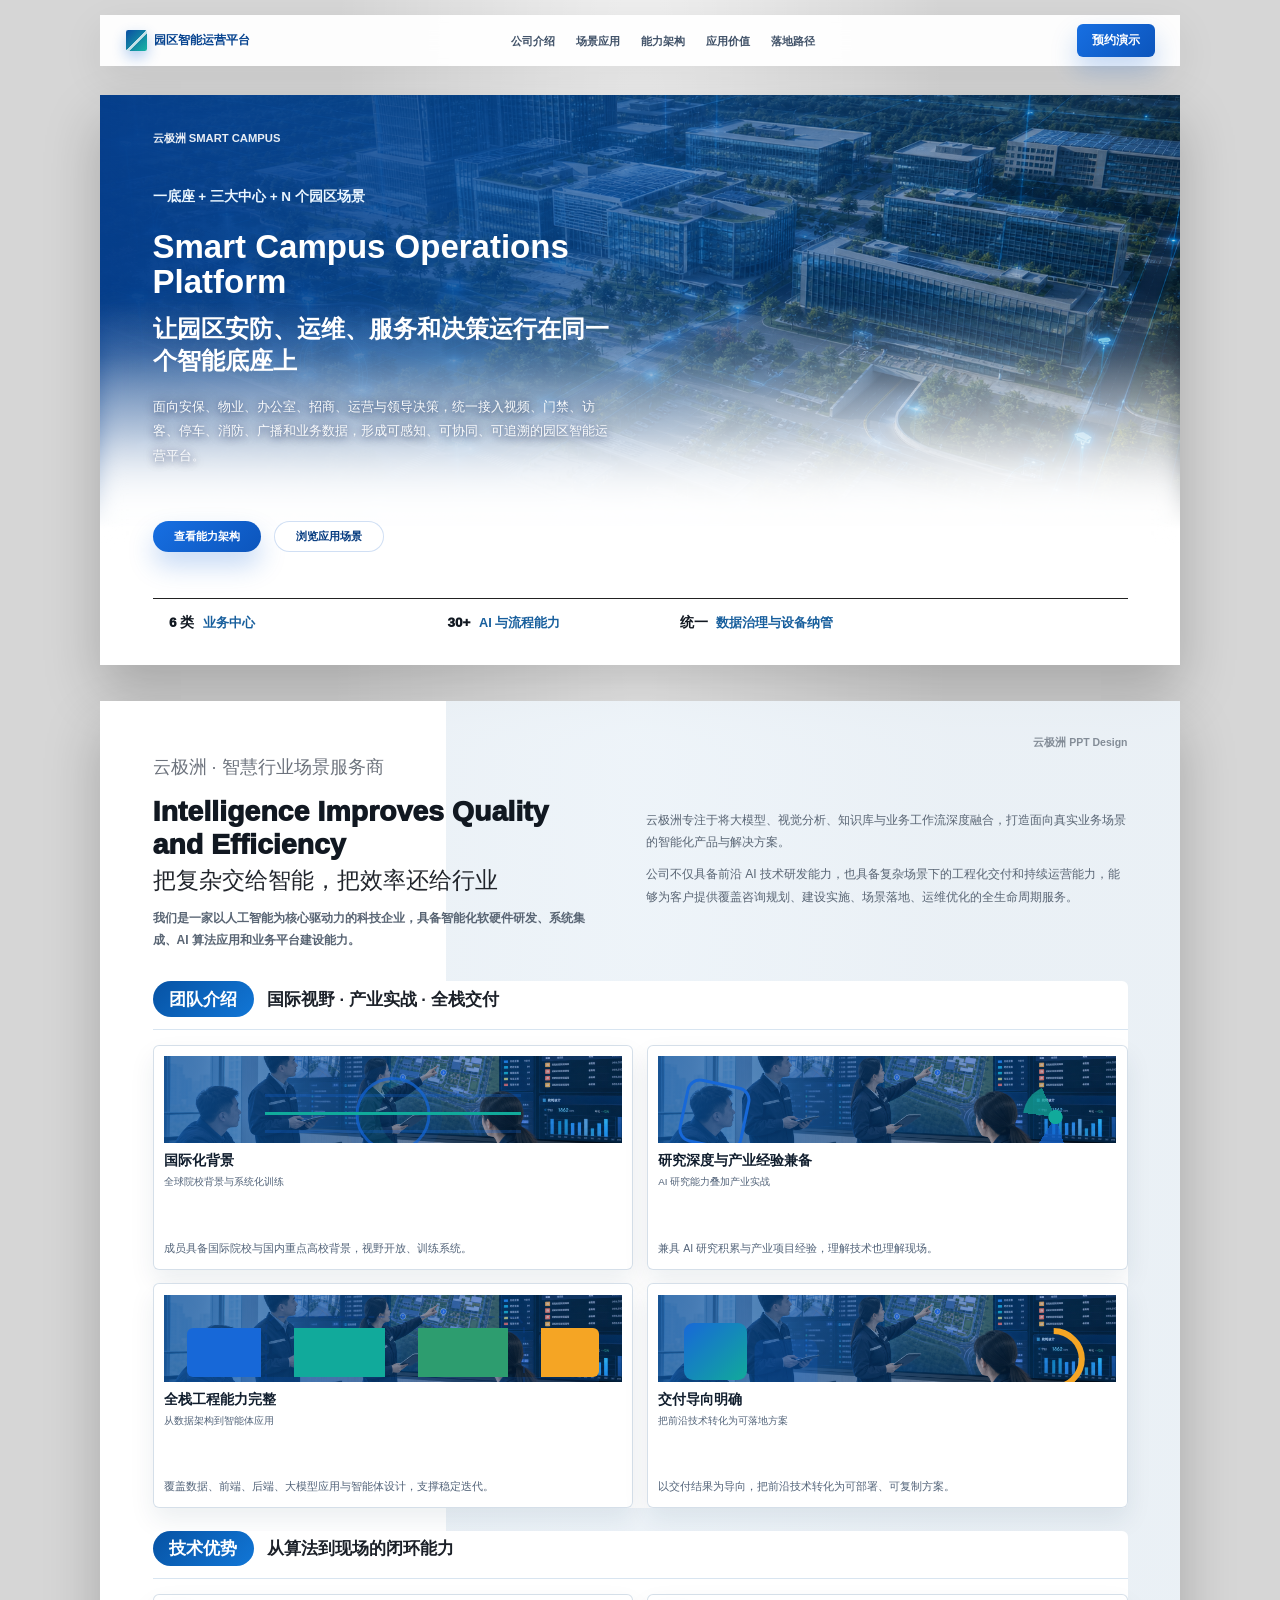
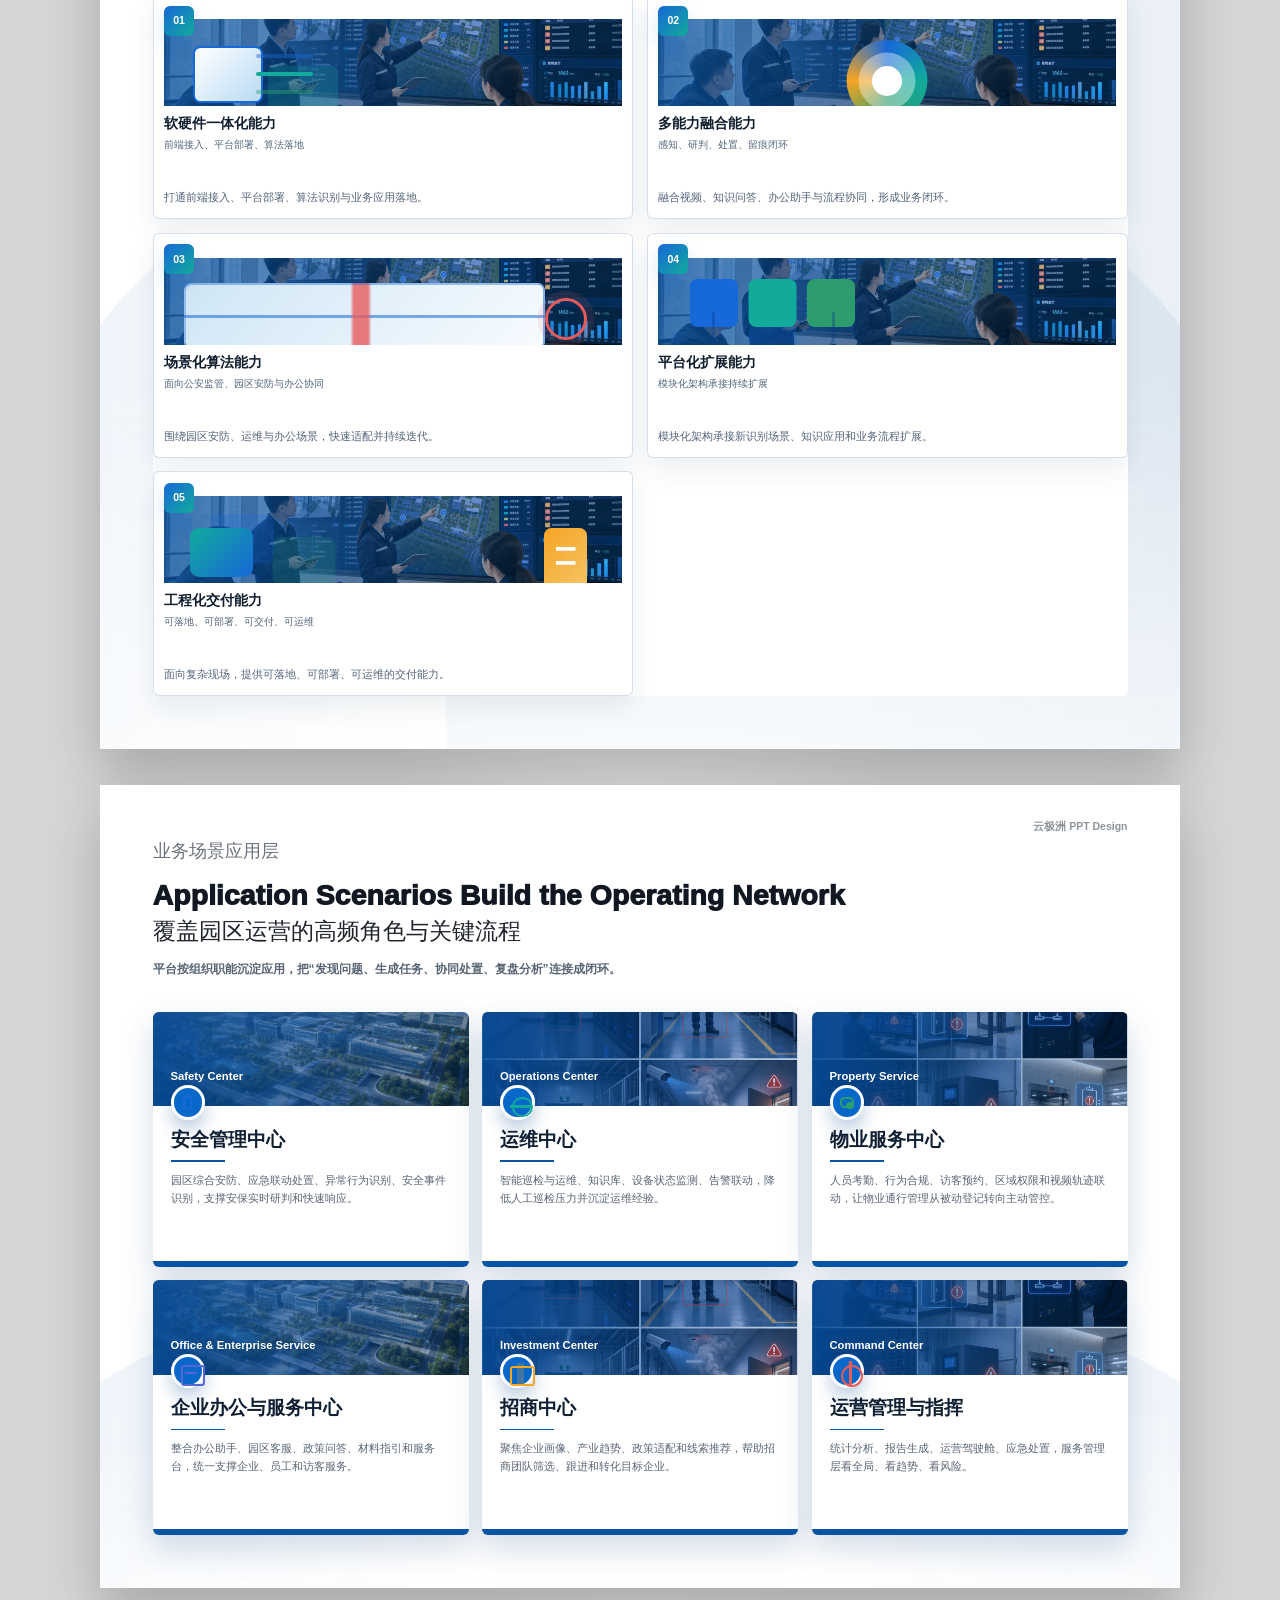
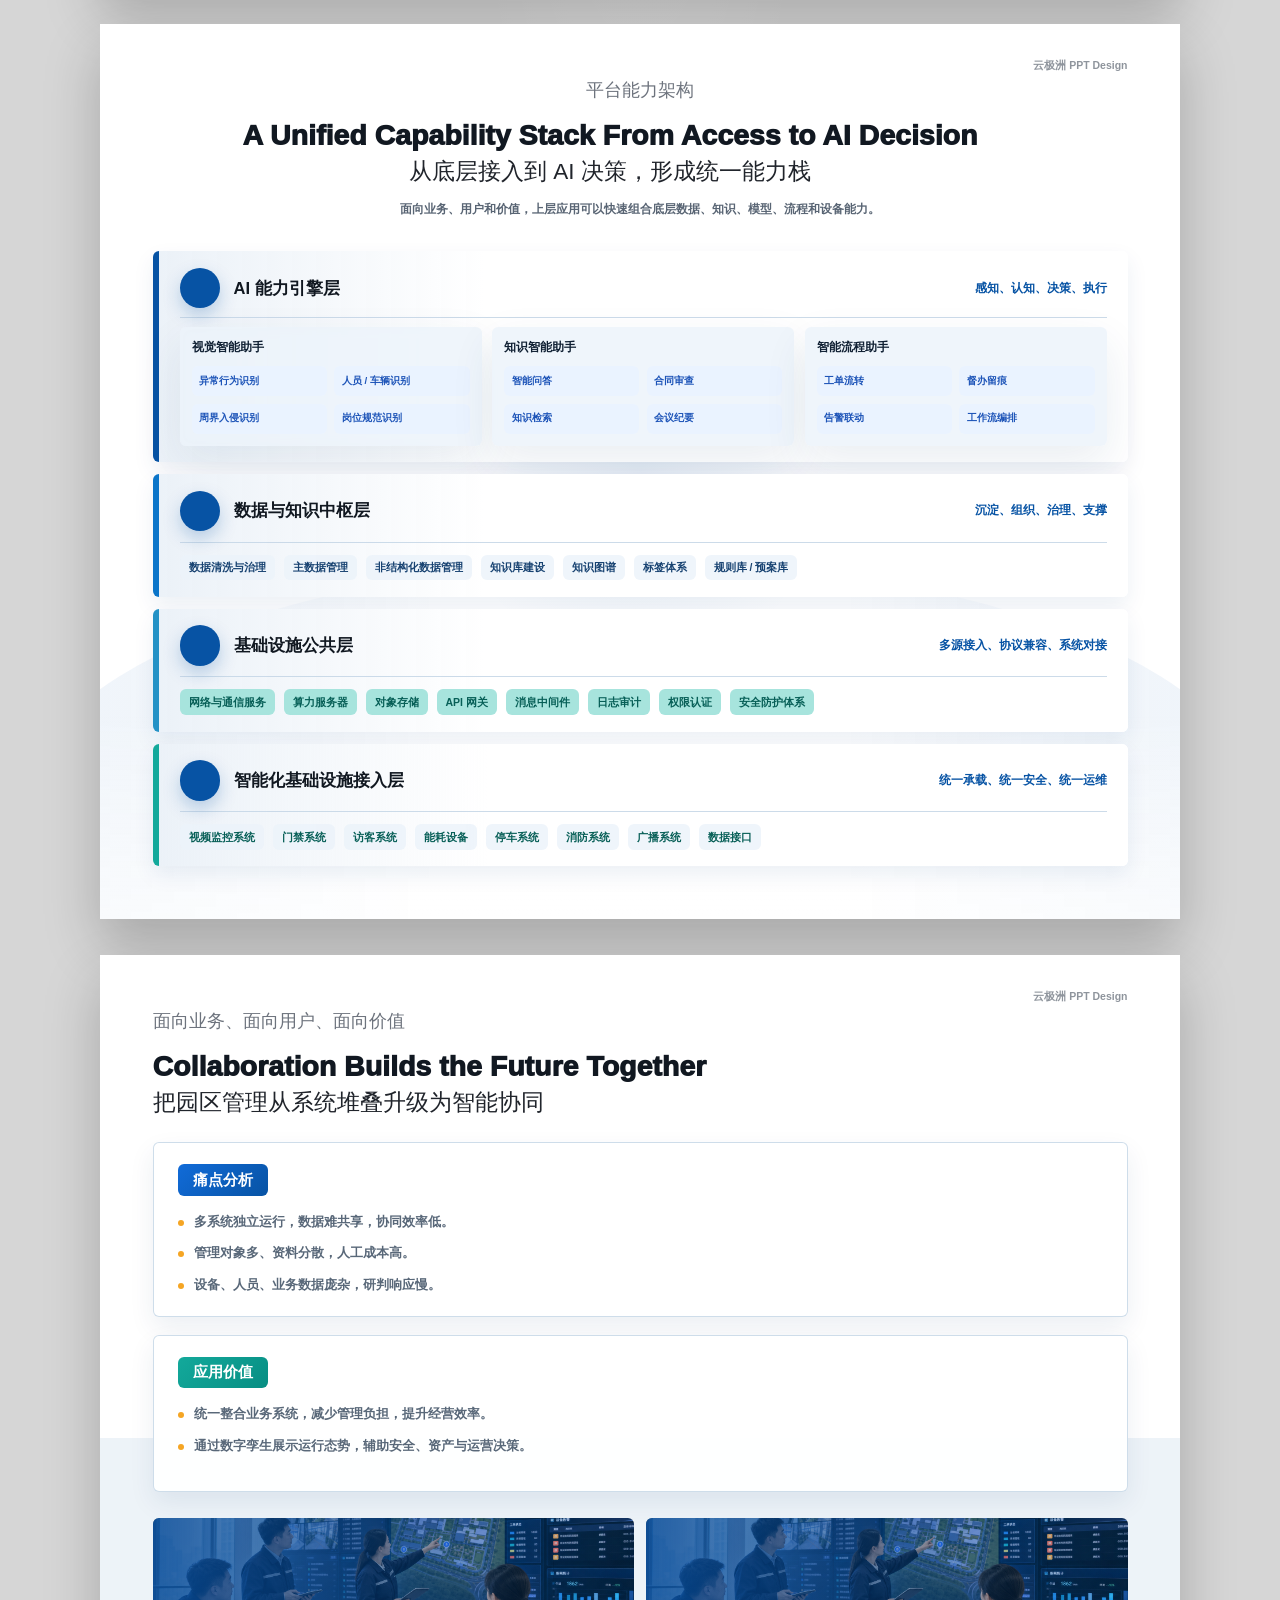
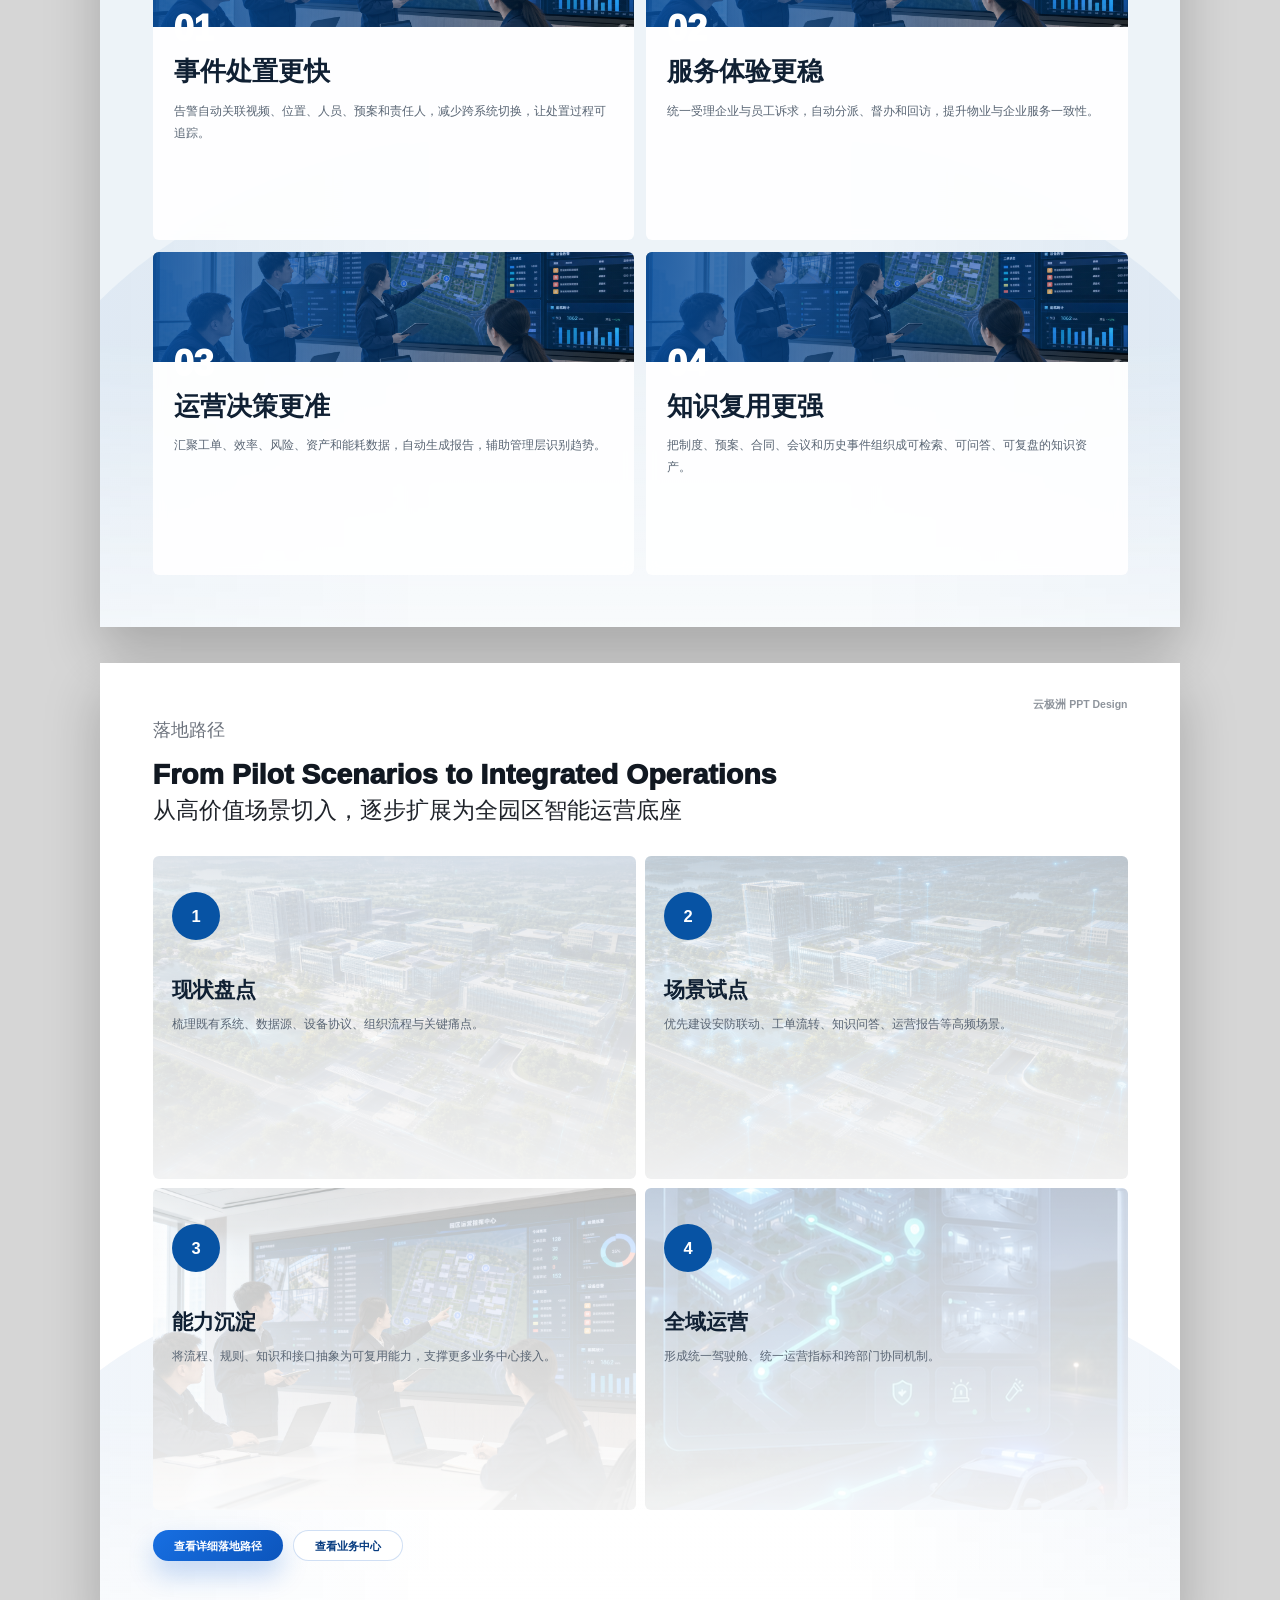
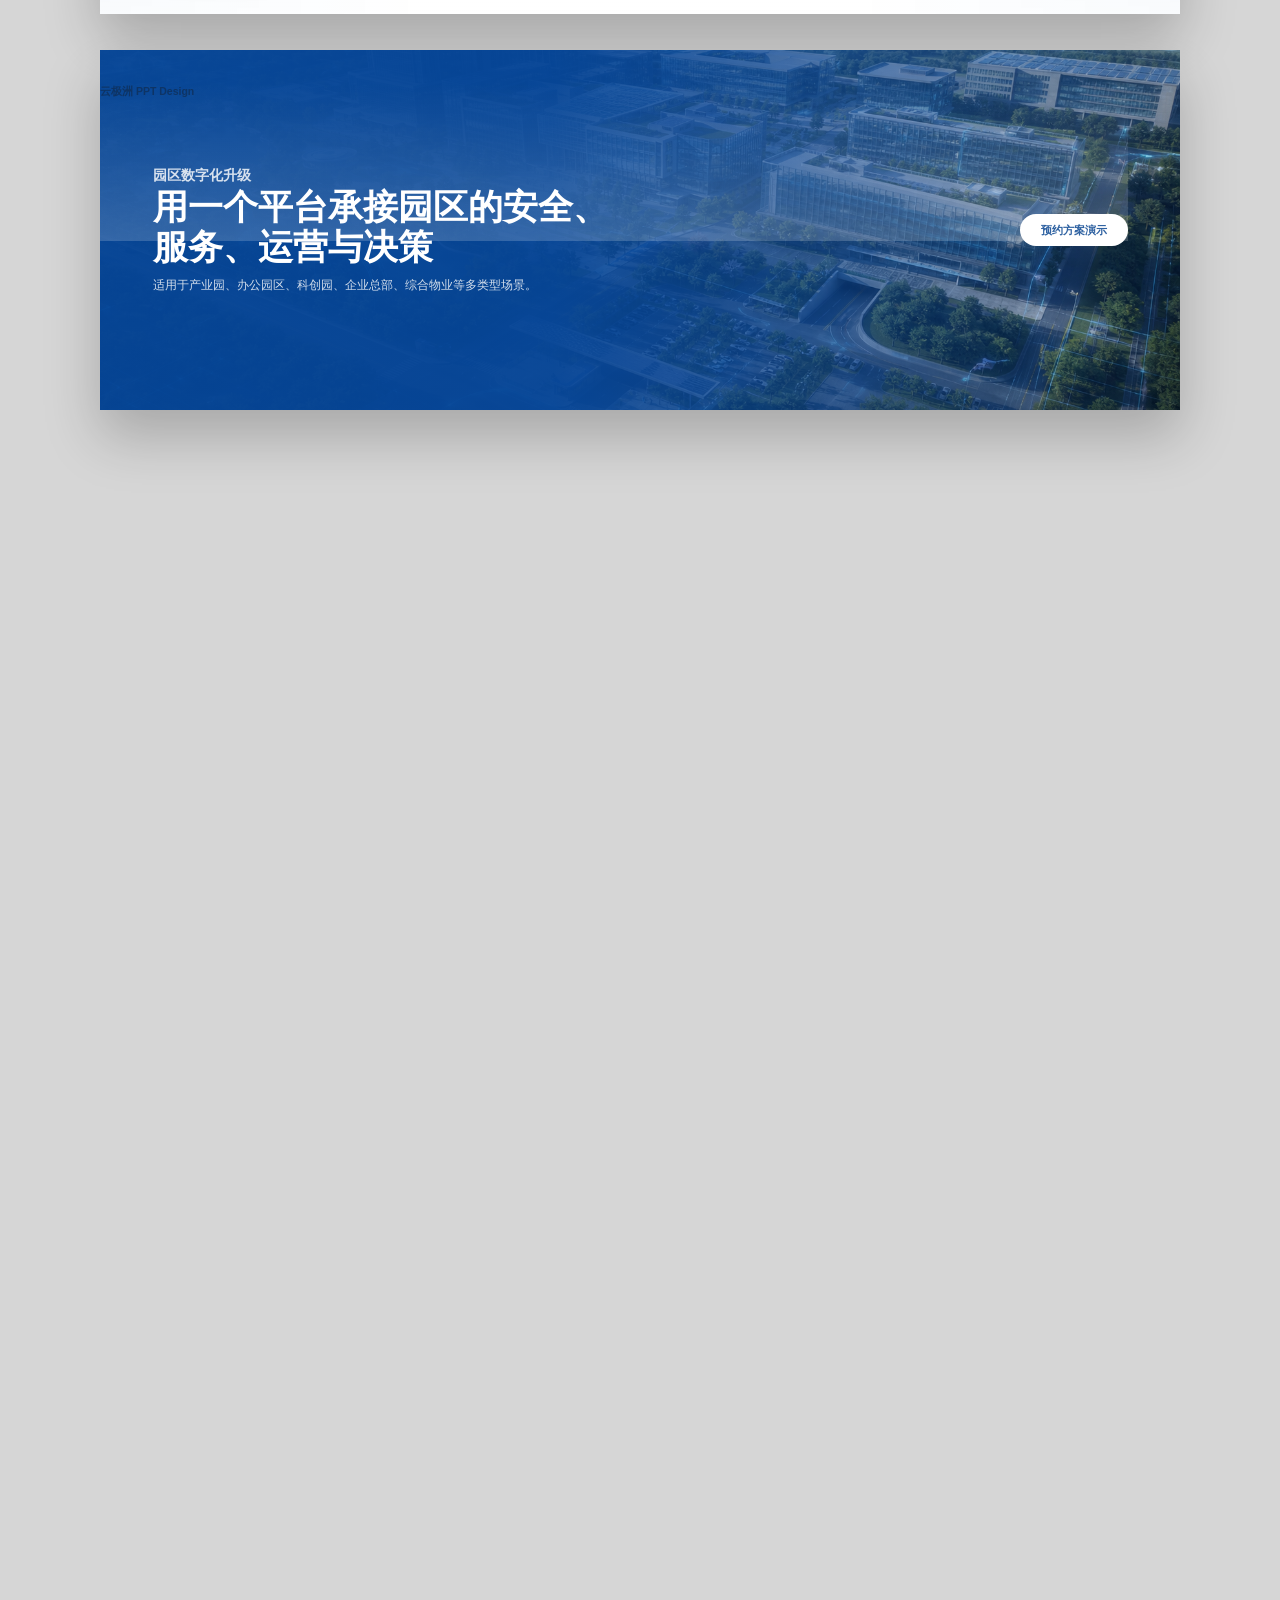
<file: index.html>
<!doctype html>
<html lang="zh-CN">
  <head>
    <meta charset="UTF-8" />
    <meta name="viewport" content="width=device-width, initial-scale=1.0" />
    <title>园区智能运营平台</title>
    <link rel="stylesheet" href="./styles.css" />
  </head>
  <body>
    <header class="site-header" aria-label="主导航">
      <a class="brand" href="#top" aria-label="园区智能运营平台首页">
        <span class="brand-mark"></span>
        <span>园区智能运营平台</span>
      </a>
      <nav class="nav-links" aria-label="页面导航">
        <a href="#company">公司介绍</a>
        <a href="#scenes">场景应用</a>
        <a href="#architecture">能力架构</a>
        <a href="#value">应用价值</a>
        <a href="#implementation">落地路径</a>
      </nav>
      <a class="nav-action" href="#contact">预约演示</a>
    </header>

    <main id="top">
      <section class="hero">
        <div class="hero-copy">
          <span class="slide-brand">云极洲 SMART CAMPUS</span>
          <p class="eyebrow">一底座 + 三大中心 + N 个园区场景</p>
          <h1><span>Smart Campus Operations Platform</span>让园区安防、运维、服务和决策运行在同一个智能底座上</h1>
          <p class="hero-lede">
            面向安保、物业、办公室、招商、运营与领导决策，统一接入视频、门禁、访客、停车、消防、广播和业务数据，形成可感知、可协同、可追溯的园区智能运营平台。
          </p>
          <div class="hero-actions">
            <a class="primary-button" href="#architecture">查看能力架构</a>
            <a class="secondary-button" href="#scenes">浏览应用场景</a>
          </div>
          <div class="hero-metrics" aria-label="平台关键指标">
            <a class="metric-card" href="./business-centers.html" aria-label="查看 6 类业务中心详情">
              <strong>6 类</strong>
              <span>业务中心</span>
            </a>
            <a class="metric-card" href="./ai-capabilities.html" aria-label="查看 30+ AI 与流程能力详情">
              <strong>30+</strong>
              <span>AI 与流程能力</span>
            </a>
            <a class="metric-card" href="./data-governance.html" aria-label="查看统一数据治理与设备纳管详情">
              <strong>统一</strong>
              <span>数据治理与设备纳管</span>
            </a>
          </div>
        </div>
        <div class="hero-visual cockpit-wrap" aria-label="智慧园区安防驾驶舱展示">
          <div class="cockpit">
            <div class="cockpit-topbar">
              <span>2026-05-11&nbsp;&nbsp;12:00:00</span>
              <strong>智慧园区安防系统</strong>
              <span>20-28°C&nbsp;&nbsp;设备在线 98.6%</span>
            </div>
            <div class="cockpit-tabs">
              <span>园区态势</span>
              <span>重点区域</span>
              <span>安防抓拍</span>
              <span>设备状态</span>
            </div>

            <div class="cockpit-main">
              <aside class="hud-panel hud-left">
                <h3>重点区域巡检</h3>
                <div class="camera-list">
                  <div><img src="./assets/security/camera-main-gate.png" alt=""><span>园区主入口</span><b>在线</b></div>
                  <div><img src="./assets/security/camera-office-south.png" alt=""><span>办公楼南入口</span><b>在线</b></div>
                  <div><img src="./assets/security/camera-parking-a.png" alt=""><span>A区停车场</span><b>在线</b></div>
                </div>
                <h3>本月风险事件</h3>
                <div class="risk-bars">
                  <label><span>周界入侵</span><i style="--w: 82%"></i><b>132</b></label>
                  <label><span>通道占用</span><i style="--w: 64%"></i><b>98</b></label>
                  <label><span>消防告警</span><i style="--w: 46%"></i><b>66</b></label>
                  <label><span>异常停留</span><i style="--w: 38%"></i><b>52</b></label>
                </div>
              </aside>

              <div class="campus-stage" aria-hidden="true">
                <div class="aerial-map">
                  <img src="./assets/security/security-cockpit-campus.png" alt="" />
                  <span class="map-label l1">园区主大门</span>
                  <span class="map-label l2">办公楼群入口</span>
                  <span class="map-label l3">A区停车场</span>
                  <span class="map-label l4">研发办公楼</span>
                  <span class="map-camera cam-a"></span>
                  <span class="map-camera cam-b"></span>
                  <span class="map-camera cam-c"></span>
                  <span class="map-camera cam-d"></span>
                  <span class="map-pin pin-a">1</span>
                  <span class="map-pin pin-b">2</span>
                  <span class="map-pin pin-c">3</span>
                  <span class="map-pin pin-d">4</span>
                  <span class="map-status status-a">门禁正常</span>
                  <span class="map-status status-b">消防联动</span>
                  <span class="map-alert alert-a">周界告警</span>
                  <span class="map-alert alert-b">异常停留</span>
                </div>
              </div>

              <aside class="hud-panel hud-right">
                <h3>本月事件类型</h3>
                <div class="donut-chart"><span>348<small>件</small></span></div>
                <div class="legend">
                  <span><i class="c1"></i>门禁异常 <b>139</b></span>
                  <span><i class="c2"></i>周界告警 <b>104</b></span>
                  <span><i class="c3"></i>车辆事件 <b>42</b></span>
                  <span><i class="c4"></i>消防隐患 <b>63</b></span>
                </div>
                <h3>告警趋势</h3>
                <div class="trend-card">
                  <svg viewBox="0 0 240 100" role="img" aria-label="告警趋势折线图">
                    <line x1="8" y1="78" x2="232" y2="78" />
                    <line x1="8" y1="52" x2="232" y2="52" />
                    <line x1="8" y1="26" x2="232" y2="26" />
                    <polyline points="8,76 48,62 88,66 128,38 168,52 208,28 232,42" />
                    <g>
                      <circle cx="8" cy="76" r="4" />
                      <circle cx="48" cy="62" r="4" />
                      <circle cx="88" cy="66" r="4" />
                      <circle cx="128" cy="38" r="4" />
                      <circle cx="168" cy="52" r="4" />
                      <circle cx="208" cy="28" r="4" />
                      <circle cx="232" cy="42" r="4" />
                    </g>
                    <text x="8" y="96">一周</text>
                    <text x="88" y="96">三周</text>
                    <text x="168" y="96">五周</text>
                    <text x="214" y="96">本周</text>
                  </svg>
                </div>
              </aside>
            </div>

            <div class="cockpit-dock">
              <div><strong>98.6%</strong><span>设备在线率</span></div>
              <div><strong>1,286</strong><span>视频点位</span></div>
              <div><strong>12</strong><span>待协同工单</span></div>
              <div><strong>4m</strong><span>平均响应</span></div>
            </div>
          </div>
        </div>
      </section>

      <section id="company" class="section company-section">
        <div class="company-intro">
          <div class="section-heading">
            <p class="eyebrow">云极洲 · 智慧行业场景服务商</p>
            <h2 data-en="Intelligence Improves Quality and Efficiency">把复杂交给智能，把效率还给行业</h2>
            <p>
              我们是一家以人工智能为核心驱动力的科技企业，具备智能化软硬件研发、系统集成、AI 算法应用和业务平台建设能力。
            </p>
          </div>
          <div class="company-copy">
            <p>
              云极洲专注于将大模型、视觉分析、知识库与业务工作流深度融合，打造面向真实业务场景的智能化产品与解决方案。
            </p>
            <p>
              公司不仅具备前沿 AI 技术研发能力，也具备复杂场景下的工程化交付和持续运营能力，能够为客户提供覆盖咨询规划、建设实施、场景落地、运维优化的全生命周期服务。
            </p>
          </div>
        </div>

        <div class="company-columns">
          <article class="company-panel">
            <div class="panel-title">
              <span>团队介绍</span>
              <strong>国际视野 · 产业实战 · 全栈交付</strong>
            </div>
            <div class="browse-hint">左右滑动浏览，图文信息直接展示</div>
            <div class="drop-slider" data-slider="team" aria-label="团队介绍滑动浏览">
              <article class="drop-card">
                <div class="card-head">
                  <span class="story-visual team-global" aria-hidden="true"></span>
                  <span class="story-title">
                    <b>国际化背景</b>
                    <small>全球院校背景与系统化训练</small>
                  </span>
                </div>
                <p>成员具备国际院校与国内重点高校背景，视野开放、训练系统。</p>
              </article>
              <article class="drop-card">
                <div class="card-head">
                  <span class="story-visual team-research" aria-hidden="true"></span>
                  <span class="story-title">
                    <b>研究深度与产业经验兼备</b>
                    <small>AI 研究能力叠加产业实战</small>
                  </span>
                </div>
                <p>兼具 AI 研究积累与产业项目经验，理解技术也理解现场。</p>
              </article>
              <article class="drop-card">
                <div class="card-head">
                  <span class="story-visual team-engineering" aria-hidden="true"></span>
                  <span class="story-title">
                    <b>全栈工程能力完整</b>
                    <small>从数据架构到智能体应用</small>
                  </span>
                </div>
                <p>覆盖数据、前端、后端、大模型应用与智能体设计，支撑稳定迭代。</p>
              </article>
              <article class="drop-card">
                <div class="card-head">
                  <span class="story-visual team-delivery" aria-hidden="true"></span>
                  <span class="story-title">
                    <b>交付导向明确</b>
                    <small>把前沿技术转化为可落地方案</small>
                  </span>
                </div>
                <p>以交付结果为导向，把前沿技术转化为可部署、可复制方案。</p>
              </article>
            </div>
          </article>

          <article class="company-panel">
            <div class="panel-title">
              <span>技术优势</span>
              <strong>从算法到现场的闭环能力</strong>
            </div>
            <div class="browse-hint">左右滑动浏览，图文信息直接展示</div>
            <div class="drop-slider" data-slider="advantage" aria-label="技术优势滑动浏览">
              <article class="drop-card">
                <div class="card-head">
                  <span class="story-index">01</span>
                  <span class="story-visual tech-hybrid" aria-hidden="true"></span>
                  <span class="story-title">
                    <b>软硬件一体化能力</b>
                    <small>前端接入、平台部署、算法落地</small>
                  </span>
                </div>
                <p>打通前端接入、平台部署、算法识别与业务应用落地。</p>
              </article>
              <article class="drop-card">
                <div class="card-head">
                  <span class="story-index">02</span>
                  <span class="story-visual tech-fusion" aria-hidden="true"></span>
                  <span class="story-title">
                    <b>多能力融合能力</b>
                    <small>感知、研判、处置、留痕闭环</small>
                  </span>
                </div>
                <p>融合视频、知识问答、办公助手与流程协同，形成业务闭环。</p>
              </article>
              <article class="drop-card">
                <div class="card-head">
                  <span class="story-index">03</span>
                  <span class="story-visual tech-scene" aria-hidden="true"></span>
                  <span class="story-title">
                    <b>场景化算法能力</b>
                    <small>面向公安监管、园区安防与办公协同</small>
                  </span>
                </div>
                <p>围绕园区安防、运维与办公场景，快速适配并持续迭代。</p>
              </article>
              <article class="drop-card">
                <div class="card-head">
                  <span class="story-index">04</span>
                  <span class="story-visual tech-platform" aria-hidden="true"></span>
                  <span class="story-title">
                    <b>平台化扩展能力</b>
                    <small>模块化架构承接持续扩展</small>
                  </span>
                </div>
                <p>模块化架构承接新识别场景、知识应用和业务流程扩展。</p>
              </article>
              <article class="drop-card">
                <div class="card-head">
                  <span class="story-index">05</span>
                  <span class="story-visual tech-delivery" aria-hidden="true"></span>
                  <span class="story-title">
                    <b>工程化交付能力</b>
                    <small>可落地、可部署、可交付、可运维</small>
                  </span>
                </div>
                <p>面向复杂现场，提供可落地、可部署、可运维的交付能力。</p>
              </article>
            </div>
          </article>
        </div>
      </section>

      <section id="scenes" class="section">
        <div class="section-heading">
          <p class="eyebrow">业务场景应用层</p>
          <h2 data-en="Application Scenarios Build the Operating Network">覆盖园区运营的高频角色与关键流程</h2>
          <p>平台按组织职能沉淀应用，把“发现问题、生成任务、协同处置、复盘分析”连接成闭环。</p>
        </div>
        <div class="scene-grid">
          <a class="scene-card scene-link" href="./safety.html" aria-label="进入安全管理中心二级页" data-en="Safety Center">
            <span class="scene-icon shield"></span>
            <h3>安全管理中心</h3>
            <p>园区综合安防、应急联动处置、异常行为识别、安全事件识别，支撑安保实时研判和快速响应。</p>
          </a>
          <a class="scene-card scene-link" href="./operations.html" aria-label="进入运维中心二级页" data-en="Operations Center">
            <span class="scene-icon patrol"></span>
            <h3>运维中心</h3>
            <p>智能巡检与运维、知识库、设备状态监测、告警联动，降低人工巡检压力并沉淀运维经验。</p>
          </a>
          <a class="scene-card scene-link" href="./property.html" aria-label="进入物业服务中心二级页" data-en="Property Service">
            <span class="scene-icon service"></span>
            <h3>物业服务中心</h3>
            <p>人员考勤、行为合规、访客预约、区域权限和视频轨迹联动，让物业通行管理从被动登记转向主动管控。</p>
          </a>
          <a class="scene-card scene-link" href="./office.html" aria-label="进入企业办公与服务中心二级页" data-en="Office & Enterprise Service">
            <span class="scene-icon office"></span>
            <h3>企业办公与服务中心</h3>
            <p>整合办公助手、园区客服、政策问答、材料指引和服务台，统一支撑企业、员工和访客服务。</p>
          </a>
          <a class="scene-card scene-link" href="./investment.html" aria-label="进入招商中心二级页" data-en="Investment Center">
            <span class="scene-icon enterprise"></span>
            <h3>招商中心</h3>
            <p>聚焦企业画像、产业趋势、政策适配和线索推荐，帮助招商团队筛选、跟进和转化目标企业。</p>
          </a>
          <a class="scene-card scene-link" href="./command.html" aria-label="进入运营管理与指挥二级页" data-en="Command Center">
            <span class="scene-icon command"></span>
            <h3>运营管理与指挥</h3>
            <p>统计分析、报告生成、运营驾驶舱、应急处置，服务管理层看全局、看趋势、看风险。</p>
          </a>
        </div>
      </section>

      <section id="architecture" class="section architecture">
        <div class="section-heading">
          <p class="eyebrow">平台能力架构</p>
          <h2 data-en="A Unified Capability Stack From Access to AI Decision">从底层接入到 AI 决策，形成统一能力栈</h2>
          <p>面向业务、用户和价值，上层应用可以快速组合底层数据、知识、模型、流程和设备能力。</p>
        </div>

        <div class="layer-stack">
          <article class="layer layer-ai">
            <div class="layer-title">
              <span>AI 能力引擎层</span>
              <strong>感知、认知、决策、执行</strong>
            </div>
            <div class="capability-columns">
              <div>
                <h3>视觉智能助手</h3>
                <ul>
                  <li>异常行为识别</li>
                  <li>人员 / 车辆识别</li>
                  <li>周界入侵识别</li>
                  <li>岗位规范识别</li>
                </ul>
              </div>
              <div>
                <h3>知识智能助手</h3>
                <ul>
                  <li>智能问答</li>
                  <li>合同审查</li>
                  <li>知识检索</li>
                  <li>会议纪要</li>
                </ul>
              </div>
              <div>
                <h3>智能流程助手</h3>
                <ul>
                  <li>工单流转</li>
                  <li>督办留痕</li>
                  <li>告警联动</li>
                  <li>工作流编排</li>
                </ul>
              </div>
            </div>
          </article>

          <article class="layer layer-data">
            <div class="layer-title">
              <span>数据与知识中枢层</span>
              <strong>沉淀、组织、治理、支撑</strong>
            </div>
            <div class="tag-row">
              <span>数据清洗与治理</span>
              <span>主数据管理</span>
              <span>非结构化数据管理</span>
              <span>知识库建设</span>
              <span>知识图谱</span>
              <span>标签体系</span>
              <span>规则库 / 预案库</span>
            </div>
          </article>

          <article class="layer layer-base">
            <div class="layer-title">
              <span>基础设施公共层</span>
              <strong>多源接入、协议兼容、系统对接</strong>
            </div>
            <div class="tag-row muted">
              <span>网络与通信服务</span>
              <span>算力服务器</span>
              <span>对象存储</span>
              <span>API 网关</span>
              <span>消息中间件</span>
              <span>日志审计</span>
              <span>权限认证</span>
              <span>安全防护体系</span>
            </div>
          </article>

          <article class="layer layer-access">
            <div class="layer-title">
              <span>智能化基础设施接入层</span>
              <strong>统一承载、统一安全、统一运维</strong>
            </div>
            <div class="device-strip" aria-label="接入系统">
              <span>视频监控系统</span>
              <span>门禁系统</span>
              <span>访客系统</span>
              <span>能耗设备</span>
              <span>停车系统</span>
              <span>消防系统</span>
              <span>广播系统</span>
              <span>数据接口</span>
            </div>
          </article>
        </div>
      </section>

      <section id="value" class="section value-section">
        <div class="section-heading">
          <p class="eyebrow">面向业务、面向用户、面向价值</p>
          <h2 data-en="Collaboration Builds the Future Together">把园区管理从系统堆叠升级为智能协同</h2>
        </div>
        <div class="value-summary" aria-label="痛点分析与应用价值">
          <article>
            <span>痛点分析</span>
            <ul>
              <li>多系统独立运行，数据难共享，协同效率低。</li>
              <li>管理对象多、资料分散，人工成本高。</li>
              <li>设备、人员、业务数据庞杂，研判响应慢。</li>
            </ul>
          </article>
          <article>
            <span>应用价值</span>
            <ul>
              <li>统一整合业务系统，减少管理负担，提升经营效率。</li>
              <li>通过数字孪生展示运行态势，辅助安全、资产与运营决策。</li>
            </ul>
          </article>
        </div>
        <div class="value-grid">
          <article>
            <span>01</span>
            <h3>事件处置更快</h3>
            <p>告警自动关联视频、位置、人员、预案和责任人，减少跨系统切换，让处置过程可追踪。</p>
          </article>
          <article>
            <span>02</span>
            <h3>服务体验更稳</h3>
            <p>统一受理企业与员工诉求，自动分派、督办和回访，提升物业与企业服务一致性。</p>
          </article>
          <article>
            <span>03</span>
            <h3>运营决策更准</h3>
            <p>汇聚工单、效率、风险、资产和能耗数据，自动生成报告，辅助管理层识别趋势。</p>
          </article>
          <article>
            <span>04</span>
            <h3>知识复用更强</h3>
            <p>把制度、预案、合同、会议和历史事件组织成可检索、可问答、可复盘的知识资产。</p>
          </article>
        </div>
      </section>

      <section id="implementation" class="section implementation">
        <div class="section-heading">
          <p class="eyebrow">落地路径</p>
          <h2 data-en="From Pilot Scenarios to Integrated Operations">从高价值场景切入，逐步扩展为全园区智能运营底座</h2>
        </div>
        <div class="timeline">
          <div>
            <span>1</span>
            <h3>现状盘点</h3>
            <p>梳理既有系统、数据源、设备协议、组织流程与关键痛点。</p>
          </div>
          <div>
            <span>2</span>
            <h3>场景试点</h3>
            <p>优先建设安防联动、工单流转、知识问答、运营报告等高频场景。</p>
          </div>
          <div>
            <span>3</span>
            <h3>能力沉淀</h3>
            <p>将流程、规则、知识和接口抽象为可复用能力，支撑更多业务中心接入。</p>
          </div>
          <div>
            <span>4</span>
            <h3>全域运营</h3>
            <p>形成统一驾驶舱、统一运营指标和跨部门协同机制。</p>
          </div>
        </div>
        <div class="implementation-actions">
          <a class="primary-button" href="./implementation-roadmap.html">查看详细落地路径</a>
          <a class="secondary-button" href="./business-centers.html">查看业务中心</a>
        </div>
      </section>

      <section id="contact" class="cta-section">
        <div>
          <p class="eyebrow">园区数字化升级</p>
          <h2>用一个平台承接园区的安全、服务、运营与决策</h2>
          <p>适用于产业园、办公园区、科创园、企业总部、综合物业等多类型场景。</p>
        </div>
        <a class="primary-button light" href="mailto:demo@example.com">预约方案演示</a>
      </section>
    </main>

    <button class="back-top" type="button" aria-label="返回顶部">↑</button>
    <script src="./script.js"></script>
  </body>
</html>
</file>
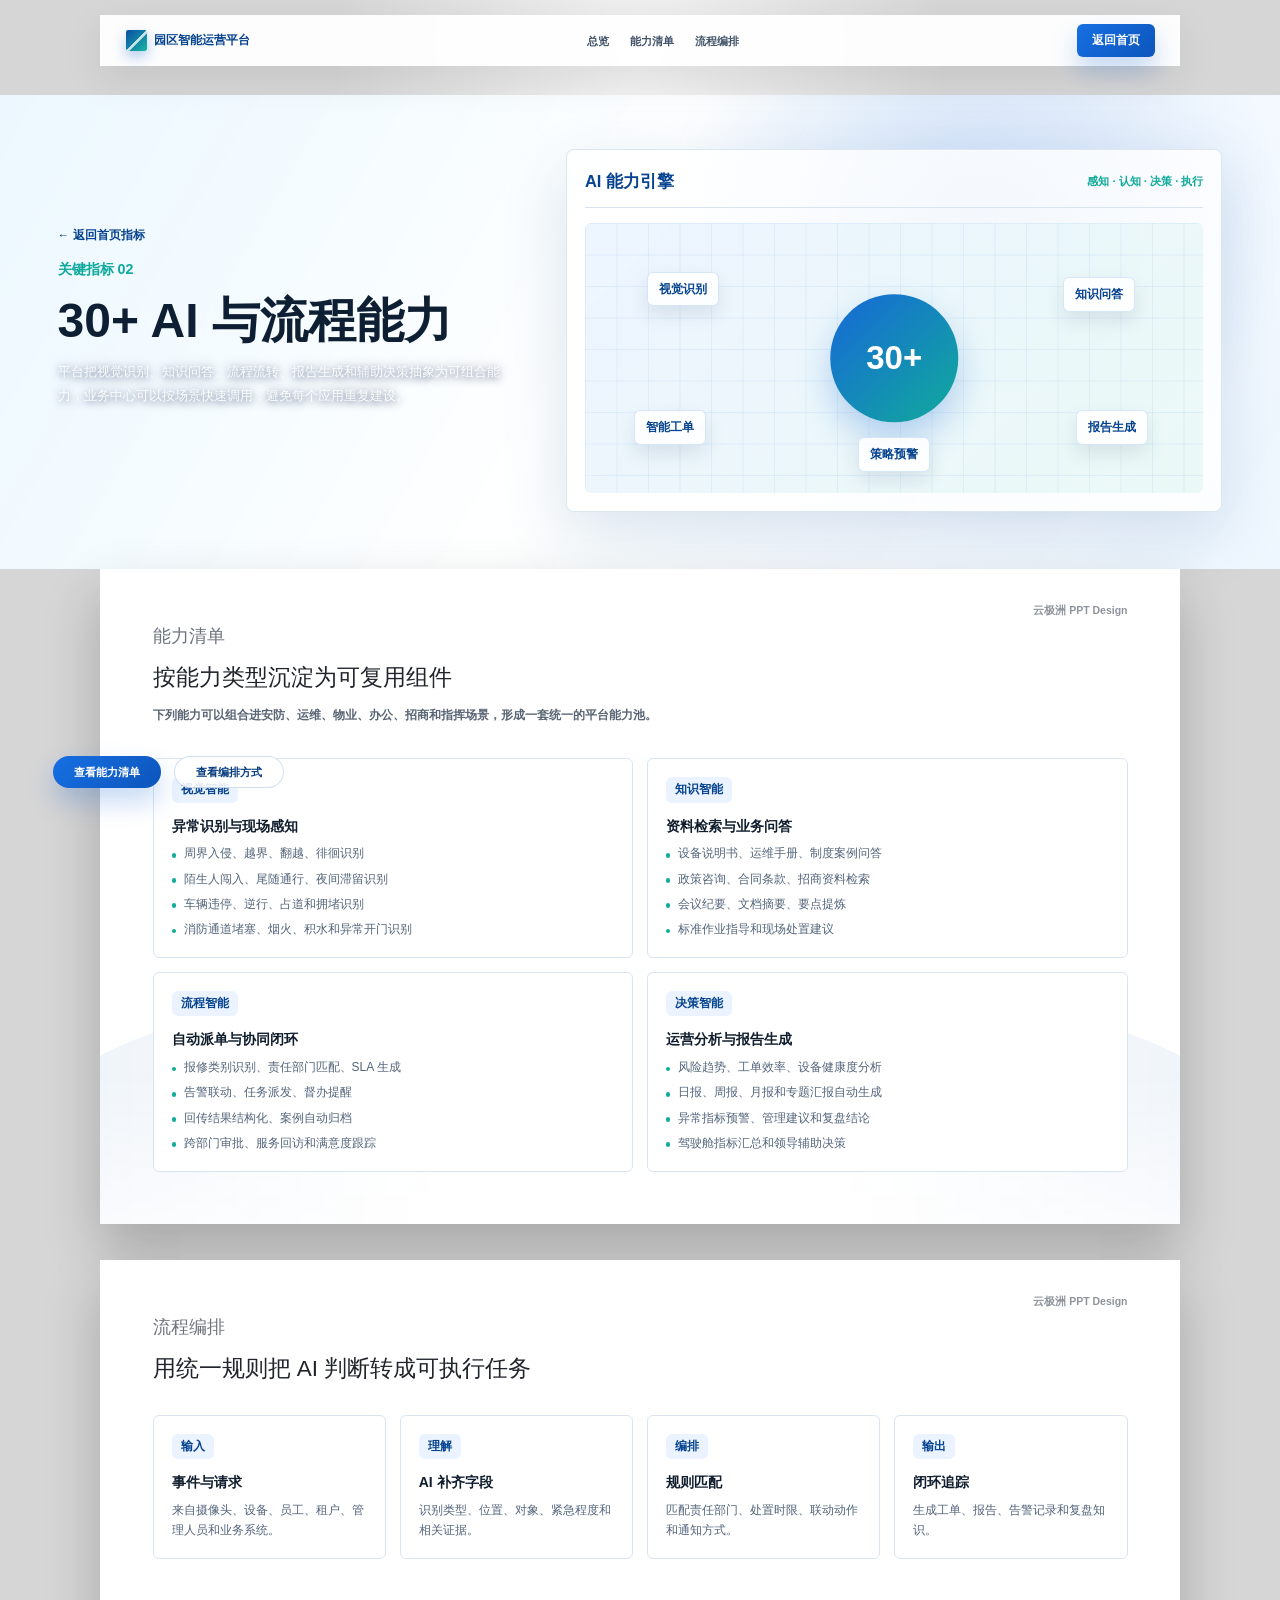
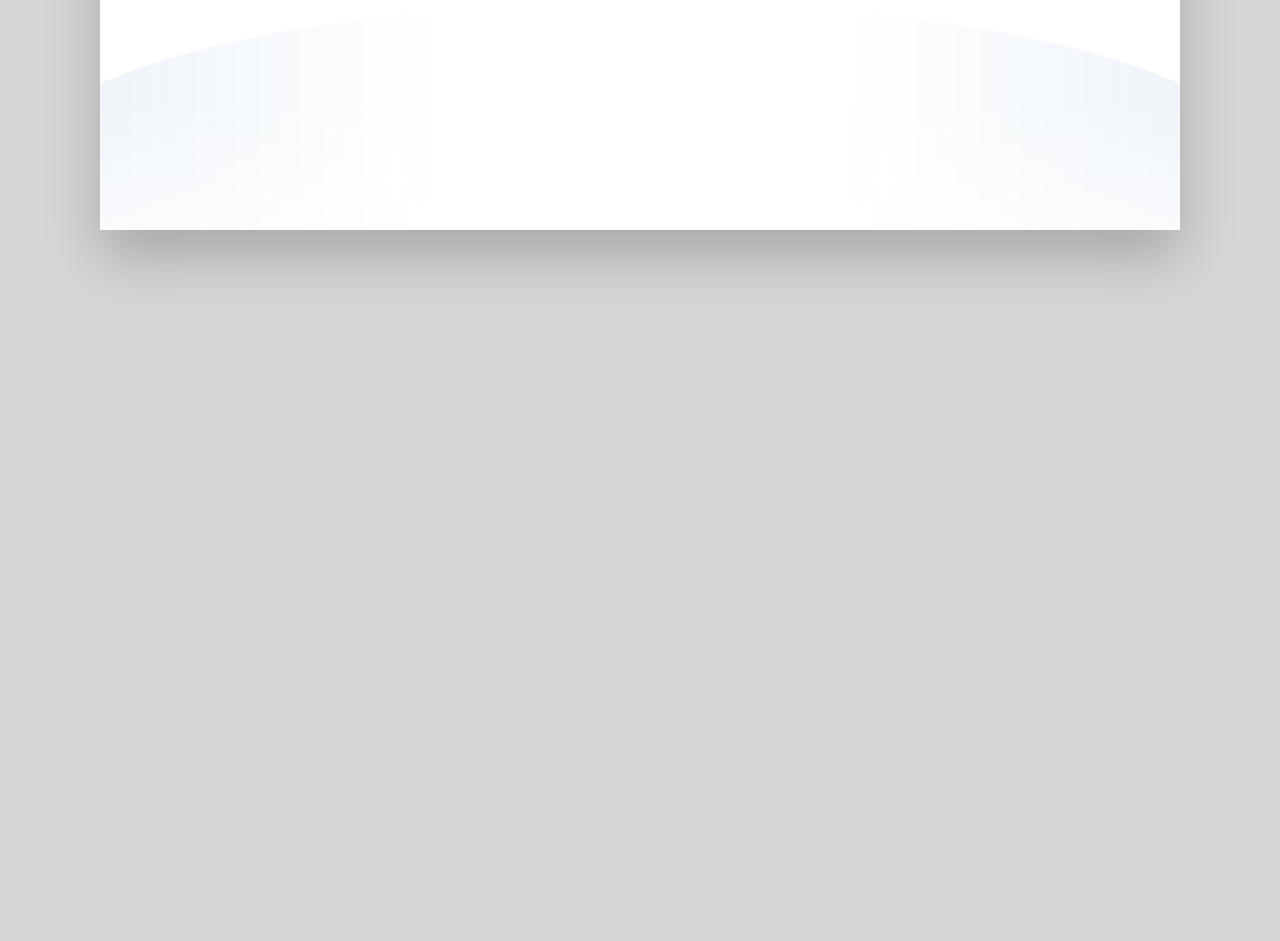
<file: ai-capabilities.html>
<!doctype html>
<html lang="zh-CN">
  <head>
    <meta charset="UTF-8" />
    <meta name="viewport" content="width=device-width, initial-scale=1.0" />
    <title>30+ AI 与流程能力｜园区智能运营平台</title>
    <link rel="stylesheet" href="./styles.css" />
  </head>
  <body>
    <header class="site-header" aria-label="主导航">
      <a class="brand" href="./index.html#top" aria-label="返回园区智能运营平台首页">
        <span class="brand-mark"></span>
        <span>园区智能运营平台</span>
      </a>
      <nav class="nav-links" aria-label="页面导航">
        <a href="#overview">总览</a>
        <a href="#capabilities">能力清单</a>
        <a href="#workflow">流程编排</a>
      </nav>
      <a class="nav-action" href="./index.html#top">返回首页</a>
    </header>

    <main id="top">
      <section class="detail-hero ai-detail-hero" id="overview">
        <div class="module-hero-copy">
          <a class="back-link" href="./index.html#top">← 返回首页指标</a>
          <p class="eyebrow">关键指标 02</p>
          <h1>30+ AI 与流程能力</h1>
          <p class="hero-lede">
            平台把视觉识别、知识问答、流程流转、报告生成和辅助决策抽象为可组合能力，业务中心可以按场景快速调用，避免每个应用重复建设。
          </p>
          <div class="hero-actions">
            <a class="primary-button" href="#capabilities">查看能力清单</a>
            <a class="secondary-button" href="#workflow">查看编排方式</a>
          </div>
        </div>
        <div class="detail-board ai-board">
          <div class="detail-board-header">
            <span>AI 能力引擎</span>
            <strong>感知 · 认知 · 决策 · 执行</strong>
          </div>
          <div class="ai-radar" aria-label="AI 能力引擎图示">
            <strong>30+</strong>
            <span>视觉识别</span>
            <span>知识问答</span>
            <span>智能工单</span>
            <span>报告生成</span>
            <span>策略预警</span>
          </div>
        </div>
      </section>

      <section class="section detail-section" id="capabilities">
        <div class="section-heading">
          <p class="eyebrow">能力清单</p>
          <h2>按能力类型沉淀为可复用组件</h2>
          <p>下列能力可以组合进安防、运维、物业、办公、招商和指挥场景，形成一套统一的平台能力池。</p>
        </div>
        <div class="capability-detail-grid">
          <article>
            <span>视觉智能</span>
            <h3>异常识别与现场感知</h3>
            <ul>
              <li>周界入侵、越界、翻越、徘徊识别</li>
              <li>陌生人闯入、尾随通行、夜间滞留识别</li>
              <li>车辆违停、逆行、占道和拥堵识别</li>
              <li>消防通道堵塞、烟火、积水和异常开门识别</li>
            </ul>
          </article>
          <article>
            <span>知识智能</span>
            <h3>资料检索与业务问答</h3>
            <ul>
              <li>设备说明书、运维手册、制度案例问答</li>
              <li>政策咨询、合同条款、招商资料检索</li>
              <li>会议纪要、文档摘要、要点提炼</li>
              <li>标准作业指导和现场处置建议</li>
            </ul>
          </article>
          <article>
            <span>流程智能</span>
            <h3>自动派单与协同闭环</h3>
            <ul>
              <li>报修类别识别、责任部门匹配、SLA 生成</li>
              <li>告警联动、任务派发、督办提醒</li>
              <li>回传结果结构化、案例自动归档</li>
              <li>跨部门审批、服务回访和满意度跟踪</li>
            </ul>
          </article>
          <article>
            <span>决策智能</span>
            <h3>运营分析与报告生成</h3>
            <ul>
              <li>风险趋势、工单效率、设备健康度分析</li>
              <li>日报、周报、月报和专题汇报自动生成</li>
              <li>异常指标预警、管理建议和复盘结论</li>
              <li>驾驶舱指标汇总和领导辅助决策</li>
            </ul>
          </article>
        </div>
      </section>

      <section class="section detail-section soft" id="workflow">
        <div class="section-heading">
          <p class="eyebrow">流程编排</p>
          <h2>用统一规则把 AI 判断转成可执行任务</h2>
        </div>
        <div class="detail-flow">
          <article><span>输入</span><h3>事件与请求</h3><p>来自摄像头、设备、员工、租户、管理人员和业务系统。</p></article>
          <article><span>理解</span><h3>AI 补齐字段</h3><p>识别类型、位置、对象、紧急程度和相关证据。</p></article>
          <article><span>编排</span><h3>规则匹配</h3><p>匹配责任部门、处置时限、联动动作和通知方式。</p></article>
          <article><span>输出</span><h3>闭环追踪</h3><p>生成工单、报告、告警记录和复盘知识。</p></article>
        </div>
      </section>
    </main>

    <button class="back-top" type="button" aria-label="返回顶部">↑</button>
    <script src="./script.js"></script>
  </body>
</html>
</file>
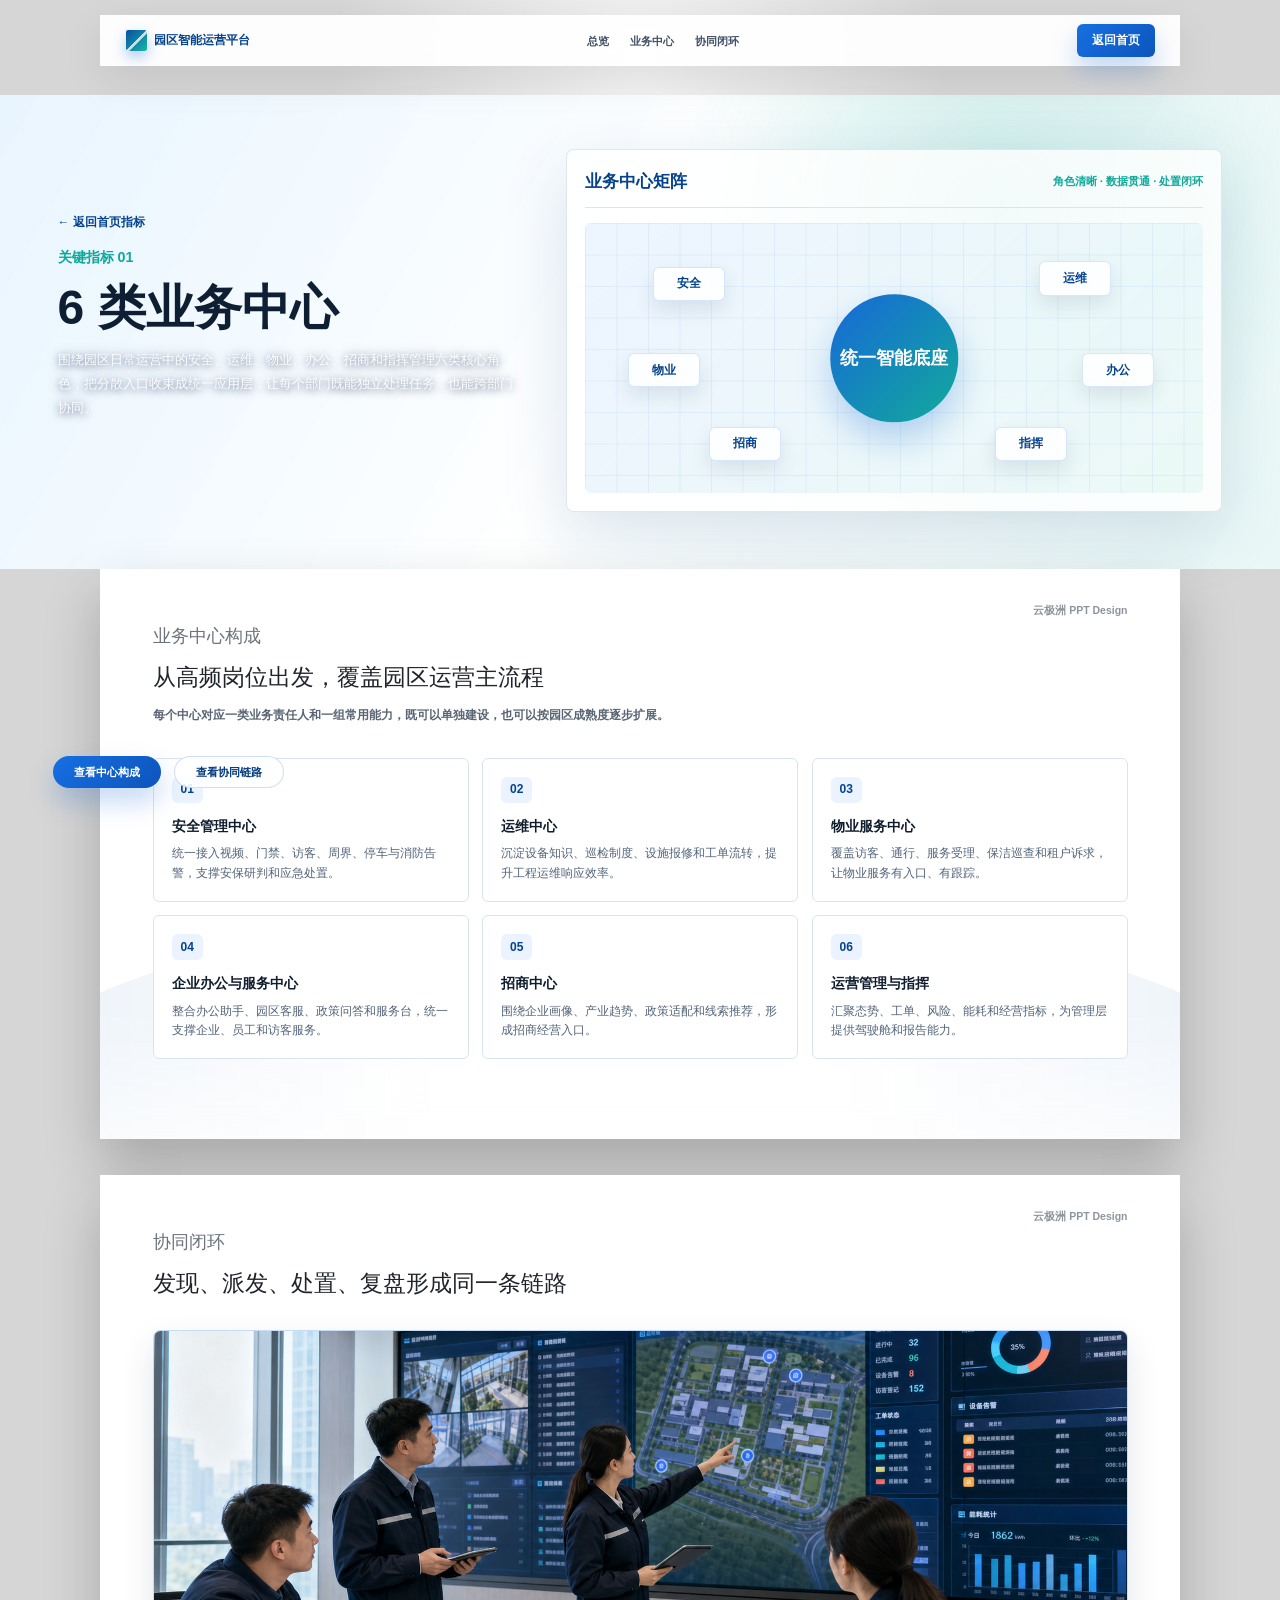
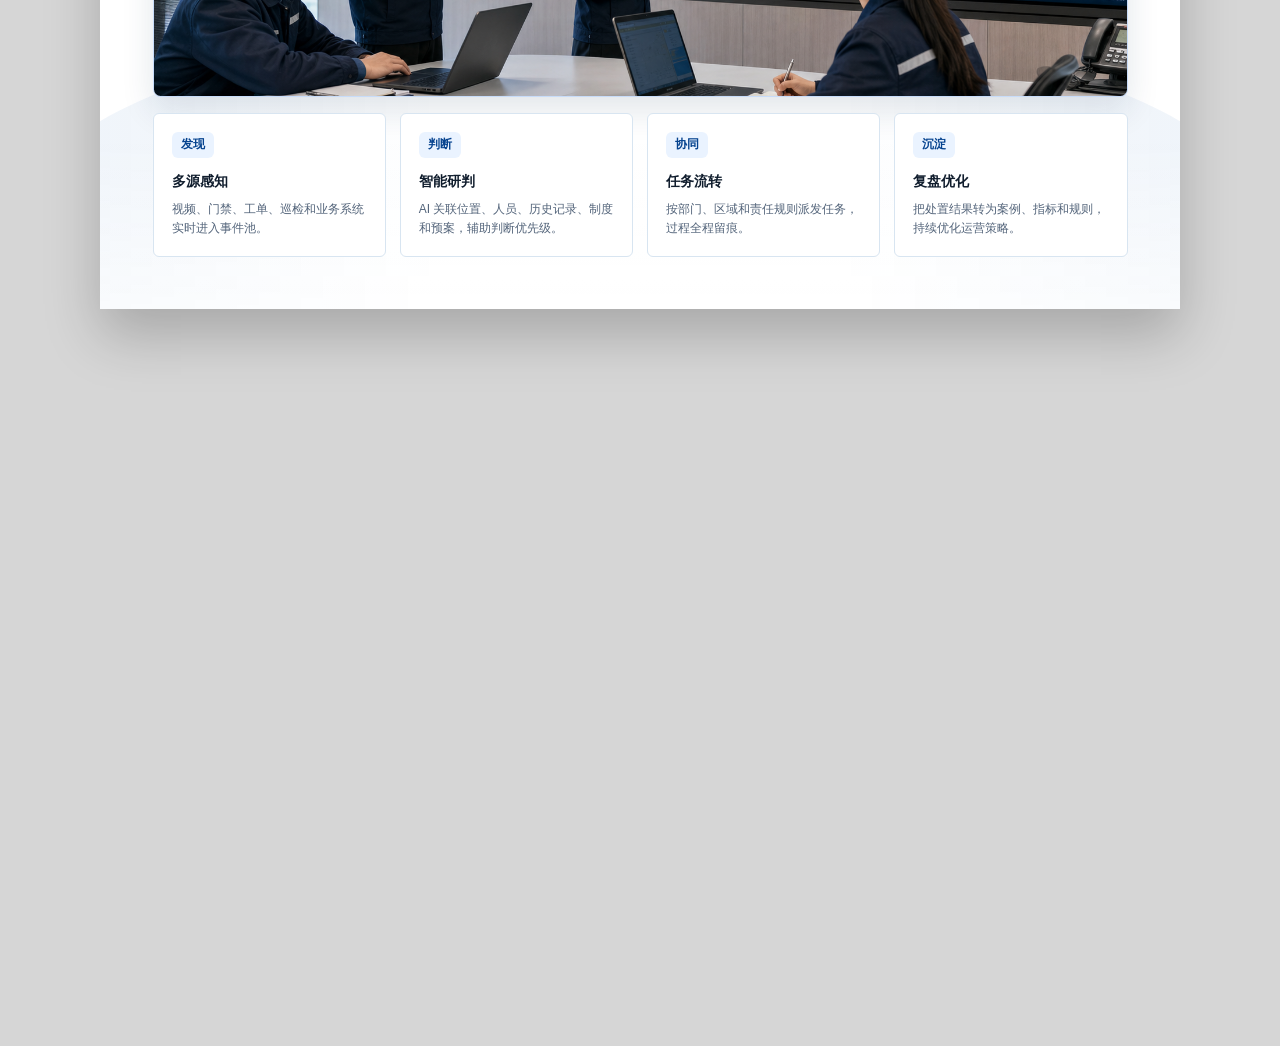
<file: business-centers.html>
<!doctype html>
<html lang="zh-CN">
  <head>
    <meta charset="UTF-8" />
    <meta name="viewport" content="width=device-width, initial-scale=1.0" />
    <title>6 类业务中心｜园区智能运营平台</title>
    <link rel="stylesheet" href="./styles.css" />
  </head>
  <body>
    <header class="site-header" aria-label="主导航">
      <a class="brand" href="./index.html#top" aria-label="返回园区智能运营平台首页">
        <span class="brand-mark"></span>
        <span>园区智能运营平台</span>
      </a>
      <nav class="nav-links" aria-label="页面导航">
        <a href="#overview">总览</a>
        <a href="#centers">业务中心</a>
        <a href="#collaboration">协同闭环</a>
      </nav>
      <a class="nav-action" href="./index.html#top">返回首页</a>
    </header>

    <main id="top">
      <section class="detail-hero" id="overview">
        <div class="module-hero-copy">
          <a class="back-link" href="./index.html#top">← 返回首页指标</a>
          <p class="eyebrow">关键指标 01</p>
          <h1>6 类业务中心</h1>
          <p class="hero-lede">
            围绕园区日常运营中的安全、运维、物业、办公、招商和指挥管理六类核心角色，把分散入口收束成统一应用层，让每个部门既能独立处理任务，也能跨部门协同。
          </p>
          <div class="hero-actions">
            <a class="primary-button" href="#centers">查看中心构成</a>
            <a class="secondary-button" href="#collaboration">查看协同链路</a>
          </div>
        </div>
        <div class="detail-board">
          <div class="detail-board-header">
            <span>业务中心矩阵</span>
            <strong>角色清晰 · 数据贯通 · 处置闭环</strong>
          </div>
          <div class="center-orbit" aria-label="六类业务中心关系">
            <strong>统一智能底座</strong>
            <span>安全</span>
            <span>运维</span>
            <span>物业</span>
            <span>办公</span>
            <span>招商</span>
            <span>指挥</span>
          </div>
        </div>
      </section>

      <section class="section detail-section" id="centers">
        <div class="section-heading">
          <p class="eyebrow">业务中心构成</p>
          <h2>从高频岗位出发，覆盖园区运营主流程</h2>
          <p>每个中心对应一类业务责任人和一组常用能力，既可以单独建设，也可以按园区成熟度逐步扩展。</p>
        </div>
        <div class="detail-card-grid">
          <a class="detail-card" href="./safety.html">
            <span>01</span>
            <h3>安全管理中心</h3>
            <p>统一接入视频、门禁、访客、周界、停车与消防告警，支撑安保研判和应急处置。</p>
          </a>
          <a class="detail-card" href="./operations.html">
            <span>02</span>
            <h3>运维中心</h3>
            <p>沉淀设备知识、巡检制度、设施报修和工单流转，提升工程运维响应效率。</p>
          </a>
          <a class="detail-card" href="./property.html">
            <span>03</span>
            <h3>物业服务中心</h3>
            <p>覆盖访客、通行、服务受理、保洁巡查和租户诉求，让物业服务有入口、有跟踪。</p>
          </a>
          <a class="detail-card" href="./office.html">
            <span>04</span>
            <h3>企业办公与服务中心</h3>
            <p>整合办公助手、园区客服、政策问答和服务台，统一支撑企业、员工和访客服务。</p>
          </a>
          <a class="detail-card" href="./investment.html">
            <span>05</span>
            <h3>招商中心</h3>
            <p>围绕企业画像、产业趋势、政策适配和线索推荐，形成招商经营入口。</p>
          </a>
          <a class="detail-card" href="./command.html">
            <span>06</span>
            <h3>运营管理与指挥</h3>
            <p>汇聚态势、工单、风险、能耗和经营指标，为管理层提供驾驶舱和报告能力。</p>
          </a>
        </div>
      </section>

      <section class="section detail-section soft" id="collaboration">
        <div class="section-heading">
          <p class="eyebrow">协同闭环</p>
          <h2>发现、派发、处置、复盘形成同一条链路</h2>
        </div>
        <figure class="collaboration-visual">
          <img src="./assets/business/collaboration-operations.png" alt="园区运营人员在指挥中心围绕大屏协同处理园区事件" />
        </figure>
        <div class="detail-flow">
          <article><span>发现</span><h3>多源感知</h3><p>视频、门禁、工单、巡检和业务系统实时进入事件池。</p></article>
          <article><span>判断</span><h3>智能研判</h3><p>AI 关联位置、人员、历史记录、制度和预案，辅助判断优先级。</p></article>
          <article><span>协同</span><h3>任务流转</h3><p>按部门、区域和责任规则派发任务，过程全程留痕。</p></article>
          <article><span>沉淀</span><h3>复盘优化</h3><p>把处置结果转为案例、指标和规则，持续优化运营策略。</p></article>
        </div>
      </section>
    </main>

    <button class="back-top" type="button" aria-label="返回顶部">↑</button>
    <script src="./script.js"></script>
  </body>
</html>
</file>
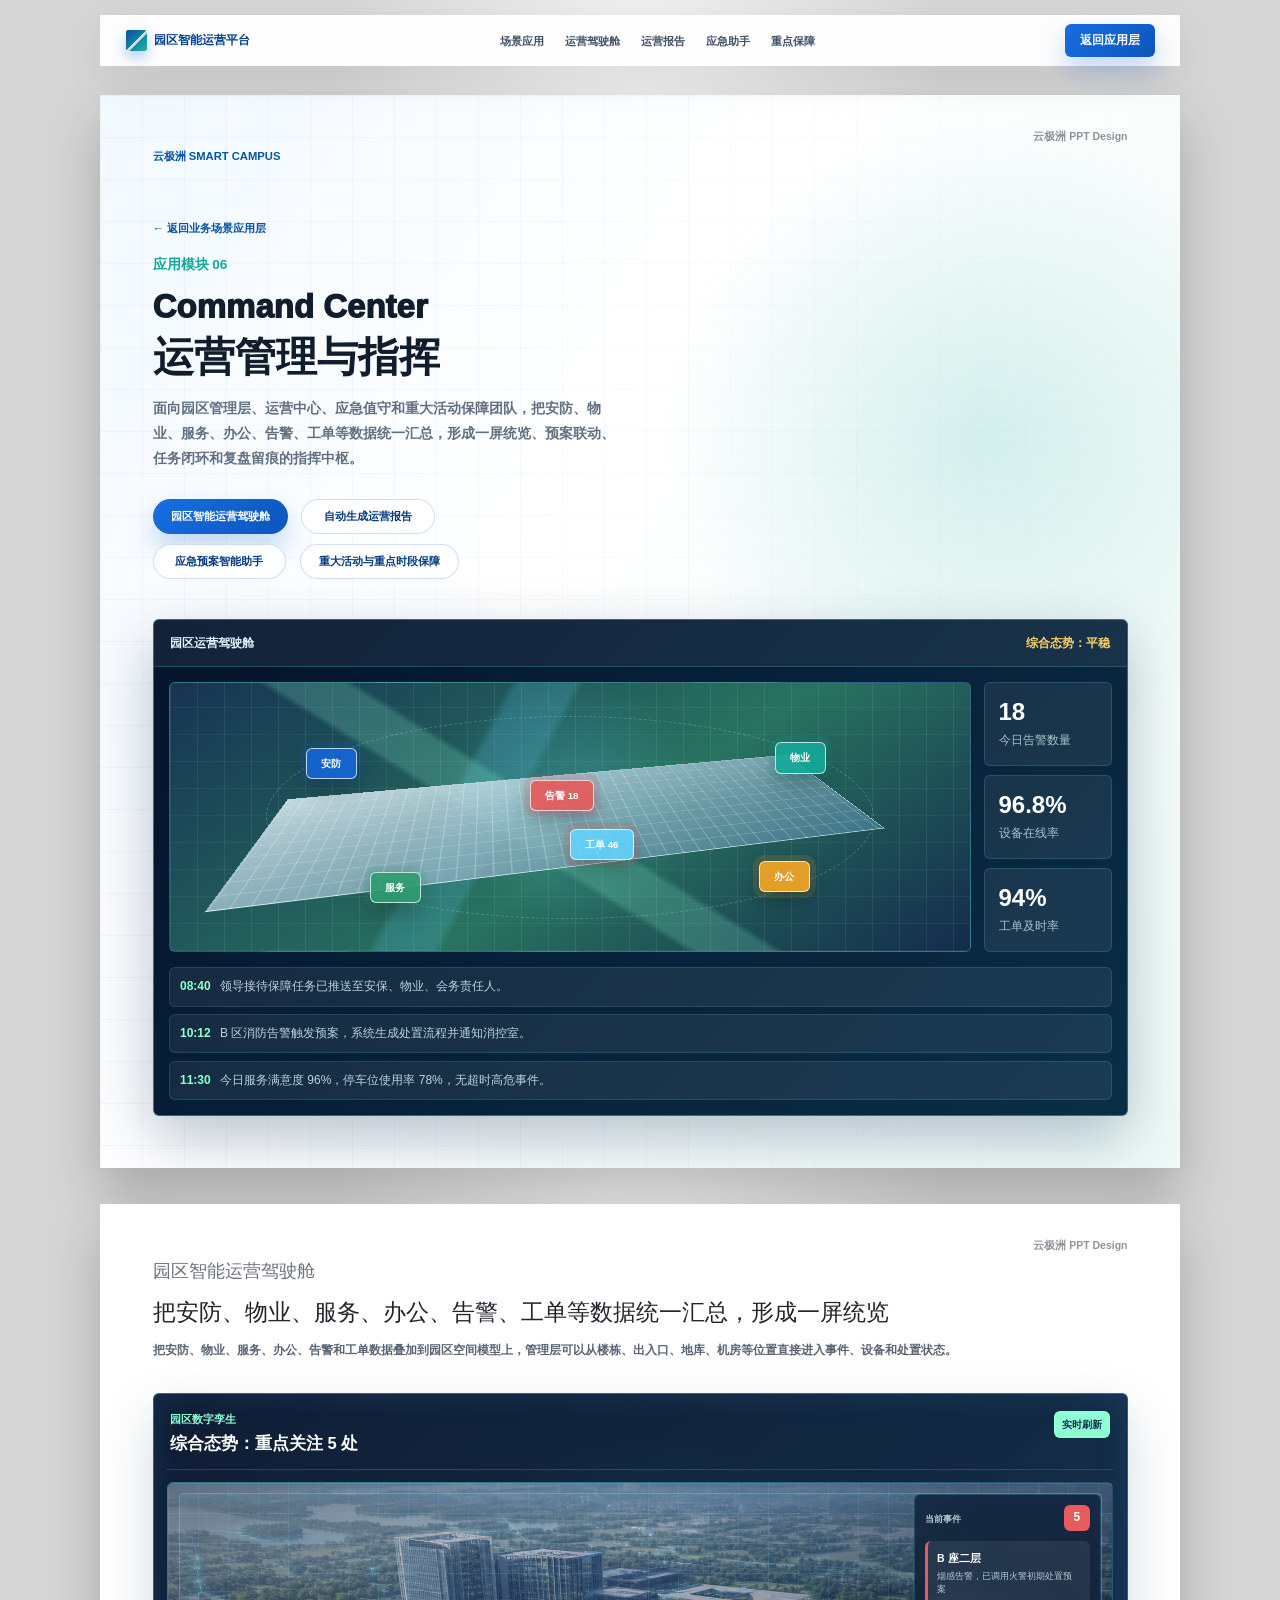
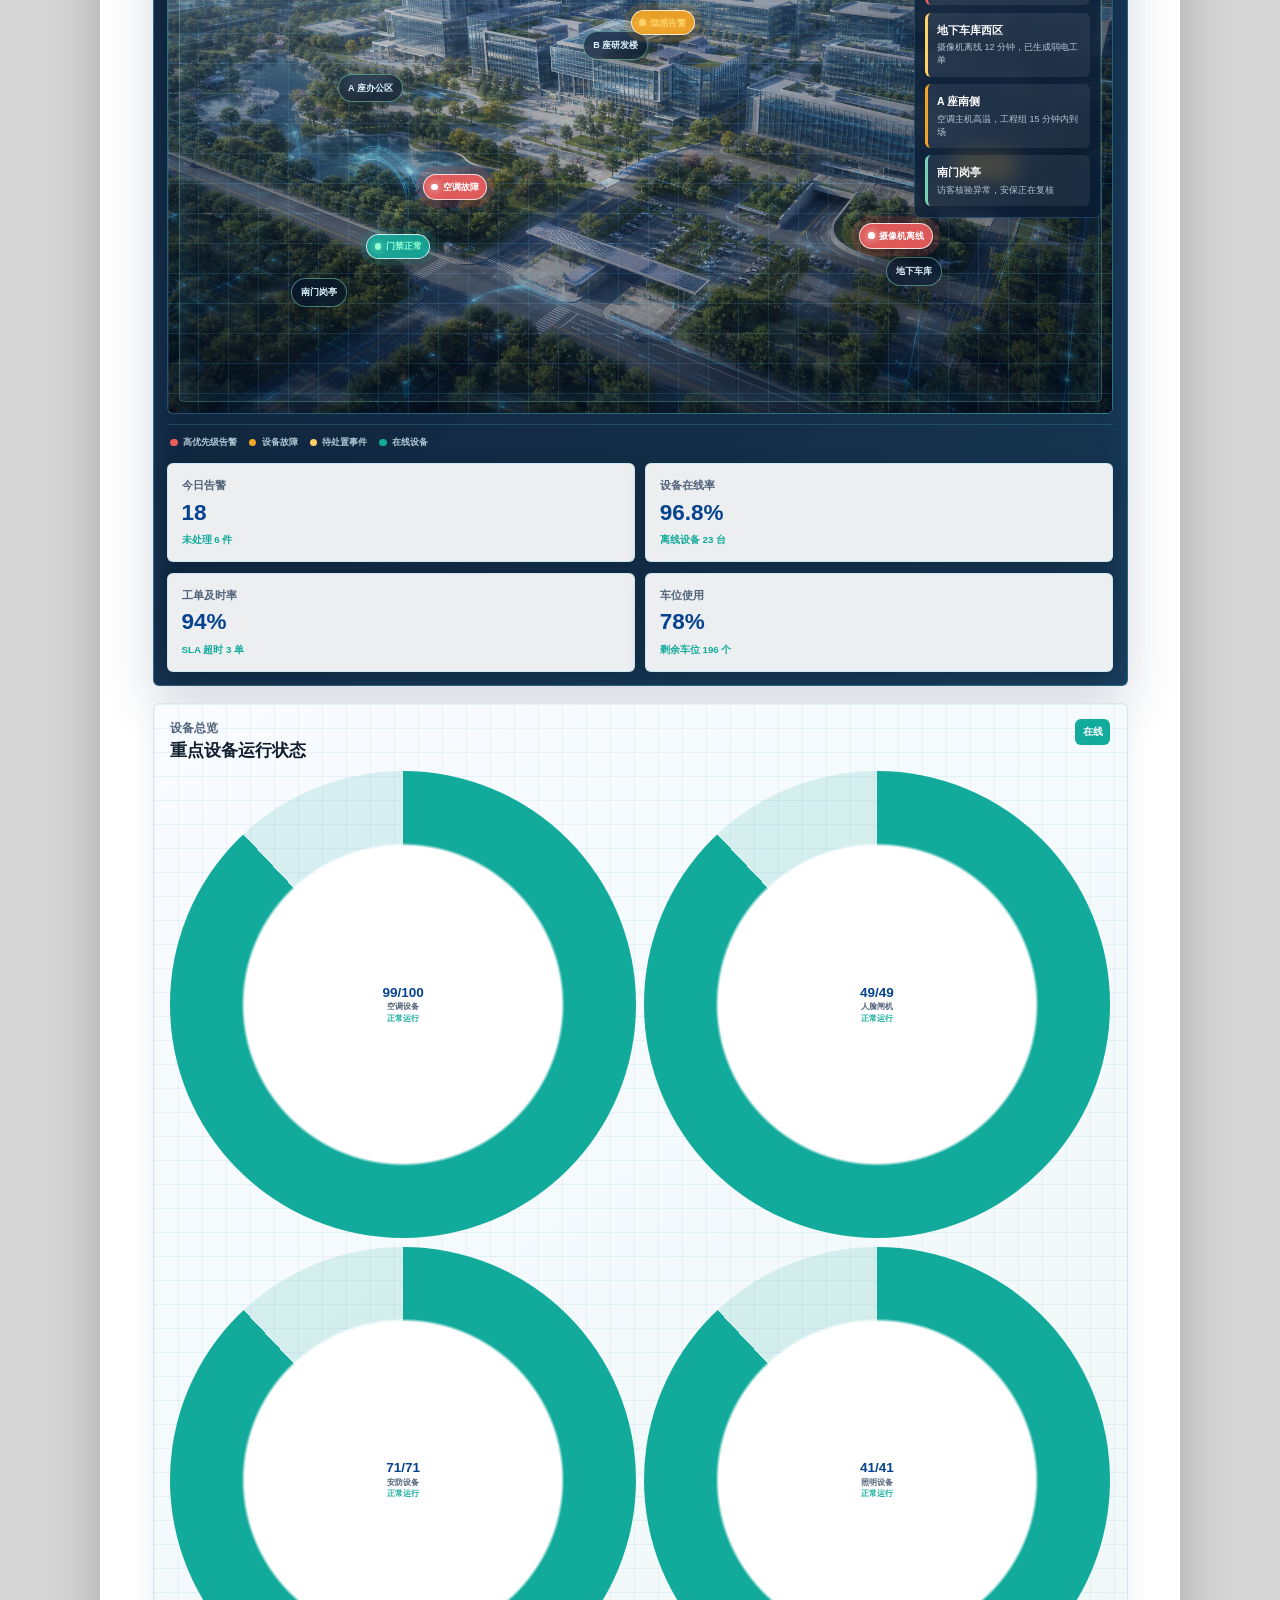
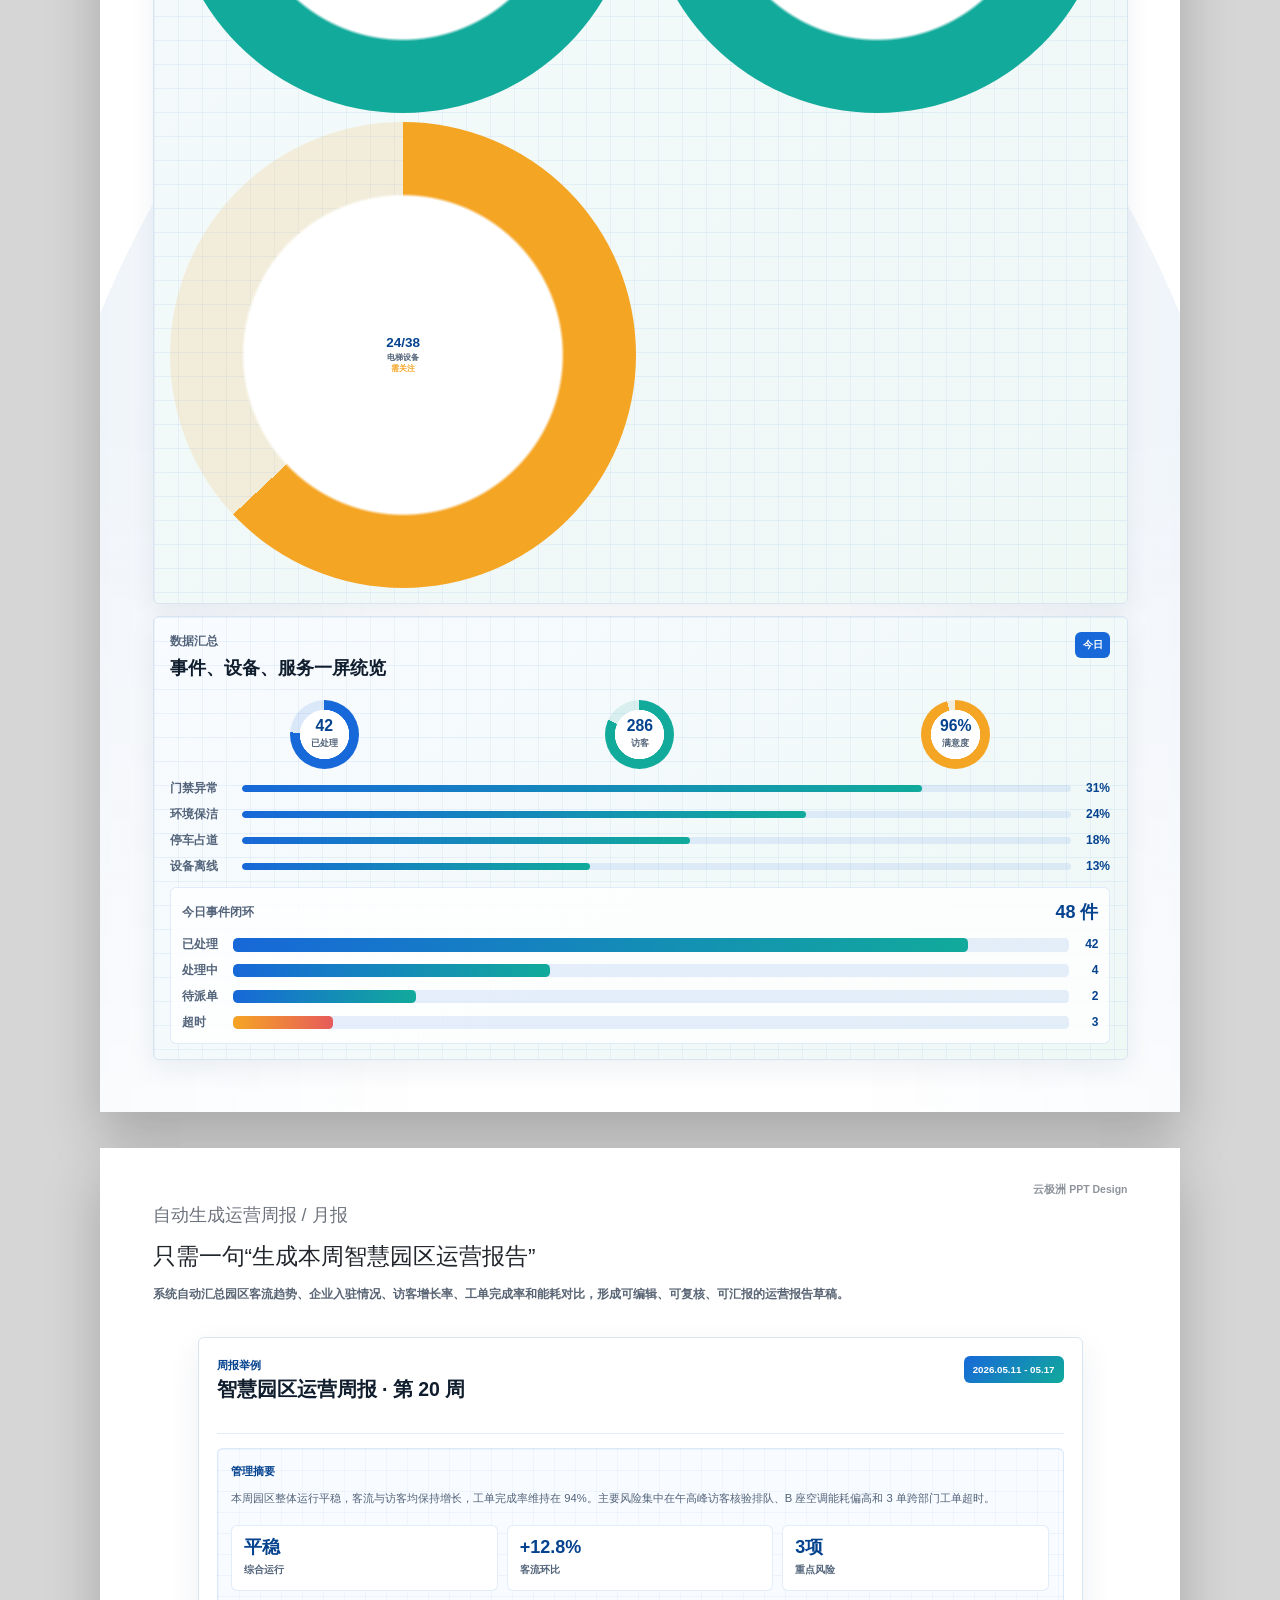
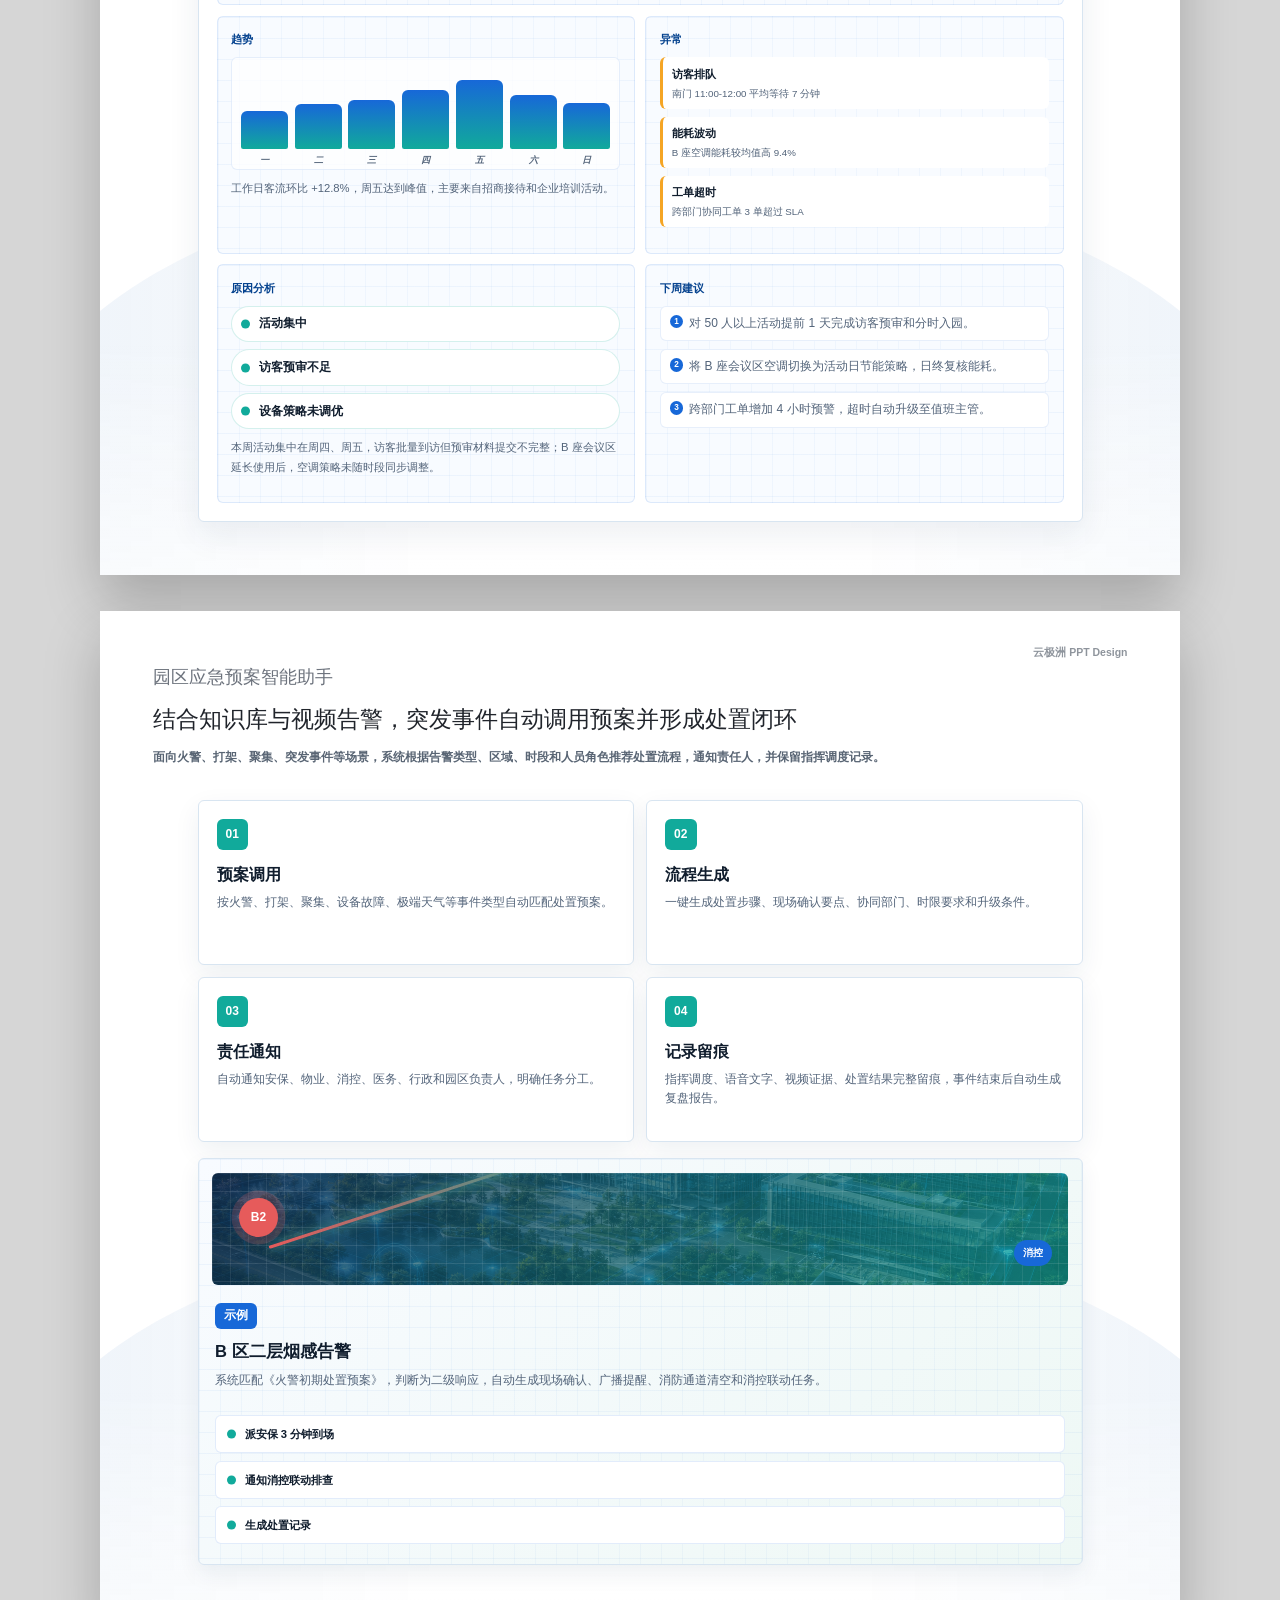
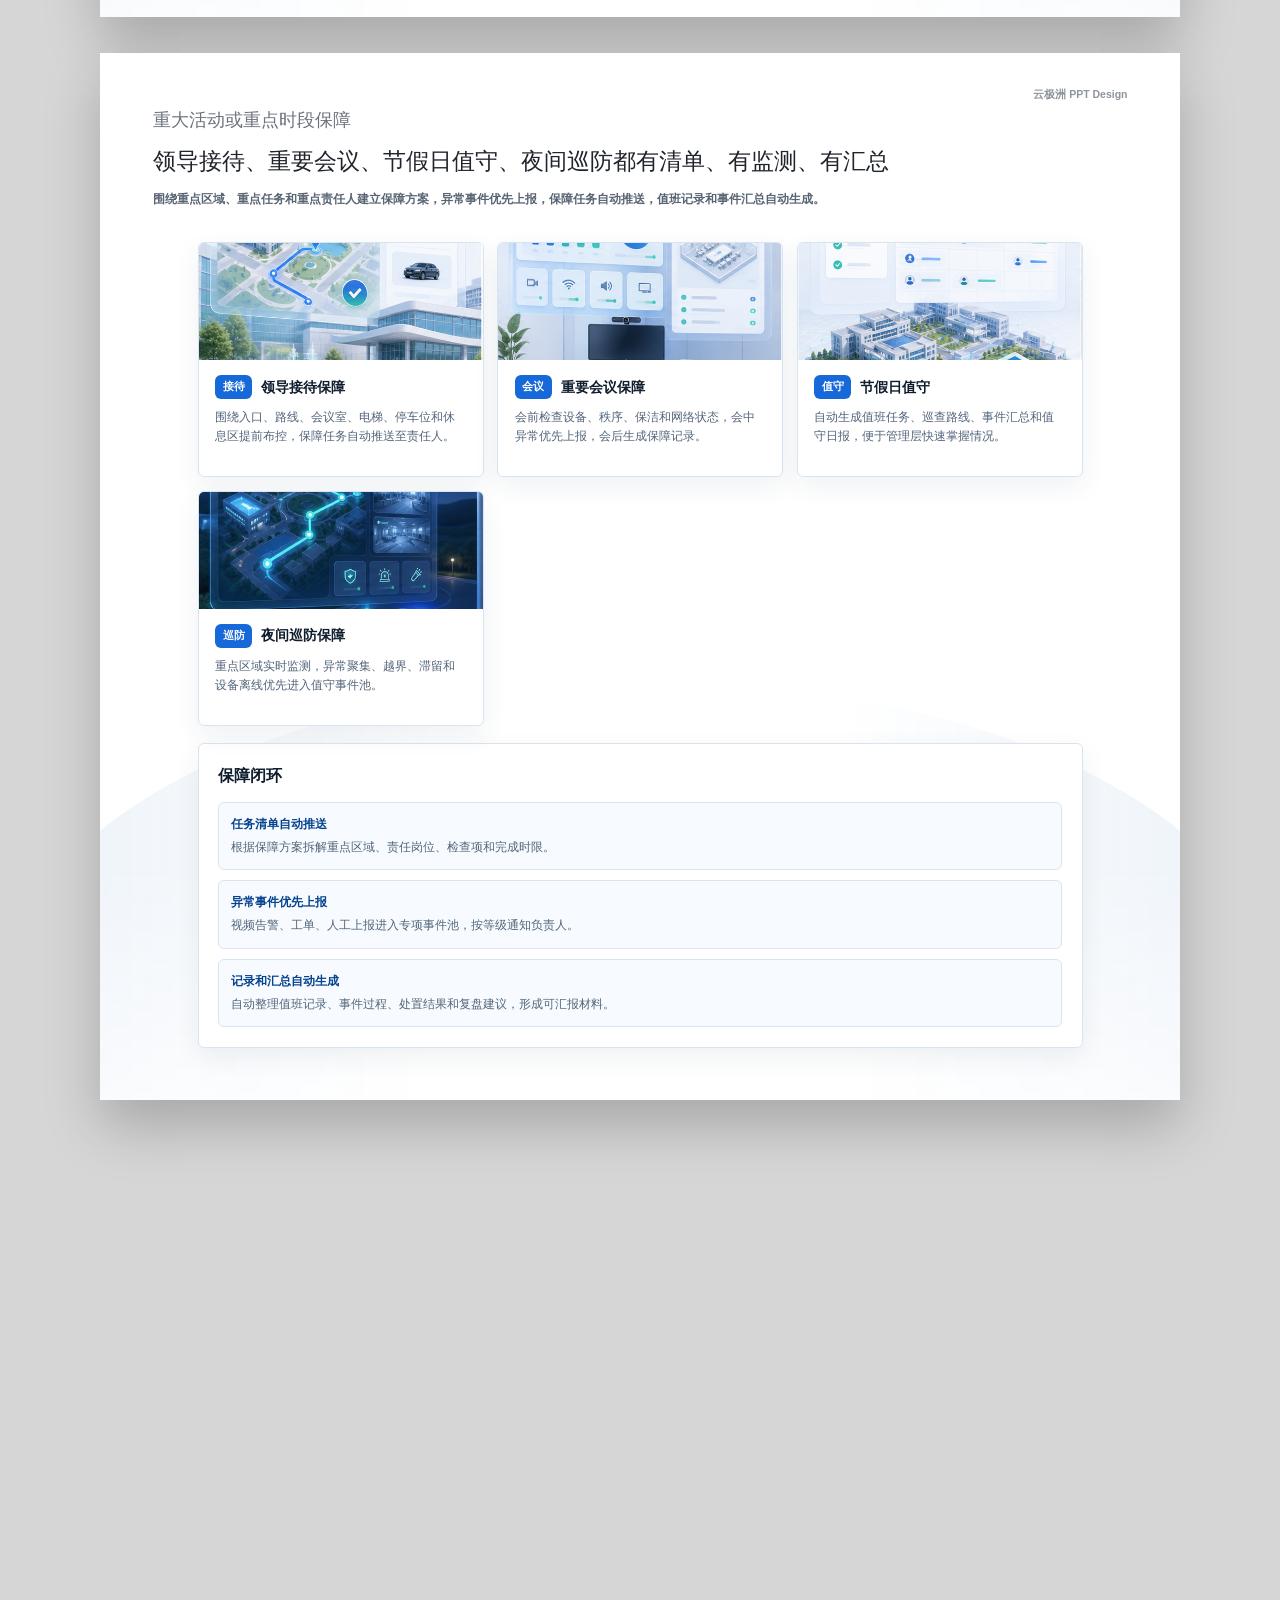
<file: command.html>
<!doctype html>
<html lang="zh-CN">
  <head>
    <meta charset="UTF-8" />
    <meta name="viewport" content="width=device-width, initial-scale=1.0" />
    <title>运营管理与指挥｜园区智能运营平台</title>
    <link rel="stylesheet" href="./styles.css" />
    <link rel="stylesheet" href="./command-overrides.css?v=emergency-example-visual" />
  </head>
  <body>
    <header class="site-header" aria-label="主导航">
      <a class="brand" href="./index.html#top" aria-label="返回园区智能运营平台首页">
        <span class="brand-mark"></span>
        <span>园区智能运营平台</span>
      </a>
      <nav class="nav-links" aria-label="页面导航">
        <a href="./index.html#scenes">场景应用</a>
        <a href="#dashboard">运营驾驶舱</a>
        <a href="#report">运营报告</a>
        <a href="#emergency">应急助手</a>
        <a href="#assurance">重点保障</a>
      </nav>
      <a class="nav-action" href="./index.html#scenes">返回应用层</a>
    </header>

    <main id="top">
      <section class="module-hero command-hero" id="overview">
        <div class="module-hero-copy">
          <a class="back-link" href="./index.html#scenes">← 返回业务场景应用层</a>
          <p class="eyebrow">应用模块 06</p>
          <h1><span>Command Center</span>运营管理与指挥</h1>
          <p class="hero-lede">
            面向园区管理层、运营中心、应急值守和重大活动保障团队，把安防、物业、服务、办公、告警、工单等数据统一汇总，形成一屏统览、预案联动、任务闭环和复盘留痕的指挥中枢。
          </p>
          <div class="hero-actions">
            <a class="primary-button" href="#dashboard">园区智能运营驾驶舱</a>
            <a class="secondary-button" href="#report">自动生成运营报告</a>
            <a class="secondary-button" href="#emergency">应急预案智能助手</a>
            <a class="secondary-button" href="#assurance">重大活动与重点时段保障</a>
          </div>
        </div>

        <div class="command-console" aria-label="运营管理与指挥驾驶舱预览">
          <div class="console-header">
            <span>园区运营驾驶舱</span>
            <strong>综合态势：平稳</strong>
          </div>
          <div class="command-console-grid">
            <div class="command-map-panel">
              <span class="command-sector sector-security">安防</span>
              <span class="command-sector sector-property">物业</span>
              <span class="command-sector sector-service">服务</span>
              <span class="command-sector sector-office">办公</span>
              <span class="command-alert alert-main">告警 18</span>
              <span class="command-alert alert-task">工单 46</span>
            </div>
            <div class="console-side">
              <div>
                <strong>18</strong>
                <span>今日告警数量</span>
              </div>
              <div>
                <strong>96.8%</strong>
                <span>设备在线率</span>
              </div>
              <div>
                <strong>94%</strong>
                <span>工单及时率</span>
              </div>
            </div>
          </div>
          <div class="console-events">
            <p><b>08:40</b> 领导接待保障任务已推送至安保、物业、会务责任人。</p>
            <p><b>10:12</b> B 区消防告警触发预案，系统生成处置流程并通知消控室。</p>
            <p><b>11:30</b> 今日服务满意度 96%，停车位使用率 78%，无超时高危事件。</p>
          </div>
        </div>
      </section>

      <section class="section module-section" id="dashboard">
        <div class="section-heading">
          <p class="eyebrow">园区智能运营驾驶舱</p>
          <h2>把安防、物业、服务、办公、告警、工单等数据统一汇总，形成一屏统览</h2>
          <p>把安防、物业、服务、办公、告警和工单数据叠加到园区空间模型上，管理层可以从楼栋、出入口、地库、机房等位置直接进入事件、设备和处置状态。</p>
        </div>

        <div class="dashboard-showcase">
          <div class="digital-twin-board" aria-label="园区数字孪生态势界面">
            <div class="twin-toolbar">
              <div>
                <span>园区数字孪生</span>
                <strong>综合态势：重点关注 5 处</strong>
              </div>
              <b>实时刷新</b>
            </div>
            <div class="twin-stage">
              <div class="twin-map" aria-hidden="true">
                <img src="./assets/command/campus-digital-twin.png" alt="" />
                <span class="twin-zone zone-a">A 座办公区</span>
                <span class="twin-zone zone-b">B 座研发楼</span>
                <span class="twin-zone zone-service">服务中心</span>
                <span class="twin-zone zone-garage">地下车库</span>
                <span class="twin-zone zone-gate">南门岗亭</span>
                <span class="twin-device device-warn device-3">烟感告警</span>
                <span class="twin-device device-error device-4">摄像机离线</span>
                <span class="twin-device device-warn device-5">消防占用</span>
                <span class="twin-device device-error device-6">空调故障</span>
                <span class="twin-device device-ok device-2">门禁正常</span>
              </div>

              <aside class="twin-event-panel" aria-label="当前告警与设备异常列表">
                <div class="event-panel-title">
                  <span>当前事件</span>
                  <strong>5</strong>
                </div>
                <article class="event-critical">
                  <b>B 座二层</b>
                  <span>烟感告警，已调用火警初期处置预案</span>
                </article>
                <article class="event-error">
                  <b>地下车库西区</b>
                  <span>摄像机离线 12 分钟，已生成弱电工单</span>
                </article>
                <article class="event-warn">
                  <b>A 座南侧</b>
                  <span>空调主机高温，工程组 15 分钟内到场</span>
                </article>
                <article>
                  <b>南门岗亭</b>
                  <span>访客核验异常，安保正在复核</span>
                </article>
              </aside>
            </div>

            <div class="twin-legend" aria-label="图例">
              <span><i class="legend-critical"></i>高优先级告警</span>
              <span><i class="legend-error"></i>设备故障</span>
              <span><i class="legend-warn"></i>待处置事件</span>
              <span><i class="legend-ok"></i>在线设备</span>
            </div>

            <div class="dashboard-kpis">
              <article>
                <span>今日告警</span>
                <strong>18</strong>
                <small>未处理 6 件</small>
              </article>
              <article>
                <span>设备在线率</span>
                <strong>96.8%</strong>
                <small>离线设备 23 台</small>
              </article>
              <article>
                <span>工单及时率</span>
                <strong>94%</strong>
                <small>SLA 超时 3 单</small>
              </article>
              <article>
                <span>车位使用</span>
                <strong>78%</strong>
                <small>剩余车位 196 个</small>
              </article>
            </div>
          </div>

          <aside class="dashboard-side">
            <div class="device-overview" aria-label="设备总览">
              <div class="device-overview-top">
                <div>
                  <span>设备总览</span>
                  <strong>重点设备运行状态</strong>
                </div>
                <b>在线</b>
              </div>
              <div class="device-ring-grid">
                <div class="device-ring"><strong>99/100</strong><span>空调设备</span><small>正常运行</small></div>
                <div class="device-ring"><strong>49/49</strong><span>人脸闸机</span><small>正常运行</small></div>
                <div class="device-ring"><strong>71/71</strong><span>安防设备</span><small>正常运行</small></div>
                <div class="device-ring"><strong>41/41</strong><span>照明设备</span><small>正常运行</small></div>
                <div class="device-ring device-ring-warn"><strong>24/38</strong><span>电梯设备</span><small>需关注</small></div>
              </div>
            </div>

            <div class="dashboard-analysis" aria-label="运营数据汇总可视化">
              <div class="analysis-top">
                <div>
                  <span>数据汇总</span>
                  <strong>事件、设备、服务一屏统览</strong>
                </div>
                <b>今日</b>
              </div>
              <div class="summary-rings">
                <div class="summary-ring ring-blue"><strong>42</strong><span>已处理</span></div>
                <div class="summary-ring ring-teal"><strong>286</strong><span>访客</span></div>
                <div class="summary-ring ring-amber"><strong>96%</strong><span>满意度</span></div>
              </div>
              <div class="bar-rank">
                <label><span>门禁异常</span><i style="--w: 82%"></i><b>31%</b></label>
                <label><span>环境保洁</span><i style="--w: 68%"></i><b>24%</b></label>
                <label><span>停车占道</span><i style="--w: 54%"></i><b>18%</b></label>
                <label><span>设备离线</span><i style="--w: 42%"></i><b>13%</b></label>
              </div>
              <div class="status-funnel" aria-label="今日事件处置状态汇总">
                <div class="funnel-title">
                  <span>今日事件闭环</span>
                  <strong>48 件</strong>
                </div>
                <label><span>已处理</span><i style="--w: 88%"></i><b>42</b></label>
                <label><span>处理中</span><i style="--w: 38%"></i><b>4</b></label>
                <label><span>待派单</span><i style="--w: 22%"></i><b>2</b></label>
                <label class="overdue"><span>超时</span><i style="--w: 12%"></i><b>3</b></label>
              </div>
            </div>
          </aside>
        </div>
      </section>

      <section class="section access-section" id="report">
        <div class="section-heading">
          <p class="eyebrow">自动生成运营周报 / 月报</p>
          <h2>只需一句“生成本周智慧园区运营报告”</h2>
          <p>系统自动汇总园区客流趋势、企业入驻情况、访客增长率、工单完成率和能耗对比，形成可编辑、可复核、可汇报的运营报告草稿。</p>
        </div>
        <div class="weekly-report-preview" aria-label="智慧园区运营周报样例">
          <div class="weekly-report-head">
            <div>
              <span>周报举例</span>
              <h3>智慧园区运营周报 · 第 20 周</h3>
            </div>
            <b>2026.05.11 - 05.17</b>
          </div>

          <div class="weekly-report-grid">
            <article class="report-brief-card">
              <span>管理摘要</span>
              <p>本周园区整体运行平稳，客流与访客均保持增长，工单完成率维持在 94%。主要风险集中在午高峰访客核验排队、B 座空调能耗偏高和 3 单跨部门工单超时。</p>
              <div class="brief-metrics" aria-label="周报核心结论">
                <i><strong>平稳</strong><small>综合运行</small></i>
                <i><strong>+12.8%</strong><small>客流环比</small></i>
                <i><strong>3项</strong><small>重点风险</small></i>
              </div>
            </article>

            <article class="report-trend-card">
              <span>趋势</span>
              <div class="weekly-bars" aria-label="周一至周日客流趋势">
                <i style="--h: 48%"><b>一</b></i>
                <i style="--h: 56%"><b>二</b></i>
                <i style="--h: 62%"><b>三</b></i>
                <i style="--h: 74%"><b>四</b></i>
                <i style="--h: 86%"><b>五</b></i>
                <i style="--h: 68%"><b>六</b></i>
                <i style="--h: 58%"><b>日</b></i>
              </div>
              <p>工作日客流环比 +12.8%，周五达到峰值，主要来自招商接待和企业培训活动。</p>
            </article>

            <article class="report-alert-card">
              <span>异常</span>
              <ul>
                <li><strong>访客排队</strong><em>南门 11:00-12:00 平均等待 7 分钟</em></li>
                <li><strong>能耗波动</strong><em>B 座空调能耗较均值高 9.4%</em></li>
                <li><strong>工单超时</strong><em>跨部门协同工单 3 单超过 SLA</em></li>
              </ul>
            </article>

            <article class="report-cause-card">
              <span>原因分析</span>
              <div class="cause-map">
                <i>活动集中</i>
                <i>访客预审不足</i>
                <i>设备策略未调优</i>
              </div>
              <p>本周活动集中在周四、周五，访客批量到访但预审材料提交不完整；B 座会议区延长使用后，空调策略未随时段同步调整。</p>
            </article>

            <article class="report-next-card">
              <span>下周建议</span>
              <ol>
                <li>对 50 人以上活动提前 1 天完成访客预审和分时入园。</li>
                <li>将 B 座会议区空调切换为活动日节能策略，日终复核能耗。</li>
                <li>跨部门工单增加 4 小时预警，超时自动升级至值班主管。</li>
              </ol>
            </article>
          </div>
        </div>
      </section>

      <section class="section workflow-section" id="emergency">
        <div class="section-heading">
          <p class="eyebrow">园区应急预案智能助手</p>
          <h2>结合知识库与视频告警，突发事件自动调用预案并形成处置闭环</h2>
          <p>面向火警、打架、聚集、突发事件等场景，系统根据告警类型、区域、时段和人员角色推荐处置流程，通知责任人，并保留指挥调度记录。</p>
        </div>

        <div class="emergency-layout">
          <div class="emergency-steps">
            <article>
              <span>01</span>
              <h3>预案调用</h3>
              <p>按火警、打架、聚集、设备故障、极端天气等事件类型自动匹配处置预案。</p>
            </article>
            <article>
              <span>02</span>
              <h3>流程生成</h3>
              <p>一键生成处置步骤、现场确认要点、协同部门、时限要求和升级条件。</p>
            </article>
            <article>
              <span>03</span>
              <h3>责任通知</h3>
              <p>自动通知安保、物业、消控、医务、行政和园区负责人，明确任务分工。</p>
            </article>
            <article>
              <span>04</span>
              <h3>记录留痕</h3>
              <p>指挥调度、语音文字、视频证据、处置结果完整留痕，事件结束后自动生成复盘报告。</p>
            </article>
          </div>

          <div class="emergency-example">
            <div class="emergency-example-visual" aria-hidden="true">
              <i class="smoke-point">B2</i>
              <i class="route-line"></i>
              <i class="fire-gate">消控</i>
            </div>
            <div class="emergency-example-copy">
              <span>示例</span>
              <strong>B 区二层烟感告警</strong>
              <p>系统匹配《火警初期处置预案》，判断为二级响应，自动生成现场确认、广播提醒、消防通道清空和消控联动任务。</p>
            </div>
            <div class="emergency-example-flow" aria-label="烟感告警处置示意">
              <b>派安保 3 分钟到场</b>
              <b>通知消控联动排查</b>
              <b>生成处置记录</b>
            </div>
          </div>
        </div>
      </section>

      <section class="section access-section" id="assurance">
        <div class="section-heading">
          <p class="eyebrow">重大活动或重点时段保障</p>
          <h2>领导接待、重要会议、节假日值守、夜间巡防都有清单、有监测、有汇总</h2>
          <p>围绕重点区域、重点任务和重点责任人建立保障方案，异常事件优先上报，保障任务自动推送，值班记录和事件汇总自动生成。</p>
        </div>

        <div class="assurance-grid">
          <article class="assurance-card reception-card">
            <div class="assurance-visual"></div>
            <div class="command-title-line">
              <span>接待</span>
              <h3>领导接待保障</h3>
            </div>
            <p>围绕入口、路线、会议室、电梯、停车位和休息区提前布控，保障任务自动推送至责任人。</p>
          </article>
          <article class="assurance-card meeting-card">
            <div class="assurance-visual"></div>
            <div class="command-title-line">
              <span>会议</span>
              <h3>重要会议保障</h3>
            </div>
            <p>会前检查设备、秩序、保洁和网络状态，会中异常优先上报，会后生成保障记录。</p>
          </article>
          <article class="assurance-card holiday-card">
            <div class="assurance-visual"></div>
            <div class="command-title-line">
              <span>值守</span>
              <h3>节假日值守</h3>
            </div>
            <p>自动生成值班任务、巡查路线、事件汇总和值守日报，便于管理层快速掌握情况。</p>
          </article>
          <article class="assurance-card night-card">
            <div class="assurance-visual"></div>
            <div class="command-title-line">
              <span>巡防</span>
              <h3>夜间巡防保障</h3>
            </div>
            <p>重点区域实时监测，异常聚集、越界、滞留和设备离线优先进入值守事件池。</p>
          </article>
        </div>

        <div class="roadmap-panel assurance-roadmap">
          <h3>保障闭环</h3>
          <ol>
            <li><strong>任务清单自动推送</strong><span>根据保障方案拆解重点区域、责任岗位、检查项和完成时限。</span></li>
            <li><strong>异常事件优先上报</strong><span>视频告警、工单、人工上报进入专项事件池，按等级通知负责人。</span></li>
            <li><strong>记录和汇总自动生成</strong><span>自动整理值班记录、事件过程、处置结果和复盘建议，形成可汇报材料。</span></li>
          </ol>
        </div>
      </section>
    </main>

    <button class="back-top" type="button" aria-label="返回顶部">↑</button>
    <script src="./script.js"></script>
  </body>
</html>
</file>
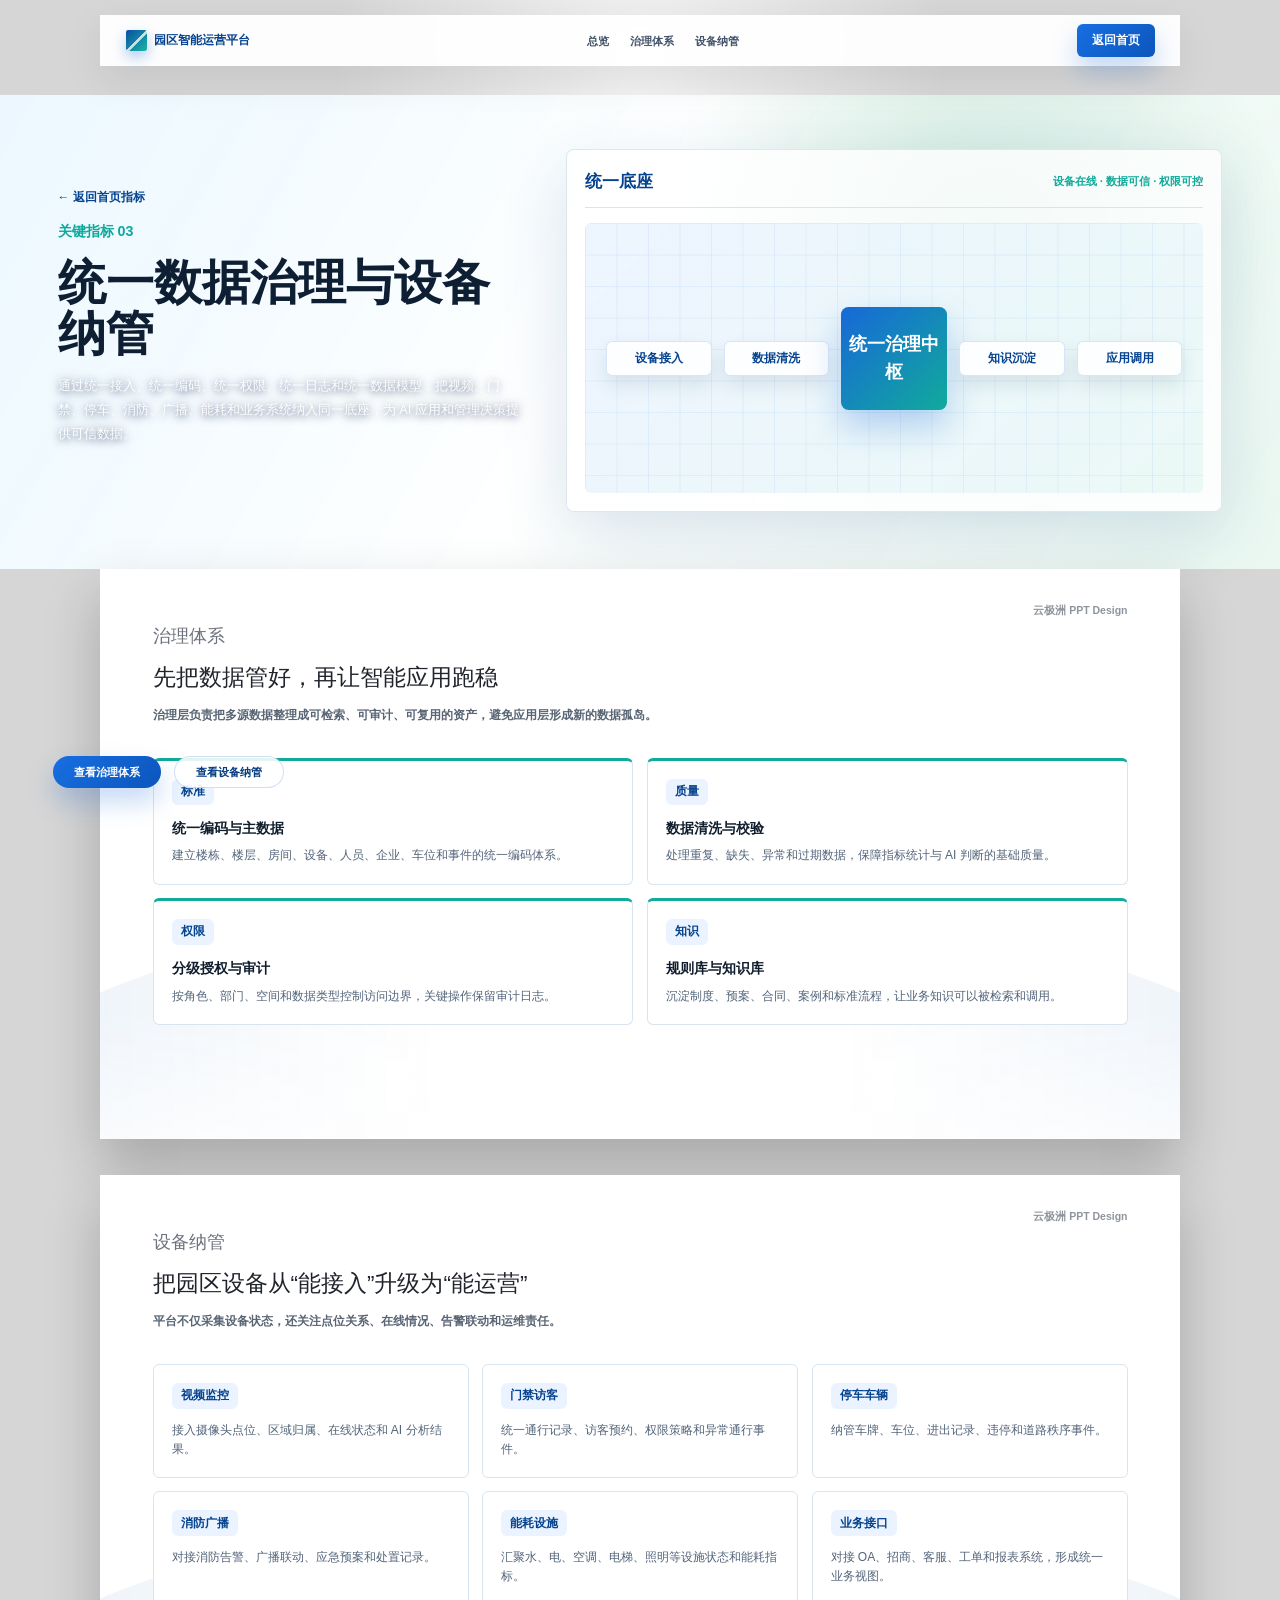
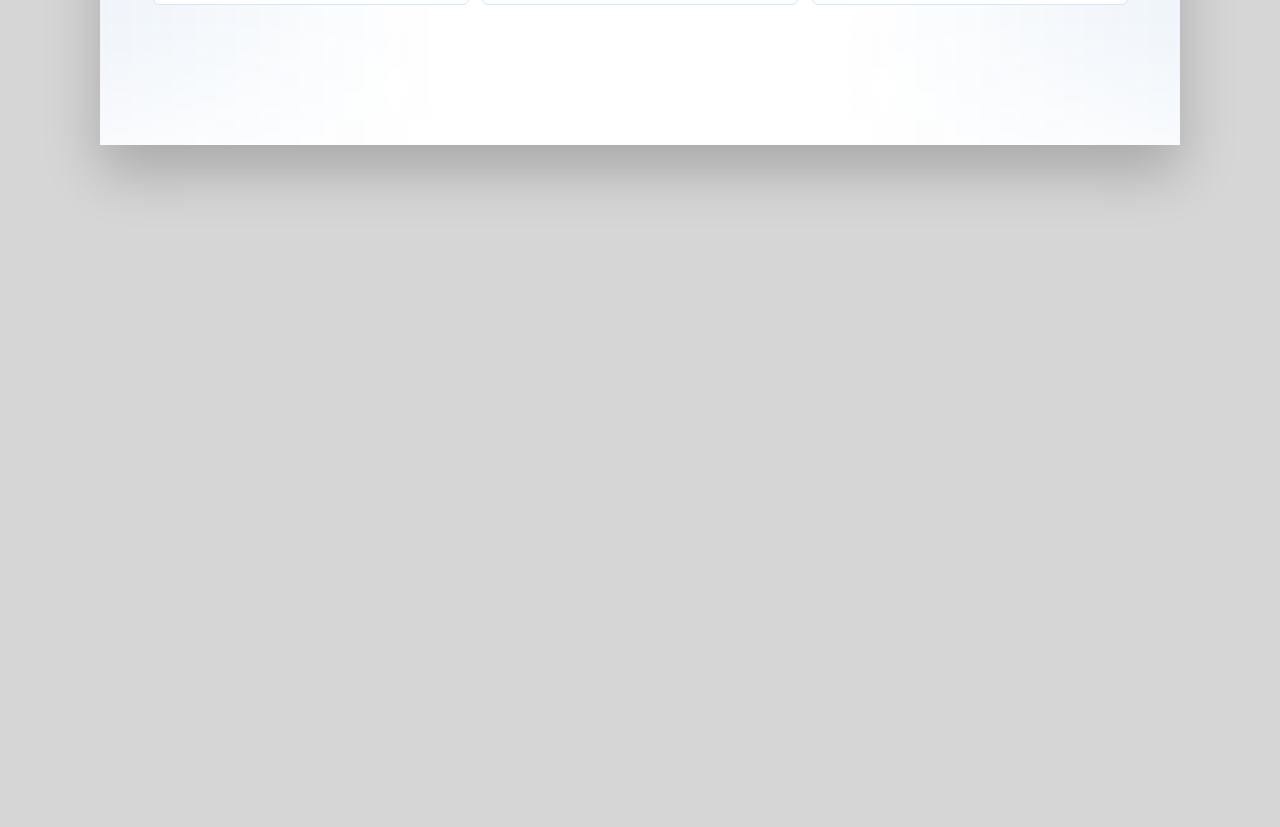
<file: data-governance.html>
<!doctype html>
<html lang="zh-CN">
  <head>
    <meta charset="UTF-8" />
    <meta name="viewport" content="width=device-width, initial-scale=1.0" />
    <title>统一数据治理与设备纳管｜园区智能运营平台</title>
    <link rel="stylesheet" href="./styles.css" />
  </head>
  <body>
    <header class="site-header" aria-label="主导航">
      <a class="brand" href="./index.html#top" aria-label="返回园区智能运营平台首页">
        <span class="brand-mark"></span>
        <span>园区智能运营平台</span>
      </a>
      <nav class="nav-links" aria-label="页面导航">
        <a href="#overview">总览</a>
        <a href="#governance">治理体系</a>
        <a href="#access">设备纳管</a>
      </nav>
      <a class="nav-action" href="./index.html#top">返回首页</a>
    </header>

    <main id="top">
      <section class="detail-hero data-detail-hero" id="overview">
        <div class="module-hero-copy">
          <a class="back-link" href="./index.html#top">← 返回首页指标</a>
          <p class="eyebrow">关键指标 03</p>
          <h1>统一数据治理与设备纳管</h1>
          <p class="hero-lede">
            通过统一接入、统一编码、统一权限、统一日志和统一数据模型，把视频、门禁、停车、消防、广播、能耗和业务系统纳入同一底座，为 AI 应用和管理决策提供可信数据。
          </p>
          <div class="hero-actions">
            <a class="primary-button" href="#governance">查看治理体系</a>
            <a class="secondary-button" href="#access">查看设备纳管</a>
          </div>
        </div>
        <div class="detail-board data-board">
          <div class="detail-board-header">
            <span>统一底座</span>
            <strong>设备在线 · 数据可信 · 权限可控</strong>
          </div>
          <div class="data-pipeline" aria-label="数据治理与设备纳管链路">
            <span>设备接入</span>
            <span>数据清洗</span>
            <strong>统一治理中枢</strong>
            <span>知识沉淀</span>
            <span>应用调用</span>
          </div>
        </div>
      </section>

      <section class="section detail-section" id="governance">
        <div class="section-heading">
          <p class="eyebrow">治理体系</p>
          <h2>先把数据管好，再让智能应用跑稳</h2>
          <p>治理层负责把多源数据整理成可检索、可审计、可复用的资产，避免应用层形成新的数据孤岛。</p>
        </div>
        <div class="capability-detail-grid governance-grid">
          <article>
            <span>标准</span>
            <h3>统一编码与主数据</h3>
            <p>建立楼栋、楼层、房间、设备、人员、企业、车位和事件的统一编码体系。</p>
          </article>
          <article>
            <span>质量</span>
            <h3>数据清洗与校验</h3>
            <p>处理重复、缺失、异常和过期数据，保障指标统计与 AI 判断的基础质量。</p>
          </article>
          <article>
            <span>权限</span>
            <h3>分级授权与审计</h3>
            <p>按角色、部门、空间和数据类型控制访问边界，关键操作保留审计日志。</p>
          </article>
          <article>
            <span>知识</span>
            <h3>规则库与知识库</h3>
            <p>沉淀制度、预案、合同、案例和标准流程，让业务知识可以被检索和调用。</p>
          </article>
        </div>
      </section>

      <section class="section detail-section soft" id="access">
        <div class="section-heading">
          <p class="eyebrow">设备纳管</p>
          <h2>把园区设备从“能接入”升级为“能运营”</h2>
          <p>平台不仅采集设备状态，还关注点位关系、在线情况、告警联动和运维责任。</p>
        </div>
        <div class="detail-device-grid">
          <article><span>视频监控</span><p>接入摄像头点位、区域归属、在线状态和 AI 分析结果。</p></article>
          <article><span>门禁访客</span><p>统一通行记录、访客预约、权限策略和异常通行事件。</p></article>
          <article><span>停车车辆</span><p>纳管车牌、车位、进出记录、违停和道路秩序事件。</p></article>
          <article><span>消防广播</span><p>对接消防告警、广播联动、应急预案和处置记录。</p></article>
          <article><span>能耗设施</span><p>汇聚水、电、空调、电梯、照明等设施状态和能耗指标。</p></article>
          <article><span>业务接口</span><p>对接 OA、招商、客服、工单和报表系统，形成统一业务视图。</p></article>
        </div>
      </section>
    </main>

    <button class="back-top" type="button" aria-label="返回顶部">↑</button>
    <script src="./script.js"></script>
  </body>
</html>
</file>
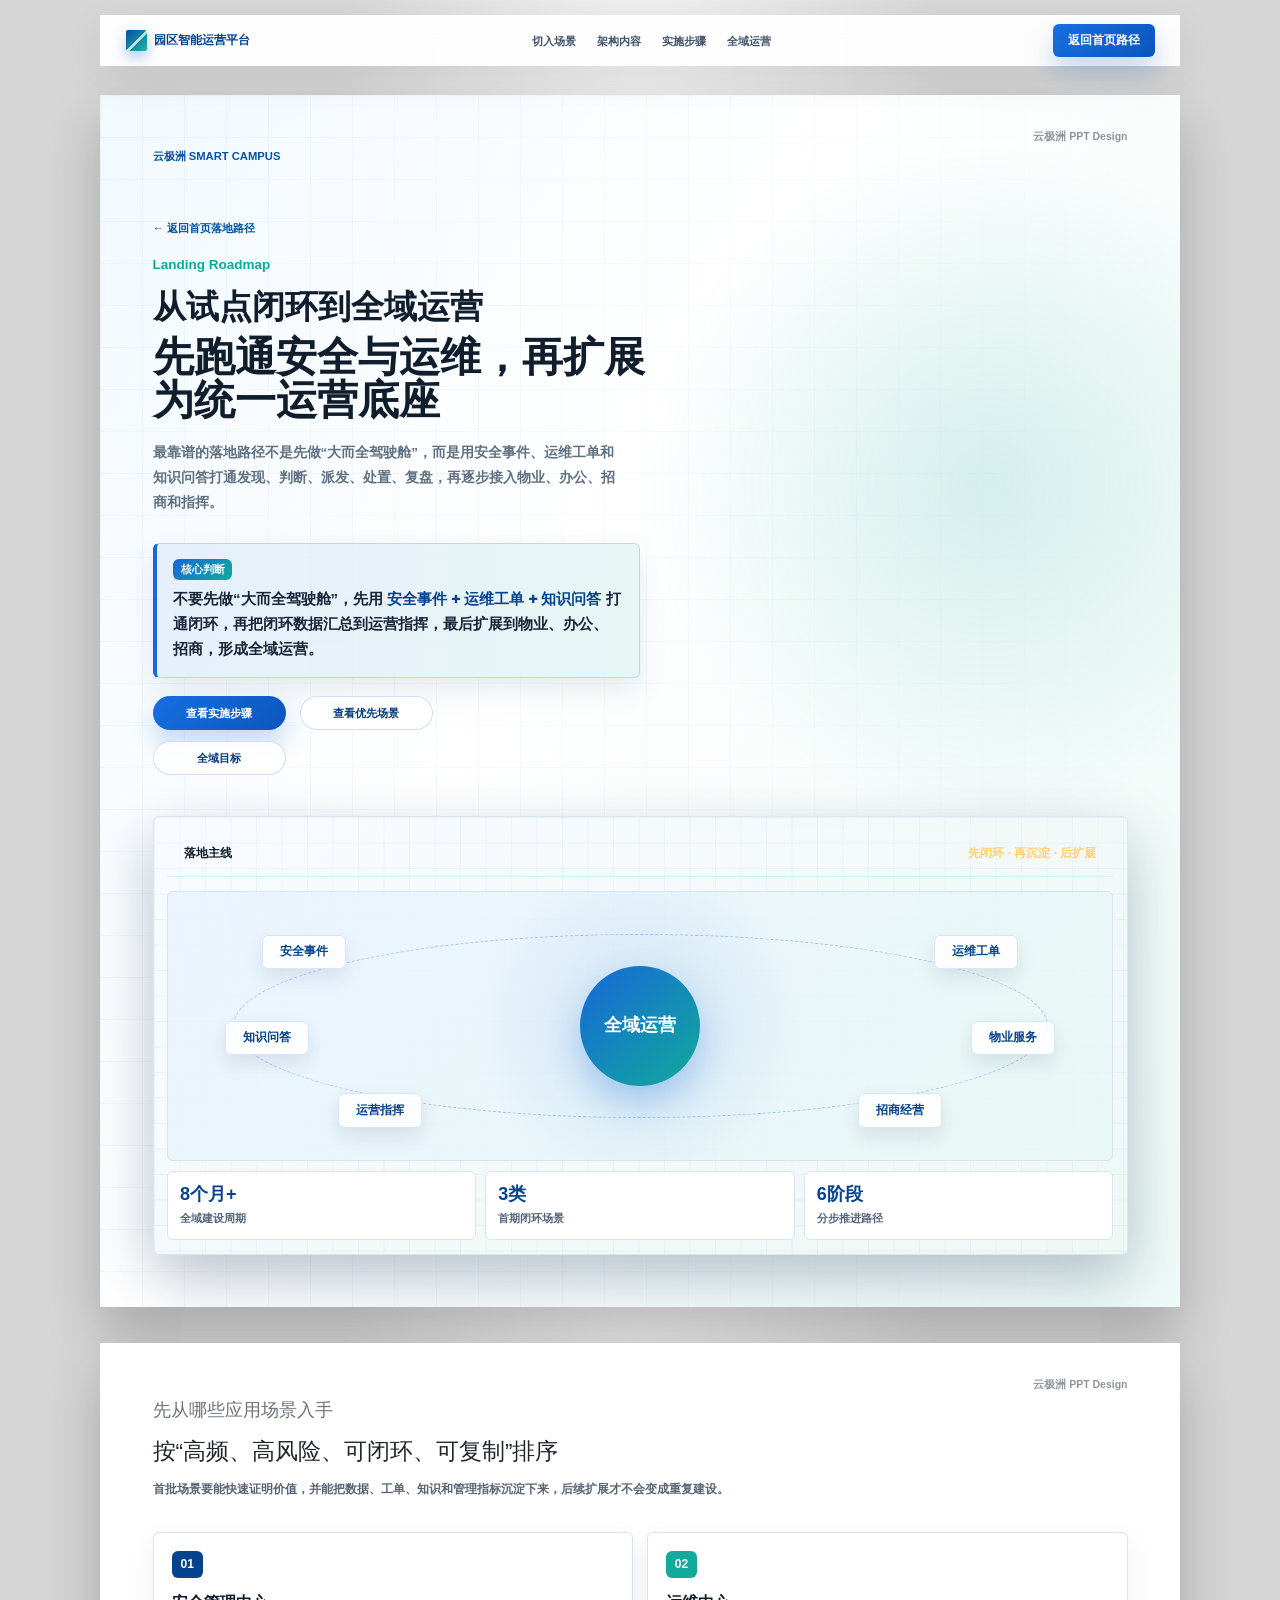
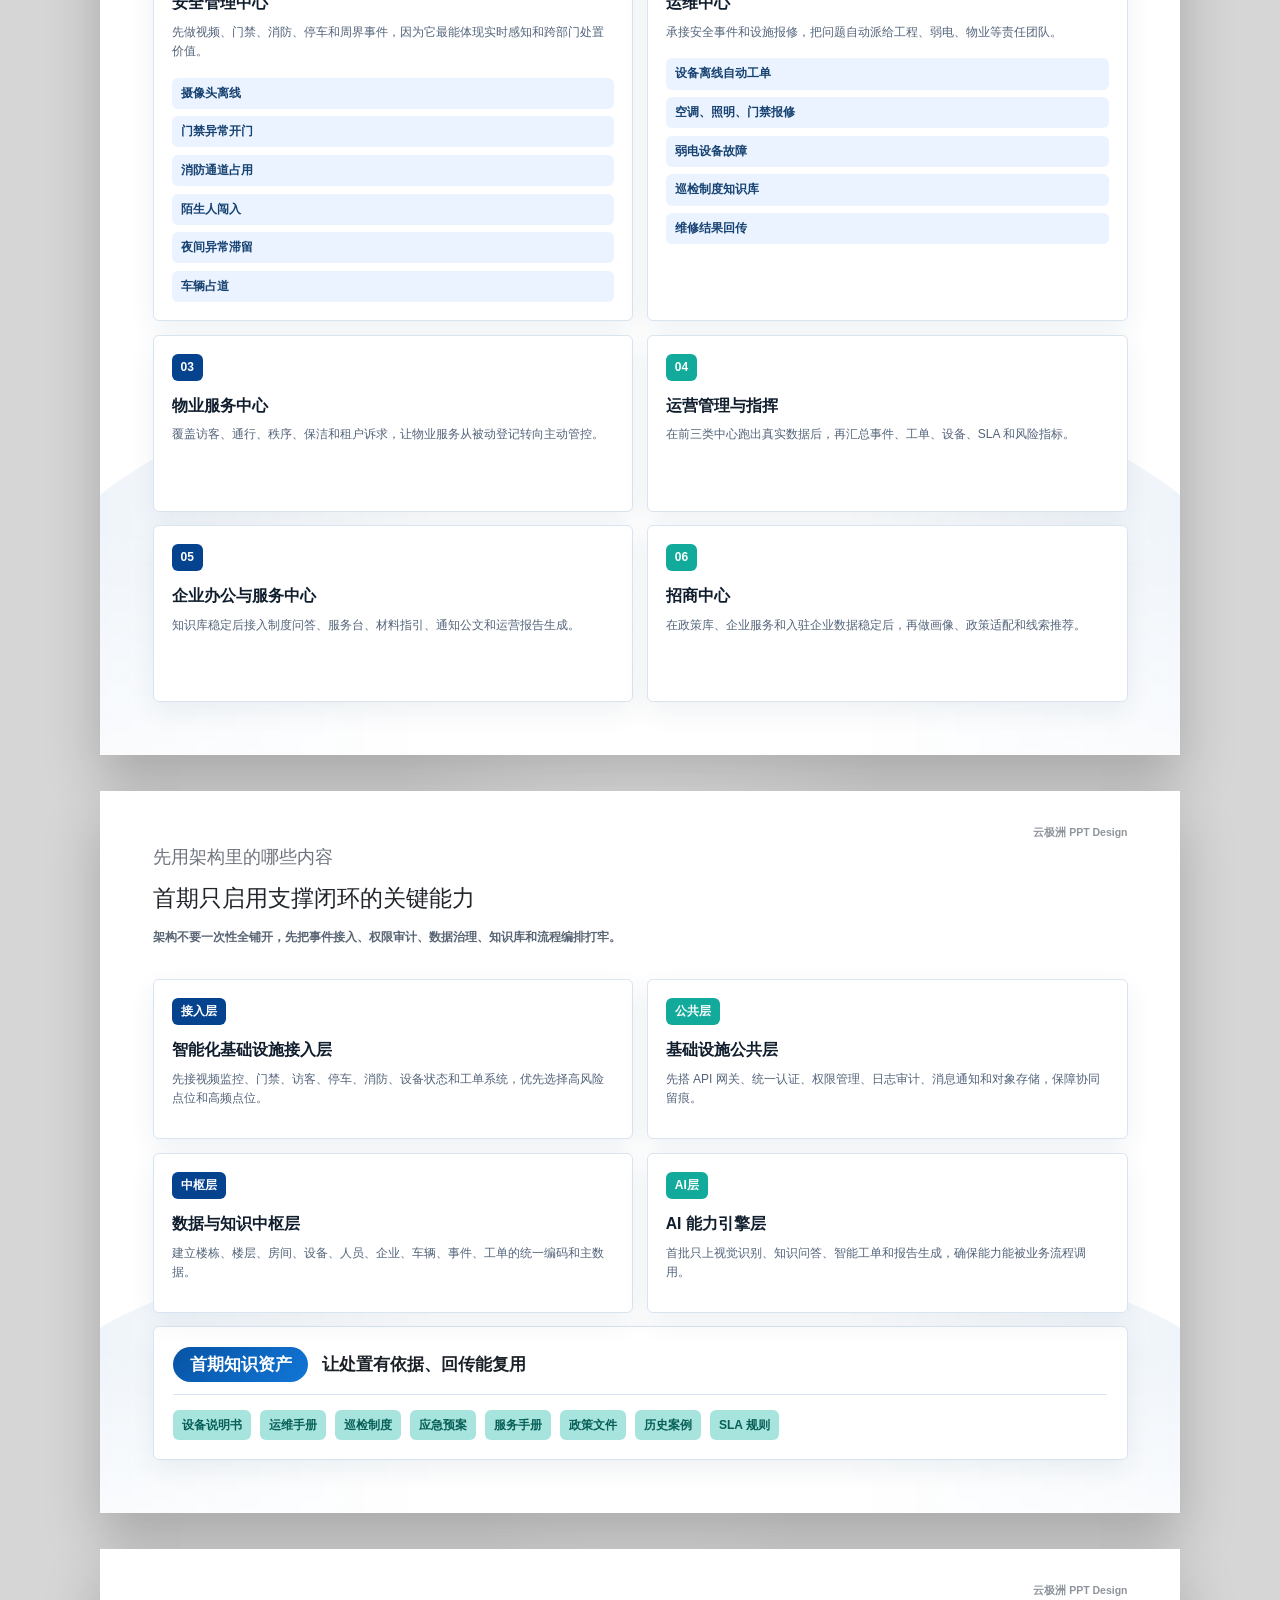
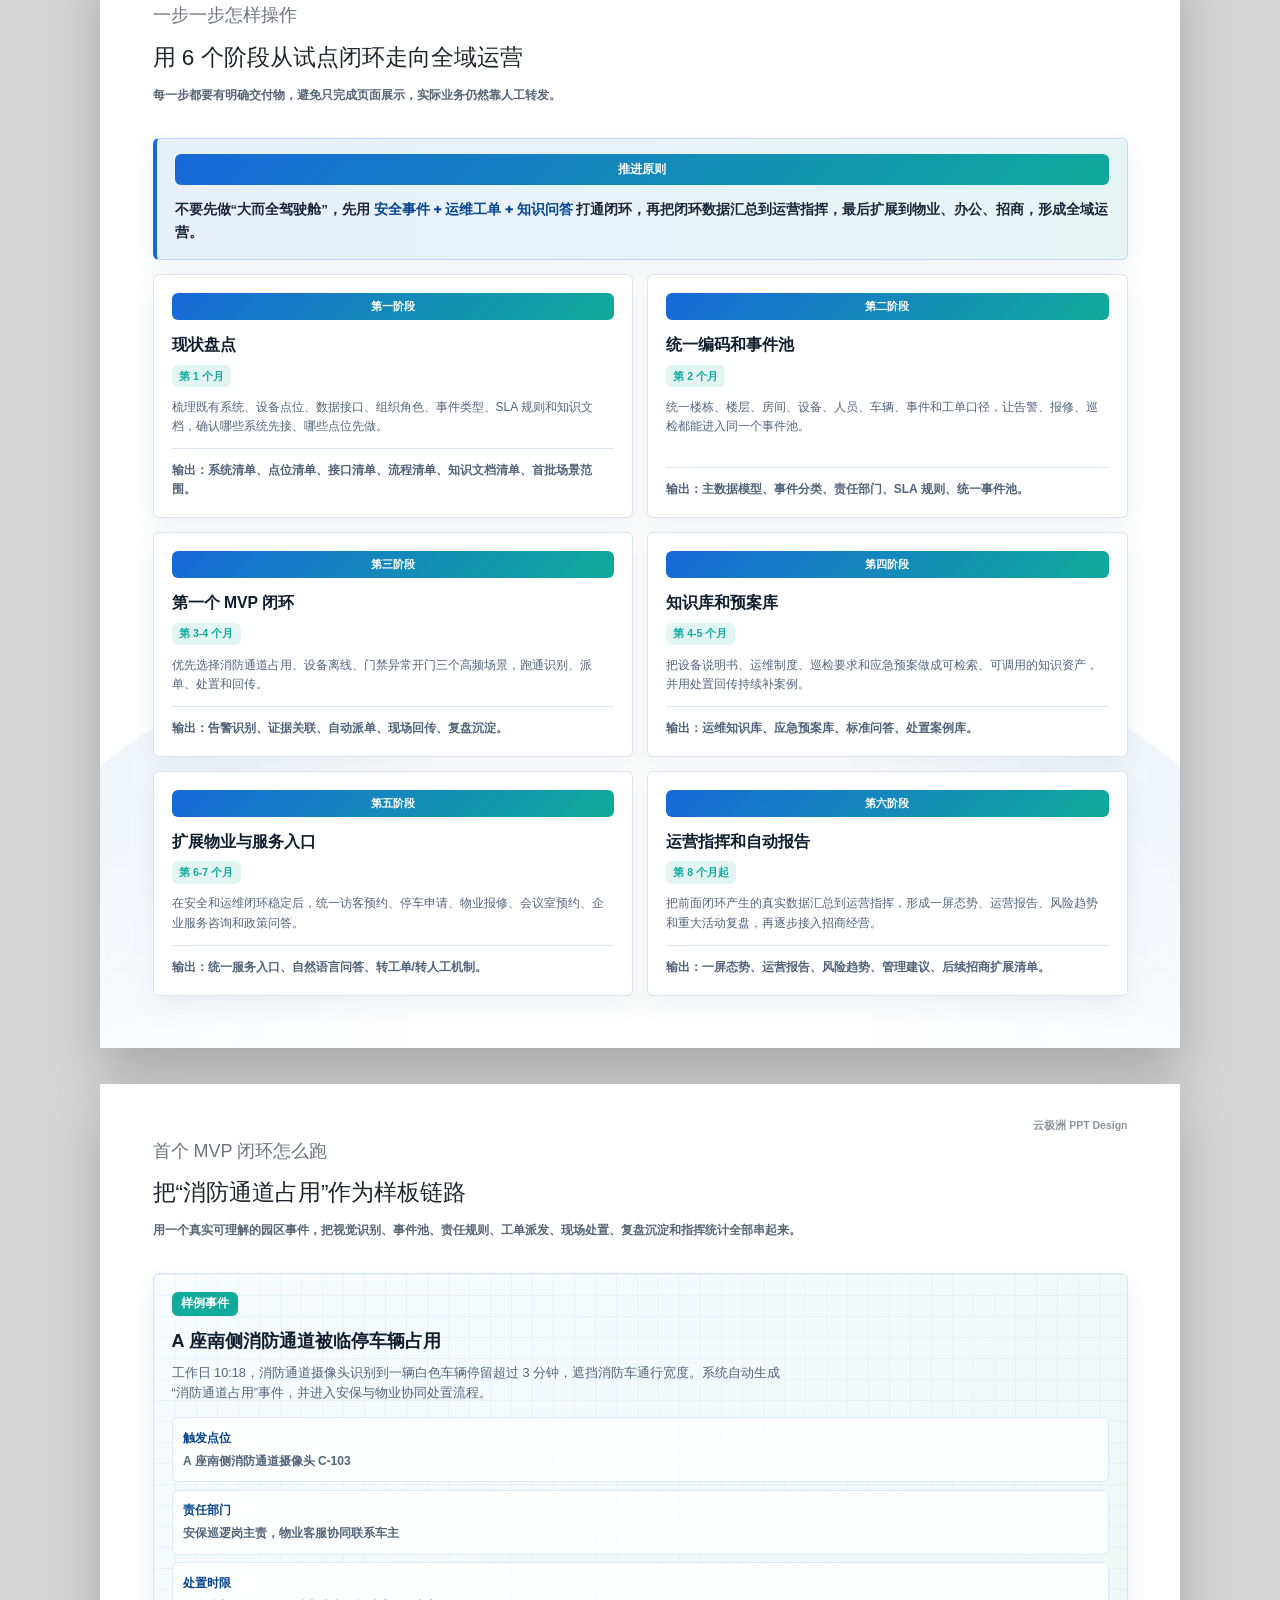
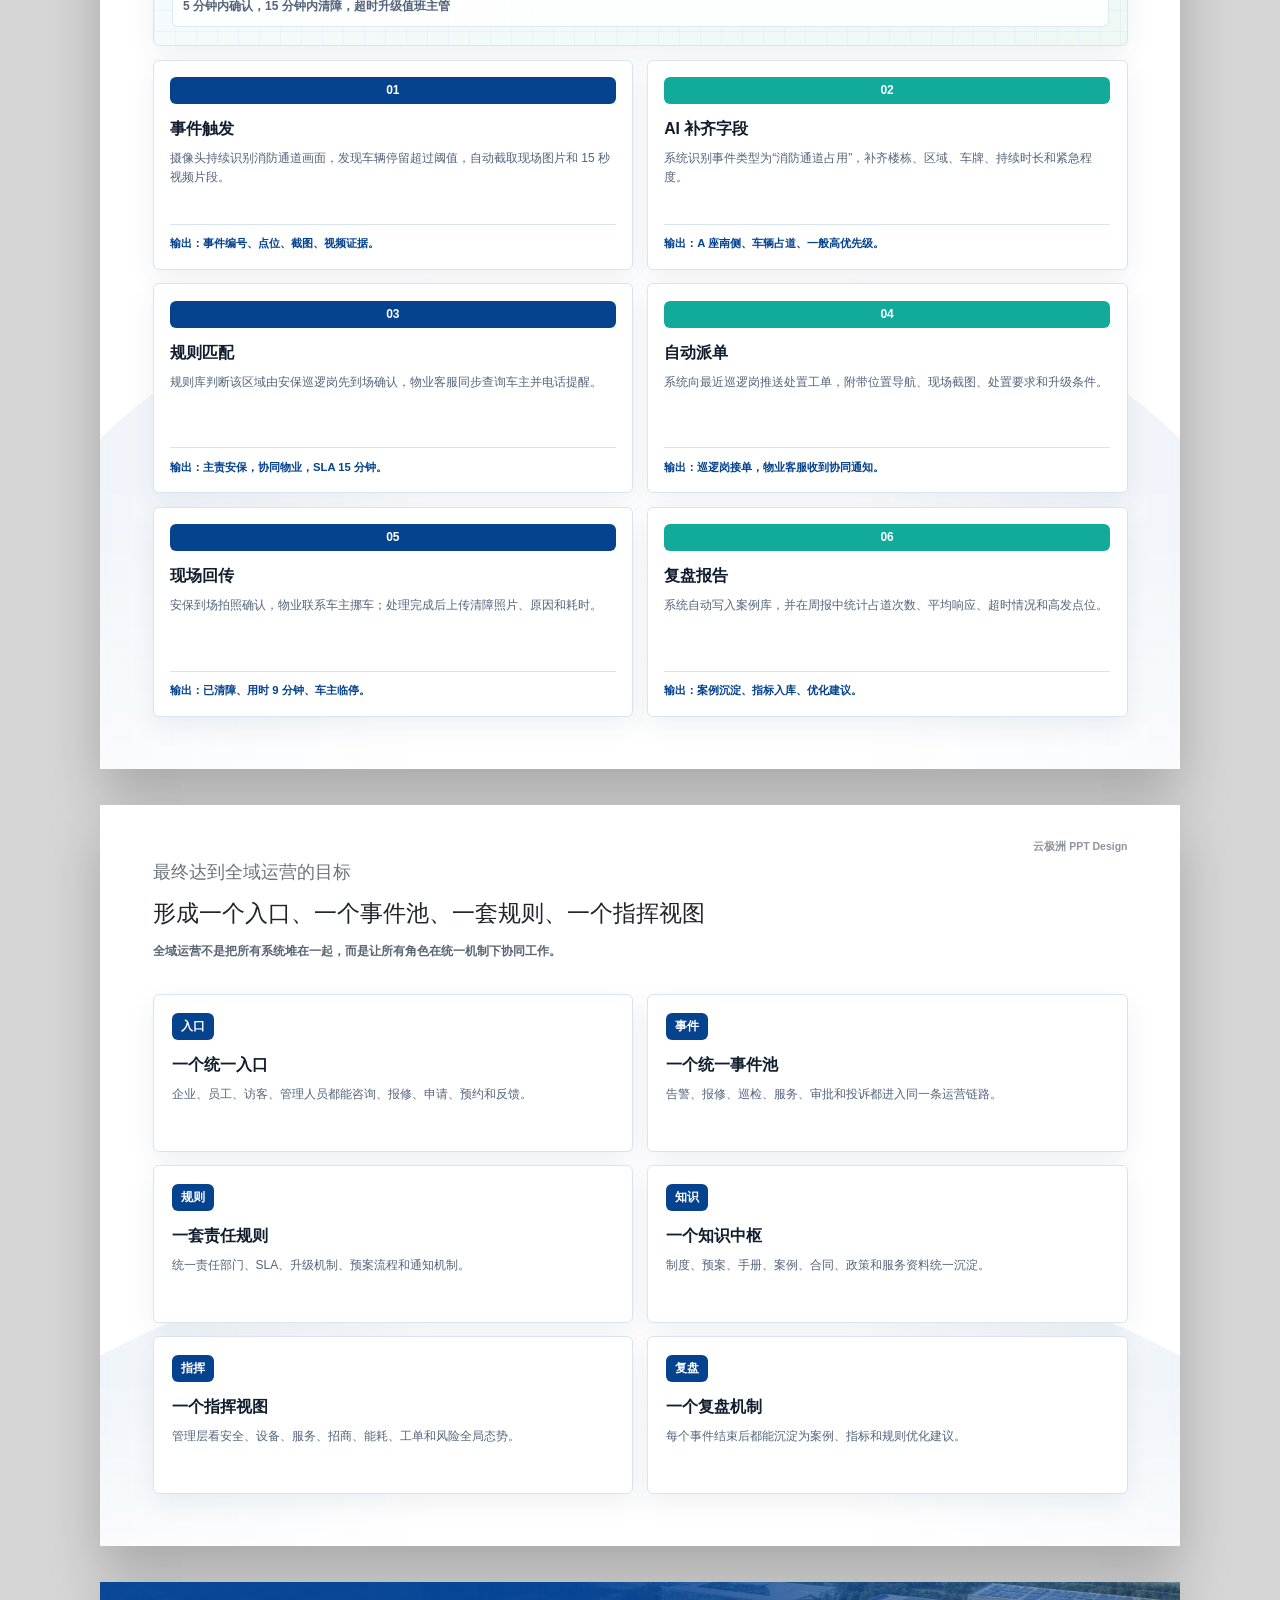
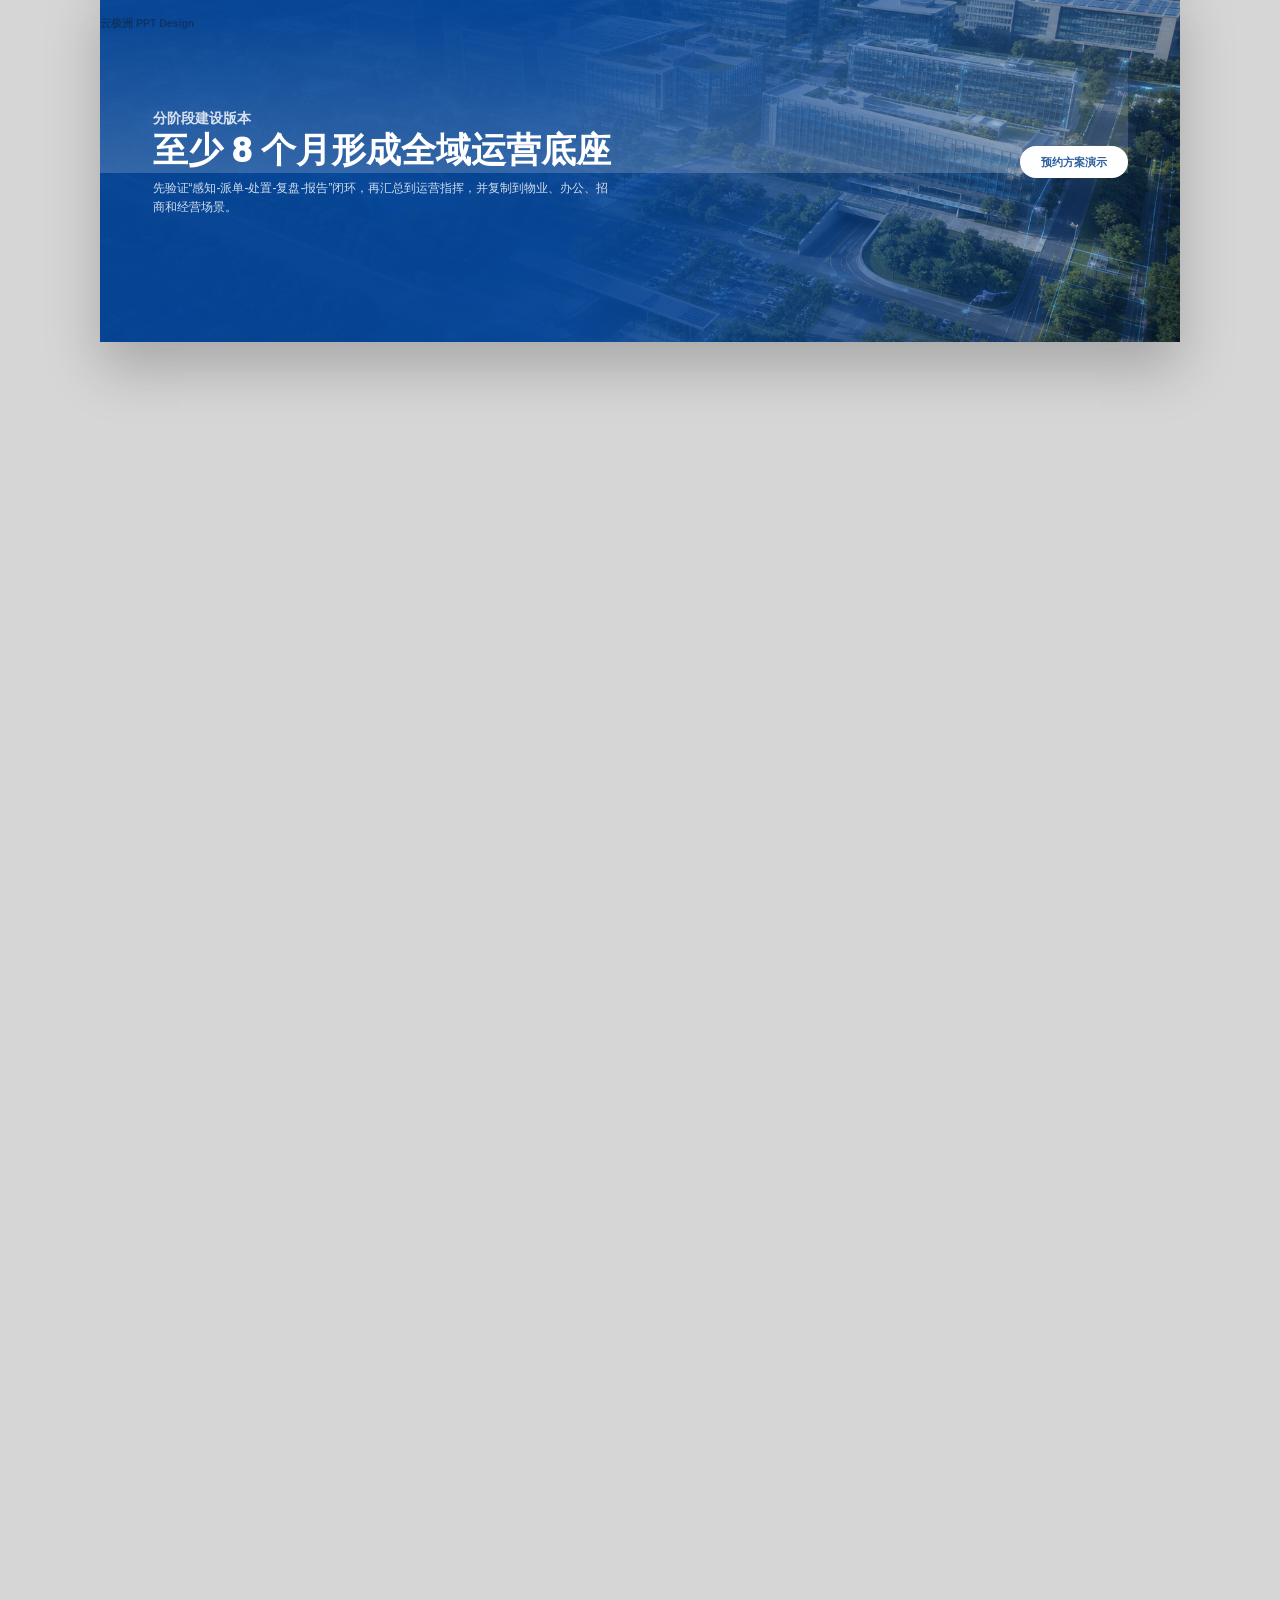
<file: implementation-roadmap.html>
<!doctype html>
<html lang="zh-CN">
  <head>
    <meta charset="UTF-8" />
    <meta name="viewport" content="width=device-width, initial-scale=1.0" />
    <title>全域运营落地路径｜园区智能运营平台</title>
    <link rel="stylesheet" href="./styles.css" />
    <link rel="stylesheet" href="./implementation-roadmap.css" />
  </head>
  <body>
    <header class="site-header" aria-label="主导航">
      <a class="brand" href="./index.html#top" aria-label="返回园区智能运营平台首页">
        <span class="brand-mark"></span>
        <span>园区智能运营平台</span>
      </a>
      <nav class="nav-links" aria-label="页面导航">
        <a href="#scenes">切入场景</a>
        <a href="#architecture">架构内容</a>
        <a href="#steps">实施步骤</a>
        <a href="#target">全域运营</a>
      </nav>
      <a class="nav-action" href="./index.html#implementation">返回首页路径</a>
    </header>

    <main id="top">
      <section class="module-hero command-hero roadmap-hero" id="overview">
        <div class="module-hero-copy">
          <a class="back-link" href="./index.html#implementation">← 返回首页落地路径</a>
          <p class="eyebrow">Landing Roadmap</p>
          <h1><span>从试点闭环到全域运营</span>先跑通安全与运维，再扩展为统一运营底座</h1>
          <p class="hero-lede">
            最靠谱的落地路径不是先做“大而全驾驶舱”，而是用安全事件、运维工单和知识问答打通发现、判断、派发、处置、复盘，再逐步接入物业、办公、招商和指挥。
          </p>
          <div class="roadmap-principle" aria-label="核心落地原则">
            <span>核心判断</span>
            <p>
              不要先做“大而全驾驶舱”，先用
              <strong>安全事件 + 运维工单 + 知识问答</strong>
              打通闭环，再把闭环数据汇总到运营指挥，最后扩展到物业、办公、招商，形成全域运营。
            </p>
          </div>
          <div class="hero-actions">
            <a class="primary-button" href="#steps">查看实施步骤</a>
            <a class="secondary-button" href="#scenes">查看优先场景</a>
            <a class="secondary-button" href="#target">全域目标</a>
          </div>
        </div>

        <div class="roadmap-console" aria-label="全域运营落地路径总览">
          <div class="console-header">
            <span>落地主线</span>
            <strong>先闭环 · 再沉淀 · 后扩展</strong>
          </div>
          <div class="roadmap-orbit" aria-label="从试点到全域运营的闭环链路">
            <strong>全域运营</strong>
            <span>安全事件</span>
            <span>运维工单</span>
            <span>知识问答</span>
            <span>物业服务</span>
            <span>运营指挥</span>
            <span>招商经营</span>
          </div>
          <div class="roadmap-kpis" aria-label="首期交付目标">
            <article><strong>8个月+</strong><span>全域建设周期</span></article>
            <article><strong>3类</strong><span>首期闭环场景</span></article>
            <article><strong>6阶段</strong><span>分步推进路径</span></article>
          </div>
        </div>
      </section>

      <section class="section module-section" id="scenes">
        <div class="section-heading">
          <p class="eyebrow">先从哪些应用场景入手</p>
          <h2>按“高频、高风险、可闭环、可复制”排序</h2>
          <p>首批场景要能快速证明价值，并能把数据、工单、知识和管理指标沉淀下来，后续扩展才不会变成重复建设。</p>
        </div>

        <div class="priority-grid">
          <article class="priority-card priority-main">
            <span>01</span>
            <h3>安全管理中心</h3>
            <p>先做视频、门禁、消防、停车和周界事件，因为它最能体现实时感知和跨部门处置价值。</p>
            <ul>
              <li>摄像头离线</li>
              <li>门禁异常开门</li>
              <li>消防通道占用</li>
              <li>陌生人闯入</li>
              <li>夜间异常滞留</li>
              <li>车辆占道</li>
            </ul>
          </article>
          <article class="priority-card priority-main">
            <span>02</span>
            <h3>运维中心</h3>
            <p>承接安全事件和设施报修，把问题自动派给工程、弱电、物业等责任团队。</p>
            <ul>
              <li>设备离线自动工单</li>
              <li>空调、照明、门禁报修</li>
              <li>弱电设备故障</li>
              <li>巡检制度知识库</li>
              <li>维修结果回传</li>
            </ul>
          </article>
          <article class="priority-card">
            <span>03</span>
            <h3>物业服务中心</h3>
            <p>覆盖访客、通行、秩序、保洁和租户诉求，让物业服务从被动登记转向主动管控。</p>
          </article>
          <article class="priority-card">
            <span>04</span>
            <h3>运营管理与指挥</h3>
            <p>在前三类中心跑出真实数据后，再汇总事件、工单、设备、SLA 和风险指标。</p>
          </article>
          <article class="priority-card">
            <span>05</span>
            <h3>企业办公与服务中心</h3>
            <p>知识库稳定后接入制度问答、服务台、材料指引、通知公文和运营报告生成。</p>
          </article>
          <article class="priority-card">
            <span>06</span>
            <h3>招商中心</h3>
            <p>在政策库、企业服务和入驻企业数据稳定后，再做画像、政策适配和线索推荐。</p>
          </article>
        </div>
      </section>

      <section class="section workflow-section" id="architecture">
        <div class="section-heading">
          <p class="eyebrow">先用架构里的哪些内容</p>
          <h2>首期只启用支撑闭环的关键能力</h2>
          <p>架构不要一次性全铺开，先把事件接入、权限审计、数据治理、知识库和流程编排打牢。</p>
        </div>

        <div class="architecture-use-grid">
          <article>
            <span>接入层</span>
            <h3>智能化基础设施接入层</h3>
            <p>先接视频监控、门禁、访客、停车、消防、设备状态和工单系统，优先选择高风险点位和高频点位。</p>
          </article>
          <article>
            <span>公共层</span>
            <h3>基础设施公共层</h3>
            <p>先搭 API 网关、统一认证、权限管理、日志审计、消息通知和对象存储，保障协同留痕。</p>
          </article>
          <article>
            <span>中枢层</span>
            <h3>数据与知识中枢层</h3>
            <p>建立楼栋、楼层、房间、设备、人员、企业、车辆、事件、工单的统一编码和主数据。</p>
          </article>
          <article>
            <span>AI层</span>
            <h3>AI 能力引擎层</h3>
            <p>首批只上视觉识别、知识问答、智能工单和报告生成，确保能力能被业务流程调用。</p>
          </article>
        </div>

        <div class="asset-panel">
          <div class="panel-title">
            <span>首期知识资产</span>
            <strong>让处置有依据、回传能复用</strong>
          </div>
          <div class="asset-tags">
            <span>设备说明书</span>
            <span>运维手册</span>
            <span>巡检制度</span>
            <span>应急预案</span>
            <span>服务手册</span>
            <span>政策文件</span>
            <span>历史案例</span>
            <span>SLA 规则</span>
          </div>
        </div>
      </section>

      <section class="section access-section" id="steps">
        <div class="section-heading">
          <p class="eyebrow">一步一步怎样操作</p>
          <h2>用 6 个阶段从试点闭环走向全域运营</h2>
          <p>每一步都要有明确交付物，避免只完成页面展示，实际业务仍然靠人工转发。</p>
        </div>

        <div class="steps-principle">
          <span>推进原则</span>
          <p>
            不要先做“大而全驾驶舱”，先用
            <strong>安全事件 + 运维工单 + 知识问答</strong>
            打通闭环，再把闭环数据汇总到运营指挥，最后扩展到物业、办公、招商，形成全域运营。
          </p>
        </div>

        <div class="execution-timeline">
          <article>
            <span>第一阶段</span>
            <h3>现状盘点</h3>
            <b>第 1 个月</b>
            <p>梳理既有系统、设备点位、数据接口、组织角色、事件类型、SLA 规则和知识文档，确认哪些系统先接、哪些点位先做。</p>
            <em>输出：系统清单、点位清单、接口清单、流程清单、知识文档清单、首批场景范围。</em>
          </article>
          <article>
            <span>第二阶段</span>
            <h3>统一编码和事件池</h3>
            <b>第 2 个月</b>
            <p>统一楼栋、楼层、房间、设备、人员、车辆、事件和工单口径，让告警、报修、巡检都能进入同一个事件池。</p>
            <em>输出：主数据模型、事件分类、责任部门、SLA 规则、统一事件池。</em>
          </article>
          <article>
            <span>第三阶段</span>
            <h3>第一个 MVP 闭环</h3>
            <b>第 3-4 个月</b>
            <p>优先选择消防通道占用、设备离线、门禁异常开门三个高频场景，跑通识别、派单、处置和回传。</p>
            <em>输出：告警识别、证据关联、自动派单、现场回传、复盘沉淀。</em>
          </article>
          <article>
            <span>第四阶段</span>
            <h3>知识库和预案库</h3>
            <b>第 4-5 个月</b>
            <p>把设备说明书、运维制度、巡检要求和应急预案做成可检索、可调用的知识资产，并用处置回传持续补案例。</p>
            <em>输出：运维知识库、应急预案库、标准问答、处置案例库。</em>
          </article>
          <article>
            <span>第五阶段</span>
            <h3>扩展物业与服务入口</h3>
            <b>第 6-7 个月</b>
            <p>在安全和运维闭环稳定后，统一访客预约、停车申请、物业报修、会议室预约、企业服务咨询和政策问答。</p>
            <em>输出：统一服务入口、自然语言问答、转工单/转人工机制。</em>
          </article>
          <article>
            <span>第六阶段</span>
            <h3>运营指挥和自动报告</h3>
            <b>第 8 个月起</b>
            <p>把前面闭环产生的真实数据汇总到运营指挥，形成一屏态势、运营报告、风险趋势和重大活动复盘，再逐步接入招商经营。</p>
            <em>输出：一屏态势、运营报告、风险趋势、管理建议、后续招商扩展清单。</em>
          </article>
        </div>
      </section>

      <section class="section workflow-section" id="mvp">
        <div class="section-heading">
          <p class="eyebrow">首个 MVP 闭环怎么跑</p>
          <h2>把“消防通道占用”作为样板链路</h2>
          <p>用一个真实可理解的园区事件，把视觉识别、事件池、责任规则、工单派发、现场处置、复盘沉淀和指挥统计全部串起来。</p>
        </div>

        <div class="mvp-example">
          <div>
            <span>样例事件</span>
            <h3>A 座南侧消防通道被临停车辆占用</h3>
            <p>工作日 10:18，消防通道摄像头识别到一辆白色车辆停留超过 3 分钟，遮挡消防车通行宽度。系统自动生成“消防通道占用”事件，并进入安保与物业协同处置流程。</p>
          </div>
          <ul>
            <li><strong>触发点位</strong><span>A 座南侧消防通道摄像头 C-103</span></li>
            <li><strong>责任部门</strong><span>安保巡逻岗主责，物业客服协同联系车主</span></li>
            <li><strong>处置时限</strong><span>5 分钟内确认，15 分钟内清障，超时升级值班主管</span></li>
          </ul>
        </div>

        <div class="mvp-flow">
          <article>
            <span>01</span>
            <h3>事件触发</h3>
            <p>摄像头持续识别消防通道画面，发现车辆停留超过阈值，自动截取现场图片和 15 秒视频片段。</p>
            <b>输出：事件编号、点位、截图、视频证据。</b>
          </article>
          <article>
            <span>02</span>
            <h3>AI 补齐字段</h3>
            <p>系统识别事件类型为“消防通道占用”，补齐楼栋、区域、车牌、持续时长和紧急程度。</p>
            <b>输出：A 座南侧、车辆占道、一般高优先级。</b>
          </article>
          <article>
            <span>03</span>
            <h3>规则匹配</h3>
            <p>规则库判断该区域由安保巡逻岗先到场确认，物业客服同步查询车主并电话提醒。</p>
            <b>输出：主责安保，协同物业，SLA 15 分钟。</b>
          </article>
          <article>
            <span>04</span>
            <h3>自动派单</h3>
            <p>系统向最近巡逻岗推送处置工单，附带位置导航、现场截图、处置要求和升级条件。</p>
            <b>输出：巡逻岗接单，物业客服收到协同通知。</b>
          </article>
          <article>
            <span>05</span>
            <h3>现场回传</h3>
            <p>安保到场拍照确认，物业联系车主挪车；处理完成后上传清障照片、原因和耗时。</p>
            <b>输出：已清障、用时 9 分钟、车主临停。</b>
          </article>
          <article>
            <span>06</span>
            <h3>复盘报告</h3>
            <p>系统自动写入案例库，并在周报中统计占道次数、平均响应、超时情况和高发点位。</p>
            <b>输出：案例沉淀、指标入库、优化建议。</b>
          </article>
        </div>
      </section>

      <section class="section module-section" id="target">
        <div class="section-heading">
          <p class="eyebrow">最终达到全域运营的目标</p>
          <h2>形成一个入口、一个事件池、一套规则、一个指挥视图</h2>
          <p>全域运营不是把所有系统堆在一起，而是让所有角色在统一机制下协同工作。</p>
        </div>

        <div class="target-grid">
          <article><span>入口</span><h3>一个统一入口</h3><p>企业、员工、访客、管理人员都能咨询、报修、申请、预约和反馈。</p></article>
          <article><span>事件</span><h3>一个统一事件池</h3><p>告警、报修、巡检、服务、审批和投诉都进入同一条运营链路。</p></article>
          <article><span>规则</span><h3>一套责任规则</h3><p>统一责任部门、SLA、升级机制、预案流程和通知机制。</p></article>
          <article><span>知识</span><h3>一个知识中枢</h3><p>制度、预案、手册、案例、合同、政策和服务资料统一沉淀。</p></article>
          <article><span>指挥</span><h3>一个指挥视图</h3><p>管理层看安全、设备、服务、招商、能耗、工单和风险全局态势。</p></article>
          <article><span>复盘</span><h3>一个复盘机制</h3><p>每个事件结束后都能沉淀为案例、指标和规则优化建议。</p></article>
        </div>
      </section>

      <section class="cta-section">
        <div>
          <p class="eyebrow">分阶段建设版本</p>
          <h2>至少 8 个月形成全域运营底座</h2>
          <p>先验证“感知-派单-处置-复盘-报告”闭环，再汇总到运营指挥，并复制到物业、办公、招商和经营场景。</p>
        </div>
        <a class="primary-button light" href="./index.html#contact">预约方案演示</a>
      </section>
    </main>

    <button class="back-top" type="button" aria-label="返回顶部">↑</button>
    <script src="./script.js"></script>
  </body>
</html>
</file>
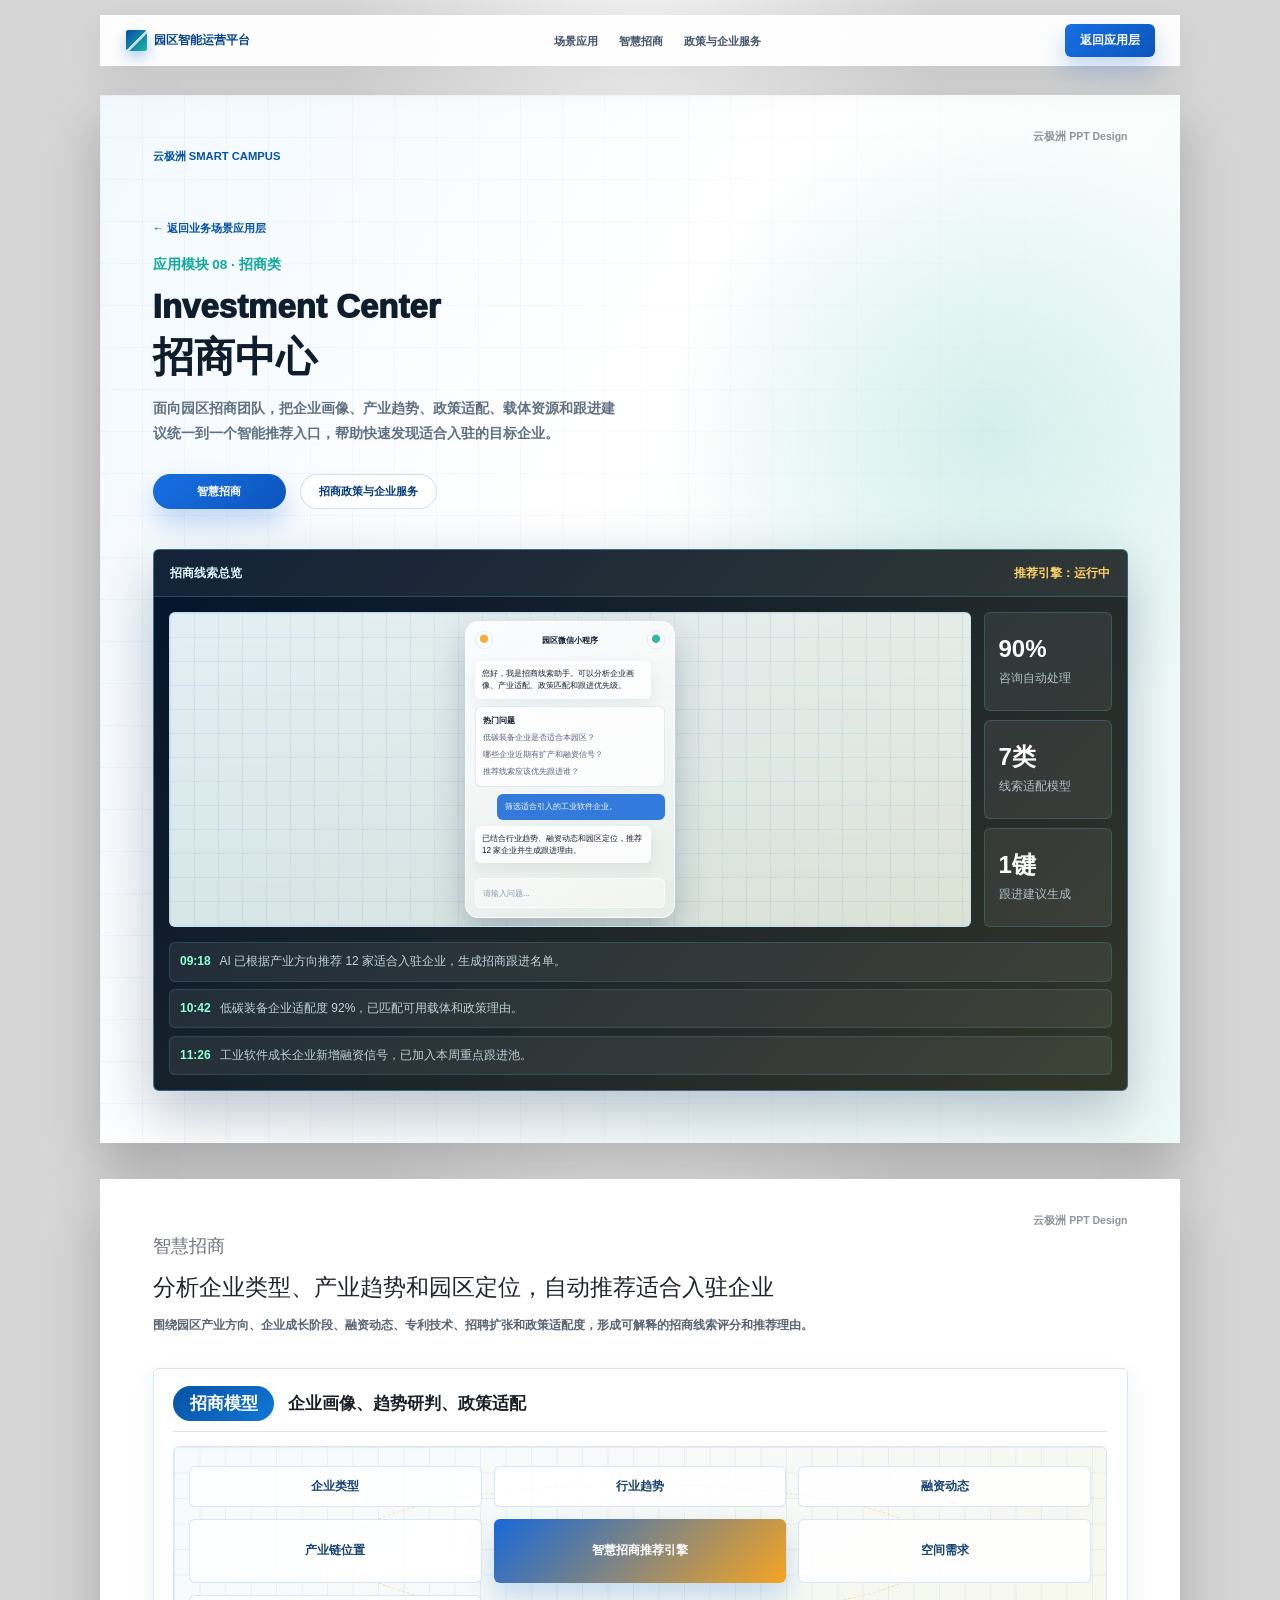
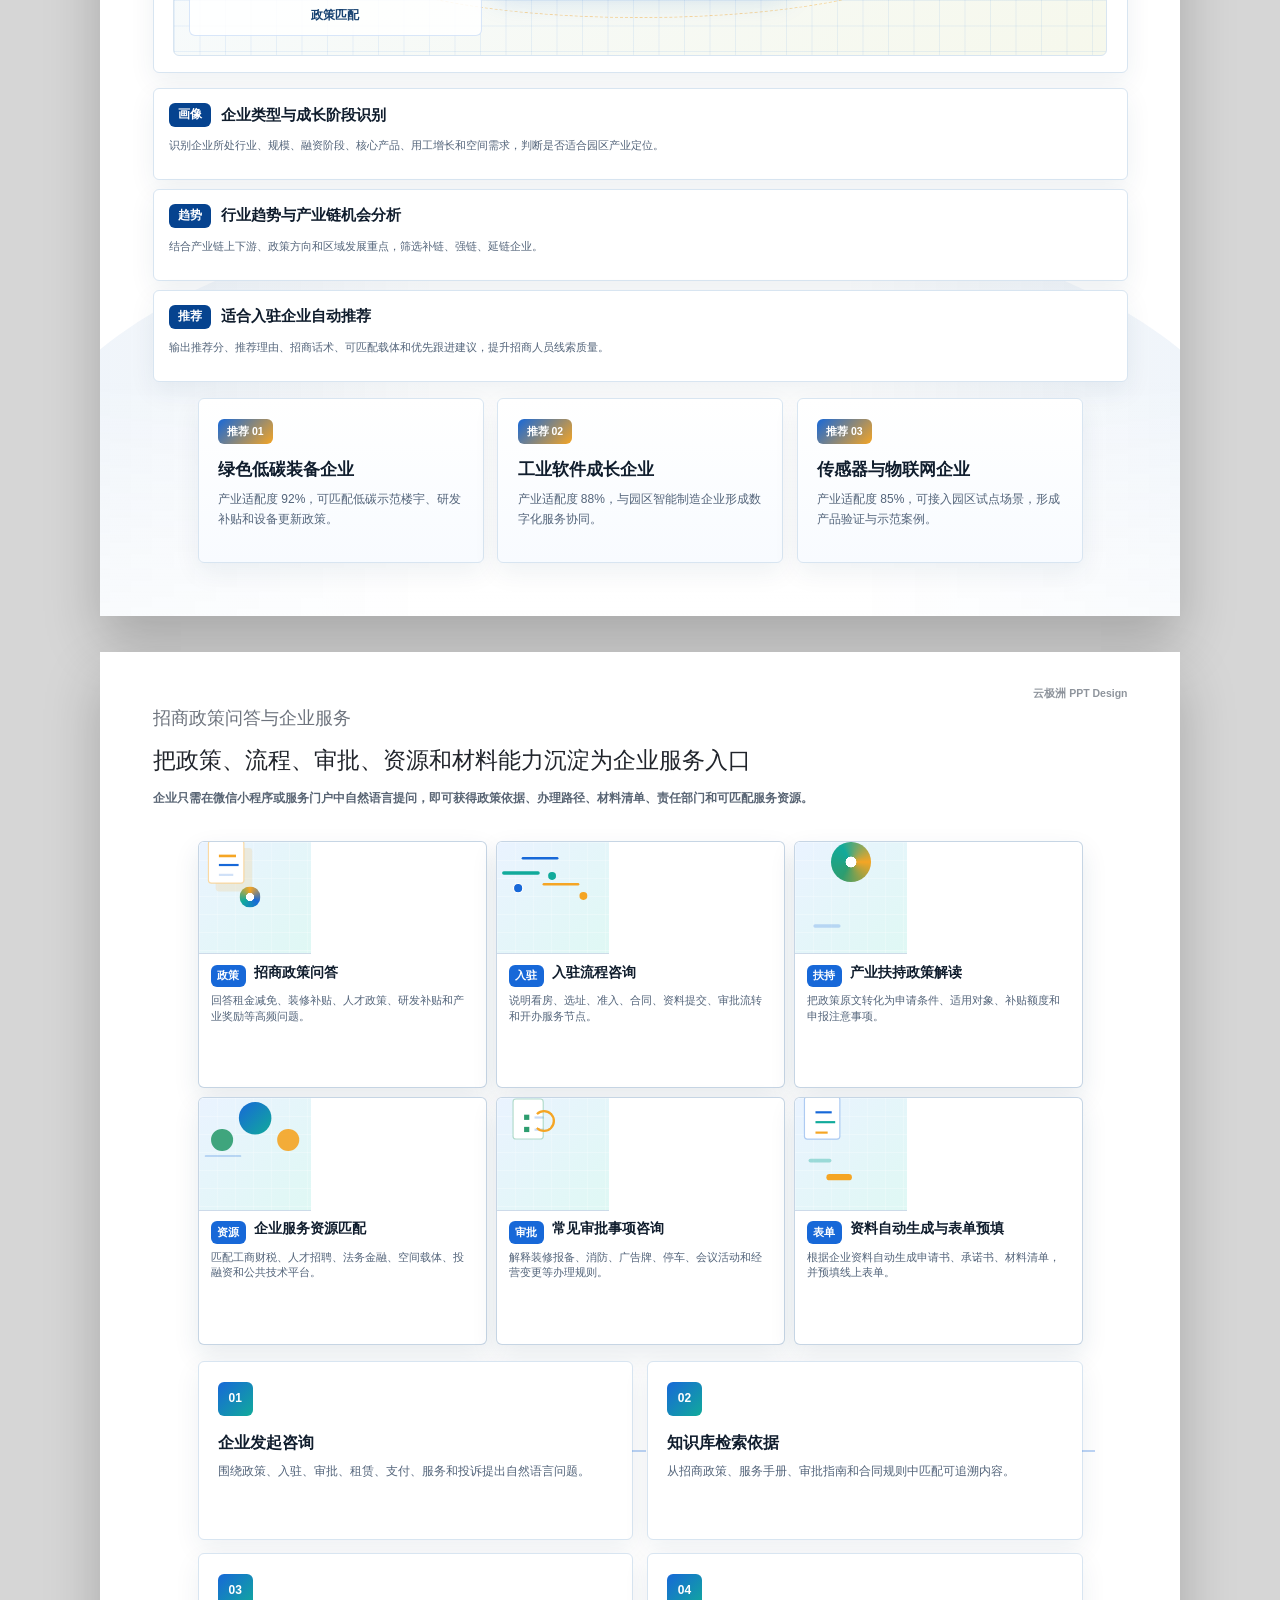
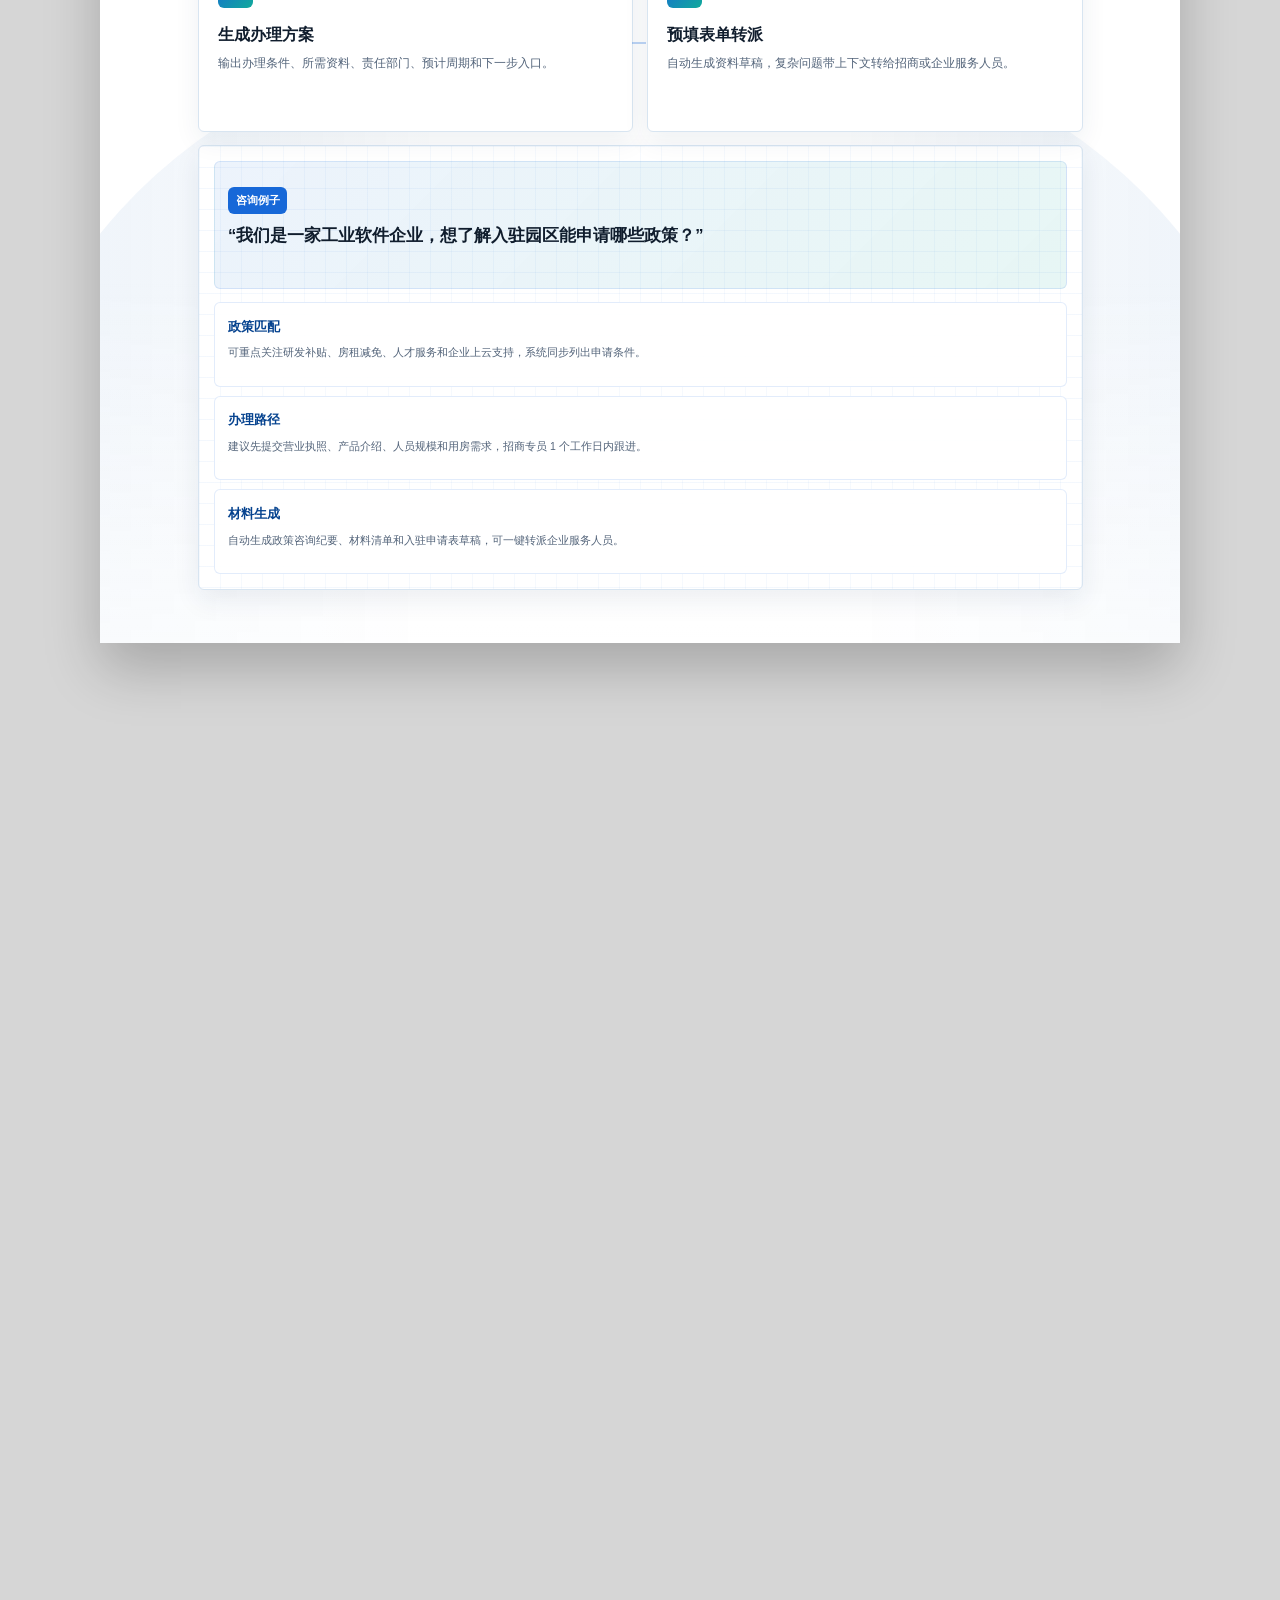
<file: investment.html>
<!doctype html>
<html lang="zh-CN">
  <head>
    <meta charset="UTF-8" />
    <meta name="viewport" content="width=device-width, initial-scale=1.0" />
    <title>招商中心｜园区智能运营平台</title>
    <link rel="stylesheet" href="./styles.css" />
    <link rel="stylesheet" href="./investment-overrides.css?v=compact-service-cards" />
  </head>
  <body>
    <header class="site-header" aria-label="主导航">
      <a class="brand" href="./index.html#top" aria-label="返回园区智能运营平台首页">
        <span class="brand-mark"></span>
        <span>园区智能运营平台</span>
      </a>
      <nav class="nav-links" aria-label="页面导航">
        <a href="./index.html#scenes">场景应用</a>
        <a href="#smart-attract">智慧招商</a>
        <a href="#enterprise-service">政策与企业服务</a>
      </nav>
      <a class="nav-action" href="./index.html#scenes">返回应用层</a>
    </header>

    <main id="top">
      <section class="module-hero investment-hero" id="overview">
        <div class="module-hero-copy">
          <a class="back-link" href="./index.html#scenes">← 返回业务场景应用层</a>
          <p class="eyebrow">应用模块 08 · 招商类</p>
          <h1><span>Investment Center</span>招商中心</h1>
          <p class="hero-lede">
            面向园区招商团队，把企业画像、产业趋势、政策适配、载体资源和跟进建议统一到一个智能推荐入口，帮助快速发现适合入驻的目标企业。
          </p>
          <div class="hero-actions">
            <a class="primary-button" href="#smart-attract">智慧招商</a>
            <a class="secondary-button" href="#enterprise-service">招商政策与企业服务</a>
          </div>
        </div>

        <div class="investment-console" aria-label="招商中心智能看板">
          <div class="console-header">
            <span>招商线索总览</span>
            <strong>推荐引擎：运行中</strong>
          </div>
          <div class="investment-console-grid">
            <div class="mini-program-panel" aria-label="园区微信小程序招商服务示意">
              <div class="phone-shell">
                <div class="phone-status">
                  <span></span>
                  <strong>园区微信小程序</strong>
                  <i></i>
                </div>
                <div class="wechat-chat">
                  <p class="bot-intro">您好，我是招商线索助手。可以分析企业画像、产业适配、政策匹配和跟进优先级。</p>
                  <div class="hot-questions">
                    <b>热门问题</b>
                    <span>低碳装备企业是否适合本园区？</span>
                    <span>哪些企业近期有扩产和融资信号？</span>
                    <span>推荐线索应该优先跟进谁？</span>
                  </div>
                  <p class="user-bubble">筛选适合引入的工业软件企业。</p>
                  <p class="bot-reply">已结合行业趋势、融资动态和园区定位，推荐 12 家企业并生成跟进理由。</p>
                </div>
                <div class="chat-input">请输入问题...</div>
              </div>
            </div>
            <div class="console-side">
              <div>
                <strong>90%</strong>
                <span>咨询自动处理</span>
              </div>
              <div>
                <strong>7类</strong>
                <span>线索适配模型</span>
              </div>
              <div>
                <strong>1键</strong>
                <span>跟进建议生成</span>
              </div>
            </div>
          </div>
          <div class="console-events">
            <p><b>09:18</b> AI 已根据产业方向推荐 12 家适合入驻企业，生成招商跟进名单。</p>
            <p><b>10:42</b> 低碳装备企业适配度 92%，已匹配可用载体和政策理由。</p>
            <p><b>11:26</b> 工业软件成长企业新增融资信号，已加入本周重点跟进池。</p>
          </div>
        </div>
      </section>

      <section class="section module-section" id="smart-attract">
        <div class="section-heading">
          <p class="eyebrow">智慧招商</p>
          <h2>分析企业类型、产业趋势和园区定位，自动推荐适合入驻企业</h2>
          <p>围绕园区产业方向、企业成长阶段、融资动态、专利技术、招聘扩张和政策适配度，形成可解释的招商线索评分和推荐理由。</p>
        </div>
        <div class="solution-layout">
          <div class="solution-panel">
            <div class="panel-title">
              <span>招商模型</span>
              <strong>企业画像、趋势研判、政策适配</strong>
            </div>
            <div class="investment-flow" aria-label="智慧招商分析能力关系">
              <span>企业类型</span>
              <span>行业趋势</span>
              <span>融资动态</span>
              <strong>智慧招商推荐引擎</strong>
              <span>产业链位置</span>
              <span>空间需求</span>
              <span>政策匹配</span>
            </div>
          </div>
          <div class="capability-list">
            <article>
              <span>画像</span>
              <h3>企业类型与成长阶段识别</h3>
              <p>识别企业所处行业、规模、融资阶段、核心产品、用工增长和空间需求，判断是否适合园区产业定位。</p>
            </article>
            <article>
              <span>趋势</span>
              <h3>行业趋势与产业链机会分析</h3>
              <p>结合产业链上下游、政策方向和区域发展重点，筛选补链、强链、延链企业。</p>
            </article>
            <article>
              <span>推荐</span>
              <h3>适合入驻企业自动推荐</h3>
              <p>输出推荐分、推荐理由、招商话术、可匹配载体和优先跟进建议，提升招商人员线索质量。</p>
            </article>
          </div>
        </div>
        <div class="investment-match-board" aria-label="企业招商推荐列表">
          <article>
            <span>推荐 01</span>
            <h3>绿色低碳装备企业</h3>
            <p>产业适配度 92%，可匹配低碳示范楼宇、研发补贴和设备更新政策。</p>
          </article>
          <article>
            <span>推荐 02</span>
            <h3>工业软件成长企业</h3>
            <p>产业适配度 88%，与园区智能制造企业形成数字化服务协同。</p>
          </article>
          <article>
            <span>推荐 03</span>
            <h3>传感器与物联网企业</h3>
            <p>产业适配度 85%，可接入园区试点场景，形成产品验证与示范案例。</p>
          </article>
        </div>
      </section>

      <section class="section workflow-section" id="enterprise-service">
        <div class="section-heading">
          <p class="eyebrow">招商政策问答与企业服务</p>
          <h2>把政策、流程、审批、资源和材料能力沉淀为企业服务入口</h2>
          <p>企业只需在微信小程序或服务门户中自然语言提问，即可获得政策依据、办理路径、材料清单、责任部门和可匹配服务资源。</p>
        </div>
        <div class="ops-card-grid office-card-grid investment-card-grid">
          <article class="inspection-card office-card attract-policy-card">
            <div class="office-card-visual"></div>
            <div class="command-title-line">
              <span>政策</span>
              <h3>招商政策问答</h3>
            </div>
            <p>回答租金减免、装修补贴、人才政策、研发补贴和产业奖励等高频问题。</p>
          </article>
          <article class="inspection-card office-card settle-process-card">
            <div class="office-card-visual"></div>
            <div class="command-title-line">
              <span>入驻</span>
              <h3>入驻流程咨询</h3>
            </div>
            <p>说明看房、选址、准入、合同、资料提交、审批流转和开办服务节点。</p>
          </article>
          <article class="inspection-card office-card support-card">
            <div class="office-card-visual"></div>
            <div class="command-title-line">
              <span>扶持</span>
              <h3>产业扶持政策解读</h3>
            </div>
            <p>把政策原文转化为申请条件、适用对象、补贴额度和申报注意事项。</p>
          </article>
          <article class="inspection-card office-card resource-card">
            <div class="office-card-visual"></div>
            <div class="command-title-line">
              <span>资源</span>
              <h3>企业服务资源匹配</h3>
            </div>
            <p>匹配工商财税、人才招聘、法务金融、空间载体、投融资和公共技术平台。</p>
          </article>
          <article class="inspection-card office-card approval-card">
            <div class="office-card-visual"></div>
            <div class="command-title-line">
              <span>审批</span>
              <h3>常见审批事项咨询</h3>
            </div>
            <p>解释装修报备、消防、广告牌、停车、会议活动和经营变更等办理规则。</p>
          </article>
          <article class="inspection-card office-card form-card">
            <div class="office-card-visual"></div>
            <div class="command-title-line">
              <span>表单</span>
              <h3>资料自动生成与表单预填</h3>
            </div>
            <p>根据企业资料自动生成申请书、承诺书、材料清单，并预填线上表单。</p>
          </article>
        </div>
        <div class="ticket-flow-panel investment-service-flow">
          <article>
            <span>01</span>
            <h3>企业发起咨询</h3>
            <p>围绕政策、入驻、审批、租赁、支付、服务和投诉提出自然语言问题。</p>
          </article>
          <article>
            <span>02</span>
            <h3>知识库检索依据</h3>
            <p>从招商政策、服务手册、审批指南和合同规则中匹配可追溯内容。</p>
          </article>
          <article>
            <span>03</span>
            <h3>生成办理方案</h3>
            <p>输出办理条件、所需资料、责任部门、预计周期和下一步入口。</p>
          </article>
          <article>
            <span>04</span>
            <h3>预填表单转派</h3>
            <p>自动生成资料草稿，复杂问题带上下文转给招商或企业服务人员。</p>
          </article>
        </div>
        <div class="investment-example" aria-label="招商政策咨询示例">
          <div class="example-question">
            <span>咨询例子</span>
            <h3>“我们是一家工业软件企业，想了解入驻园区能申请哪些政策？”</h3>
          </div>
          <div class="example-answer">
            <article>
              <strong>政策匹配</strong>
              <p>可重点关注研发补贴、房租减免、人才服务和企业上云支持，系统同步列出申请条件。</p>
            </article>
            <article>
              <strong>办理路径</strong>
              <p>建议先提交营业执照、产品介绍、人员规模和用房需求，招商专员 1 个工作日内跟进。</p>
            </article>
            <article>
              <strong>材料生成</strong>
              <p>自动生成政策咨询纪要、材料清单和入驻申请表草稿，可一键转派企业服务人员。</p>
            </article>
          </div>
        </div>
      </section>

    </main>

    <button class="back-top" type="button" aria-label="返回顶部">↑</button>
    <script src="./script.js"></script>
  </body>
</html>
</file>
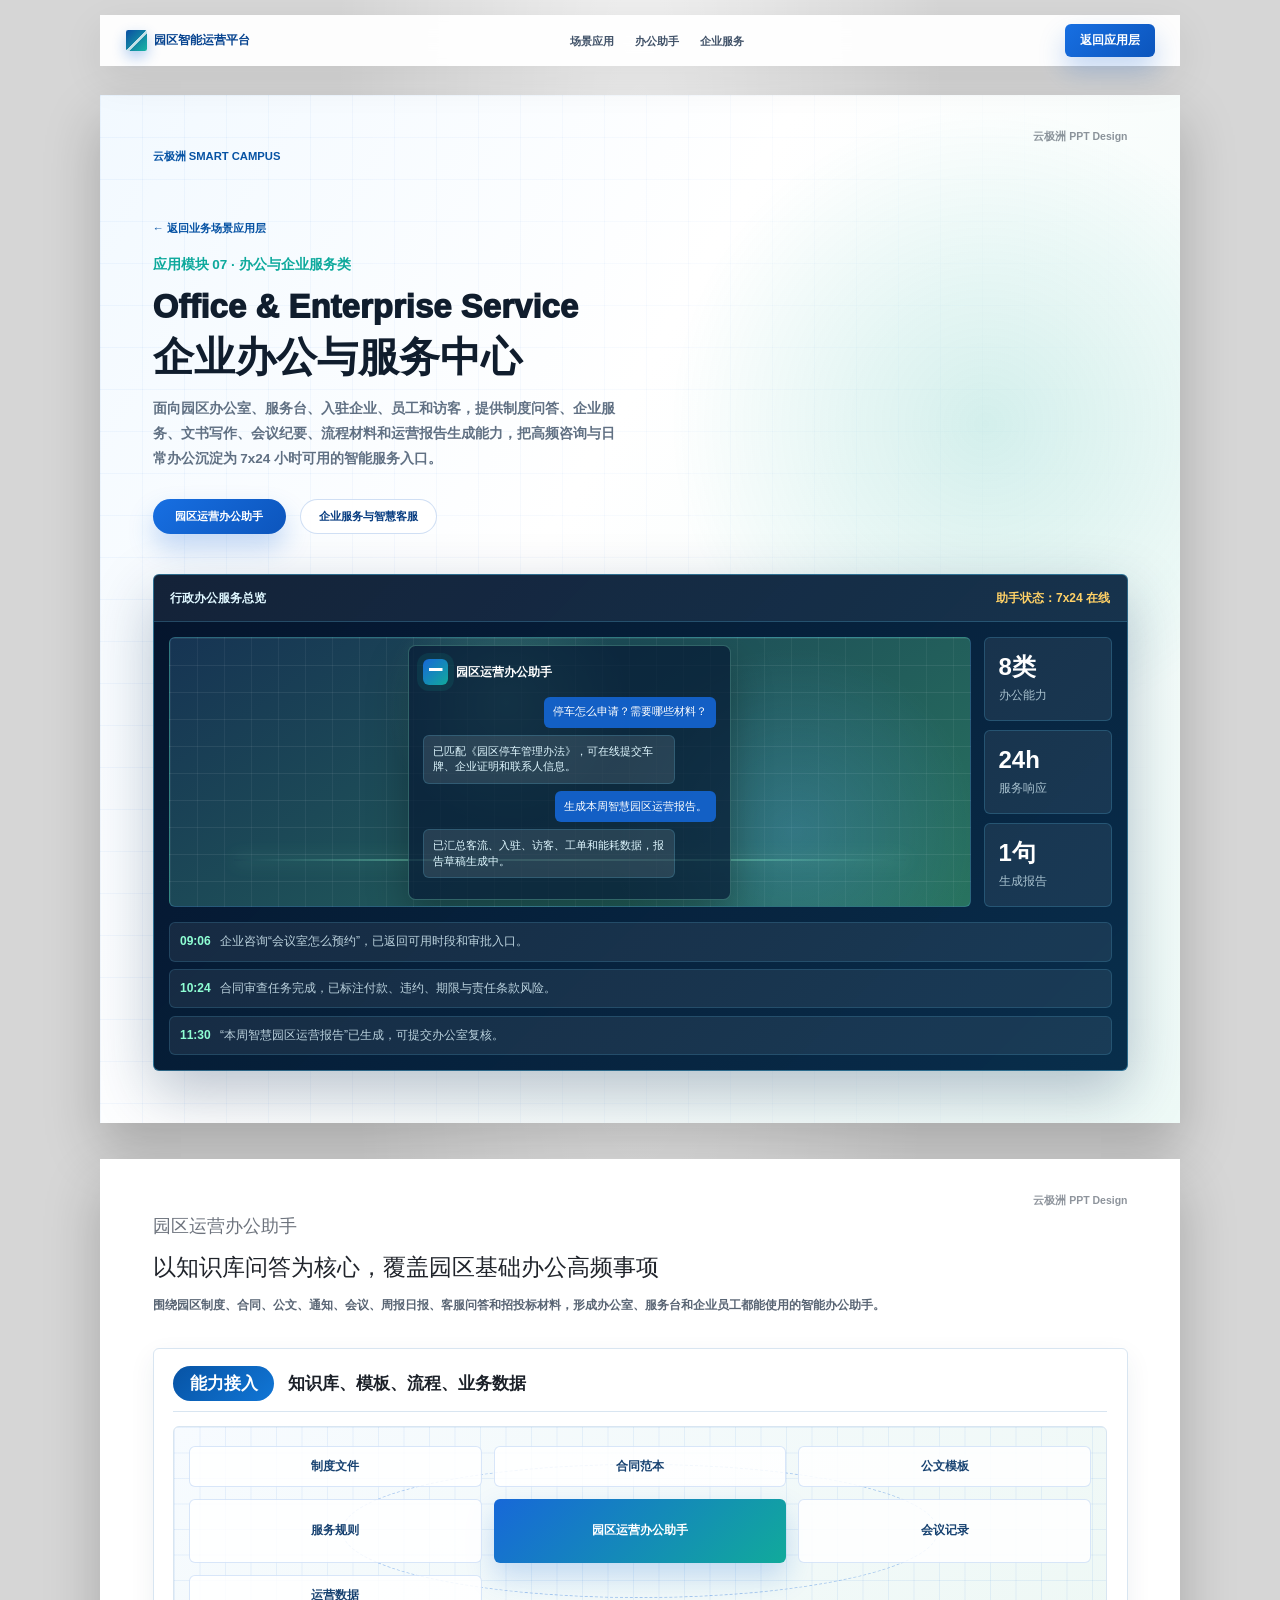
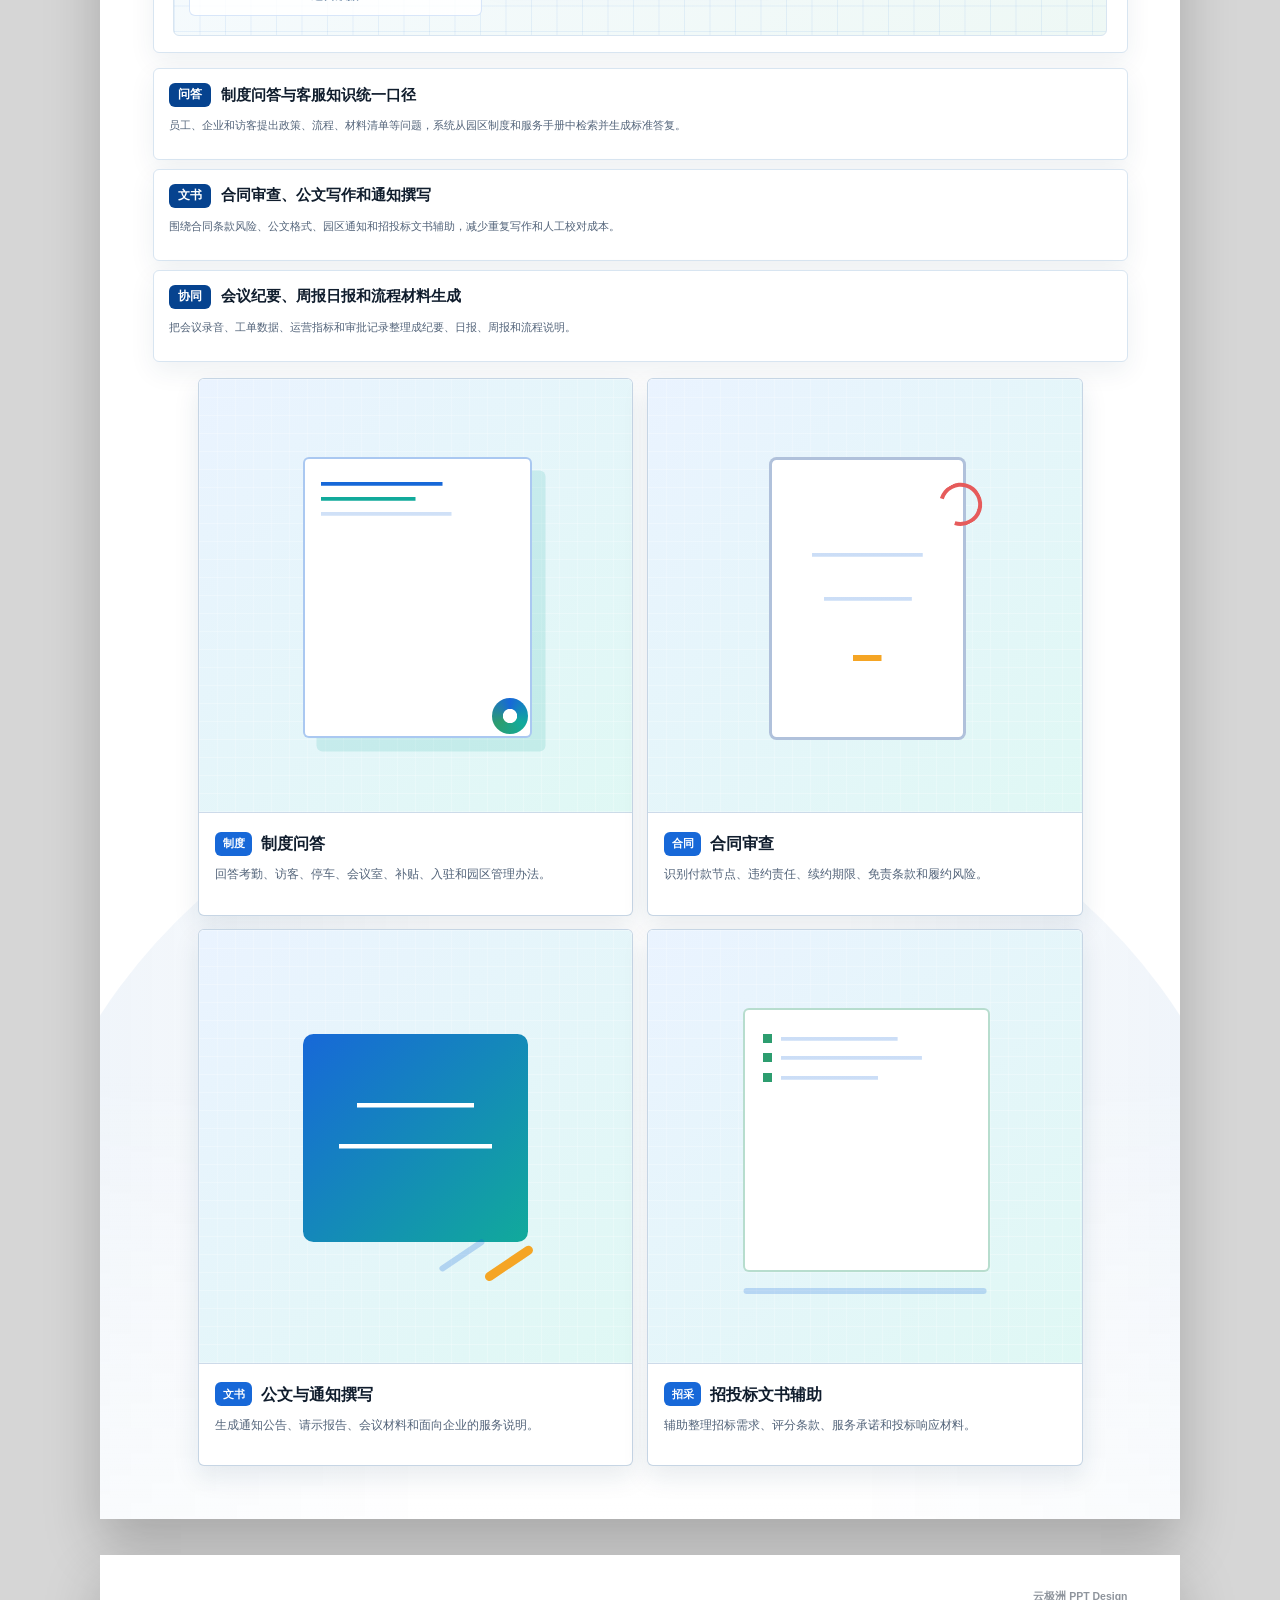
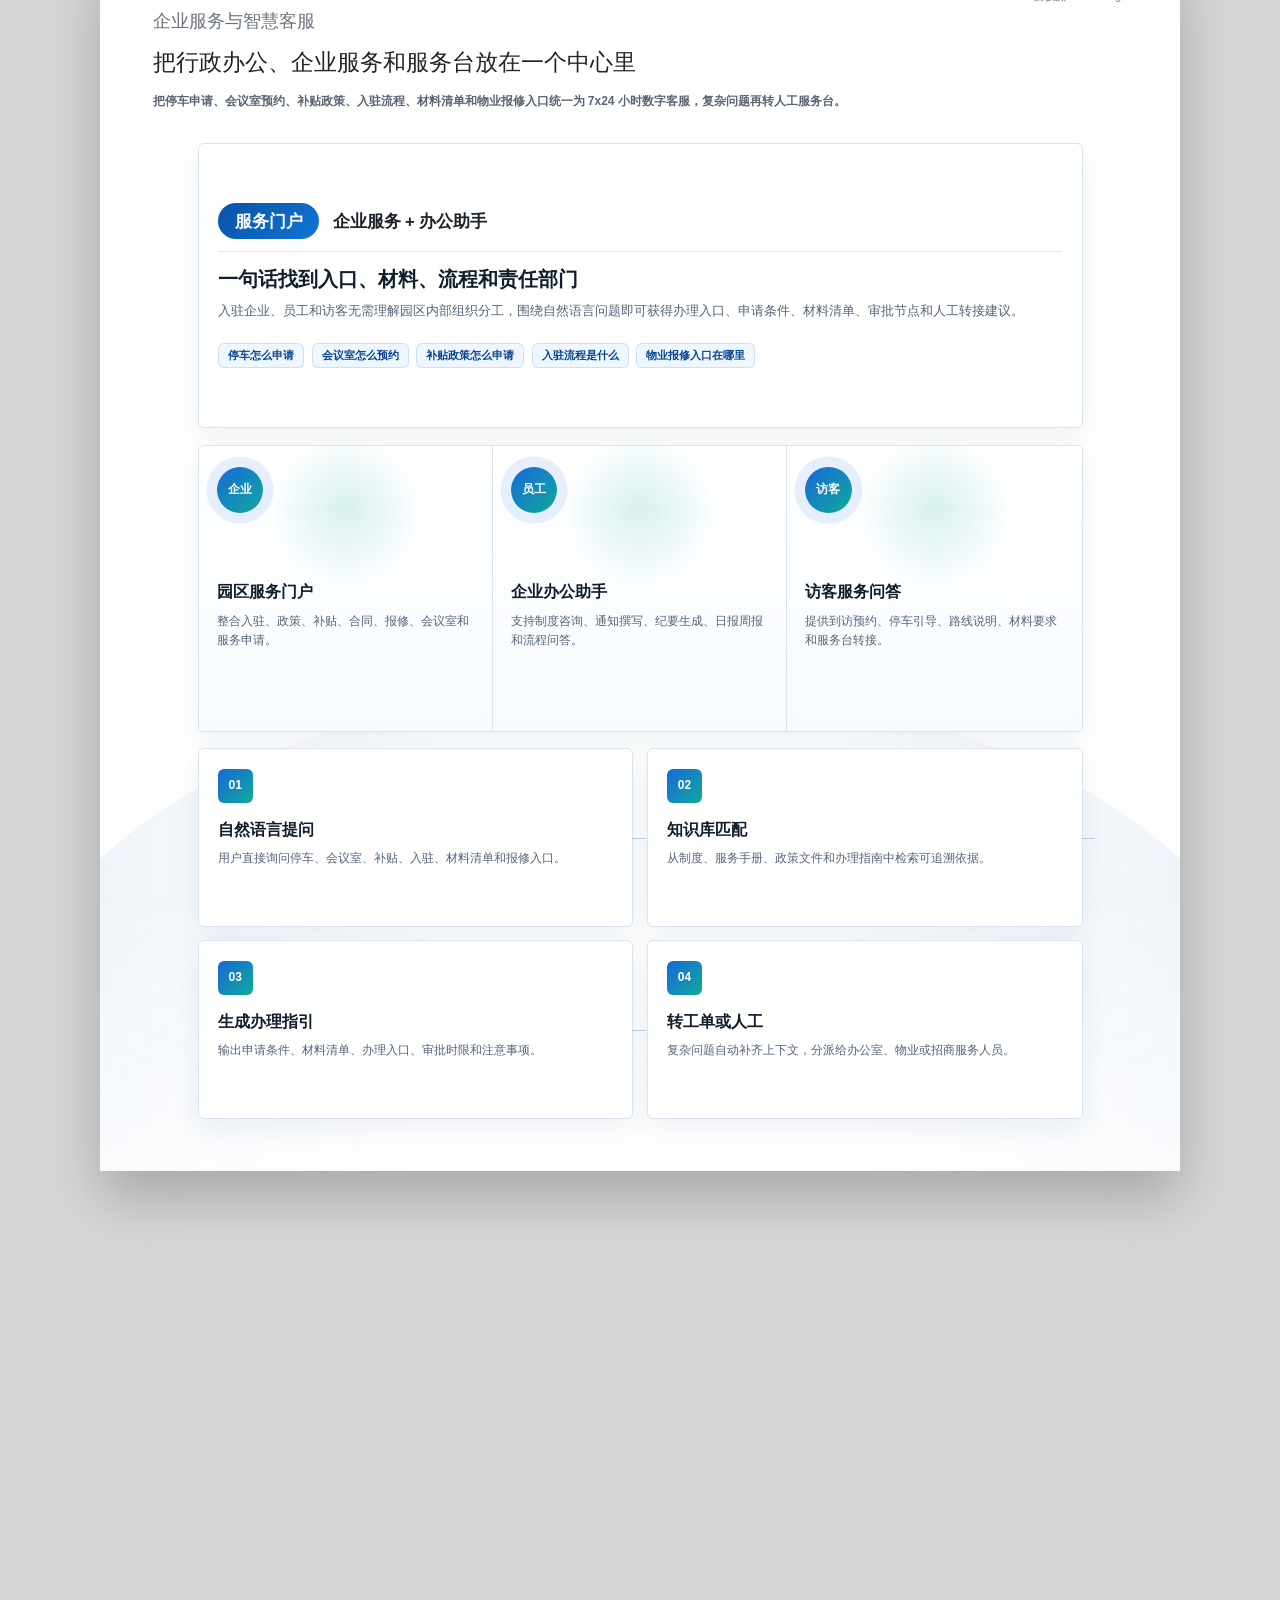
<file: office.html>
<!doctype html>
<html lang="zh-CN">
  <head>
    <meta charset="UTF-8" />
    <meta name="viewport" content="width=device-width, initial-scale=1.0" />
    <title>企业办公与服务中心｜园区智能运营平台</title>
    <link rel="stylesheet" href="./styles.css" />
    <link rel="stylesheet" href="./office-overrides.css" />
  </head>
  <body>
    <header class="site-header" aria-label="主导航">
      <a class="brand" href="./index.html#top" aria-label="返回园区智能运营平台首页">
        <span class="brand-mark"></span>
        <span>园区智能运营平台</span>
      </a>
      <nav class="nav-links" aria-label="页面导航">
        <a href="./index.html#scenes">场景应用</a>
        <a href="#assistant">办公助手</a>
        <a href="#service-desk">企业服务</a>
      </nav>
      <a class="nav-action" href="./index.html#scenes">返回应用层</a>
    </header>

    <main id="top">
      <section class="module-hero office-hero" id="overview">
        <div class="module-hero-copy">
          <a class="back-link" href="./index.html#scenes">← 返回业务场景应用层</a>
          <p class="eyebrow">应用模块 07 · 办公与企业服务类</p>
          <h1><span>Office &amp; Enterprise Service</span>企业办公与服务中心</h1>
          <p class="hero-lede">
            面向园区办公室、服务台、入驻企业、员工和访客，提供制度问答、企业服务、文书写作、会议纪要、流程材料和运营报告生成能力，把高频咨询与日常办公沉淀为 7x24 小时可用的智能服务入口。
          </p>
          <div class="hero-actions">
            <a class="primary-button" href="#assistant">园区运营办公助手</a>
            <a class="secondary-button" href="#service-desk">企业服务与智慧客服</a>
          </div>
        </div>

        <div class="office-console" aria-label="企业办公与服务中心智能服务看板">
          <div class="console-header">
            <span>行政办公服务总览</span>
            <strong>助手状态：7x24 在线</strong>
          </div>
          <div class="office-console-grid">
            <div class="office-assistant-panel">
              <div class="chat-window" aria-label="园区办公助手对话示例">
                <div class="chat-topbar">
                  <span></span>
                  <strong>园区运营办公助手</strong>
                </div>
                <p class="chat-bubble visitor">停车怎么申请？需要哪些材料？</p>
                <p class="chat-bubble assistant">已匹配《园区停车管理办法》，可在线提交车牌、企业证明和联系人信息。</p>
                <p class="chat-bubble visitor">生成本周智慧园区运营报告。</p>
                <p class="chat-bubble assistant">已汇总客流、入驻、访客、工单和能耗数据，报告草稿生成中。</p>
              </div>
            </div>
            <div class="console-side">
              <div>
                <strong>8类</strong>
                <span>办公能力</span>
              </div>
              <div>
                <strong>24h</strong>
                <span>服务响应</span>
              </div>
              <div>
                <strong>1句</strong>
                <span>生成报告</span>
              </div>
            </div>
          </div>
          <div class="console-events">
            <p><b>09:06</b> 企业咨询“会议室怎么预约”，已返回可用时段和审批入口。</p>
            <p><b>10:24</b> 合同审查任务完成，已标注付款、违约、期限与责任条款风险。</p>
            <p><b>11:30</b> “本周智慧园区运营报告”已生成，可提交办公室复核。</p>
          </div>
        </div>
      </section>

      <section class="section module-section" id="assistant">
        <div class="section-heading">
          <p class="eyebrow">园区运营办公助手</p>
          <h2>以知识库问答为核心，覆盖园区基础办公高频事项</h2>
          <p>围绕园区制度、合同、公文、通知、会议、周报日报、客服问答和招投标材料，形成办公室、服务台和企业员工都能使用的智能办公助手。</p>
        </div>
        <div class="solution-layout">
          <div class="solution-panel">
            <div class="panel-title">
              <span>能力接入</span>
              <strong>知识库、模板、流程、业务数据</strong>
            </div>
            <div class="office-flow" aria-label="园区运营办公助手能力关系">
              <span>制度文件</span>
              <span>合同范本</span>
              <span>公文模板</span>
              <strong>园区运营办公助手</strong>
              <span>服务规则</span>
              <span>会议记录</span>
              <span>运营数据</span>
            </div>
          </div>
          <div class="capability-list">
            <article>
              <span>问答</span>
              <h3>制度问答与客服知识统一口径</h3>
              <p>员工、企业和访客提出政策、流程、材料清单等问题，系统从园区制度和服务手册中检索并生成标准答复。</p>
            </article>
            <article>
              <span>文书</span>
              <h3>合同审查、公文写作和通知撰写</h3>
              <p>围绕合同条款风险、公文格式、园区通知和招投标文书辅助，减少重复写作和人工校对成本。</p>
            </article>
            <article>
              <span>协同</span>
              <h3>会议纪要、周报日报和流程材料生成</h3>
              <p>把会议录音、工单数据、运营指标和审批记录整理成纪要、日报、周报和流程说明。</p>
            </article>
          </div>
        </div>
        <div class="ops-card-grid office-card-grid">
          <article class="inspection-card office-card policy-card">
            <div class="office-card-visual"></div>
            <div class="command-title-line">
              <span>制度</span>
              <h3>制度问答</h3>
            </div>
            <p>回答考勤、访客、停车、会议室、补贴、入驻和园区管理办法。</p>
          </article>
          <article class="inspection-card office-card contract-card">
            <div class="office-card-visual"></div>
            <div class="command-title-line">
              <span>合同</span>
              <h3>合同审查</h3>
            </div>
            <p>识别付款节点、违约责任、续约期限、免责条款和履约风险。</p>
          </article>
          <article class="inspection-card office-card writing-card">
            <div class="office-card-visual"></div>
            <div class="command-title-line">
              <span>文书</span>
              <h3>公文与通知撰写</h3>
            </div>
            <p>生成通知公告、请示报告、会议材料和面向企业的服务说明。</p>
          </article>
          <article class="inspection-card office-card tender-card">
            <div class="office-card-visual"></div>
            <div class="command-title-line">
              <span>招采</span>
              <h3>招投标文书辅助</h3>
            </div>
            <p>辅助整理招标需求、评分条款、服务承诺和投标响应材料。</p>
          </article>
        </div>
      </section>

      <section class="section workflow-section" id="service-desk">
        <div class="section-heading">
          <p class="eyebrow">企业服务与智慧客服</p>
          <h2>把行政办公、企业服务和服务台放在一个中心里</h2>
          <p>把停车申请、会议室预约、补贴政策、入驻流程、材料清单和物业报修入口统一为 7x24 小时数字客服，复杂问题再转人工服务台。</p>
        </div>
        <div class="service-desk-layout" aria-label="园区服务门户与企业办公助手">
          <div class="service-desk-copy">
            <div class="panel-title">
              <span>服务门户</span>
              <strong>企业服务 + 办公助手</strong>
            </div>
            <h3>一句话找到入口、材料、流程和责任部门</h3>
            <p>入驻企业、员工和访客无需理解园区内部组织分工，围绕自然语言问题即可获得办理入口、申请条件、材料清单、审批节点和人工转接建议。</p>
            <div class="service-chain-tags" aria-label="客服问题示例">
              <span>停车怎么申请</span>
              <span>会议室怎么预约</span>
              <span>补贴政策怎么申请</span>
              <span>入驻流程是什么</span>
              <span>物业报修入口在哪里</span>
            </div>
          </div>
          <div class="service-desk-board">
            <article>
              <span>企业</span>
              <h3>园区服务门户</h3>
              <p>整合入驻、政策、补贴、合同、报修、会议室和服务申请。</p>
            </article>
            <article>
              <span>员工</span>
              <h3>企业办公助手</h3>
              <p>支持制度咨询、通知撰写、纪要生成、日报周报和流程问答。</p>
            </article>
            <article>
              <span>访客</span>
              <h3>访客服务问答</h3>
              <p>提供到访预约、停车引导、路线说明、材料要求和服务台转接。</p>
            </article>
          </div>
        </div>
        <div class="ticket-flow-panel office-service-flow">
          <article>
            <span>01</span>
            <h3>自然语言提问</h3>
            <p>用户直接询问停车、会议室、补贴、入驻、材料清单和报修入口。</p>
          </article>
          <article>
            <span>02</span>
            <h3>知识库匹配</h3>
            <p>从制度、服务手册、政策文件和办理指南中检索可追溯依据。</p>
          </article>
          <article>
            <span>03</span>
            <h3>生成办理指引</h3>
            <p>输出申请条件、材料清单、办理入口、审批时限和注意事项。</p>
          </article>
          <article>
            <span>04</span>
            <h3>转工单或人工</h3>
            <p>复杂问题自动补齐上下文，分派给办公室、物业或招商服务人员。</p>
          </article>
        </div>
      </section>

    </main>

    <button class="back-top" type="button" aria-label="返回顶部">↑</button>
    <script src="./script.js"></script>
  </body>
</html>
</file>
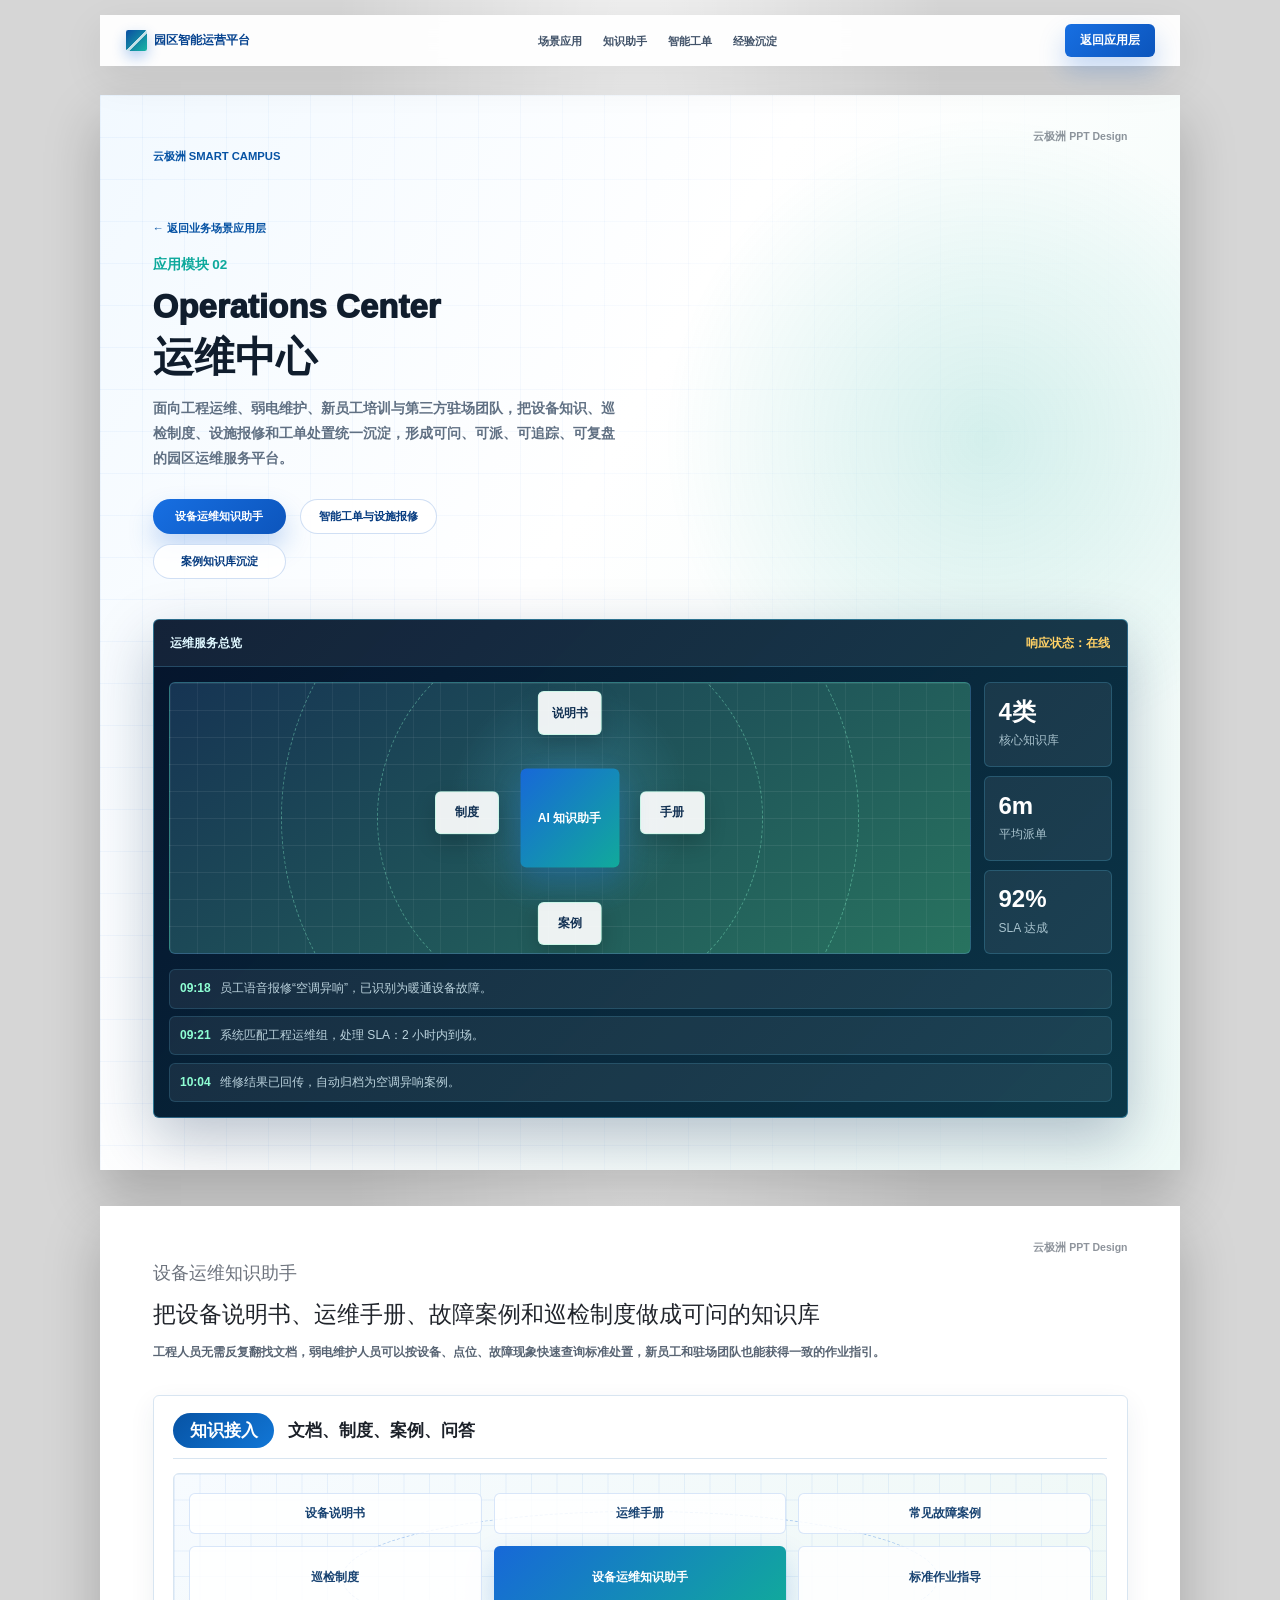
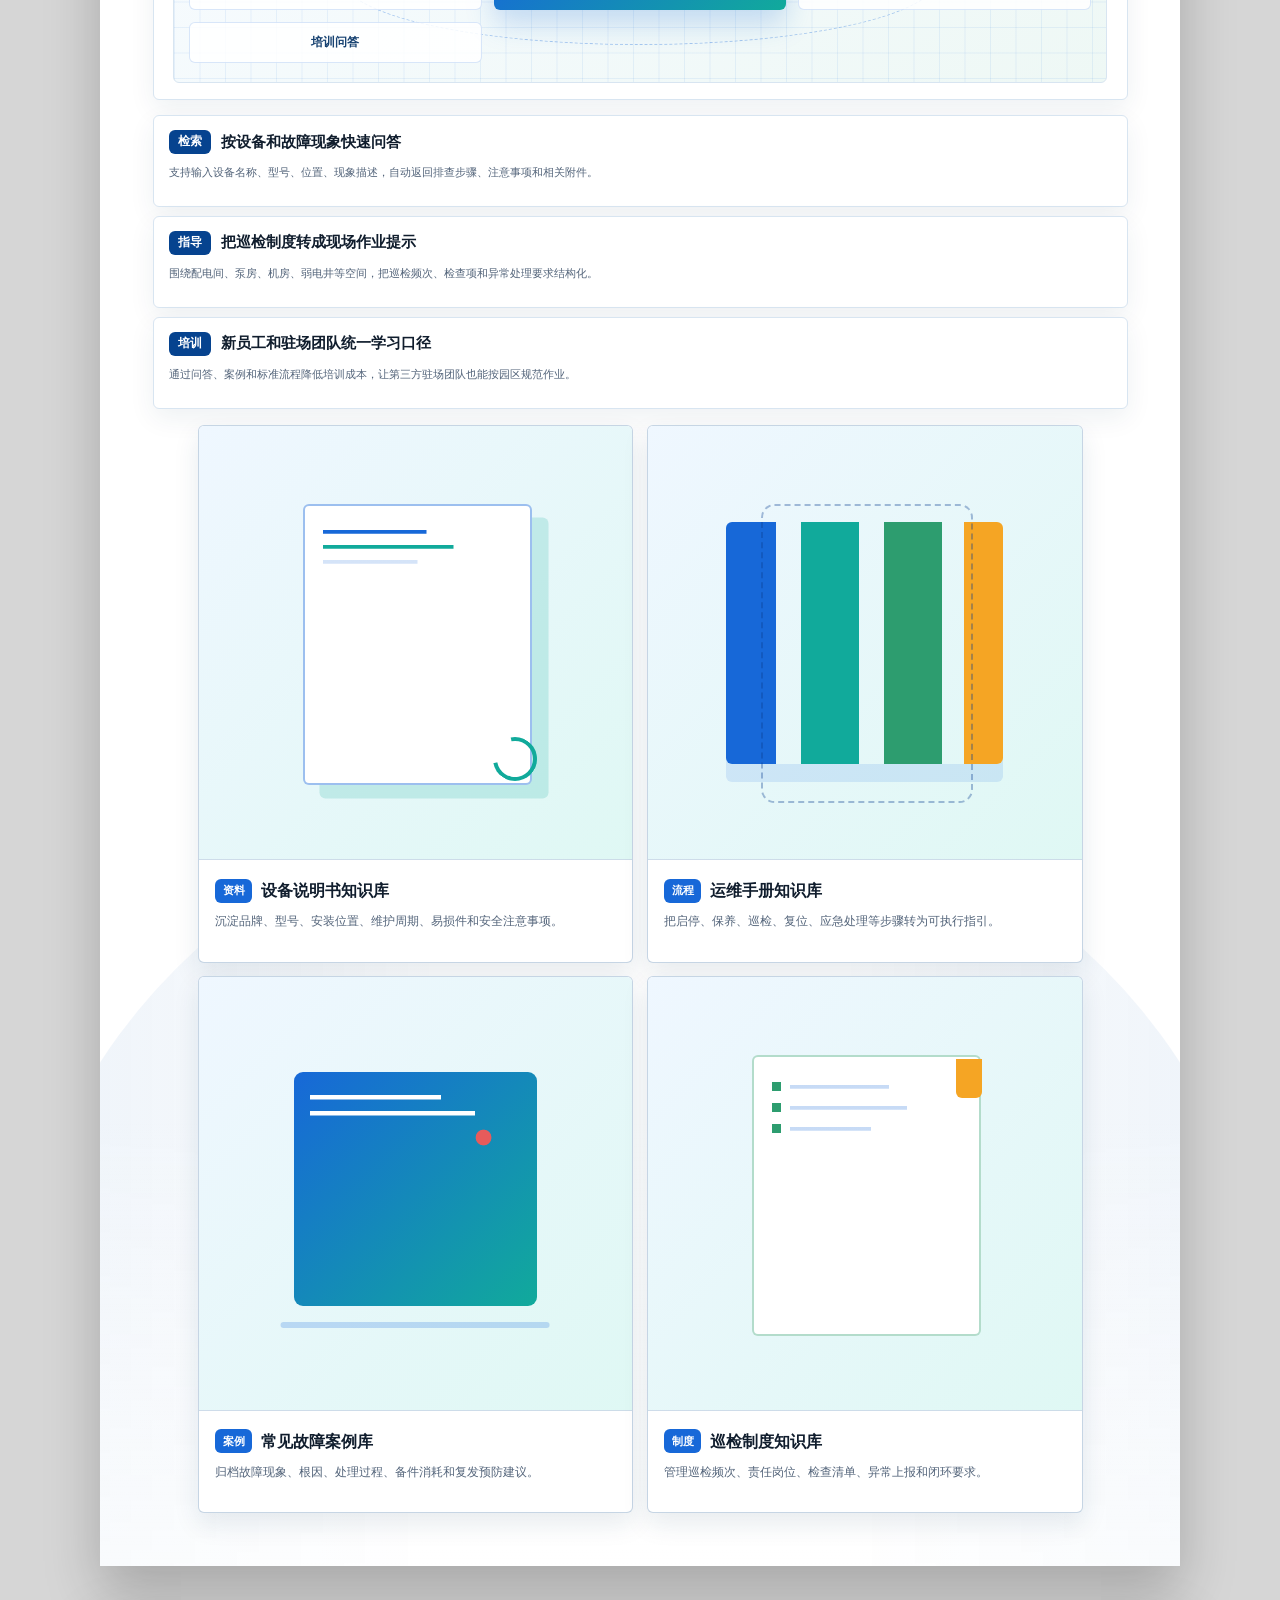
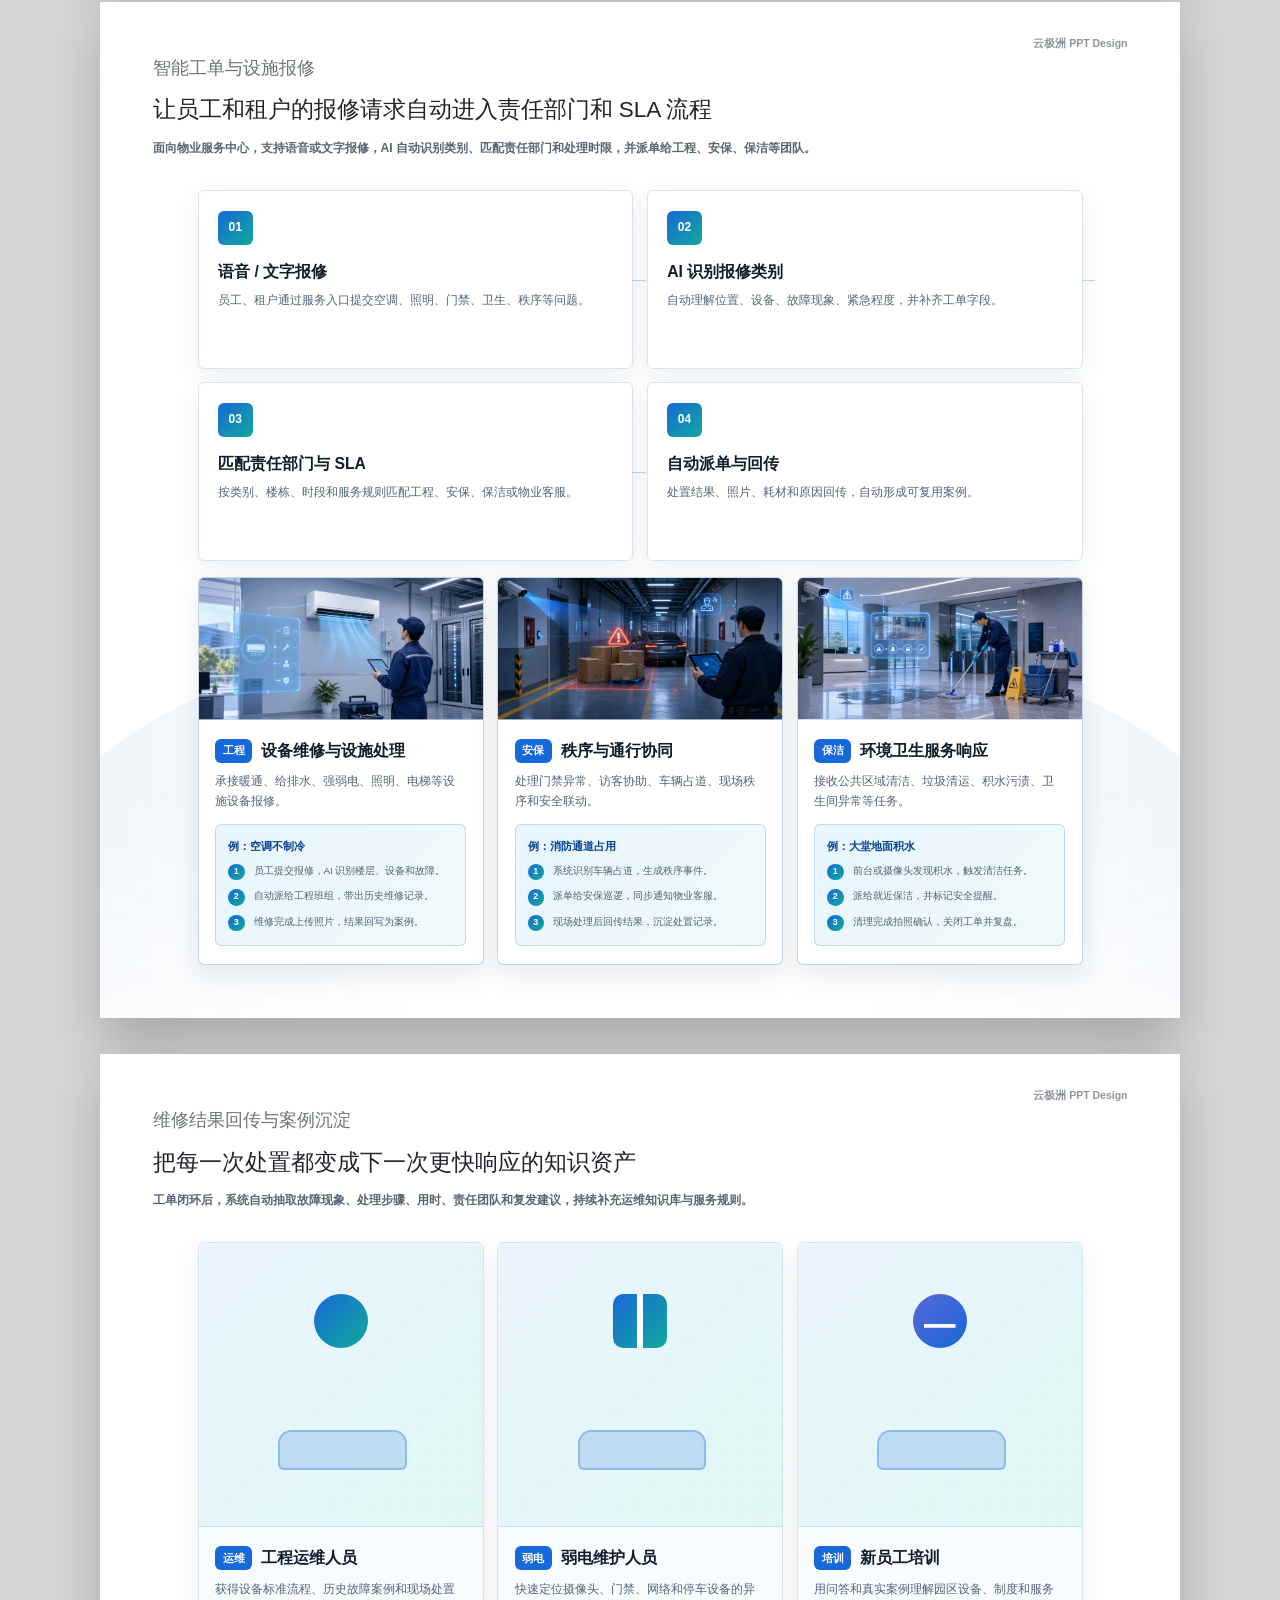
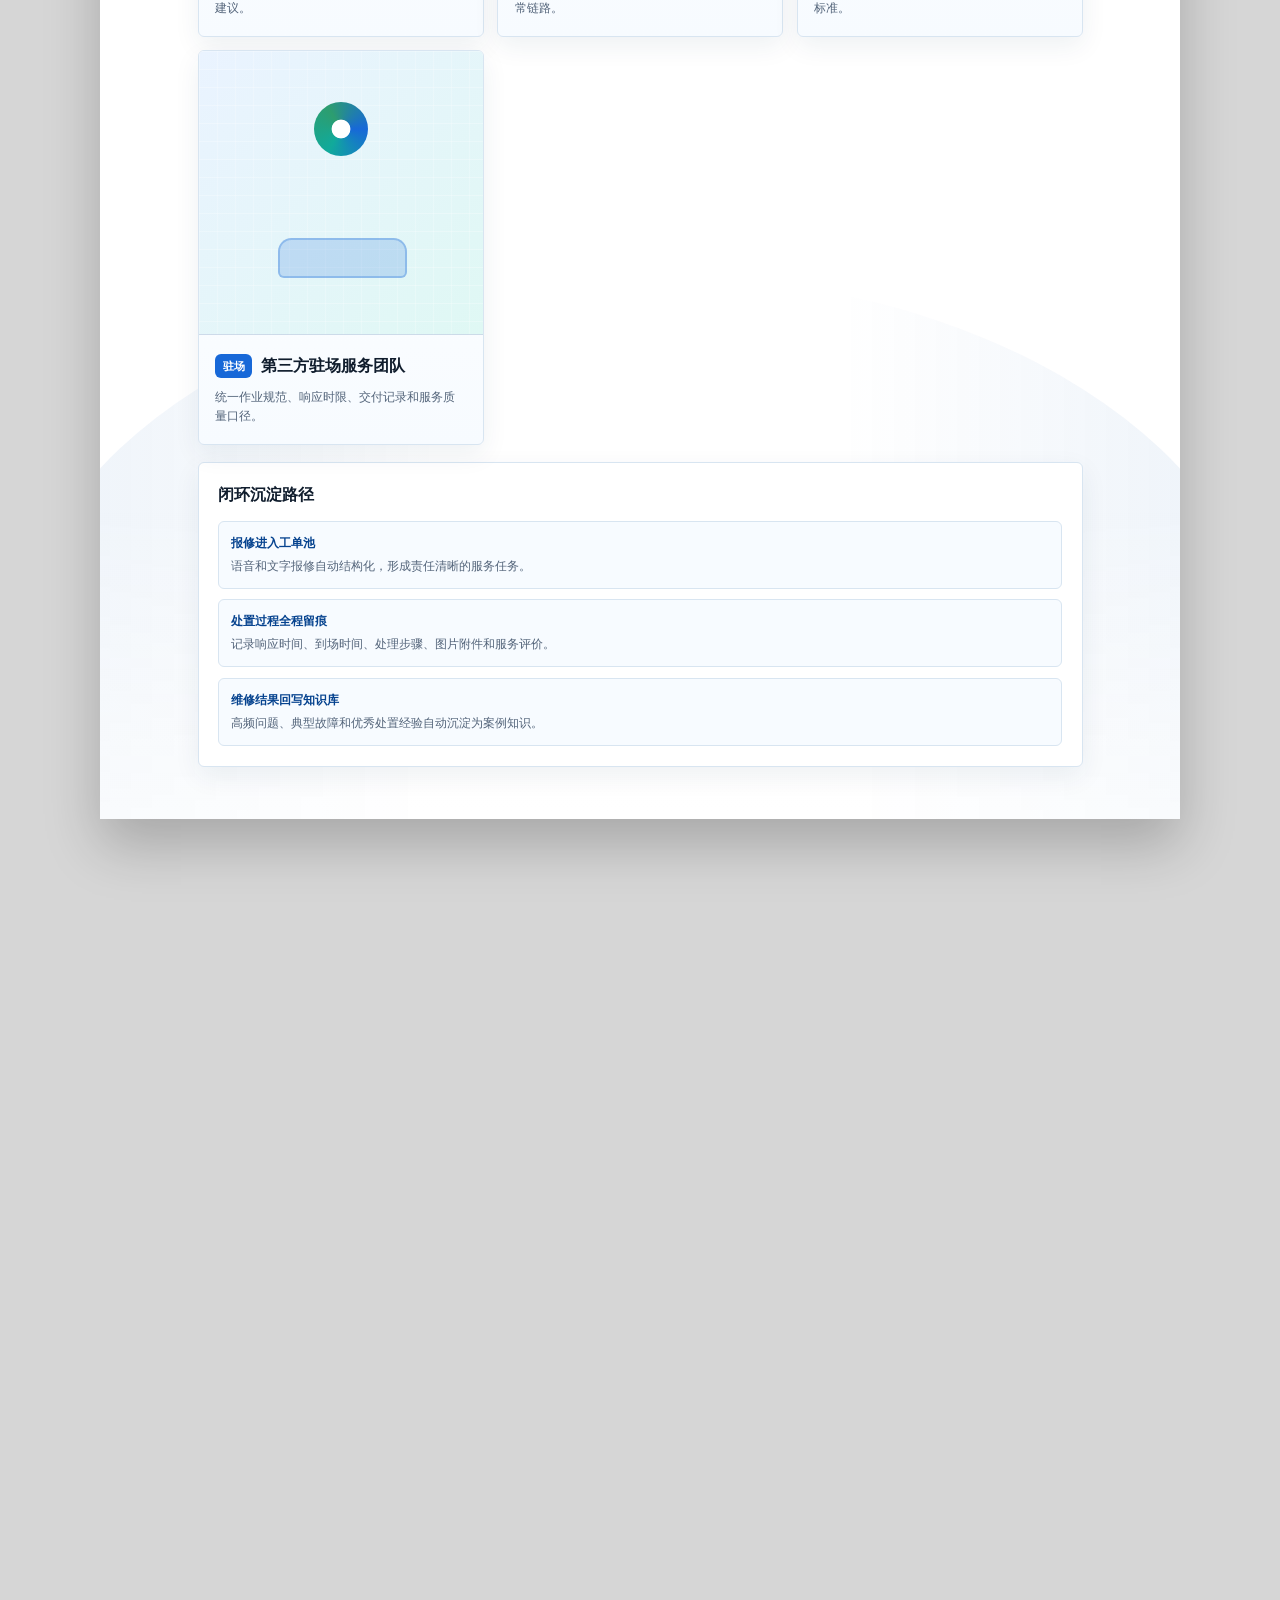
<file: operations.html>
<!doctype html>
<html lang="zh-CN">
  <head>
    <meta charset="UTF-8" />
    <meta name="viewport" content="width=device-width, initial-scale=1.0" />
    <title>运维中心｜园区智能运营平台</title>
    <link rel="stylesheet" href="./styles.css" />
    <link rel="stylesheet" href="./operations-overrides.css" />
  </head>
  <body>
    <header class="site-header" aria-label="主导航">
      <a class="brand" href="./index.html#top" aria-label="返回园区智能运营平台首页">
        <span class="brand-mark"></span>
        <span>园区智能运营平台</span>
      </a>
      <nav class="nav-links" aria-label="页面导航">
        <a href="./index.html#scenes">场景应用</a>
        <a href="#knowledge">知识助手</a>
        <a href="#tickets">智能工单</a>
        <a href="#loop">经验沉淀</a>
      </nav>
      <a class="nav-action" href="./index.html#scenes">返回应用层</a>
    </header>

    <main id="top">
      <section class="module-hero operations-hero" id="overview">
        <div class="module-hero-copy">
          <a class="back-link" href="./index.html#scenes">← 返回业务场景应用层</a>
          <p class="eyebrow">应用模块 02</p>
          <h1><span>Operations Center</span>运维中心</h1>
          <p class="hero-lede">
            面向工程运维、弱电维护、新员工培训与第三方驻场团队，把设备知识、巡检制度、设施报修和工单处置统一沉淀，形成可问、可派、可追踪、可复盘的园区运维服务平台。
          </p>
          <div class="hero-actions">
            <a class="primary-button" href="#knowledge">设备运维知识助手</a>
            <a class="secondary-button" href="#tickets">智能工单与设施报修</a>
            <a class="secondary-button" href="#loop">案例知识库沉淀</a>
          </div>
        </div>

        <div class="ops-console" aria-label="运维中心服务看板">
          <div class="console-header">
            <span>运维服务总览</span>
            <strong>响应状态：在线</strong>
          </div>
          <div class="ops-console-grid">
            <div class="ops-assistant-panel">
              <div class="assistant-orbit" aria-hidden="true">
                <span>说明书</span>
                <span>手册</span>
                <span>案例</span>
                <span>制度</span>
                <strong>AI 知识助手</strong>
              </div>
            </div>
            <div class="console-side">
              <div>
                <strong>4类</strong>
                <span>核心知识库</span>
              </div>
              <div>
                <strong>6m</strong>
                <span>平均派单</span>
              </div>
              <div>
                <strong>92%</strong>
                <span>SLA 达成</span>
              </div>
            </div>
          </div>
          <div class="console-events">
            <p><b>09:18</b> 员工语音报修“空调异响”，已识别为暖通设备故障。</p>
            <p><b>09:21</b> 系统匹配工程运维组，处理 SLA：2 小时内到场。</p>
            <p><b>10:04</b> 维修结果已回传，自动归档为空调异响案例。</p>
          </div>
        </div>
      </section>

      <section class="section module-section" id="knowledge">
        <div class="section-heading">
          <p class="eyebrow">设备运维知识助手</p>
          <h2>把设备说明书、运维手册、故障案例和巡检制度做成可问的知识库</h2>
          <p>工程人员无需反复翻找文档，弱电维护人员可以按设备、点位、故障现象快速查询标准处置，新员工和驻场团队也能获得一致的作业指引。</p>
        </div>
        <div class="solution-layout">
          <div class="solution-panel">
            <div class="panel-title">
              <span>知识接入</span>
              <strong>文档、制度、案例、问答</strong>
            </div>
            <div class="knowledge-flow" aria-label="设备运维知识库建设关系">
              <span>设备说明书</span>
              <span>运维手册</span>
              <span>常见故障案例</span>
              <strong>设备运维知识助手</strong>
              <span>巡检制度</span>
              <span>标准作业指导</span>
              <span>培训问答</span>
            </div>
          </div>
          <div class="capability-list">
            <article>
              <span>检索</span>
              <h3>按设备和故障现象快速问答</h3>
              <p>支持输入设备名称、型号、位置、现象描述，自动返回排查步骤、注意事项和相关附件。</p>
            </article>
            <article>
              <span>指导</span>
              <h3>把巡检制度转成现场作业提示</h3>
              <p>围绕配电间、泵房、机房、弱电井等空间，把巡检频次、检查项和异常处理要求结构化。</p>
            </article>
            <article>
              <span>培训</span>
              <h3>新员工和驻场团队统一学习口径</h3>
              <p>通过问答、案例和标准流程降低培训成本，让第三方驻场团队也能按园区规范作业。</p>
            </article>
          </div>
        </div>
        <div class="ops-card-grid">
          <article class="inspection-card ops-knowledge-card manual-card">
            <div class="ops-card-visual"></div>
            <div class="command-title-line">
              <span>资料</span>
              <h3>设备说明书知识库</h3>
            </div>
            <p>沉淀品牌、型号、安装位置、维护周期、易损件和安全注意事项。</p>
          </article>
          <article class="inspection-card ops-knowledge-card handbook-card">
            <div class="ops-card-visual"></div>
            <div class="command-title-line">
              <span>流程</span>
              <h3>运维手册知识库</h3>
            </div>
            <p>把启停、保养、巡检、复位、应急处理等步骤转为可执行指引。</p>
          </article>
          <article class="inspection-card ops-knowledge-card case-card">
            <div class="ops-card-visual"></div>
            <div class="command-title-line">
              <span>案例</span>
              <h3>常见故障案例库</h3>
            </div>
            <p>归档故障现象、根因、处理过程、备件消耗和复发预防建议。</p>
          </article>
          <article class="inspection-card ops-knowledge-card rule-card">
            <div class="ops-card-visual"></div>
            <div class="command-title-line">
              <span>制度</span>
              <h3>巡检制度知识库</h3>
            </div>
            <p>管理巡检频次、责任岗位、检查清单、异常上报和闭环要求。</p>
          </article>
        </div>
      </section>

      <section class="section workflow-section" id="tickets">
        <div class="section-heading">
          <p class="eyebrow">智能工单与设施报修</p>
          <h2>让员工和租户的报修请求自动进入责任部门和 SLA 流程</h2>
          <p>面向物业服务中心，支持语音或文字报修，AI 自动识别类别、匹配责任部门和处理时限，并派单给工程、安保、保洁等团队。</p>
        </div>
        <div class="ticket-flow-panel" aria-label="智能工单与设施报修流程">
          <article>
            <span>01</span>
            <h3>语音 / 文字报修</h3>
            <p>员工、租户通过服务入口提交空调、照明、门禁、卫生、秩序等问题。</p>
          </article>
          <article>
            <span>02</span>
            <h3>AI 识别报修类别</h3>
            <p>自动理解位置、设备、故障现象、紧急程度，并补齐工单字段。</p>
          </article>
          <article>
            <span>03</span>
            <h3>匹配责任部门与 SLA</h3>
            <p>按类别、楼栋、时段和服务规则匹配工程、安保、保洁或物业客服。</p>
          </article>
          <article>
            <span>04</span>
            <h3>自动派单与回传</h3>
            <p>处置结果、照片、耗材和原因回传，自动形成可复用案例。</p>
          </article>
        </div>
        <div class="ops-card-grid ticket-team-grid">
          <article class="inspection-card ticket-team-card engineering-card">
            <div class="ops-card-visual"></div>
            <div class="command-title-line">
              <span>工程</span>
              <h3>设备维修与设施处理</h3>
            </div>
            <p>承接暖通、给排水、强弱电、照明、电梯等设施设备报修。</p>
            <div class="closed-loop-example">
              <strong>例：空调不制冷</strong>
              <ol>
                <li>员工提交报修，AI 识别楼层、设备和故障。</li>
                <li>自动派给工程班组，带出历史维修记录。</li>
                <li>维修完成上传照片，结果回写为案例。</li>
              </ol>
            </div>
          </article>
          <article class="inspection-card ticket-team-card security-team-card">
            <div class="ops-card-visual"></div>
            <div class="command-title-line">
              <span>安保</span>
              <h3>秩序与通行协同</h3>
            </div>
            <p>处理门禁异常、访客协助、车辆占道、现场秩序和安全联动。</p>
            <div class="closed-loop-example">
              <strong>例：消防通道占用</strong>
              <ol>
                <li>系统识别车辆占道，生成秩序事件。</li>
                <li>派单给安保巡逻，同步通知物业客服。</li>
                <li>现场处理后回传结果，沉淀处置记录。</li>
              </ol>
            </div>
          </article>
          <article class="inspection-card ticket-team-card cleaning-card">
            <div class="ops-card-visual"></div>
            <div class="command-title-line">
              <span>保洁</span>
              <h3>环境卫生服务响应</h3>
            </div>
            <p>接收公共区域清洁、垃圾清运、积水污渍、卫生间异常等任务。</p>
            <div class="closed-loop-example">
              <strong>例：大堂地面积水</strong>
              <ol>
                <li>前台或摄像头发现积水，触发清洁任务。</li>
                <li>派给就近保洁，并标记安全提醒。</li>
                <li>清理完成拍照确认，关闭工单并复盘。</li>
              </ol>
            </div>
          </article>
        </div>
      </section>

      <section class="section access-section" id="loop">
        <div class="section-heading">
          <p class="eyebrow">维修结果回传与案例沉淀</p>
          <h2>把每一次处置都变成下一次更快响应的知识资产</h2>
          <p>工单闭环后，系统自动抽取故障现象、处理步骤、用时、责任团队和复发建议，持续补充运维知识库与服务规则。</p>
        </div>
        <div class="warning-layout">
          <div class="warning-cards ops-audience-cards">
            <article class="warning-card ops-audience-card operator-card">
              <div class="audience-visual"></div>
              <div class="command-title-line">
                <span>运维</span>
                <h3>工程运维人员</h3>
              </div>
              <p>获得设备标准流程、历史故障案例和现场处置建议。</p>
            </article>
            <article class="warning-card ops-audience-card weak-current-card">
              <div class="audience-visual"></div>
              <div class="command-title-line">
                <span>弱电</span>
                <h3>弱电维护人员</h3>
              </div>
              <p>快速定位摄像头、门禁、网络和停车设备的异常链路。</p>
            </article>
            <article class="warning-card ops-audience-card trainee-card">
              <div class="audience-visual"></div>
              <div class="command-title-line">
                <span>培训</span>
                <h3>新员工培训</h3>
              </div>
              <p>用问答和真实案例理解园区设备、制度和服务标准。</p>
            </article>
            <article class="warning-card ops-audience-card service-team-card">
              <div class="audience-visual"></div>
              <div class="command-title-line">
                <span>驻场</span>
                <h3>第三方驻场服务团队</h3>
              </div>
              <p>统一作业规范、响应时限、交付记录和服务质量口径。</p>
            </article>
          </div>
          <div class="roadmap-panel">
            <h3>闭环沉淀路径</h3>
            <ol>
              <li><strong>报修进入工单池</strong><span>语音和文字报修自动结构化，形成责任清晰的服务任务。</span></li>
              <li><strong>处置过程全程留痕</strong><span>记录响应时间、到场时间、处理步骤、图片附件和服务评价。</span></li>
              <li><strong>维修结果回写知识库</strong><span>高频问题、典型故障和优秀处置经验自动沉淀为案例知识。</span></li>
            </ol>
          </div>
        </div>
      </section>
    </main>

    <button class="back-top" type="button" aria-label="返回顶部">↑</button>
    <script src="./script.js"></script>
  </body>
</html>
</file>
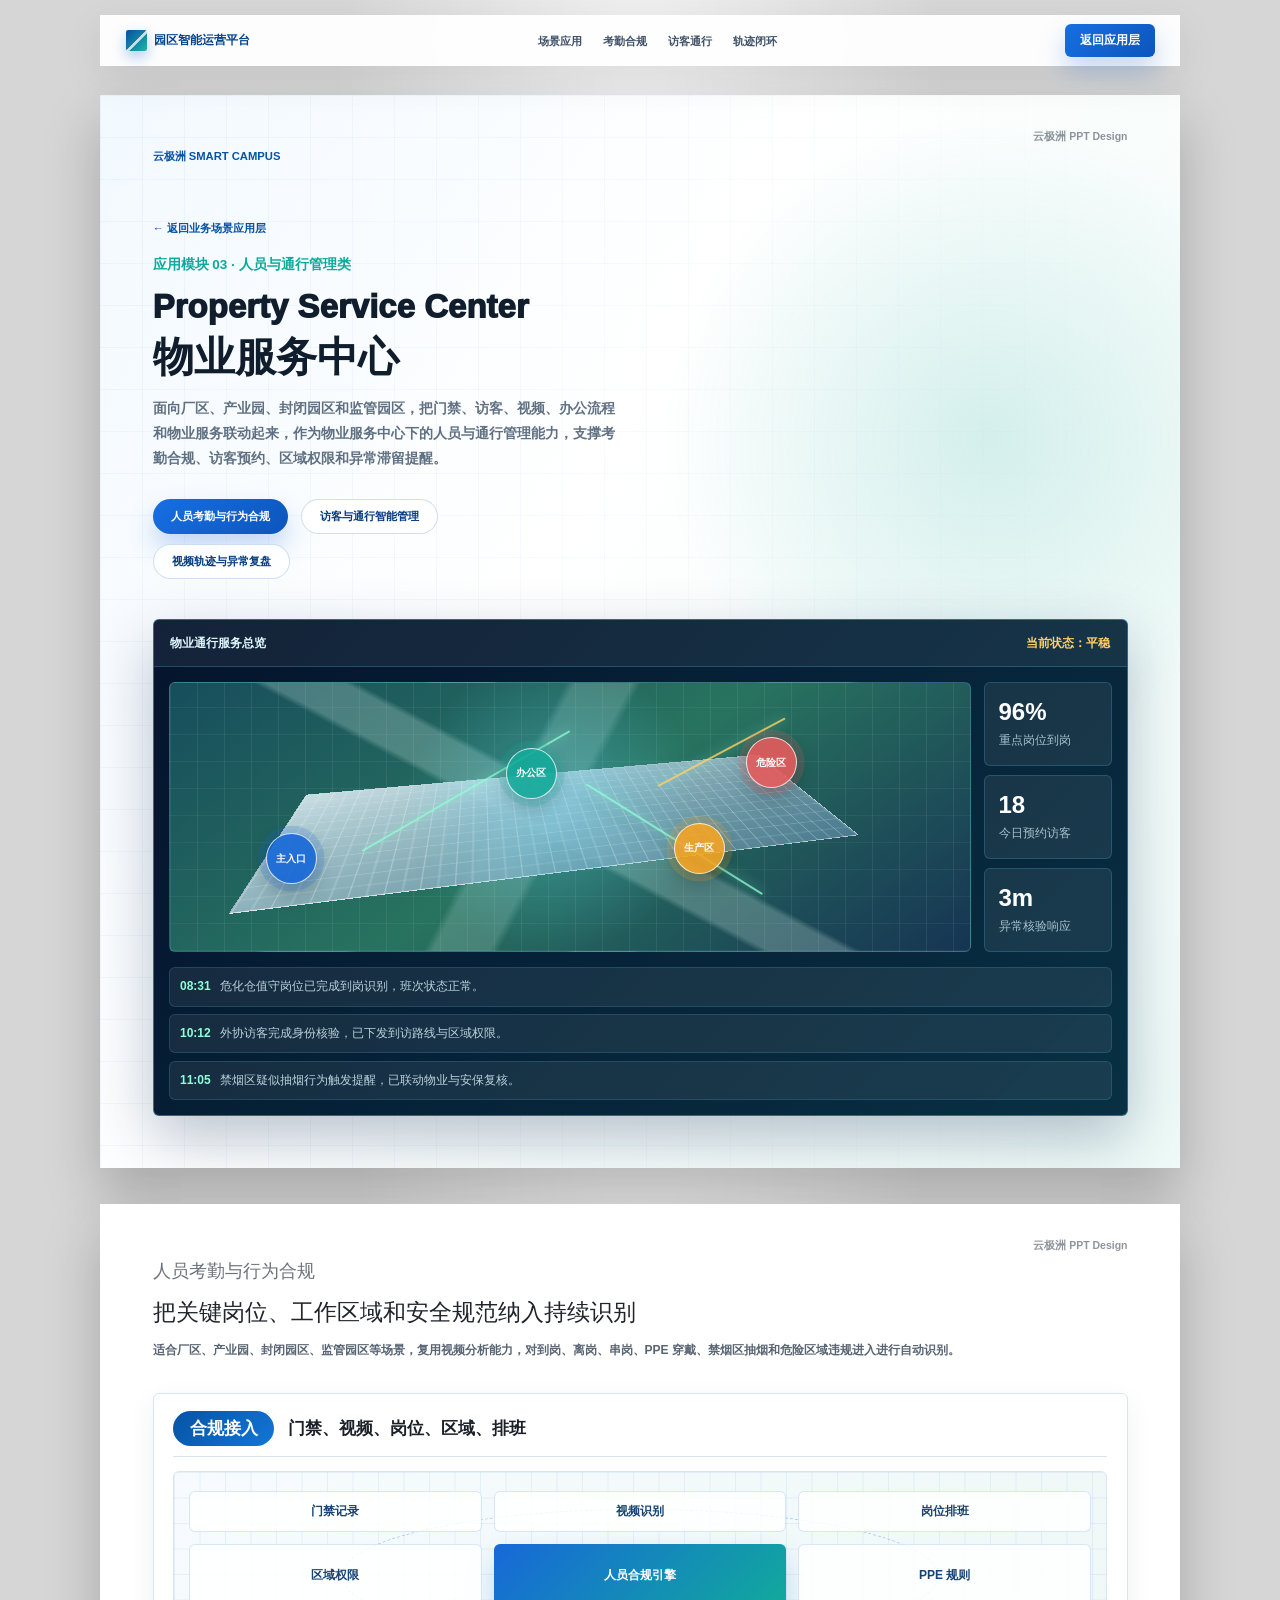
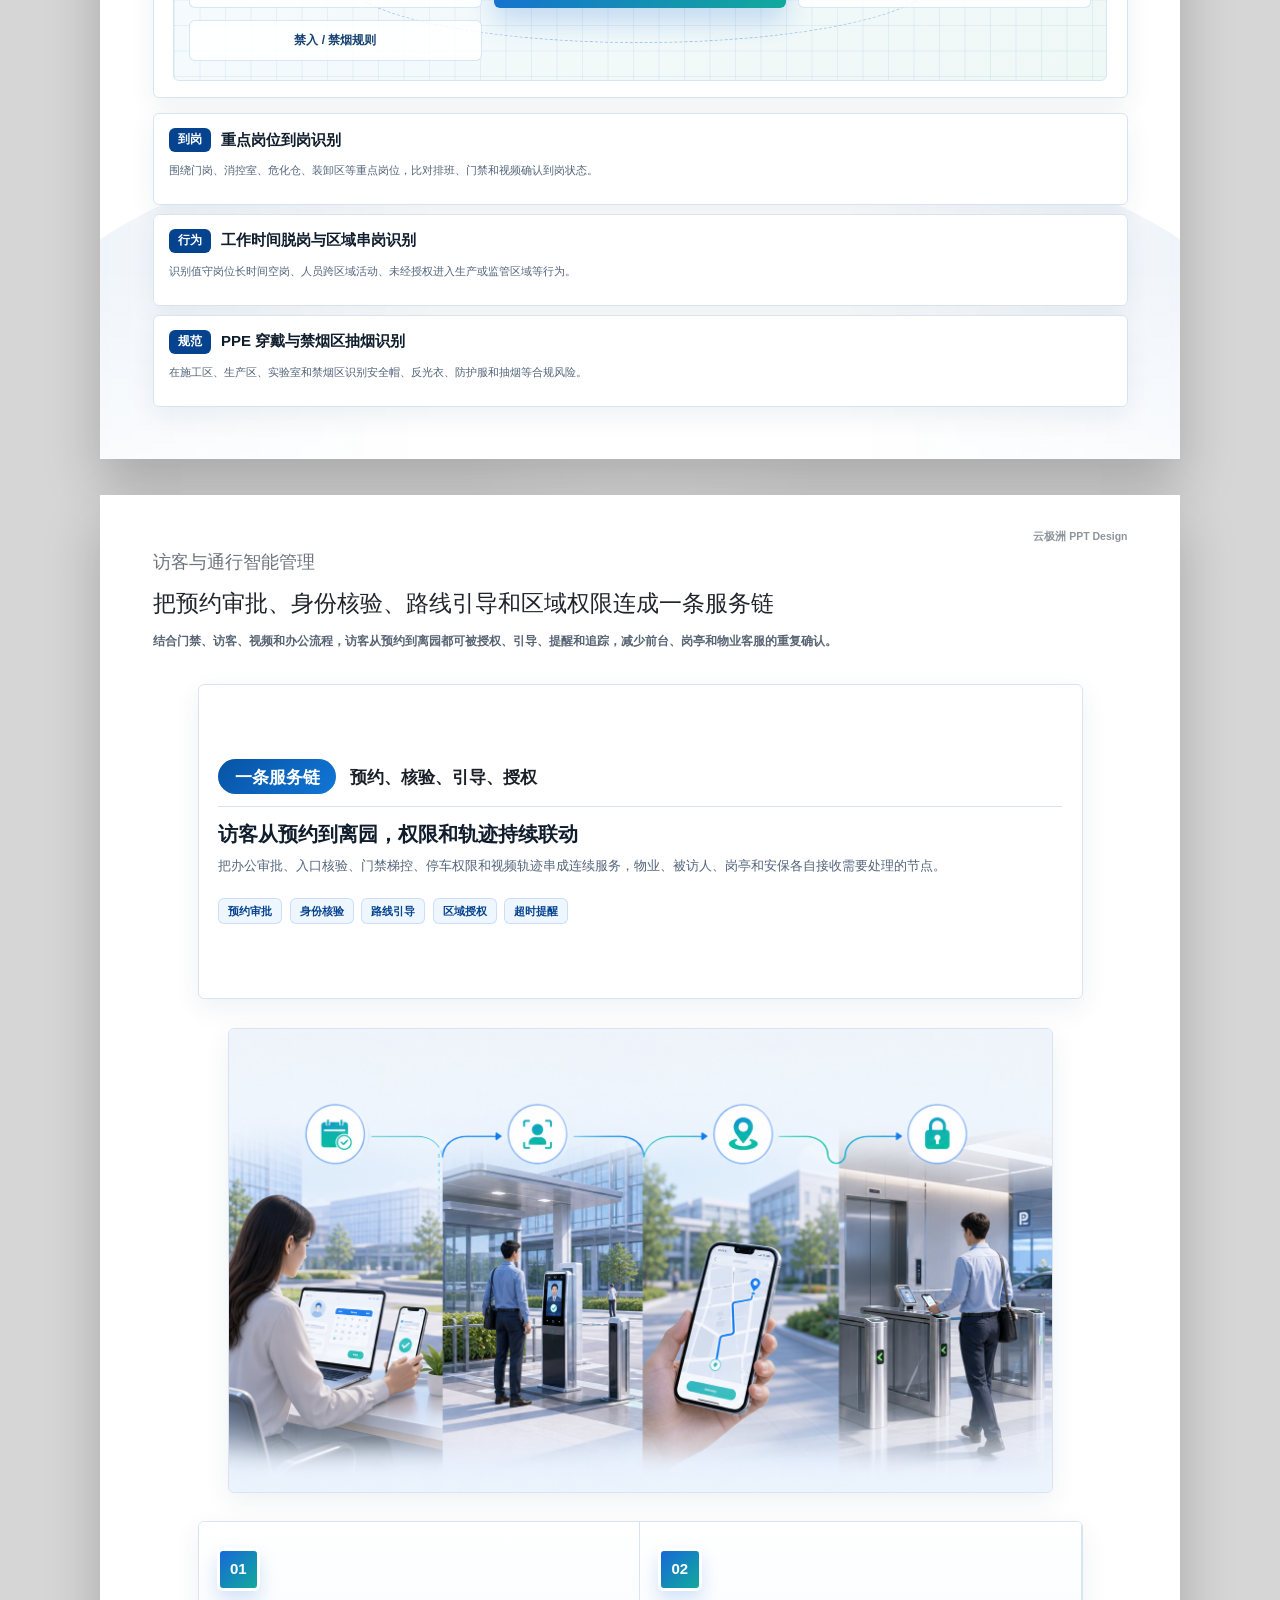
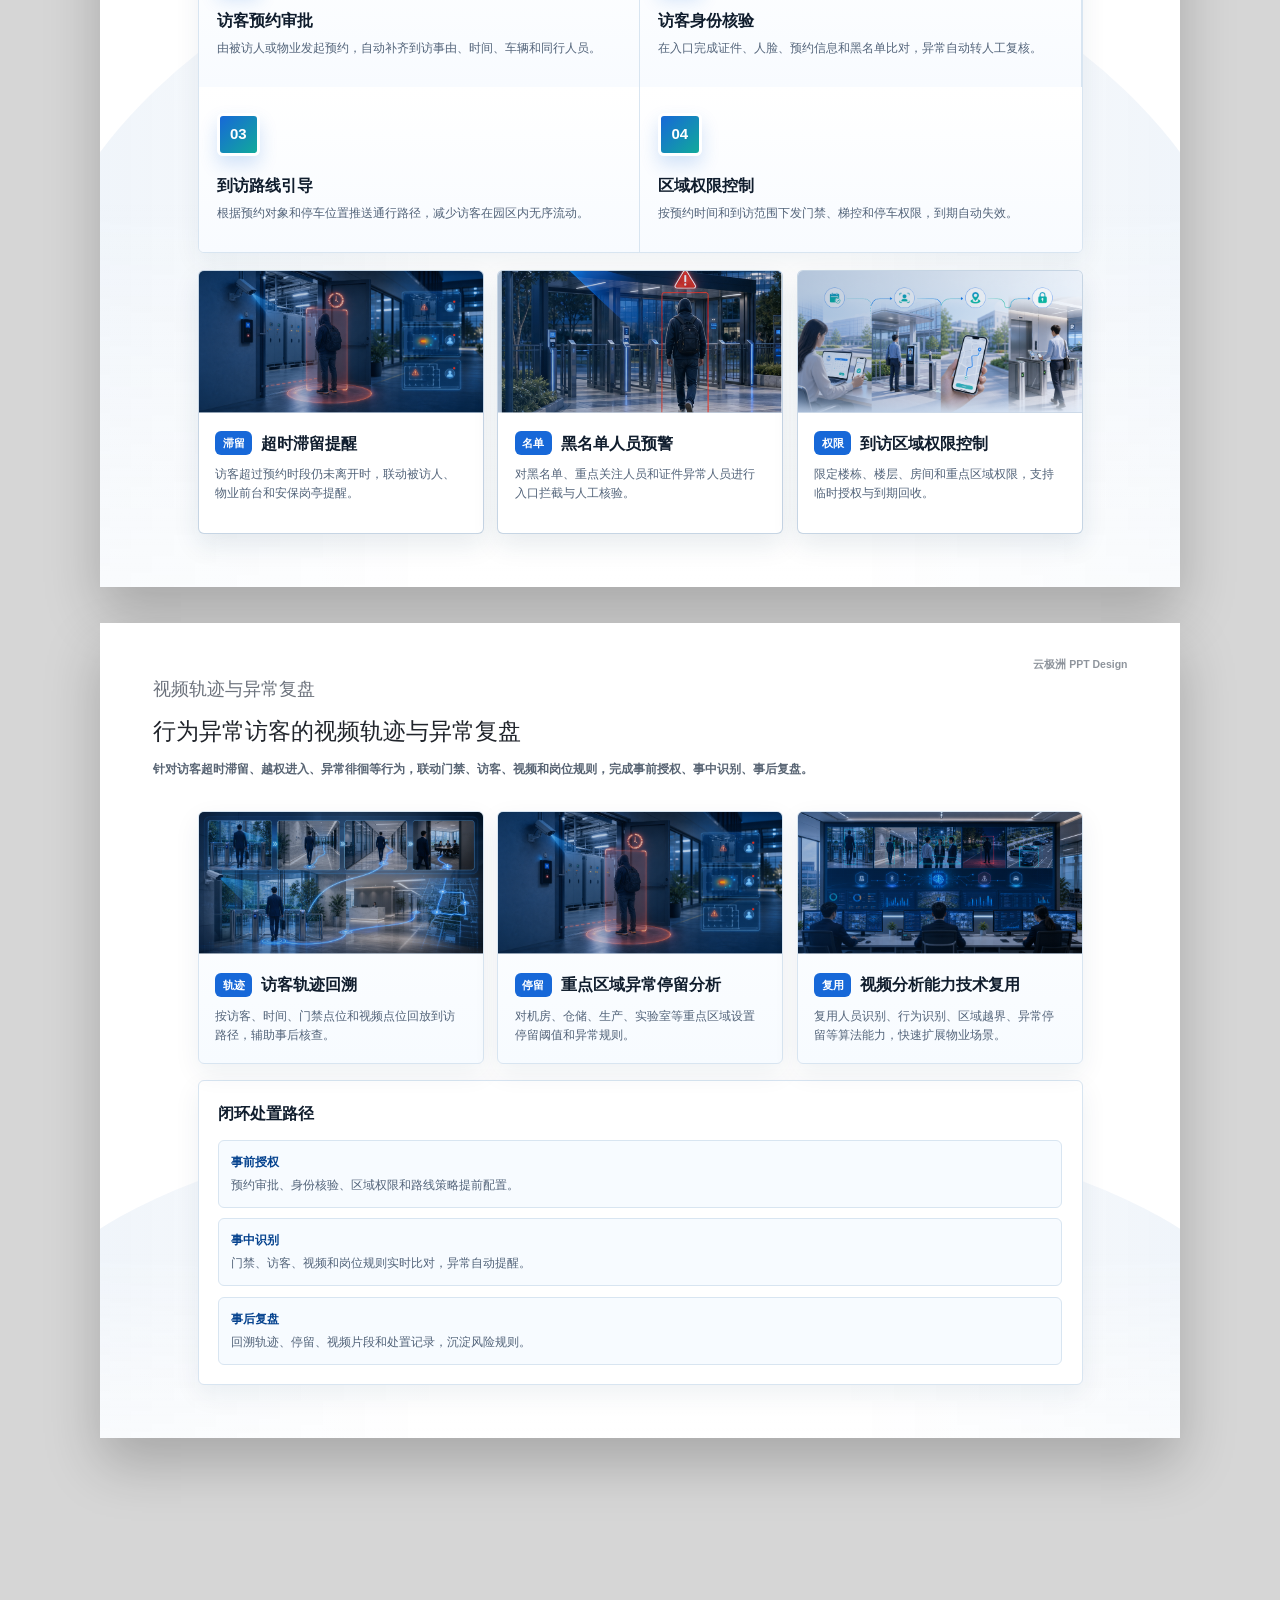
<file: property.html>
<!doctype html>
<html lang="zh-CN">
  <head>
    <meta charset="UTF-8" />
    <meta name="viewport" content="width=device-width, initial-scale=1.0" />
    <title>物业服务中心｜园区智能运营平台</title>
    <link rel="stylesheet" href="./styles.css" />
    <link rel="stylesheet" href="./property-overrides.css" />
  </head>
  <body>
    <header class="site-header" aria-label="主导航">
      <a class="brand" href="./index.html#top" aria-label="返回园区智能运营平台首页">
        <span class="brand-mark"></span>
        <span>园区智能运营平台</span>
      </a>
      <nav class="nav-links" aria-label="页面导航">
        <a href="./index.html#scenes">场景应用</a>
        <a href="#attendance">考勤合规</a>
        <a href="#visitor">访客通行</a>
        <a href="#loop">轨迹闭环</a>
      </nav>
      <a class="nav-action" href="./index.html#scenes">返回应用层</a>
    </header>

    <main id="top">
      <section class="module-hero property-hero" id="overview">
        <div class="module-hero-copy">
          <a class="back-link" href="./index.html#scenes">← 返回业务场景应用层</a>
          <p class="eyebrow">应用模块 03 · 人员与通行管理类</p>
          <h1><span>Property Service Center</span>物业服务中心</h1>
          <p class="hero-lede">
            面向厂区、产业园、封闭园区和监管园区，把门禁、访客、视频、办公流程和物业服务联动起来，作为物业服务中心下的人员与通行管理能力，支撑考勤合规、访客预约、区域权限和异常滞留提醒。
          </p>
          <div class="hero-actions">
            <a class="primary-button" href="#attendance">人员考勤与行为合规</a>
            <a class="secondary-button" href="#visitor">访客与通行智能管理</a>
            <a class="secondary-button" href="#loop">视频轨迹与异常复盘</a>
          </div>
        </div>

        <div class="property-console" aria-label="物业服务中心通行看板">
          <div class="console-header">
            <span>物业通行服务总览</span>
            <strong>当前状态：平稳</strong>
          </div>
          <div class="property-console-grid">
            <div class="access-map-panel" aria-label="园区人员通行态势">
              <span class="access-node gate-node">主入口</span>
              <span class="access-node office-node">办公区</span>
              <span class="access-node factory-node">生产区</span>
              <span class="access-node risk-node">危险区</span>
              <i class="route-line line-a"></i>
              <i class="route-line line-b"></i>
              <i class="route-line line-c"></i>
            </div>
            <div class="console-side">
              <div>
                <strong>96%</strong>
                <span>重点岗位到岗</span>
              </div>
              <div>
                <strong>18</strong>
                <span>今日预约访客</span>
              </div>
              <div>
                <strong>3m</strong>
                <span>异常核验响应</span>
              </div>
            </div>
          </div>
          <div class="console-events">
            <p><b>08:31</b> 危化仓值守岗位已完成到岗识别，班次状态正常。</p>
            <p><b>10:12</b> 外协访客完成身份核验，已下发到访路线与区域权限。</p>
            <p><b>11:05</b> 禁烟区疑似抽烟行为触发提醒，已联动物业与安保复核。</p>
          </div>
        </div>
      </section>

      <section class="section module-section" id="attendance">
        <div class="section-heading">
          <p class="eyebrow">人员考勤与行为合规</p>
          <h2>把关键岗位、工作区域和安全规范纳入持续识别</h2>
          <p>适合厂区、产业园、封闭园区、监管园区等场景，复用视频分析能力，对到岗、离岗、串岗、PPE 穿戴、禁烟区抽烟和危险区域违规进入进行自动识别。</p>
        </div>
        <div class="solution-layout">
          <div class="solution-panel">
            <div class="panel-title">
              <span>合规接入</span>
              <strong>门禁、视频、岗位、区域、排班</strong>
            </div>
            <div class="property-flow" aria-label="人员考勤与行为合规接入关系">
              <span>门禁记录</span>
              <span>视频识别</span>
              <span>岗位排班</span>
              <strong>人员合规引擎</strong>
              <span>区域权限</span>
              <span>PPE 规则</span>
              <span>禁入 / 禁烟规则</span>
            </div>
          </div>
          <div class="capability-list">
            <article>
              <span>到岗</span>
              <h3>重点岗位到岗识别</h3>
              <p>围绕门岗、消控室、危化仓、装卸区等重点岗位，比对排班、门禁和视频确认到岗状态。</p>
            </article>
            <article>
              <span>行为</span>
              <h3>工作时间脱岗与区域串岗识别</h3>
              <p>识别值守岗位长时间空岗、人员跨区域活动、未经授权进入生产或监管区域等行为。</p>
            </article>
            <article>
              <span>规范</span>
              <h3>PPE 穿戴与禁烟区抽烟识别</h3>
              <p>在施工区、生产区、实验室和禁烟区识别安全帽、反光衣、防护服和抽烟等合规风险。</p>
            </article>
          </div>
        </div>
      </section>

      <section class="section workflow-section" id="visitor">
        <div class="section-heading">
          <p class="eyebrow">访客与通行智能管理</p>
          <h2>把预约审批、身份核验、路线引导和区域权限连成一条服务链</h2>
          <p>结合门禁、访客、视频和办公流程，访客从预约到离园都可被授权、引导、提醒和追踪，减少前台、岗亭和物业客服的重复确认。</p>
        </div>
        <div class="visitor-service-chain" aria-label="访客与通行智能管理服务链">
          <div class="service-chain-copy">
            <div class="panel-title">
              <span>一条服务链</span>
              <strong>预约、核验、引导、授权</strong>
            </div>
            <h3>访客从预约到离园，权限和轨迹持续联动</h3>
            <p>把办公审批、入口核验、门禁梯控、停车权限和视频轨迹串成连续服务，物业、被访人、岗亭和安保各自接收需要处理的节点。</p>
            <div class="service-chain-tags" aria-label="服务链覆盖能力">
              <span>预约审批</span>
              <span>身份核验</span>
              <span>路线引导</span>
              <span>区域授权</span>
              <span>超时提醒</span>
            </div>
          </div>
          <figure class="service-chain-visual">
            <img src="./assets/property/visitor-service-chain.png" alt="访客预约、身份核验、路线引导和区域权限控制的一体化服务链示意图" />
          </figure>
          <div class="service-chain-steps">
            <article>
              <span>01</span>
              <h3>访客预约审批</h3>
              <p>由被访人或物业发起预约，自动补齐到访事由、时间、车辆和同行人员。</p>
            </article>
            <article>
              <span>02</span>
              <h3>访客身份核验</h3>
              <p>在入口完成证件、人脸、预约信息和黑名单比对，异常自动转人工复核。</p>
            </article>
            <article>
              <span>03</span>
              <h3>到访路线引导</h3>
              <p>根据预约对象和停车位置推送通行路径，减少访客在园区内无序流动。</p>
            </article>
            <article>
              <span>04</span>
              <h3>区域权限控制</h3>
              <p>按预约时间和到访范围下发门禁、梯控和停车权限，到期自动失效。</p>
            </article>
          </div>
        </div>
        <div class="ops-card-grid ticket-team-grid visitor-card-grid">
          <article class="inspection-card ticket-team-card timeout-card">
            <div class="ops-card-visual visitor-visual"></div>
            <div class="command-title-line">
              <span>滞留</span>
              <h3>超时滞留提醒</h3>
            </div>
            <p>访客超过预约时段仍未离开时，联动被访人、物业前台和安保岗亭提醒。</p>
          </article>
          <article class="inspection-card ticket-team-card blacklist-card">
            <div class="ops-card-visual visitor-visual"></div>
            <div class="command-title-line">
              <span>名单</span>
              <h3>黑名单人员预警</h3>
            </div>
            <p>对黑名单、重点关注人员和证件异常人员进行入口拦截与人工核验。</p>
          </article>
          <article class="inspection-card ticket-team-card permission-card">
            <div class="ops-card-visual visitor-visual"></div>
            <div class="command-title-line">
              <span>权限</span>
              <h3>到访区域权限控制</h3>
            </div>
            <p>限定楼栋、楼层、房间和重点区域权限，支持临时授权与到期回收。</p>
          </article>
        </div>
      </section>

      <section class="section access-section" id="loop">
        <div class="section-heading">
          <p class="eyebrow">视频轨迹与异常复盘</p>
          <h2>行为异常访客的视频轨迹与异常复盘</h2>
          <p>针对访客超时滞留、越权进入、异常徘徊等行为，联动门禁、访客、视频和岗位规则，完成事前授权、事中识别、事后复盘。</p>
        </div>
        <div class="warning-layout">
          <div class="warning-cards property-loop-cards">
            <article class="warning-card property-loop-card track-card">
              <div class="property-loop-visual"></div>
              <div class="command-title-line">
                <span>轨迹</span>
                <h3>访客轨迹回溯</h3>
              </div>
              <p>按访客、时间、门禁点位和视频点位回放到访路径，辅助事后核查。</p>
            </article>
            <article class="warning-card property-loop-card stay-card">
              <div class="property-loop-visual"></div>
              <div class="command-title-line">
                <span>停留</span>
                <h3>重点区域异常停留分析</h3>
              </div>
              <p>对机房、仓储、生产、实验室等重点区域设置停留阈值和异常规则。</p>
            </article>
            <article class="warning-card property-loop-card reuse-card">
              <div class="property-loop-visual"></div>
              <div class="command-title-line">
                <span>复用</span>
                <h3>视频分析能力技术复用</h3>
              </div>
              <p>复用人员识别、行为识别、区域越界、异常停留等算法能力，快速扩展物业场景。</p>
            </article>
          </div>
          <div class="roadmap-panel">
            <h3>闭环处置路径</h3>
            <ol>
              <li><strong>事前授权</strong><span>预约审批、身份核验、区域权限和路线策略提前配置。</span></li>
              <li><strong>事中识别</strong><span>门禁、访客、视频和岗位规则实时比对，异常自动提醒。</span></li>
              <li><strong>事后复盘</strong><span>回溯轨迹、停留、视频片段和处置记录，沉淀风险规则。</span></li>
            </ol>
          </div>
        </div>
      </section>
    </main>

    <button class="back-top" type="button" aria-label="返回顶部">↑</button>
    <script src="./script.js"></script>
  </body>
</html>
</file>
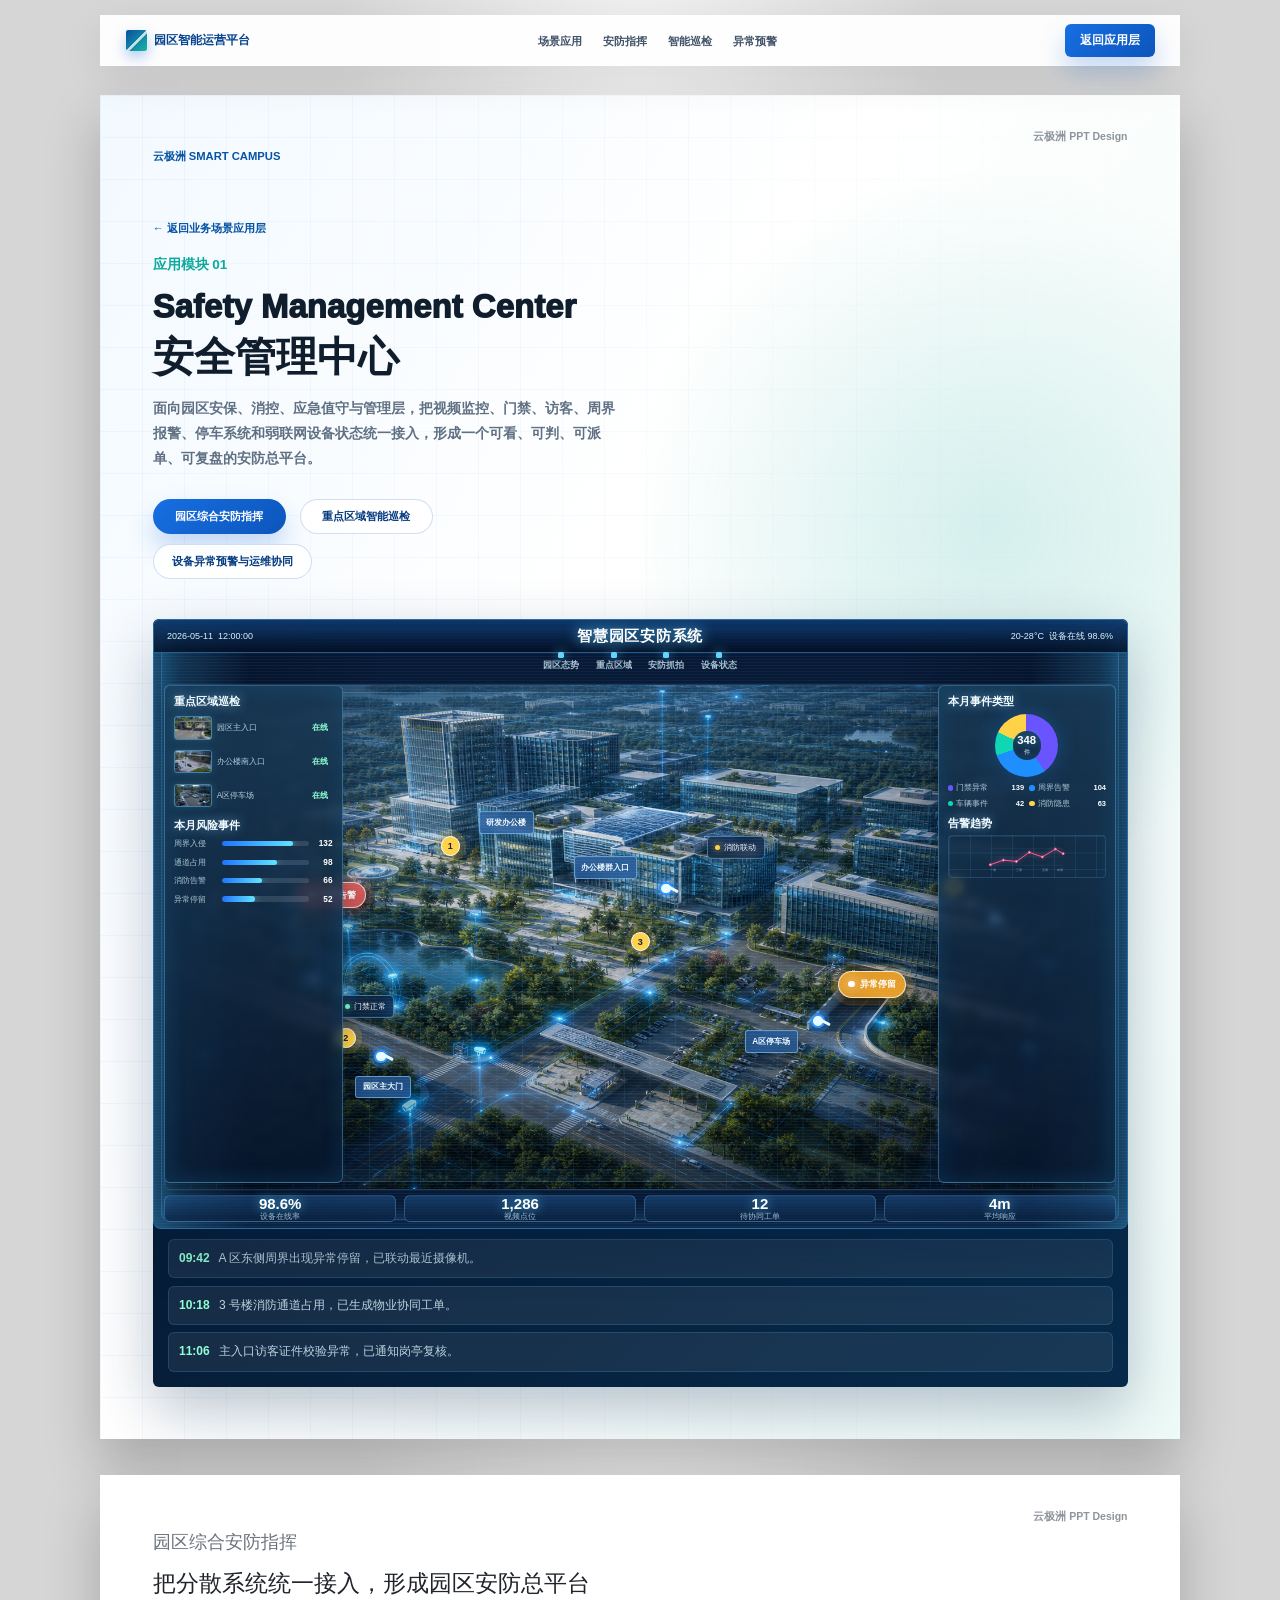
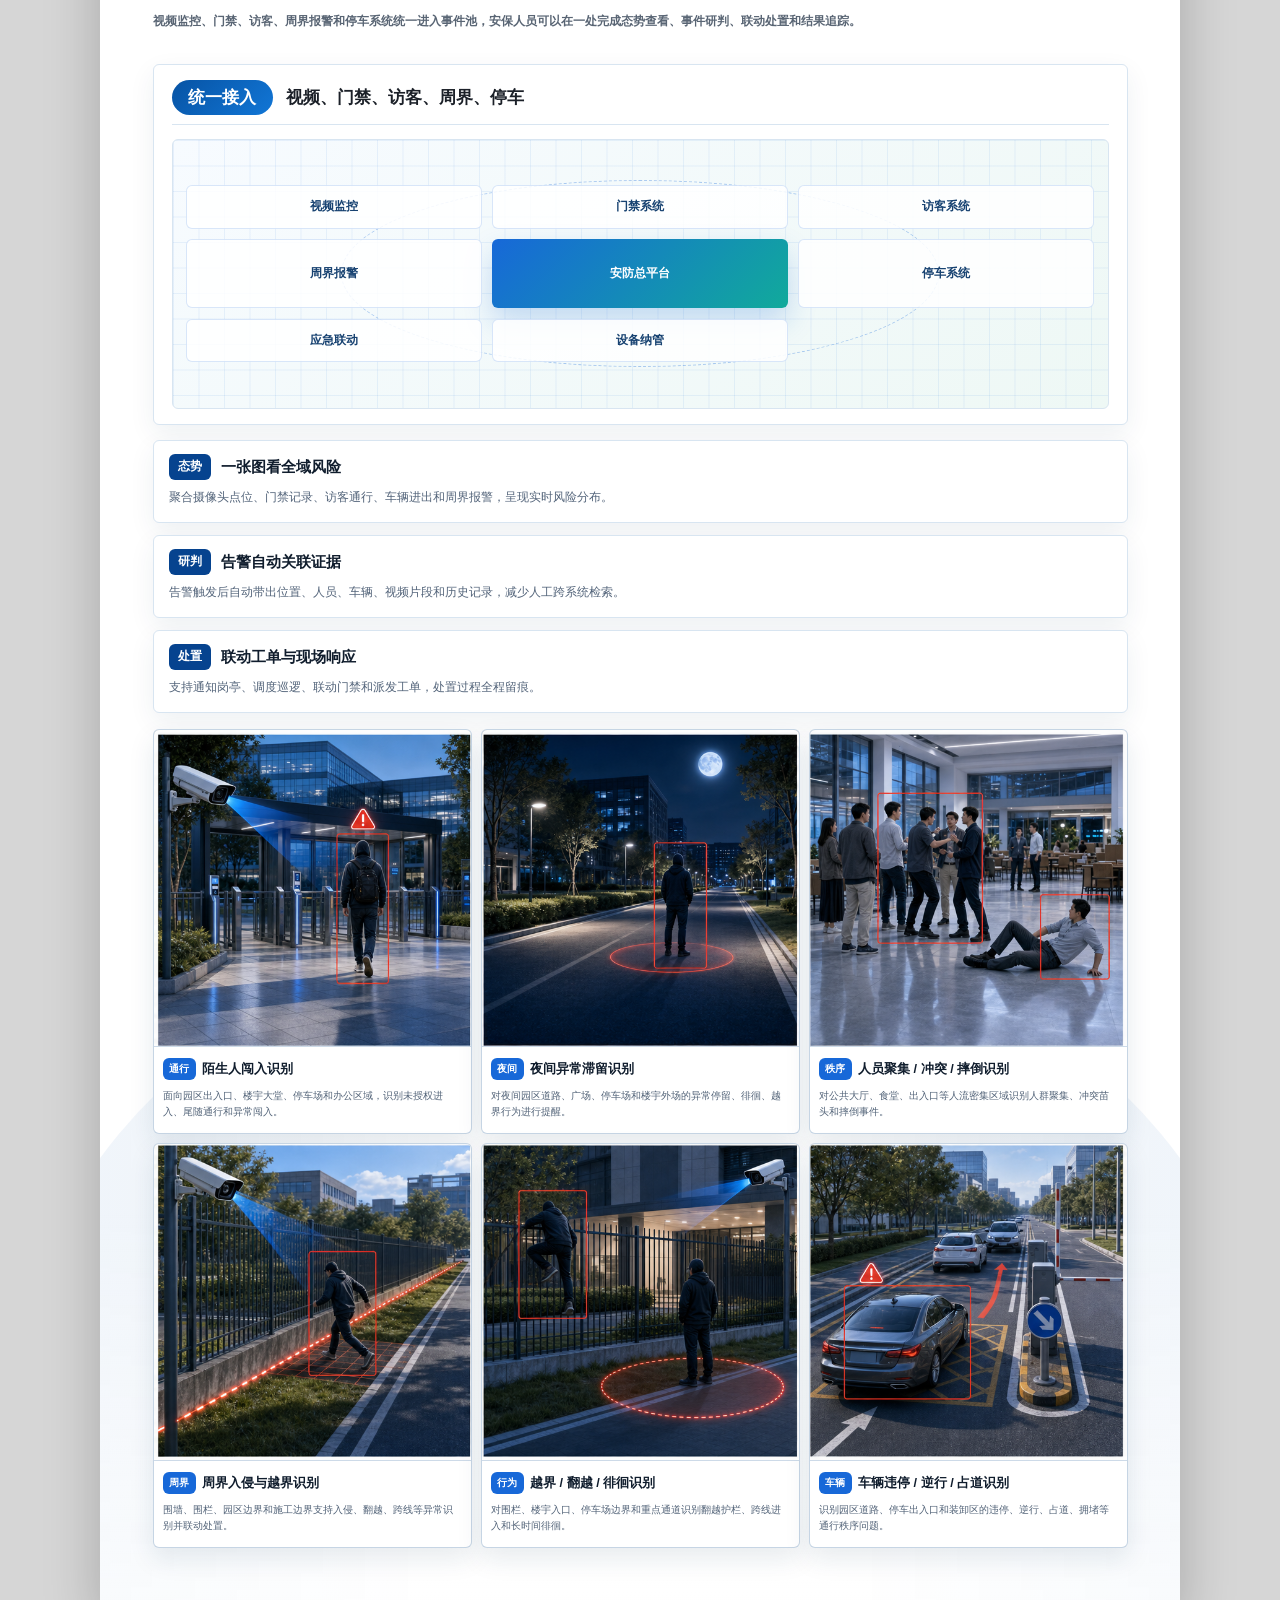
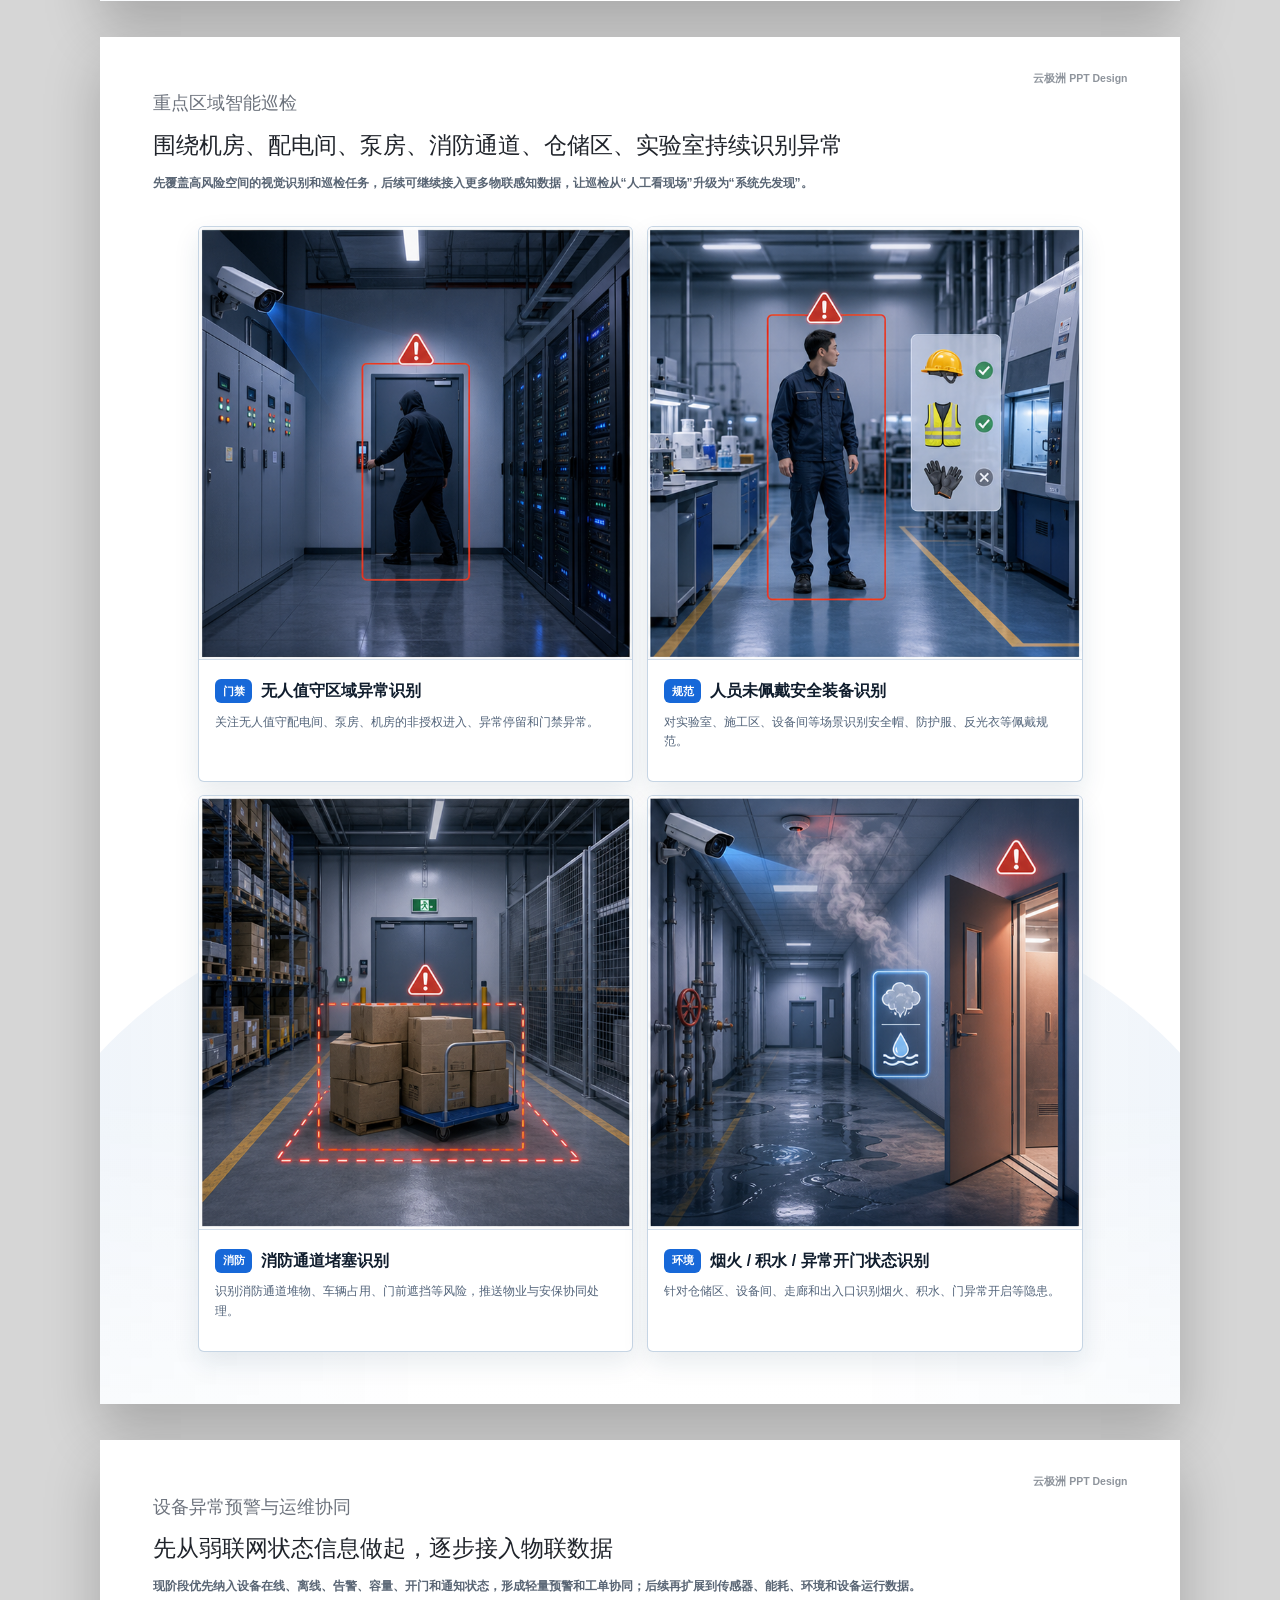
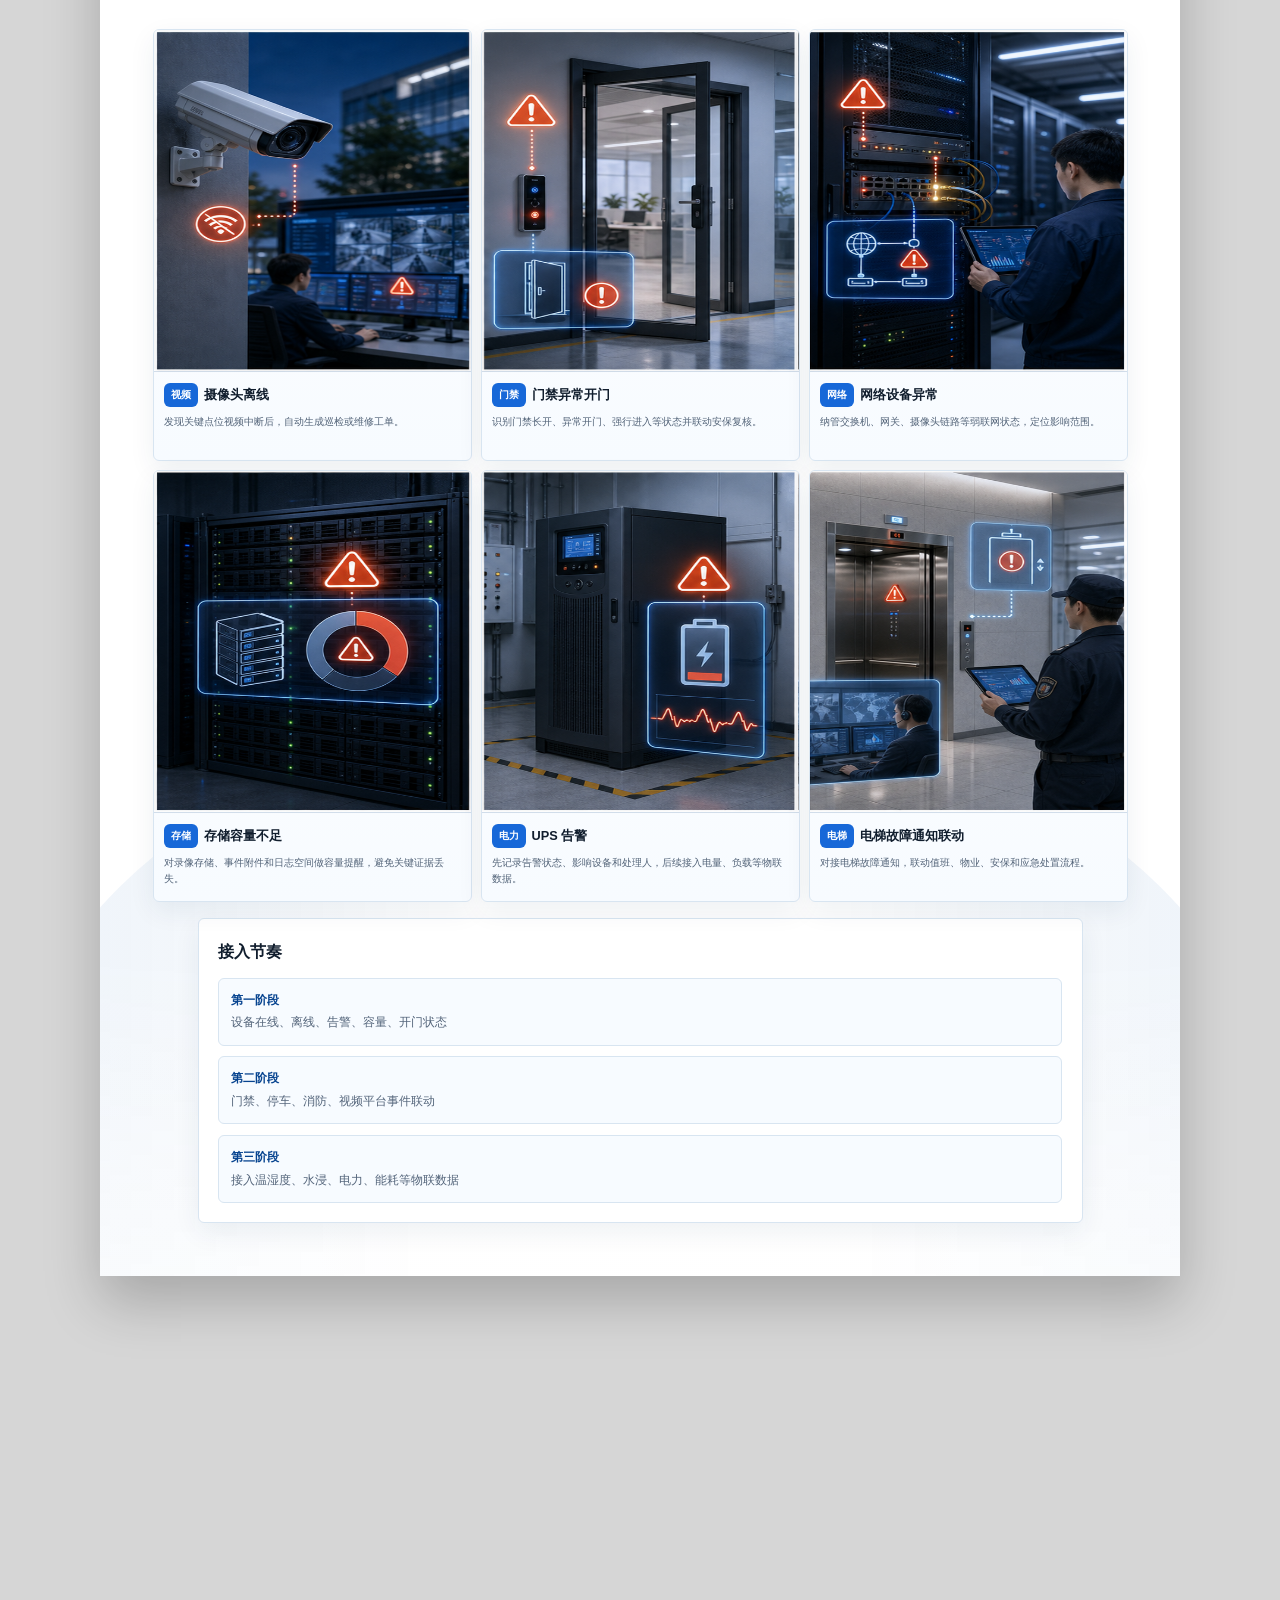
<file: safety.html>
<!doctype html>
<html lang="zh-CN">
  <head>
    <meta charset="UTF-8" />
    <meta name="viewport" content="width=device-width, initial-scale=1.0" />
    <title>安全管理中心｜园区智能运营平台</title>
    <link rel="stylesheet" href="./styles.css" />
    <link rel="stylesheet" href="./safety-overrides.css" />
  </head>
  <body>
    <header class="site-header" aria-label="主导航">
      <a class="brand" href="./index.html#top" aria-label="返回园区智能运营平台首页">
        <span class="brand-mark"></span>
        <span>园区智能运营平台</span>
      </a>
      <nav class="nav-links" aria-label="页面导航">
        <a href="./index.html#scenes">场景应用</a>
        <a href="#command">安防指挥</a>
        <a href="#inspection">智能巡检</a>
        <a href="#warning">异常预警</a>
      </nav>
      <a class="nav-action" href="./index.html#scenes">返回应用层</a>
    </header>

    <main id="top">
      <section class="module-hero safety-hero" id="overview">
        <div class="module-hero-copy">
          <a class="back-link" href="./index.html#scenes">← 返回业务场景应用层</a>
          <p class="eyebrow">应用模块 01</p>
          <h1><span>Safety Management Center</span>安全管理中心</h1>
          <p class="hero-lede">
            面向园区安保、消控、应急值守与管理层，把视频监控、门禁、访客、周界报警、停车系统和弱联网设备状态统一接入，形成一个可看、可判、可派单、可复盘的安防总平台。
          </p>
          <div class="hero-actions">
            <a class="primary-button" href="#command">园区综合安防指挥</a>
            <a class="secondary-button" href="#inspection">重点区域智能巡检</a>
            <a class="secondary-button" href="#warning">设备异常预警与运维协同</a>
          </div>
        </div>

        <div class="security-console safety-cockpit-wrap" aria-label="智慧园区安防系统完整驾驶舱">
          <div class="cockpit">
            <div class="cockpit-topbar">
              <span>2026-05-11&nbsp;&nbsp;12:00:00</span>
              <strong>智慧园区安防系统</strong>
              <span>20-28°C&nbsp;&nbsp;设备在线 98.6%</span>
            </div>
            <div class="cockpit-tabs">
              <span>园区态势</span>
              <span>重点区域</span>
              <span>安防抓拍</span>
              <span>设备状态</span>
            </div>

            <div class="cockpit-main">
              <aside class="hud-panel hud-left">
                <h3>重点区域巡检</h3>
                <div class="camera-list">
                  <div><img src="./assets/security/camera-main-gate.png" alt=""><span>园区主入口</span><b>在线</b></div>
                  <div><img src="./assets/security/camera-office-south.png" alt=""><span>办公楼南入口</span><b>在线</b></div>
                  <div><img src="./assets/security/camera-parking-a.png" alt=""><span>A区停车场</span><b>在线</b></div>
                </div>
                <h3>本月风险事件</h3>
                <div class="risk-bars">
                  <label><span>周界入侵</span><i style="--w: 82%"></i><b>132</b></label>
                  <label><span>通道占用</span><i style="--w: 64%"></i><b>98</b></label>
                  <label><span>消防告警</span><i style="--w: 46%"></i><b>66</b></label>
                  <label><span>异常停留</span><i style="--w: 38%"></i><b>52</b></label>
                </div>
              </aside>

              <div class="campus-stage" aria-hidden="true">
                <div class="aerial-map">
                  <img src="./assets/security/security-cockpit-campus.png" alt="" />
                  <span class="map-label l1">园区主大门</span>
                  <span class="map-label l2">办公楼群入口</span>
                  <span class="map-label l3">A区停车场</span>
                  <span class="map-label l4">研发办公楼</span>
                  <span class="map-camera cam-a"></span>
                  <span class="map-camera cam-b"></span>
                  <span class="map-camera cam-c"></span>
                  <span class="map-camera cam-d"></span>
                  <span class="map-pin pin-a">1</span>
                  <span class="map-pin pin-b">2</span>
                  <span class="map-pin pin-c">3</span>
                  <span class="map-pin pin-d">4</span>
                  <span class="map-status status-a">门禁正常</span>
                  <span class="map-status status-b">消防联动</span>
                  <span class="map-alert alert-a">周界告警</span>
                  <span class="map-alert alert-b">异常停留</span>
                </div>
              </div>

              <aside class="hud-panel hud-right">
                <h3>本月事件类型</h3>
                <div class="donut-chart"><span>348<small>件</small></span></div>
                <div class="legend">
                  <span><i class="c1"></i>门禁异常 <b>139</b></span>
                  <span><i class="c2"></i>周界告警 <b>104</b></span>
                  <span><i class="c3"></i>车辆事件 <b>42</b></span>
                  <span><i class="c4"></i>消防隐患 <b>63</b></span>
                </div>
                <h3>告警趋势</h3>
                <div class="trend-card">
                  <svg viewBox="0 0 240 100" role="img" aria-label="告警趋势折线图">
                    <line x1="8" y1="78" x2="232" y2="78" />
                    <line x1="8" y1="52" x2="232" y2="52" />
                    <line x1="8" y1="26" x2="232" y2="26" />
                    <polyline points="8,76 48,62 88,66 128,38 168,52 208,28 232,42" />
                    <g>
                      <circle cx="8" cy="76" r="4" />
                      <circle cx="48" cy="62" r="4" />
                      <circle cx="88" cy="66" r="4" />
                      <circle cx="128" cy="38" r="4" />
                      <circle cx="168" cy="52" r="4" />
                      <circle cx="208" cy="28" r="4" />
                      <circle cx="232" cy="42" r="4" />
                    </g>
                    <text x="8" y="96">一周</text>
                    <text x="88" y="96">三周</text>
                    <text x="168" y="96">五周</text>
                    <text x="214" y="96">本周</text>
                  </svg>
                </div>
              </aside>
            </div>

            <div class="cockpit-dock">
              <div><strong>98.6%</strong><span>设备在线率</span></div>
              <div><strong>1,286</strong><span>视频点位</span></div>
              <div><strong>12</strong><span>待协同工单</span></div>
              <div><strong>4m</strong><span>平均响应</span></div>
            </div>
          </div>
          <div class="console-events cockpit-events">
            <p><b>09:42</b> A 区东侧周界出现异常停留，已联动最近摄像机。</p>
            <p><b>10:18</b> 3 号楼消防通道占用，已生成物业协同工单。</p>
            <p><b>11:06</b> 主入口访客证件校验异常，已通知岗亭复核。</p>
          </div>
        </div>
      </section>

      <section class="section module-section" id="command">
        <div class="section-heading">
          <p class="eyebrow">园区综合安防指挥</p>
          <h2>把分散系统统一接入，形成园区安防总平台</h2>
          <p>视频监控、门禁、访客、周界报警和停车系统统一进入事件池，安保人员可以在一处完成态势查看、事件研判、联动处置和结果追踪。</p>
        </div>
        <div class="solution-layout">
          <div class="solution-panel">
            <div class="panel-title">
              <span>统一接入</span>
              <strong>视频、门禁、访客、周界、停车</strong>
            </div>
            <div class="platform-flow" aria-label="安防总平台接入关系">
              <span>视频监控</span>
              <span>门禁系统</span>
              <span>访客系统</span>
              <strong>安防总平台</strong>
              <span>周界报警</span>
              <span>停车系统</span>
              <span>应急联动</span>
              <span>设备纳管</span>
            </div>
          </div>
          <div class="capability-list">
            <article>
              <span>态势</span>
              <h3>一张图看全域风险</h3>
              <p>聚合摄像头点位、门禁记录、访客通行、车辆进出和周界报警，呈现实时风险分布。</p>
            </article>
            <article>
              <span>研判</span>
              <h3>告警自动关联证据</h3>
              <p>告警触发后自动带出位置、人员、车辆、视频片段和历史记录，减少人工跨系统检索。</p>
            </article>
            <article>
              <span>处置</span>
              <h3>联动工单与现场响应</h3>
              <p>支持通知岗亭、调度巡逻、联动门禁和派发工单，处置过程全程留痕。</p>
            </article>
          </div>
        </div>
        <div class="command-scene-grid">
          <article class="inspection-card command-card stranger-card">
            <div class="command-visual">
              <img src="./assets/security/command-stranger.png" alt="">
            </div>
            <div class="command-title-line">
              <span>通行</span>
              <h3>陌生人闯入识别</h3>
            </div>
            <p>面向园区出入口、楼宇大堂、停车场和办公区域，识别未授权进入、尾随通行和异常闯入。</p>
          </article>
          <article class="inspection-card command-card night-card">
            <div class="command-visual">
              <img src="./assets/security/command-night.png" alt="">
            </div>
            <div class="command-title-line">
              <span>夜间</span>
              <h3>夜间异常滞留识别</h3>
            </div>
            <p>对夜间园区道路、广场、停车场和楼宇外场的异常停留、徘徊、越界行为进行提醒。</p>
          </article>
          <article class="inspection-card command-card crowd-card">
            <div class="command-visual">
              <img src="./assets/security/command-crowd.png" alt="">
            </div>
            <div class="command-title-line">
              <span>秩序</span>
              <h3>人员聚集 / 冲突 / 摔倒识别</h3>
            </div>
            <p>对公共大厅、食堂、出入口等人流密集区域识别人群聚集、冲突苗头和摔倒事件。</p>
          </article>
          <article class="inspection-card command-card border-card">
            <div class="command-visual">
              <img src="./assets/security/command-border.png" alt="">
            </div>
            <div class="command-title-line">
              <span>周界</span>
              <h3>周界入侵与越界识别</h3>
            </div>
            <p>围墙、围栏、园区边界和施工边界支持入侵、翻越、跨线等异常识别并联动处置。</p>
          </article>
          <article class="inspection-card command-card climb-card">
            <div class="command-visual">
              <img src="./assets/security/command-climb.png" alt="">
            </div>
            <div class="command-title-line">
              <span>行为</span>
              <h3>越界 / 翻越 / 徘徊识别</h3>
            </div>
            <p>对围栏、楼宇入口、停车场边界和重点通道识别翻越护栏、跨线进入和长时间徘徊。</p>
          </article>
          <article class="inspection-card command-card vehicle-card">
            <div class="command-visual">
              <img src="./assets/security/command-vehicle.png" alt="">
            </div>
            <div class="command-title-line">
              <span>车辆</span>
              <h3>车辆违停 / 逆行 / 占道识别</h3>
            </div>
            <p>识别园区道路、停车出入口和装卸区的违停、逆行、占道、拥堵等通行秩序问题。</p>
          </article>
        </div>
      </section>

      <section class="section workflow-section" id="inspection">
        <div class="section-heading">
          <p class="eyebrow">重点区域智能巡检</p>
          <h2>围绕机房、配电间、泵房、消防通道、仓储区、实验室持续识别异常</h2>
          <p>先覆盖高风险空间的视觉识别和巡检任务，后续可继续接入更多物联感知数据，让巡检从“人工看现场”升级为“系统先发现”。</p>
        </div>
        <div class="inspection-grid">
          <article class="inspection-card zone-card access-card">
            <div class="zone-visual"></div>
            <div class="command-title-line">
              <span>门禁</span>
              <h3>无人值守区域异常识别</h3>
            </div>
            <p>关注无人值守配电间、泵房、机房的非授权进入、异常停留和门禁异常。</p>
          </article>
          <article class="inspection-card zone-card ppe-card">
            <div class="zone-visual"></div>
            <div class="command-title-line">
              <span>规范</span>
              <h3>人员未佩戴安全装备识别</h3>
            </div>
            <p>对实验室、施工区、设备间等场景识别安全帽、防护服、反光衣等佩戴规范。</p>
          </article>
          <article class="inspection-card zone-card fire-card">
            <div class="zone-visual"></div>
            <div class="command-title-line">
              <span>消防</span>
              <h3>消防通道堵塞识别</h3>
            </div>
            <p>识别消防通道堆物、车辆占用、门前遮挡等风险，推送物业与安保协同处理。</p>
          </article>
          <article class="inspection-card zone-card smoke-card">
            <div class="zone-visual"></div>
            <div class="command-title-line">
              <span>环境</span>
              <h3>烟火 / 积水 / 异常开门状态识别</h3>
            </div>
            <p>针对仓储区、设备间、走廊和出入口识别烟火、积水、门异常开启等隐患。</p>
          </article>
        </div>
      </section>

      <section class="section access-section" id="warning">
        <div class="section-heading">
          <p class="eyebrow">设备异常预警与运维协同</p>
          <h2>先从弱联网状态信息做起，逐步接入物联数据</h2>
          <p>现阶段优先纳入设备在线、离线、告警、容量、开门和通知状态，形成轻量预警和工单协同；后续再扩展到传感器、能耗、环境和设备运行数据。</p>
        </div>
        <div class="warning-layout">
          <div class="warning-cards">
            <article class="warning-card camera-warning">
              <div class="warning-visual"></div>
              <div class="command-title-line">
                <span>视频</span>
                <h3>摄像头离线</h3>
              </div>
              <p>发现关键点位视频中断后，自动生成巡检或维修工单。</p>
            </article>
            <article class="warning-card door-warning">
              <div class="warning-visual"></div>
              <div class="command-title-line">
                <span>门禁</span>
                <h3>门禁异常开门</h3>
              </div>
              <p>识别门禁长开、异常开门、强行进入等状态并联动安保复核。</p>
            </article>
            <article class="warning-card network-warning">
              <div class="warning-visual"></div>
              <div class="command-title-line">
                <span>网络</span>
                <h3>网络设备异常</h3>
              </div>
              <p>纳管交换机、网关、摄像头链路等弱联网状态，定位影响范围。</p>
            </article>
            <article class="warning-card storage-warning">
              <div class="warning-visual"></div>
              <div class="command-title-line">
                <span>存储</span>
                <h3>存储容量不足</h3>
              </div>
              <p>对录像存储、事件附件和日志空间做容量提醒，避免关键证据丢失。</p>
            </article>
            <article class="warning-card ups-warning">
              <div class="warning-visual"></div>
              <div class="command-title-line">
                <span>电力</span>
                <h3>UPS 告警</h3>
              </div>
              <p>先记录告警状态、影响设备和处理人，后续接入电量、负载等物联数据。</p>
            </article>
            <article class="warning-card elevator-warning">
              <div class="warning-visual"></div>
              <div class="command-title-line">
                <span>电梯</span>
                <h3>电梯故障通知联动</h3>
              </div>
              <p>对接电梯故障通知，联动值班、物业、安保和应急处置流程。</p>
            </article>
          </div>
          <div class="roadmap-panel">
            <h3>接入节奏</h3>
            <ol>
              <li><strong>第一阶段</strong><span>设备在线、离线、告警、容量、开门状态</span></li>
              <li><strong>第二阶段</strong><span>门禁、停车、消防、视频平台事件联动</span></li>
              <li><strong>第三阶段</strong><span>接入温湿度、水浸、电力、能耗等物联数据</span></li>
            </ol>
          </div>
        </div>
      </section>
    </main>

    <button class="back-top" type="button" aria-label="返回顶部">↑</button>
    <script src="./script.js"></script>
  </body>
</html>
</file>
<file: styles.css>
:root {
  --ink: #102033;
  --muted: #607083;
  --line: #dbe5ee;
  --blue: #1467d8;
  --blue-dark: #0a3f8f;
  --teal: #14a99a;
  --mint: #a7e4dd;
  --green: #2d9d6f;
  --amber: #f5a524;
  --red: #e65b5b;
  --bg: #f6f9fc;
  --white: #ffffff;
  --shadow: 0 24px 70px rgba(17, 48, 82, 0.16);
}

* {
  box-sizing: border-box;
}

html {
  scroll-behavior: smooth;
}

body {
  margin: 0;
  color: var(--ink);
  background: var(--bg);
  font-family: Inter, "PingFang SC", "Microsoft YaHei", Arial, sans-serif;
  line-height: 1.6;
}

a {
  color: inherit;
  text-decoration: none;
}

.site-header {
  position: sticky;
  top: 0;
  z-index: 10;
  display: flex;
  align-items: center;
  justify-content: space-between;
  gap: 24px;
  min-height: 72px;
  padding: 0 6vw;
  background: rgba(255, 255, 255, 0.86);
  border-bottom: 1px solid rgba(219, 229, 238, 0.84);
  backdrop-filter: blur(18px);
}

.brand {
  display: inline-flex;
  align-items: center;
  gap: 10px;
  min-width: max-content;
  font-weight: 800;
  color: var(--blue-dark);
}

.brand-mark {
  width: 28px;
  height: 28px;
  border-radius: 8px;
  background:
    linear-gradient(135deg, rgba(255, 255, 255, 0) 46%, rgba(255, 255, 255, 0.55) 47% 56%, rgba(255, 255, 255, 0) 57%),
    linear-gradient(135deg, var(--blue), var(--teal));
  box-shadow: 0 8px 18px rgba(20, 103, 216, 0.32);
}

.nav-links {
  display: flex;
  align-items: center;
  justify-content: center;
  gap: 28px;
  color: #415066;
  font-size: 15px;
}

.nav-links a {
  padding: 8px 0;
}

.nav-links a:hover,
.nav-links a:focus-visible {
  color: var(--blue);
}

.nav-action,
.primary-button,
.secondary-button {
  display: inline-flex;
  align-items: center;
  justify-content: center;
  min-height: 44px;
  padding: 0 20px;
  border-radius: 8px;
  font-weight: 700;
  white-space: nowrap;
}

.nav-action,
.primary-button {
  color: var(--white);
  background: var(--blue);
  box-shadow: 0 14px 28px rgba(20, 103, 216, 0.24);
}

.secondary-button {
  color: var(--blue-dark);
  background: rgba(255, 255, 255, 0.82);
  border: 1px solid rgba(20, 103, 216, 0.18);
}

.hero {
  position: relative;
  display: grid;
  grid-template-columns: minmax(360px, 0.86fr) minmax(0, 1.14fr);
  gap: 52px;
  align-items: center;
  min-height: calc(100vh - 72px);
  padding: 72px 6vw 52px;
  overflow: hidden;
  background:
    radial-gradient(circle at 76% 28%, rgba(20, 169, 154, 0.26), transparent 32%),
    linear-gradient(135deg, #e9f4ff 0%, #ffffff 46%, #e9f7f1 100%);
}

.hero::before {
  position: absolute;
  inset: 0;
  content: "";
  background-image:
    linear-gradient(rgba(20, 103, 216, 0.08) 1px, transparent 1px),
    linear-gradient(90deg, rgba(20, 103, 216, 0.08) 1px, transparent 1px);
  background-size: 46px 46px;
  mask-image: linear-gradient(90deg, transparent, #000 14%, #000 86%, transparent);
}

.hero-copy,
.hero-visual {
  position: relative;
  z-index: 1;
}

.eyebrow {
  margin: 0 0 12px;
  color: var(--teal);
  font-size: 14px;
  font-weight: 800;
}

h1,
h2,
h3,
p {
  margin-top: 0;
}

h1 {
  max-width: 760px;
  margin-bottom: 22px;
  font-size: 56px;
  line-height: 1.12;
}

.hero-lede {
  max-width: 720px;
  margin-bottom: 32px;
  color: #405168;
  font-size: 18px;
}

.hero-actions {
  display: flex;
  flex-wrap: wrap;
  gap: 14px;
  margin-bottom: 36px;
}

.hero-metrics {
  display: grid;
  grid-template-columns: repeat(3, minmax(0, 1fr));
  gap: 14px;
  max-width: 650px;
  margin: 0;
}

.hero-metrics > a,
.hero-metrics > div {
  padding: 18px;
  background: rgba(255, 255, 255, 0.74);
  border: 1px solid rgba(219, 229, 238, 0.86);
  border-radius: 8px;
  transition: border-color 0.2s ease, box-shadow 0.2s ease, transform 0.2s ease;
}

.hero-metrics > a:hover,
.hero-metrics > a:focus-visible {
  border-color: rgba(20, 103, 216, 0.44);
  box-shadow: 0 16px 34px rgba(20, 103, 216, 0.16);
  transform: translateY(-3px);
  outline: none;
}

.hero-metrics strong {
  display: block;
  color: var(--blue-dark);
  font-size: 28px;
  font-weight: 850;
}

.hero-metrics span {
  display: block;
  margin-top: 2px;
  color: var(--muted);
}

.hero-visual {
  min-height: 564px;
}

.cockpit-wrap {
  display: flex;
  align-items: center;
  overflow-x: auto;
  overflow-y: hidden;
  padding: 6px 0 12px;
  scrollbar-color: rgba(20, 103, 216, 0.42) transparent;
}

.cockpit {
  position: relative;
  flex: 0 0 max(960px, 100%);
  width: max(960px, 100%);
  aspect-ratio: 16 / 9;
  overflow: hidden;
  color: #d9f2ff;
  background:
    linear-gradient(90deg, rgba(5, 18, 42, 0.9), rgba(7, 31, 68, 0.5) 24%, rgba(7, 31, 68, 0.5) 76%, rgba(5, 18, 42, 0.92)),
    radial-gradient(circle at 52% 38%, rgba(79, 191, 255, 0.32), transparent 28%),
    linear-gradient(180deg, #061225 0%, #0a1f3c 56%, #061225 100%);
  border: 1px solid rgba(68, 183, 255, 0.55);
  border-radius: 10px;
  box-shadow: 0 24px 70px rgba(7, 31, 68, 0.28), inset 0 0 46px rgba(54, 170, 255, 0.24);
}

.cockpit::before,
.cockpit::after {
  position: absolute;
  z-index: 2;
  content: "";
  pointer-events: none;
}

.cockpit::before {
  inset: 0;
  background:
    linear-gradient(90deg, rgba(74, 198, 255, 0.26), transparent 10% 90%, rgba(74, 198, 255, 0.26)),
    linear-gradient(rgba(255, 255, 255, 0.04) 1px, transparent 1px);
  background-size: auto, 100% 4px;
}

.cockpit::after {
  inset: 10px;
  border: 1px solid rgba(83, 193, 255, 0.28);
  border-radius: 8px;
  box-shadow: inset 0 0 28px rgba(83, 193, 255, 0.16);
}

.cockpit-topbar {
  position: relative;
  z-index: 3;
  display: grid;
  grid-template-columns: 1fr auto 1fr;
  align-items: center;
  height: 48px;
  padding: 0 22px;
  background: linear-gradient(180deg, rgba(14, 58, 113, 0.86), rgba(3, 14, 34, 0.82));
  border-bottom: 1px solid rgba(83, 193, 255, 0.28);
  font-size: 13px;
}

.cockpit-topbar strong {
  color: #ffffff;
  font-size: 22px;
  letter-spacing: 2px;
  text-shadow: 0 0 18px rgba(96, 205, 255, 0.9);
}

.cockpit-topbar span:last-child {
  justify-self: end;
}

.cockpit-tabs {
  position: relative;
  z-index: 3;
  display: flex;
  justify-content: center;
  gap: 24px;
  height: 36px;
  color: rgba(217, 242, 255, 0.76);
  font-size: 13px;
  font-weight: 700;
}

.cockpit-tabs span {
  position: relative;
  padding-top: 7px;
}

.cockpit-tabs span::before {
  position: absolute;
  left: 50%;
  top: -2px;
  width: 8px;
  height: 8px;
  content: "";
  background: #61d4ff;
  border-radius: 2px;
  box-shadow: 0 0 14px rgba(97, 212, 255, 0.8);
  transform: translateX(-50%);
}

.cockpit-main {
  position: relative;
  height: calc(100% - 154px);
  min-height: 314px;
  padding: 14px 18px 0;
}

.hud-panel {
  position: absolute;
  top: 18px;
  bottom: 12px;
  z-index: 3;
  width: clamp(210px, 25%, 246px);
  padding: 16px;
  overflow: hidden;
  background: linear-gradient(180deg, rgba(24, 55, 82, 0.9), rgba(7, 22, 45, 0.76));
  border: 1px solid rgba(112, 201, 255, 0.38);
  border-radius: 8px;
  box-shadow: 0 16px 34px rgba(2, 10, 24, 0.28), inset 0 0 28px rgba(33, 144, 213, 0.16);
  backdrop-filter: blur(5px);
}

.hud-left {
  left: 18px;
}

.hud-right {
  right: 18px;
}

.hud-panel h3 {
  margin-bottom: 12px;
  color: #f1fbff;
  font-size: 17px;
  line-height: 1.15;
  text-shadow: 0 0 14px rgba(133, 211, 255, 0.56);
}

.camera-list {
  display: grid;
  gap: 9px;
  margin-bottom: 18px;
}

.camera-list div {
  display: grid;
  grid-template-columns: 58px 1fr auto;
  align-items: center;
  gap: 10px;
  min-height: 45px;
  color: rgba(217, 242, 255, 0.82);
  font-size: 13px;
}

.camera-list img {
  position: relative;
  width: 58px;
  height: 36px;
  overflow: hidden;
  object-fit: cover;
  display: block;
  border: 1px solid rgba(110, 210, 255, 0.5);
  border-radius: 4px;
  box-shadow: inset 0 0 16px rgba(149, 229, 255, 0.22), 0 0 12px rgba(97, 212, 255, 0.18);
}

.camera-list b {
  min-width: 34px;
  color: #8fffd4;
  font-size: 12px;
  font-weight: 700;
}

.risk-bars {
  display: grid;
  gap: 10px;
}

.risk-bars label {
  display: grid;
  grid-template-columns: 70px 1fr 30px;
  align-items: center;
  gap: 8px;
  color: rgba(217, 242, 255, 0.78);
  font-size: 12px;
}

.risk-bars i {
  position: relative;
  height: 7px;
  overflow: hidden;
  background: rgba(255, 255, 255, 0.12);
  border-radius: 99px;
}

.risk-bars i::before {
  position: absolute;
  inset: 0 auto 0 0;
  width: var(--w);
  content: "";
  background: linear-gradient(90deg, #1e74ff, #62e4ff);
  border-radius: inherit;
  box-shadow: 0 0 12px rgba(98, 228, 255, 0.64);
}

.risk-bars b {
  color: #ffffff;
  font-size: 12px;
  text-align: right;
}

.campus-stage {
  position: absolute;
  inset: 14px 18px 0;
  z-index: 1;
  overflow: hidden;
  border-radius: 8px;
  background:
    radial-gradient(circle at 50% 20%, rgba(97, 212, 255, 0.22), transparent 24%),
    linear-gradient(180deg, rgba(8, 30, 54, 0.88), rgba(7, 22, 45, 0.94));
  border: 1px solid rgba(112, 201, 255, 0.2);
}

.aerial-map {
  position: absolute;
  inset: 0;
  overflow: hidden;
  background: #0a203d;
}

.aerial-map::before {
  position: absolute;
  inset: 0;
  z-index: 1;
  content: "";
  background:
    linear-gradient(rgba(97, 212, 255, 0.1) 1px, transparent 1px),
    linear-gradient(90deg, rgba(97, 212, 255, 0.08) 1px, transparent 1px),
    linear-gradient(90deg, rgba(5, 18, 42, 0.78), transparent 20% 80%, rgba(5, 18, 42, 0.72)),
    radial-gradient(circle at 50% 42%, transparent 0 40%, rgba(5, 18, 42, 0.36) 78%);
  background-size: 34px 34px, 34px 34px, auto, auto;
  pointer-events: none;
}

.aerial-map::after {
  position: absolute;
  inset: 9px;
  z-index: 1;
  content: "";
  border: 1px solid rgba(112, 201, 255, 0.22);
  border-radius: 6px;
  box-shadow: inset 0 0 28px rgba(97, 212, 255, 0.16);
  pointer-events: none;
}

.aerial-map img {
  position: absolute;
  inset: 0;
  width: 100%;
  height: 100%;
  object-fit: cover;
}

.map-road {
  position: absolute;
  background: linear-gradient(90deg, rgba(241, 246, 241, 0.9), rgba(195, 211, 208, 0.84));
  box-shadow: 0 0 0 3px rgba(58, 84, 82, 0.09), inset 0 0 18px rgba(255, 255, 255, 0.46);
}

.road-a {
  left: -8%;
  top: 52%;
  width: 118%;
  height: 18px;
  transform: rotate(-12deg);
}

.road-b {
  left: 58%;
  top: -12%;
  width: 18px;
  height: 120%;
  transform: rotate(22deg);
}

.road-c {
  left: 8%;
  top: 22%;
  width: 78%;
  height: 14px;
  transform: rotate(18deg);
}

.map-green {
  position: absolute;
  border-radius: 50%;
  background: rgba(27, 92, 54, 0.5);
  filter: blur(1px);
}

.green-a {
  left: -8%;
  bottom: 6%;
  width: 42%;
  height: 34%;
}

.green-b {
  right: -8%;
  bottom: 2%;
  width: 38%;
  height: 38%;
}

.map-water {
  position: absolute;
  right: 5%;
  top: 8%;
  width: 24%;
  height: 16%;
  background: linear-gradient(135deg, rgba(128, 206, 230, 0.72), rgba(45, 107, 134, 0.5));
  border: 2px solid rgba(221, 246, 255, 0.36);
  border-radius: 48% 52% 46% 54%;
  box-shadow: inset 0 0 22px rgba(232, 252, 255, 0.32), 0 12px 28px rgba(11, 52, 71, 0.18);
}

.parking-zone {
  position: absolute;
  left: 66%;
  top: 56%;
  display: grid;
  grid-template-columns: repeat(3, 20px);
  gap: 5px;
  padding: 8px;
  background: rgba(91, 112, 126, 0.52);
  border: 2px solid rgba(231, 239, 235, 0.48);
  transform: rotate(-10deg) skewY(-4deg);
  box-shadow: 14px 18px 22px rgba(0, 0, 0, 0.18);
}

.parking-zone span {
  width: 20px;
  height: 32px;
  background: linear-gradient(180deg, #eff7f6, #8fb0bd);
  border-radius: 2px;
  box-shadow: inset 0 0 0 2px rgba(50, 79, 96, 0.16);
}

.gate-house {
  position: absolute;
  left: 16%;
  top: 38%;
  width: 64px;
  height: 28px;
  background: linear-gradient(160deg, #f1f7f8, #7fa2b5);
  border: 1px solid rgba(255, 255, 255, 0.65);
  transform: rotate(-10deg) skewY(-4deg);
  box-shadow: 13px 15px 18px rgba(0, 0, 0, 0.2);
}

.gate-house::before,
.gate-house::after {
  position: absolute;
  top: 22px;
  width: 46px;
  height: 6px;
  content: "";
  background: #e9f1f0;
  transform-origin: left center;
}

.gate-house::before {
  left: -42px;
  transform: rotate(12deg);
}

.gate-house::after {
  right: -42px;
  transform: rotate(-12deg);
}

.map-building {
  position: absolute;
  width: 62px;
  height: 92px;
  background:
    linear-gradient(90deg, rgba(255, 255, 255, 0.5) 1px, transparent 1px),
    linear-gradient(rgba(255, 255, 255, 0.32) 1px, transparent 1px),
    linear-gradient(160deg, #d8e7ec, #6f91a5 44%, #375d78);
  background-size: 13px 13px, 13px 13px, auto;
  border: 1px solid rgba(255, 255, 255, 0.58);
  box-shadow: 18px 24px 34px rgba(0, 0, 0, 0.25);
  transform: rotate(-11deg) skewY(-4deg);
}

.map-building::before,
.map-building::after {
  position: absolute;
  content: "";
}

.map-building::before {
  left: -1px;
  top: -13px;
  width: 100%;
  height: 14px;
  background: linear-gradient(135deg, #f4fbff, #94b7c8);
  border: 1px solid rgba(255, 255, 255, 0.62);
  transform: skewX(-34deg);
  transform-origin: bottom left;
}

.map-building::after {
  right: -13px;
  top: -7px;
  width: 14px;
  height: 100%;
  background: linear-gradient(180deg, #7091a6, #28485f);
  border-right: 1px solid rgba(255, 255, 255, 0.28);
  transform: skewY(-42deg);
  transform-origin: top left;
}

.mb1 {
  left: 34%;
  top: 31%;
}

.mb2 {
  left: 47%;
  top: 27%;
  height: 122px;
}

.mb3 {
  left: 59%;
  top: 41%;
  height: 96px;
}

.mb4 {
  left: 27%;
  top: 55%;
  height: 78px;
}

.mb5 {
  left: 42%;
  top: 60%;
  height: 70px;
}

.mb6 {
  left: 68%;
  top: 27%;
  height: 74px;
}

.tower-a {
  left: 52%;
  top: 54%;
  width: 48px;
  height: 112px;
  background:
    linear-gradient(90deg, rgba(255, 255, 255, 0.48) 1px, transparent 1px),
    linear-gradient(rgba(255, 255, 255, 0.32) 1px, transparent 1px),
    linear-gradient(160deg, #d3e6ee, #537d98 48%, #24465f);
  background-size: 12px 12px, 12px 12px, auto;
}

.tower-b {
  left: 37%;
  top: 48%;
  width: 44px;
  height: 104px;
  background:
    linear-gradient(90deg, rgba(255, 255, 255, 0.45) 1px, transparent 1px),
    linear-gradient(rgba(255, 255, 255, 0.3) 1px, transparent 1px),
    linear-gradient(160deg, #cfe3eb, #6e8fa5 46%, #31556e);
  background-size: 12px 12px, 12px 12px, auto;
}

.map-label {
  position: absolute;
  z-index: 3;
  padding: 5px 9px;
  color: #eaf9ff;
  background: rgba(36, 89, 156, 0.78);
  border: 1px solid rgba(145, 212, 255, 0.55);
  border-radius: 4px;
  font-size: 11px;
  font-weight: 800;
  box-shadow: 0 10px 18px rgba(5, 16, 35, 0.22);
  backdrop-filter: blur(6px);
}

.l1 {
  left: 20%;
  bottom: 18%;
}

.l2 {
  left: 43%;
  top: 34%;
}

.l3 {
  left: 61%;
  bottom: 27%;
}

.l4 {
  left: 33%;
  top: 25%;
}

.map-camera {
  position: absolute;
  z-index: 3;
  width: 18px;
  height: 18px;
  background: #e8fbff;
  border: 3px solid #2e93ff;
  border-radius: 50%;
  box-shadow: 0 0 0 6px rgba(46, 147, 255, 0.2), 0 0 16px rgba(46, 147, 255, 0.76);
}

.map-camera::after {
  position: absolute;
  left: 5px;
  top: 5px;
  width: 18px;
  height: 4px;
  content: "";
  background: #e8fbff;
  border-radius: 99px;
  transform: rotate(28deg);
}

.cam-a {
  left: 22%;
  bottom: 25%;
}

.cam-b {
  left: 52%;
  top: 39%;
}

.cam-c {
  left: 68%;
  bottom: 32%;
}

.cam-d {
  right: 12%;
  top: 45%;
}

.map-pin {
  position: absolute;
  z-index: 3;
  display: inline-flex;
  align-items: center;
  justify-content: center;
  width: 26px;
  height: 26px;
  color: #112033;
  background: #ffd247;
  border: 2px solid #ffffff;
  border-radius: 50%;
  box-shadow: 0 0 0 8px rgba(255, 210, 71, 0.18), 0 8px 18px rgba(0, 0, 0, 0.24);
  font-size: 12px;
  font-weight: 850;
}

.pin-a {
  left: 29%;
  top: 30%;
}

.pin-b {
  left: 18%;
  bottom: 28%;
}

.pin-c {
  left: 49%;
  top: 49%;
}

.pin-d {
  right: 16%;
  top: 38%;
}

.map-status {
  position: absolute;
  z-index: 4;
  display: inline-flex;
  align-items: center;
  gap: 5px;
  padding: 5px 10px;
  color: #f2fbff;
  background: rgba(7, 31, 68, 0.72);
  border: 1px solid rgba(112, 201, 255, 0.48);
  border-radius: 6px;
  font-size: 11px;
  box-shadow: 0 10px 18px rgba(5, 16, 35, 0.22);
  backdrop-filter: blur(6px);
}

.map-status::before {
  width: 7px;
  height: 7px;
  content: "";
  background: #75ffc8;
  border-radius: 50%;
  box-shadow: 0 0 10px rgba(117, 255, 200, 0.86);
}

.status-a {
  left: 18%;
  bottom: 34%;
}

.status-b {
  left: 57%;
  top: 30%;
}

.status-b::before {
  background: #ffd247;
  box-shadow: 0 0 10px rgba(255, 210, 71, 0.86);
}

.map-alert {
  position: absolute;
  z-index: 4;
  display: inline-flex;
  align-items: center;
  gap: 7px;
  padding: 7px 12px;
  color: #ffffff;
  background: rgba(230, 91, 91, 0.88);
  border: 1px solid rgba(255, 255, 255, 0.72);
  border-radius: 999px;
  box-shadow: 0 0 0 10px rgba(230, 91, 91, 0.15), 0 12px 24px rgba(0, 0, 0, 0.28);
  font-size: 12px;
  font-weight: 850;
  backdrop-filter: blur(8px);
}

.map-alert::before {
  width: 9px;
  height: 9px;
  content: "";
  background: #ffffff;
  border-radius: 50%;
  box-shadow: 0 0 14px rgba(255, 255, 255, 0.9);
}

.alert-a {
  left: 14%;
  top: 39%;
}

.alert-b {
  right: 22%;
  bottom: 38%;
  background: rgba(245, 165, 36, 0.9);
  box-shadow: 0 0 0 10px rgba(245, 165, 36, 0.15), 0 12px 24px rgba(0, 0, 0, 0.28);
}

.donut-chart {
  position: relative;
  width: 104px;
  height: 104px;
  margin: 0 auto 9px;
  border-radius: 50%;
  background: conic-gradient(#6954ff 0 40%, #1f8fff 40% 70%, #10d6b4 70% 82%, #ffd247 82% 100%);
  box-shadow: 0 0 28px rgba(31, 143, 255, 0.28);
}

.donut-chart::after {
  position: absolute;
  left: 28px;
  top: 28px;
  width: 48px;
  height: 48px;
  content: "";
  background: #0b1e3a;
  border-radius: 50%;
  box-shadow: inset 0 0 18px rgba(97, 212, 255, 0.26);
}

.donut-chart span {
  position: absolute;
  left: 50%;
  top: 50%;
  z-index: 2;
  display: flex;
  flex-direction: column;
  align-items: center;
  color: #ffffff;
  font-size: 17px;
  font-weight: 850;
  line-height: 1;
  text-shadow: 0 0 12px rgba(97, 212, 255, 0.82);
  transform: translate(-50%, -50%);
}

.donut-chart small {
  margin-top: 3px;
  color: rgba(217, 242, 255, 0.66);
  font-size: 9px;
  font-weight: 700;
}

.legend {
  display: grid;
  grid-template-columns: repeat(2, 1fr);
  gap: 7px 8px;
  margin-bottom: 14px;
  color: rgba(217, 242, 255, 0.78);
  font-size: 12px;
}

.legend span {
  display: inline-flex;
  align-items: center;
  gap: 5px;
}

.legend b {
  margin-left: auto;
  color: #ffffff;
  font-weight: 800;
}

.legend i {
  width: 7px;
  height: 7px;
  border-radius: 50%;
}

.c1 {
  background: #6954ff;
}

.c2 {
  background: #1f8fff;
}

.c3 {
  background: #10d6b4;
}

.c4 {
  background: #ffd247;
}

.trend-card {
  height: 72px;
  padding: 8px;
  background:
    linear-gradient(rgba(83, 193, 255, 0.11) 1px, transparent 1px),
    linear-gradient(90deg, rgba(83, 193, 255, 0.11) 1px, transparent 1px);
  background-size: 28px 22px;
  border: 1px solid rgba(112, 201, 255, 0.18);
  border-radius: 6px;
}

.trend-card svg {
  width: 100%;
  height: 100%;
  overflow: visible;
}

.trend-card polyline {
  fill: none;
  stroke: #ff5d91;
  stroke-width: 4;
  filter: drop-shadow(0 0 6px rgba(255, 93, 145, 0.8));
}

.trend-card line {
  stroke: rgba(142, 215, 255, 0.18);
  stroke-width: 1;
}

.trend-card circle {
  fill: #ffffff;
  stroke: #ff5d91;
  stroke-width: 3;
}

.trend-card text {
  fill: rgba(217, 242, 255, 0.62);
  font-size: 10px;
}

.cockpit-dock {
  position: relative;
  z-index: 3;
  display: grid;
  grid-template-columns: repeat(4, minmax(0, 1fr));
  gap: 16px;
  height: 70px;
  padding: 8px 18px 14px;
}

.cockpit-dock div {
  min-height: 48px;
  display: flex;
  flex-direction: column;
  align-items: center;
  justify-content: center;
  background: linear-gradient(180deg, rgba(35, 91, 151, 0.52), rgba(8, 25, 53, 0.72));
  border: 1px solid rgba(112, 201, 255, 0.28);
  border-radius: 8px;
}

.cockpit-dock strong {
  color: #ffffff;
  font-size: 24px;
  line-height: 1.15;
  text-shadow: 0 0 14px rgba(97, 212, 255, 0.82);
}

.cockpit-dock span {
  margin-top: 4px;
  color: rgba(217, 242, 255, 0.72);
  font-size: 12px;
}

.section {
  padding: 88px 6vw;
  scroll-margin-top: 84px;
}

.section-heading {
  max-width: 820px;
  margin-bottom: 34px;
}

.section-heading h2 {
  margin-bottom: 14px;
  font-size: 38px;
  line-height: 1.24;
}

.section-heading p:last-child {
  color: var(--muted);
  font-size: 17px;
}

.company-section {
  background:
    linear-gradient(180deg, rgba(255, 255, 255, 0.96), rgba(239, 248, 252, 0.9)),
    var(--white);
}

.company-intro {
  display: grid;
  grid-template-columns: minmax(320px, 0.9fr) minmax(0, 1.1fr);
  gap: 34px;
  align-items: end;
  margin-bottom: 24px;
}

.company-intro .section-heading {
  margin-bottom: 0;
}

.company-copy {
  display: grid;
  gap: 14px;
  color: var(--muted);
  font-size: 17px;
}

.company-copy p {
  margin: 0;
}

.company-columns {
  display: grid;
  grid-template-columns: repeat(2, minmax(0, 1fr));
  gap: 22px;
  align-items: stretch;
}

.company-panel {
  display: flex;
  flex-direction: column;
  padding: 26px;
  background: var(--white);
  border: 1px solid var(--line);
  border-radius: 8px;
  box-shadow: 0 12px 36px rgba(20, 56, 92, 0.07);
}

.browse-hint {
  margin: -8px 0 16px;
  color: var(--muted);
  font-size: 14px;
}

.drop-slider {
  display: grid;
  grid-auto-columns: minmax(290px, 82%);
  grid-auto-flow: column;
  gap: 16px;
  flex: 1;
  min-height: 430px;
  overflow-x: auto;
  overflow-y: hidden;
  padding: 2px 2px 14px;
  scroll-snap-type: x mandatory;
  scrollbar-color: rgba(20, 103, 216, 0.42) transparent;
}

.drop-card {
  display: flex;
  flex-direction: column;
  height: 412px;
  min-height: 412px;
  overflow: hidden;
  background: #f7fbff;
  border: 1px solid rgba(219, 229, 238, 0.96);
  border-radius: 8px;
  scroll-snap-align: start;
  box-shadow: 0 12px 28px rgba(20, 56, 92, 0.07);
}

.drop-card .card-head {
  position: relative;
  display: grid;
  grid-template-columns: 1fr;
  gap: 14px;
  min-height: 282px;
  padding: 18px;
}

.drop-card p {
  height: 128px;
  overflow: auto;
  margin: auto 0 0;
  padding: 0 18px 20px;
  color: var(--muted);
  scrollbar-color: rgba(20, 103, 216, 0.28) transparent;
}

.story-title {
  display: block;
}

.story-title b,
.story-title small {
  display: block;
}

.story-title b {
  color: var(--ink);
  font-size: 20px;
  line-height: 1.28;
}

.story-title small {
  margin-top: 8px;
  color: var(--muted);
  font-size: 14px;
  line-height: 1.45;
}

.story-index {
  position: absolute;
  left: 18px;
  top: 18px;
  z-index: 2;
  display: inline-flex;
  align-items: center;
  justify-content: center;
  width: 46px;
  height: 46px;
  color: #ffffff;
  background: linear-gradient(135deg, var(--blue), var(--teal));
  border-radius: 8px;
  font-weight: 850;
  box-shadow: 0 10px 22px rgba(20, 103, 216, 0.18);
}

.story-index + .story-visual {
  margin-top: 18px;
}

.story-visual {
  position: relative;
  display: block;
  height: 154px;
  overflow: hidden;
  background:
    linear-gradient(rgba(255, 255, 255, 0.22) 1px, transparent 1px),
    linear-gradient(90deg, rgba(255, 255, 255, 0.2) 1px, transparent 1px),
    linear-gradient(135deg, #eaf3ff, #dff8f4);
  background-size: 24px 24px, 24px 24px, auto;
  border-radius: 8px;
}

.story-visual::before,
.story-visual::after {
  position: absolute;
  content: "";
}

.team-global::before {
  left: 50%;
  top: 28px;
  width: 92px;
  height: 92px;
  border: 4px solid rgba(20, 103, 216, 0.74);
  border-radius: 50%;
  box-shadow: inset 28px 0 0 rgba(20, 169, 154, 0.12), 0 0 0 16px rgba(20, 103, 216, 0.08);
  transform: translateX(-50%);
}

.team-global::after {
  left: 22%;
  top: 74px;
  width: 56%;
  height: 4px;
  background: var(--teal);
  box-shadow: 0 -24px 0 rgba(20, 103, 216, 0.28), 0 24px 0 rgba(20, 103, 216, 0.28);
}

.team-research::before {
  left: 32px;
  top: 34px;
  width: 78px;
  height: 78px;
  border: 4px solid var(--blue);
  border-radius: 18px;
  transform: rotate(12deg);
}

.team-research::after {
  right: 38px;
  top: 38px;
  width: 86px;
  height: 86px;
  background:
    radial-gradient(circle at 50% 50%, var(--teal) 0 9px, transparent 10px),
    conic-gradient(from 90deg, transparent 0 20%, rgba(20, 103, 216, 0.72) 20% 34%, transparent 34% 52%, rgba(20, 169, 154, 0.72) 52% 68%, transparent 68%);
  border-radius: 50%;
}

.team-engineering::before {
  left: 30px;
  right: 30px;
  top: 44px;
  height: 66px;
  background:
    linear-gradient(90deg, var(--blue) 0 18%, transparent 18% 26%, var(--teal) 26% 48%, transparent 48% 56%, var(--green) 56% 78%, transparent 78% 86%, var(--amber) 86%);
  border-radius: 8px;
  box-shadow: 0 20px 0 rgba(20, 103, 216, 0.14);
}

.team-engineering::after {
  left: 22%;
  top: 28px;
  width: 56%;
  height: 102px;
  border: 3px dashed rgba(10, 63, 143, 0.38);
  border-radius: 18px;
}

.team-delivery::before {
  left: 34px;
  top: 38px;
  width: 84px;
  height: 76px;
  background: linear-gradient(135deg, var(--blue), var(--teal));
  border-radius: 12px;
  box-shadow: 94px 22px 0 rgba(20, 103, 216, 0.18);
}

.team-delivery::after {
  right: 42px;
  top: 44px;
  width: 66px;
  height: 66px;
  border: 8px solid var(--amber);
  border-left-color: transparent;
  border-bottom-color: transparent;
  border-radius: 50%;
  transform: rotate(45deg);
}

.tech-hybrid::before {
  left: 38px;
  top: 36px;
  width: 88px;
  height: 70px;
  background: linear-gradient(135deg, #ffffff, #b8daf4);
  border: 3px solid var(--blue);
  border-radius: 10px;
  box-shadow: 100px 26px 0 rgba(20, 169, 154, 0.22);
}

.tech-hybrid::after {
  left: 122px;
  top: 70px;
  width: 76px;
  height: 6px;
  background: var(--teal);
  border-radius: 99px;
  box-shadow: 0 -24px 0 rgba(20, 103, 216, 0.45), 0 24px 0 rgba(45, 157, 111, 0.45);
}

.tech-fusion::before {
  left: 50%;
  top: 28px;
  width: 108px;
  height: 108px;
  background: conic-gradient(var(--blue), var(--teal), var(--green), var(--amber), var(--blue));
  border-radius: 50%;
  transform: translateX(-50%);
}

.tech-fusion::after {
  left: 50%;
  top: 62px;
  width: 40px;
  height: 40px;
  background: #ffffff;
  border-radius: 50%;
  box-shadow: 0 0 0 18px rgba(255, 255, 255, 0.38);
  transform: translateX(-50%);
}

.tech-scene::before {
  left: 26px;
  top: 34px;
  width: 78%;
  height: 82px;
  background:
    linear-gradient(90deg, transparent 0 46%, rgba(230, 91, 91, 0.8) 47% 51%, transparent 52%),
    linear-gradient(0deg, transparent 0 46%, rgba(20, 103, 216, 0.54) 47% 51%, transparent 52%),
    linear-gradient(135deg, #cfe6f5, #f7fbff);
  border: 3px solid rgba(20, 103, 216, 0.42);
  border-radius: 10px;
}

.tech-scene::after {
  right: 46px;
  top: 54px;
  width: 48px;
  height: 48px;
  border: 5px solid var(--red);
  border-radius: 50%;
  box-shadow: 0 0 0 10px rgba(230, 91, 91, 0.12);
}

.tech-platform::before {
  left: 42px;
  top: 28px;
  width: 64px;
  height: 64px;
  background: var(--blue);
  border-radius: 10px;
  box-shadow: 78px 0 0 var(--teal), 156px 0 0 var(--green), 78px 58px 0 rgba(20, 103, 216, 0.24);
}

.tech-platform::after {
  left: 72px;
  top: 72px;
  width: 156px;
  height: 48px;
  border: 4px solid rgba(10, 63, 143, 0.36);
  border-top: 0;
  border-radius: 0 0 18px 18px;
}

.tech-delivery::before {
  left: 34px;
  top: 42px;
  width: 84px;
  height: 66px;
  background: linear-gradient(135deg, var(--teal), var(--blue));
  border-radius: 12px;
  box-shadow: 28px -18px 0 rgba(20, 103, 216, 0.22), 110px 12px 0 rgba(45, 157, 111, 0.2);
}

.tech-delivery::after {
  right: 46px;
  top: 42px;
  width: 58px;
  height: 92px;
  background:
    linear-gradient(#ffffff 0 0) 16px 26px / 26px 5px no-repeat,
    linear-gradient(#ffffff 0 0) 16px 44px / 26px 5px no-repeat,
    linear-gradient(135deg, var(--amber), #f7c66a);
  border-radius: 10px;
}

.scene-grid {
  display: grid;
  grid-template-columns: repeat(3, minmax(0, 1fr));
  gap: 18px;
}

.scene-card,
.value-grid article,
.timeline div {
  background: var(--white);
  border: 1px solid var(--line);
  border-radius: 8px;
  box-shadow: 0 12px 36px rgba(20, 56, 92, 0.07);
}

.scene-card {
  display: block;
  min-height: 250px;
  padding: 26px;
  transition: transform 0.18s ease, box-shadow 0.18s ease;
}

.scene-card:hover,
.scene-card:focus-visible {
  transform: translateY(-4px);
  box-shadow: 0 22px 54px rgba(20, 56, 92, 0.12);
}

.scene-link:focus-visible {
  outline: 3px solid rgba(20, 103, 216, 0.32);
  outline-offset: 3px;
}

.scene-card h3 {
  margin-bottom: 10px;
  font-size: 21px;
}

.scene-card p,
.value-grid p,
.timeline p,
.cta-section p {
  color: var(--muted);
}

.scene-icon {
  display: inline-block;
  width: 46px;
  height: 46px;
  margin-bottom: 20px;
  border-radius: 8px;
  background: #eaf3ff;
  position: relative;
}

.scene-icon::before,
.scene-icon::after {
  position: absolute;
  content: "";
}

.shield::before {
  inset: 9px 13px;
  border: 3px solid var(--blue);
  border-top-width: 5px;
  border-radius: 14px 14px 18px 18px;
}

.patrol::before {
  left: 9px;
  top: 22px;
  width: 28px;
  height: 4px;
  background: var(--teal);
}

.patrol::after {
  left: 12px;
  top: 11px;
  width: 22px;
  height: 22px;
  border: 3px solid var(--teal);
  border-radius: 50%;
}

.service::before {
  inset: 12px 10px;
  border: 3px solid var(--green);
  border-radius: 6px;
}

.service::after {
  left: 18px;
  top: 18px;
  width: 10px;
  height: 10px;
  background: var(--green);
  border-radius: 50%;
}

.office::before {
  left: 10px;
  top: 11px;
  width: 26px;
  height: 22px;
  border: 3px solid #5867d8;
  border-radius: 4px;
}

.office::after {
  left: 15px;
  top: 20px;
  width: 16px;
  height: 3px;
  background: #5867d8;
}

.enterprise::before {
  left: 9px;
  top: 12px;
  width: 28px;
  height: 22px;
  border: 3px solid var(--amber);
  border-radius: 4px;
}

.enterprise::after {
  left: 18px;
  top: 8px;
  width: 10px;
  height: 30px;
  background: rgba(245, 165, 36, 0.25);
}

.command::before {
  left: 11px;
  top: 11px;
  width: 24px;
  height: 24px;
  border: 3px solid var(--red);
  border-radius: 50%;
}

.command::after {
  left: 22px;
  top: 6px;
  width: 4px;
  height: 34px;
  background: var(--red);
}

.architecture {
  background: #ffffff;
}

.layer-stack {
  display: grid;
  gap: 18px;
}

.layer {
  padding: 24px;
  border: 1px solid var(--line);
  border-radius: 8px;
  background: #fbfdff;
}

.layer-title {
  display: flex;
  align-items: center;
  justify-content: space-between;
  gap: 18px;
  margin-bottom: 20px;
  padding-bottom: 16px;
  border-bottom: 1px solid var(--line);
}

.layer-title span {
  color: var(--blue-dark);
  font-size: 22px;
  font-weight: 850;
}

.layer-title strong {
  color: var(--teal);
  font-size: 15px;
}

.capability-columns {
  display: grid;
  grid-template-columns: repeat(3, minmax(0, 1fr));
  gap: 14px;
}

.capability-columns div {
  padding: 20px;
  background: #ffffff;
  border: 1px solid var(--line);
  border-radius: 8px;
}

.capability-columns h3 {
  margin-bottom: 14px;
  font-size: 18px;
}

.capability-columns ul {
  display: grid;
  gap: 8px;
  margin: 0;
  padding: 0;
  list-style: none;
}

.capability-columns li,
.tag-row span,
.device-strip span {
  min-height: 38px;
  display: inline-flex;
  align-items: center;
  justify-content: center;
  padding: 7px 12px;
  border-radius: 8px;
  font-weight: 700;
  text-align: center;
}

.capability-columns li {
  justify-content: flex-start;
  color: #1d54b8;
  background: #eaf3ff;
}

.tag-row,
.device-strip {
  display: flex;
  flex-wrap: wrap;
  gap: 12px;
}

.tag-row span {
  color: #174271;
  background: #eaf3ff;
}

.tag-row.muted span,
.device-strip span {
  color: #075f57;
  background: var(--mint);
}

.layer-ai {
  border-top: 5px solid var(--blue);
}

.layer-data {
  border-top: 5px solid var(--teal);
}

.layer-base,
.layer-access {
  border-top: 5px solid var(--green);
}

.value-section {
  background:
    linear-gradient(180deg, rgba(235, 246, 255, 0.86), rgba(246, 249, 252, 0.94)),
    var(--bg);
}

.value-grid {
  display: grid;
  grid-template-columns: repeat(4, minmax(0, 1fr));
  gap: 18px;
}

.value-grid article {
  padding: 26px;
}

.value-grid span {
  display: inline-flex;
  align-items: center;
  justify-content: center;
  width: 42px;
  height: 42px;
  margin-bottom: 18px;
  color: var(--white);
  background: var(--blue-dark);
  border-radius: 50%;
  font-weight: 800;
}

.value-grid h3 {
  margin-bottom: 10px;
  font-size: 21px;
}

.implementation {
  background: #ffffff;
}

.timeline {
  display: grid;
  grid-template-columns: repeat(4, minmax(0, 1fr));
  gap: 18px;
}

.timeline div {
  position: relative;
  padding: 28px 24px;
}

.timeline span {
  display: inline-flex;
  align-items: center;
  justify-content: center;
  width: 36px;
  height: 36px;
  margin-bottom: 18px;
  color: var(--blue-dark);
  background: #dff2ff;
  border-radius: 50%;
  font-weight: 850;
}

.timeline h3 {
  margin-bottom: 8px;
}

.implementation-actions {
  display: flex;
  flex-wrap: wrap;
  gap: 14px;
  margin-top: 26px;
}

.cta-section {
  display: flex;
  align-items: center;
  justify-content: space-between;
  gap: 32px;
  margin: 0 6vw 88px;
  padding: 44px;
  color: #ffffff;
  background:
    linear-gradient(135deg, rgba(16, 32, 51, 0.78), rgba(10, 63, 143, 0.9)),
    linear-gradient(135deg, var(--blue), var(--teal));
  border-radius: 10px;
  box-shadow: var(--shadow);
  scroll-margin-top: 84px;
}

.cta-section h2 {
  margin-bottom: 12px;
  font-size: 34px;
  line-height: 1.25;
}

.cta-section p {
  margin-bottom: 0;
  color: rgba(255, 255, 255, 0.78);
}

.primary-button.light {
  color: var(--blue-dark);
  background: #ffffff;
  box-shadow: none;
}

.back-top {
  position: fixed;
  right: 22px;
  bottom: 22px;
  width: 44px;
  height: 44px;
  color: #ffffff;
  background: var(--blue-dark);
  border: 0;
  border-radius: 50%;
  box-shadow: 0 14px 28px rgba(16, 32, 51, 0.22);
  cursor: pointer;
  opacity: 0;
  pointer-events: none;
  transition: opacity 0.2s ease, transform 0.2s ease;
}

.back-top.visible {
  opacity: 1;
  pointer-events: auto;
}

.back-top:hover {
  transform: translateY(-3px);
}

.module-hero {
  display: grid;
  grid-template-columns: minmax(360px, 0.82fr) minmax(0, 1.18fr);
  gap: 44px;
  align-items: center;
  min-height: calc(100vh - 72px);
  padding: 72px 6vw 64px;
  scroll-margin-top: 84px;
}

.safety-hero {
  background:
    linear-gradient(120deg, rgba(232, 244, 255, 0.95), rgba(255, 255, 255, 0.9) 48%, rgba(229, 247, 242, 0.9)),
    var(--bg);
}

.operations-hero {
  background:
    linear-gradient(120deg, rgba(235, 247, 255, 0.96), rgba(255, 255, 255, 0.92) 48%, rgba(231, 248, 245, 0.9)),
    var(--bg);
}

.detail-hero {
  display: grid;
  grid-template-columns: minmax(360px, 0.84fr) minmax(0, 1.16fr);
  gap: 44px;
  align-items: center;
  min-height: auto;
  padding: 72px 6vw 76px;
  background:
    radial-gradient(circle at 78% 24%, rgba(20, 169, 154, 0.2), transparent 30%),
    linear-gradient(120deg, rgba(232, 244, 255, 0.96), rgba(255, 255, 255, 0.92) 50%, rgba(231, 248, 245, 0.9)),
    var(--bg);
  scroll-margin-top: 84px;
}

.ai-detail-hero {
  background:
    radial-gradient(circle at 76% 28%, rgba(20, 103, 216, 0.2), transparent 30%),
    linear-gradient(120deg, rgba(235, 247, 255, 0.96), rgba(255, 255, 255, 0.92) 48%, rgba(237, 247, 255, 0.9)),
    var(--bg);
}

.data-detail-hero {
  background:
    radial-gradient(circle at 76% 28%, rgba(45, 157, 111, 0.2), transparent 30%),
    linear-gradient(120deg, rgba(235, 247, 255, 0.96), rgba(255, 255, 255, 0.92) 48%, rgba(232, 248, 239, 0.9)),
    var(--bg);
}

.detail-board {
  min-height: 460px;
  padding: 24px;
  background: rgba(255, 255, 255, 0.78);
  border: 1px solid rgba(219, 229, 238, 0.92);
  border-radius: 10px;
  box-shadow: var(--shadow);
}

.detail-board-header {
  display: flex;
  align-items: center;
  justify-content: space-between;
  gap: 18px;
  padding-bottom: 18px;
  border-bottom: 1px solid var(--line);
}

.detail-board-header span {
  color: var(--blue-dark);
  font-size: 22px;
  font-weight: 850;
}

.detail-board-header strong {
  color: var(--teal);
  font-size: 15px;
}

.center-orbit,
.ai-radar,
.data-pipeline {
  position: relative;
  min-height: 360px;
  margin-top: 20px;
  overflow: hidden;
  border-radius: 8px;
  background:
    linear-gradient(rgba(20, 103, 216, 0.07) 1px, transparent 1px),
    linear-gradient(90deg, rgba(20, 103, 216, 0.07) 1px, transparent 1px),
    linear-gradient(135deg, rgba(234, 243, 255, 0.86), rgba(232, 248, 245, 0.88));
  background-size: 42px 42px, 42px 42px, auto;
}

.center-orbit strong,
.ai-radar strong,
.data-pipeline strong {
  position: absolute;
  left: 50%;
  top: 50%;
  display: inline-flex;
  align-items: center;
  justify-content: center;
  width: 170px;
  height: 170px;
  color: #ffffff;
  background: linear-gradient(135deg, var(--blue), var(--teal));
  border-radius: 50%;
  box-shadow: 0 22px 46px rgba(20, 103, 216, 0.28);
  font-size: 24px;
  text-align: center;
  transform: translate(-50%, -50%);
}

.center-orbit span,
.ai-radar span,
.data-pipeline span {
  position: absolute;
  display: inline-flex;
  align-items: center;
  justify-content: center;
  min-width: 96px;
  min-height: 46px;
  padding: 8px 14px;
  color: var(--blue-dark);
  background: rgba(255, 255, 255, 0.88);
  border: 1px solid rgba(20, 103, 216, 0.16);
  border-radius: 8px;
  font-weight: 800;
  box-shadow: 0 12px 26px rgba(17, 48, 82, 0.1);
}

.center-orbit span:nth-of-type(1) { left: 11%; top: 16%; }
.center-orbit span:nth-of-type(2) { right: 15%; top: 14%; }
.center-orbit span:nth-of-type(3) { left: 7%; top: 48%; }
.center-orbit span:nth-of-type(4) { right: 8%; top: 48%; }
.center-orbit span:nth-of-type(5) { left: 20%; bottom: 12%; }
.center-orbit span:nth-of-type(6) { right: 22%; bottom: 12%; }

.ai-radar strong {
  font-size: 44px;
}

.ai-radar span:nth-of-type(1) { left: 10%; top: 18%; }
.ai-radar span:nth-of-type(2) { right: 11%; top: 20%; }
.ai-radar span:nth-of-type(3) { left: 8%; bottom: 18%; }
.ai-radar span:nth-of-type(4) { right: 9%; bottom: 18%; }
.ai-radar span:nth-of-type(5) { left: 50%; bottom: 8%; transform: translateX(-50%); }

.data-pipeline {
  display: grid;
  grid-template-columns: repeat(5, minmax(0, 1fr));
  align-items: center;
  gap: 16px;
  padding: 28px;
}

.data-pipeline strong,
.data-pipeline span {
  position: static;
  transform: none;
}

.data-pipeline strong {
  width: auto;
  height: 138px;
  border-radius: 10px;
}

.detail-section.soft {
  background: #ffffff;
}

.collaboration-visual {
  margin: 0 0 22px;
  overflow: hidden;
  background: #eaf3ff;
  border: 1px solid rgba(20, 103, 216, 0.16);
  border-radius: 10px;
  box-shadow: 0 18px 44px rgba(17, 48, 82, 0.12);
}

.collaboration-visual img {
  display: block;
  width: 100%;
  height: clamp(320px, 38vw, 520px);
  object-fit: cover;
}

.detail-card-grid,
.capability-detail-grid,
.detail-device-grid,
.detail-flow {
  display: grid;
  gap: 18px;
}

.detail-card-grid {
  grid-template-columns: repeat(3, minmax(0, 1fr));
}

.detail-card,
.capability-detail-grid article,
.detail-device-grid article,
.detail-flow article {
  padding: 24px;
  background: #ffffff;
  border: 1px solid var(--line);
  border-radius: 8px;
}

.detail-card {
  transition: border-color 0.2s ease, box-shadow 0.2s ease, transform 0.2s ease;
}

.detail-card:hover,
.detail-card:focus-visible {
  border-color: rgba(20, 103, 216, 0.44);
  box-shadow: 0 16px 34px rgba(20, 103, 216, 0.14);
  transform: translateY(-3px);
  outline: none;
}

.detail-card span,
.detail-flow span,
.capability-detail-grid article > span,
.detail-device-grid article > span {
  display: inline-flex;
  align-items: center;
  justify-content: center;
  min-height: 34px;
  margin-bottom: 16px;
  padding: 4px 12px;
  color: var(--blue-dark);
  background: #eaf3ff;
  border-radius: 8px;
  font-weight: 850;
}

.detail-card h3,
.detail-flow h3,
.capability-detail-grid h3 {
  margin-bottom: 10px;
}

.detail-card p,
.detail-flow p,
.capability-detail-grid p,
.detail-device-grid p {
  margin-bottom: 0;
  color: var(--muted);
}

.capability-detail-grid {
  grid-template-columns: repeat(2, minmax(0, 1fr));
}

.capability-detail-grid ul {
  display: grid;
  gap: 8px;
  margin: 0;
  padding: 0;
  color: var(--muted);
  list-style: none;
}

.capability-detail-grid li {
  position: relative;
  padding-left: 16px;
}

.capability-detail-grid li::before {
  position: absolute;
  left: 0;
  top: 0.72em;
  width: 6px;
  height: 6px;
  background: var(--teal);
  border-radius: 50%;
  content: "";
}

.governance-grid article {
  border-top: 5px solid var(--teal);
}

.detail-flow {
  grid-template-columns: repeat(4, minmax(0, 1fr));
}

.detail-device-grid {
  grid-template-columns: repeat(3, minmax(0, 1fr));
}

.property-hero {
  background:
    linear-gradient(120deg, rgba(237, 247, 255, 0.96), rgba(255, 255, 255, 0.92) 48%, rgba(230, 248, 241, 0.9)),
    var(--bg);
}

.office-hero {
  background:
    linear-gradient(120deg, rgba(236, 246, 255, 0.96), rgba(255, 255, 255, 0.92) 48%, rgba(233, 248, 244, 0.9)),
    var(--bg);
}

.investment-hero {
  background:
    linear-gradient(120deg, rgba(238, 247, 255, 0.96), rgba(255, 255, 255, 0.92) 48%, rgba(244, 248, 232, 0.88)),
    var(--bg);
}

.command-hero {
  background:
    linear-gradient(120deg, rgba(235, 247, 255, 0.96), rgba(255, 255, 255, 0.92) 48%, rgba(238, 247, 242, 0.9)),
    var(--bg);
}

.module-hero-copy h1 {
  margin-bottom: 18px;
}

.back-link {
  display: inline-flex;
  margin-bottom: 18px;
  color: var(--blue-dark);
  font-weight: 800;
}

.security-console {
  overflow: hidden;
  color: #dff7ff;
  background:
    linear-gradient(135deg, rgba(5, 20, 44, 0.96), rgba(9, 45, 78, 0.9)),
    #071b35;
  border: 1px solid rgba(98, 211, 255, 0.42);
  border-radius: 10px;
  box-shadow: 0 28px 70px rgba(17, 48, 82, 0.22);
}

.ops-console {
  overflow: hidden;
  color: #dff7ff;
  background:
    linear-gradient(135deg, rgba(5, 20, 44, 0.96), rgba(11, 58, 74, 0.9)),
    #071b35;
  border: 1px solid rgba(98, 211, 255, 0.42);
  border-radius: 10px;
  box-shadow: 0 28px 70px rgba(17, 48, 82, 0.22);
}

.property-console {
  overflow: hidden;
  color: #dff7ff;
  background:
    linear-gradient(135deg, rgba(5, 20, 44, 0.96), rgba(8, 50, 68, 0.9)),
    #071b35;
  border: 1px solid rgba(98, 211, 255, 0.42);
  border-radius: 10px;
  box-shadow: 0 28px 70px rgba(17, 48, 82, 0.22);
}

.office-console {
  overflow: hidden;
  color: #dff7ff;
  background:
    linear-gradient(135deg, rgba(5, 20, 44, 0.96), rgba(8, 48, 78, 0.9)),
    #071b35;
  border: 1px solid rgba(98, 211, 255, 0.42);
  border-radius: 10px;
  box-shadow: 0 28px 70px rgba(17, 48, 82, 0.22);
}

.investment-console {
  overflow: hidden;
  color: #dff7ff;
  background:
    linear-gradient(135deg, rgba(5, 20, 44, 0.96), rgba(54, 56, 38, 0.9)),
    #071b35;
  border: 1px solid rgba(98, 211, 255, 0.42);
  border-radius: 10px;
  box-shadow: 0 28px 70px rgba(17, 48, 82, 0.22);
}

.command-console {
  overflow: hidden;
  color: #dff7ff;
  background:
    linear-gradient(135deg, rgba(5, 20, 44, 0.96), rgba(9, 48, 72, 0.9)),
    #071b35;
  border: 1px solid rgba(98, 211, 255, 0.42);
  border-radius: 10px;
  box-shadow: 0 28px 70px rgba(17, 48, 82, 0.22);
}

.console-header {
  display: flex;
  justify-content: space-between;
  gap: 20px;
  padding: 18px 22px;
  background: rgba(255, 255, 255, 0.06);
  border-bottom: 1px solid rgba(98, 211, 255, 0.22);
  font-weight: 800;
}

.console-header strong {
  color: #ffd166;
}

.console-grid {
  display: grid;
  grid-template-columns: minmax(0, 1fr) 180px;
  gap: 18px;
  padding: 20px;
}

.ops-console-grid {
  display: grid;
  grid-template-columns: minmax(0, 1fr) 180px;
  gap: 18px;
  padding: 20px;
}

.property-console-grid {
  display: grid;
  grid-template-columns: minmax(0, 1fr) 180px;
  gap: 18px;
  padding: 20px;
}

.office-console-grid {
  display: grid;
  grid-template-columns: minmax(0, 1fr) 180px;
  gap: 18px;
  padding: 20px;
}

.investment-console-grid {
  display: grid;
  grid-template-columns: minmax(0, 1fr) 180px;
  gap: 18px;
  padding: 20px;
}

.command-console-grid {
  display: grid;
  grid-template-columns: minmax(0, 1fr) 180px;
  gap: 18px;
  padding: 20px;
}

.console-map {
  position: relative;
  min-height: 360px;
  overflow: hidden;
  border: 1px solid rgba(98, 211, 255, 0.22);
  border-radius: 8px;
  background:
    linear-gradient(28deg, transparent 0 45%, rgba(210, 236, 229, 0.26) 46% 52%, transparent 53%),
    linear-gradient(118deg, transparent 0 42%, rgba(210, 236, 229, 0.2) 43% 49%, transparent 50%),
    repeating-linear-gradient(90deg, rgba(255, 255, 255, 0.07) 0 1px, transparent 1px 36px),
    repeating-linear-gradient(0deg, rgba(255, 255, 255, 0.05) 0 1px, transparent 1px 36px),
    linear-gradient(145deg, #174d5c, #28735f 50%, #163453);
}

.console-map::before,
.console-map::after {
  position: absolute;
  content: "";
}

.console-map::before {
  left: 14%;
  top: 18%;
  width: 68%;
  height: 58%;
  background:
    linear-gradient(90deg, rgba(255, 255, 255, 0.38) 1px, transparent 1px),
    linear-gradient(rgba(255, 255, 255, 0.26) 1px, transparent 1px),
    linear-gradient(160deg, rgba(223, 239, 245, 0.86), rgba(79, 125, 150, 0.82));
  background-size: 18px 18px, 18px 18px, auto;
  border: 1px solid rgba(255, 255, 255, 0.42);
  transform: perspective(520px) rotateX(54deg) rotateZ(-10deg);
}

.console-map::after {
  inset: 0;
  background: radial-gradient(circle at 48% 46%, rgba(99, 220, 255, 0.34), transparent 34%);
  pointer-events: none;
}

.ops-assistant-panel {
  position: relative;
  display: grid;
  min-height: 360px;
  overflow: hidden;
  place-items: center;
  border: 1px solid rgba(98, 211, 255, 0.22);
  border-radius: 8px;
  background:
    radial-gradient(circle at 50% 44%, rgba(98, 211, 255, 0.24), transparent 28%),
    linear-gradient(rgba(255, 255, 255, 0.07) 1px, transparent 1px),
    linear-gradient(90deg, rgba(255, 255, 255, 0.05) 1px, transparent 1px),
    linear-gradient(145deg, #163453, #28735f);
  background-size: auto, 36px 36px, 36px 36px, auto;
}

.ops-assistant-panel::before,
.ops-assistant-panel::after {
  position: absolute;
  content: "";
  border: 1px dashed rgba(143, 255, 212, 0.38);
  border-radius: 50%;
}

.ops-assistant-panel::before {
  width: 72%;
  aspect-ratio: 1;
}

.ops-assistant-panel::after {
  width: 48%;
  aspect-ratio: 1;
}

.access-map-panel {
  position: relative;
  min-height: 360px;
  overflow: hidden;
  border: 1px solid rgba(98, 211, 255, 0.22);
  border-radius: 8px;
  background:
    linear-gradient(28deg, transparent 0 45%, rgba(210, 236, 229, 0.26) 46% 52%, transparent 53%),
    linear-gradient(118deg, transparent 0 42%, rgba(210, 236, 229, 0.2) 43% 49%, transparent 50%),
    repeating-linear-gradient(90deg, rgba(255, 255, 255, 0.07) 0 1px, transparent 1px 36px),
    repeating-linear-gradient(0deg, rgba(255, 255, 255, 0.05) 0 1px, transparent 1px 36px),
    linear-gradient(145deg, #174d5c, #28735f 50%, #163453);
}

.access-map-panel::before,
.access-map-panel::after {
  position: absolute;
  content: "";
}

.access-map-panel::before {
  left: 16%;
  top: 18%;
  width: 66%;
  height: 60%;
  background:
    linear-gradient(90deg, rgba(255, 255, 255, 0.3) 1px, transparent 1px),
    linear-gradient(rgba(255, 255, 255, 0.2) 1px, transparent 1px),
    linear-gradient(160deg, rgba(223, 239, 245, 0.88), rgba(80, 129, 151, 0.84));
  background-size: 18px 18px, 18px 18px, auto;
  border: 1px solid rgba(255, 255, 255, 0.42);
  transform: perspective(520px) rotateX(54deg) rotateZ(-10deg);
}

.access-map-panel::after {
  inset: 0;
  background: radial-gradient(circle at 48% 46%, rgba(99, 220, 255, 0.34), transparent 34%);
  pointer-events: none;
}

.office-assistant-panel {
  position: relative;
  display: grid;
  min-height: 360px;
  overflow: hidden;
  place-items: center;
  border: 1px solid rgba(98, 211, 255, 0.22);
  border-radius: 8px;
  background:
    radial-gradient(circle at 42% 24%, rgba(143, 255, 212, 0.22), transparent 24%),
    radial-gradient(circle at 78% 72%, rgba(99, 179, 255, 0.24), transparent 28%),
    linear-gradient(rgba(255, 255, 255, 0.07) 1px, transparent 1px),
    linear-gradient(90deg, rgba(255, 255, 255, 0.05) 1px, transparent 1px),
    linear-gradient(145deg, #163453, #28735f);
  background-size: auto, auto, 36px 36px, 36px 36px, auto;
}

.office-assistant-panel::before {
  position: absolute;
  left: 8%;
  right: 8%;
  bottom: 17%;
  height: 3px;
  content: "";
  background: linear-gradient(90deg, transparent, rgba(143, 255, 212, 0.72), transparent);
  box-shadow: 0 0 22px rgba(143, 255, 212, 0.44);
}

.command-map-panel {
  position: relative;
  min-height: 360px;
  overflow: hidden;
  border: 1px solid rgba(98, 211, 255, 0.22);
  border-radius: 8px;
  background:
    linear-gradient(32deg, transparent 0 42%, rgba(143, 255, 212, 0.2) 43% 49%, transparent 50%),
    linear-gradient(118deg, transparent 0 36%, rgba(98, 211, 255, 0.18) 37% 43%, transparent 44%),
    radial-gradient(circle at 50% 44%, rgba(98, 211, 255, 0.24), transparent 30%),
    repeating-linear-gradient(90deg, rgba(255, 255, 255, 0.07) 0 1px, transparent 1px 36px),
    repeating-linear-gradient(0deg, rgba(255, 255, 255, 0.05) 0 1px, transparent 1px 36px),
    linear-gradient(145deg, #163453, #28735f 55%, #132b4c);
}

.command-map-panel::before,
.command-map-panel::after {
  position: absolute;
  content: "";
}

.command-map-panel::before {
  left: 14%;
  top: 20%;
  width: 72%;
  height: 56%;
  background:
    linear-gradient(90deg, rgba(255, 255, 255, 0.28) 1px, transparent 1px),
    linear-gradient(rgba(255, 255, 255, 0.2) 1px, transparent 1px),
    linear-gradient(160deg, rgba(223, 239, 245, 0.86), rgba(68, 124, 147, 0.78));
  background-size: 20px 20px, 20px 20px, auto;
  border: 1px solid rgba(255, 255, 255, 0.36);
  transform: perspective(520px) rotateX(54deg) rotateZ(-10deg);
}

.command-map-panel::after {
  inset: 12%;
  border: 1px dashed rgba(143, 255, 212, 0.28);
  border-radius: 50%;
}

.command-sector,
.command-alert {
  position: absolute;
  z-index: 2;
  display: inline-flex;
  align-items: center;
  justify-content: center;
  min-width: 68px;
  min-height: 42px;
  padding: 8px 12px;
  color: #ffffff;
  background: rgba(20, 103, 216, 0.9);
  border: 1px solid rgba(255, 255, 255, 0.72);
  border-radius: 8px;
  box-shadow: 0 12px 28px rgba(0, 0, 0, 0.24), 0 0 0 8px rgba(20, 103, 216, 0.14);
  font-size: 13px;
  font-weight: 850;
}

.sector-security {
  left: 17%;
  top: 24%;
}

.sector-property {
  right: 18%;
  top: 22%;
  background: rgba(20, 169, 154, 0.9);
  box-shadow: 0 12px 28px rgba(0, 0, 0, 0.24), 0 0 0 8px rgba(20, 169, 154, 0.14);
}

.sector-service {
  left: 25%;
  bottom: 18%;
  background: rgba(45, 157, 111, 0.9);
  box-shadow: 0 12px 28px rgba(0, 0, 0, 0.24), 0 0 0 8px rgba(45, 157, 111, 0.14);
}

.sector-office {
  right: 20%;
  bottom: 22%;
  background: rgba(245, 165, 36, 0.92);
  box-shadow: 0 12px 28px rgba(0, 0, 0, 0.24), 0 0 0 8px rgba(245, 165, 36, 0.14);
}

.command-alert {
  min-width: 86px;
  background: rgba(230, 91, 91, 0.92);
  box-shadow: 0 12px 28px rgba(0, 0, 0, 0.24), 0 0 0 8px rgba(230, 91, 91, 0.16);
}

.alert-main {
  left: 45%;
  top: 36%;
}

.alert-task {
  left: 50%;
  bottom: 34%;
  background: rgba(98, 211, 255, 0.86);
}

.mini-program-panel {
  position: relative;
  display: grid;
  min-height: 420px;
  overflow: hidden;
  place-items: center;
  border: 1px solid rgba(98, 211, 255, 0.22);
  border-radius: 8px;
  background:
    linear-gradient(180deg, rgba(255, 255, 255, 0.38), rgba(255, 255, 255, 0.08)),
    linear-gradient(135deg, rgba(218, 238, 245, 0.96), rgba(232, 239, 224, 0.92));
}

.mini-program-panel::before {
  position: absolute;
  inset: 0;
  content: "";
  background:
    linear-gradient(rgba(20, 103, 216, 0.08) 1px, transparent 1px),
    linear-gradient(90deg, rgba(20, 103, 216, 0.07) 1px, transparent 1px);
  background-size: 32px 32px;
}

.phone-shell {
  position: relative;
  z-index: 1;
  display: flex;
  flex-direction: column;
  width: min(280px, 86%);
  min-height: 378px;
  overflow: hidden;
  color: var(--ink);
  background:
    linear-gradient(180deg, rgba(255, 255, 255, 0.52), rgba(255, 255, 255, 0.16)),
    linear-gradient(145deg, rgba(246, 250, 252, 0.94), rgba(224, 234, 226, 0.9));
  border: 1px solid rgba(255, 255, 255, 0.72);
  border-radius: 18px;
  box-shadow: 0 22px 46px rgba(7, 31, 68, 0.24);
}

.phone-status {
  display: flex;
  align-items: center;
  justify-content: space-between;
  gap: 8px;
  padding: 12px 12px 8px;
  font-size: 11px;
  font-weight: 850;
}

.phone-status span,
.phone-status i {
  width: 24px;
  height: 24px;
  background:
    radial-gradient(circle at 50% 42%, rgba(245, 165, 36, 0.9) 0 5px, transparent 6px),
    rgba(255, 255, 255, 0.84);
  border: 1px solid rgba(20, 103, 216, 0.12);
  border-radius: 50%;
}

.phone-status i {
  background:
    radial-gradient(circle at 50% 42%, rgba(20, 169, 154, 0.86) 0 5px, transparent 6px),
    rgba(255, 255, 255, 0.84);
}

.wechat-chat {
  flex: 1;
  padding: 0 12px 12px;
  font-size: 11px;
  line-height: 1.45;
}

.bot-intro,
.bot-reply,
.user-bubble {
  margin: 8px 0;
  padding: 9px 10px;
  border-radius: 8px;
}

.bot-intro,
.bot-reply {
  margin-right: 18px;
  background: rgba(255, 255, 255, 0.84);
  box-shadow: 0 8px 20px rgba(20, 56, 92, 0.08);
}

.user-bubble {
  margin-left: 30px;
  color: #ffffff;
  background: rgba(20, 103, 216, 0.86);
}

.hot-questions {
  display: grid;
  gap: 7px;
  margin: 10px 0;
  padding: 10px;
  background: rgba(255, 255, 255, 0.78);
  border: 1px solid rgba(219, 229, 238, 0.82);
  border-radius: 8px;
}

.hot-questions b {
  color: var(--ink);
}

.hot-questions span {
  display: block;
  overflow: hidden;
  color: var(--muted);
  white-space: nowrap;
  text-overflow: ellipsis;
}

.chat-input {
  margin: 0 12px 12px;
  padding: 10px;
  color: #8b9aab;
  background: rgba(255, 255, 255, 0.44);
  border: 1px solid rgba(255, 255, 255, 0.72);
  border-radius: 8px;
  font-size: 11px;
}

.chat-window {
  position: relative;
  z-index: 1;
  width: min(430px, 88%);
  padding: 18px;
  background: rgba(6, 26, 52, 0.72);
  border: 1px solid rgba(143, 255, 212, 0.28);
  border-radius: 10px;
  box-shadow: 0 24px 54px rgba(0, 0, 0, 0.28);
}

.chat-topbar {
  display: flex;
  align-items: center;
  gap: 10px;
  margin-bottom: 16px;
  color: #ffffff;
  font-weight: 850;
}

.chat-topbar span {
  width: 34px;
  height: 34px;
  background:
    linear-gradient(#ffffff 0 0) 50% 38% / 18px 4px no-repeat,
    linear-gradient(135deg, var(--blue), var(--teal));
  border-radius: 8px;
  box-shadow: 0 0 0 8px rgba(20, 169, 154, 0.12);
}

.chat-bubble {
  width: fit-content;
  max-width: 86%;
  margin: 10px 0;
  padding: 10px 12px;
  border-radius: 8px;
  font-size: 14px;
  line-height: 1.5;
}

.chat-bubble.visitor {
  margin-left: auto;
  color: #ffffff;
  background: rgba(20, 103, 216, 0.88);
}

.chat-bubble.assistant {
  color: #dff7ff;
  background: rgba(255, 255, 255, 0.11);
  border: 1px solid rgba(98, 211, 255, 0.18);
}

.access-node {
  position: absolute;
  z-index: 2;
  display: inline-flex;
  align-items: center;
  justify-content: center;
  width: 68px;
  height: 68px;
  color: #ffffff;
  background: rgba(20, 103, 216, 0.9);
  border: 2px solid rgba(255, 255, 255, 0.78);
  border-radius: 50%;
  box-shadow: 0 0 0 10px rgba(20, 103, 216, 0.18), 0 12px 28px rgba(0, 0, 0, 0.24);
  font-size: 13px;
  font-weight: 850;
}

.gate-node {
  left: 12%;
  top: 56%;
}

.office-node {
  left: 42%;
  top: 24%;
  background: rgba(20, 169, 154, 0.9);
  box-shadow: 0 0 0 10px rgba(20, 169, 154, 0.18), 0 12px 28px rgba(0, 0, 0, 0.24);
}

.factory-node {
  left: 63%;
  top: 52%;
  background: rgba(245, 165, 36, 0.9);
  box-shadow: 0 0 0 10px rgba(245, 165, 36, 0.18), 0 12px 28px rgba(0, 0, 0, 0.24);
}

.risk-node {
  left: 72%;
  top: 20%;
  background: rgba(230, 91, 91, 0.9);
  box-shadow: 0 0 0 10px rgba(230, 91, 91, 0.18), 0 12px 28px rgba(0, 0, 0, 0.24);
}

.route-line {
  position: absolute;
  z-index: 1;
  height: 3px;
  background: rgba(143, 255, 212, 0.76);
  border-radius: 99px;
  box-shadow: 0 0 16px rgba(143, 255, 212, 0.62);
  transform-origin: left center;
}

.line-a {
  left: 24%;
  top: 62%;
  width: 30%;
  transform: rotate(-30deg);
}

.line-b {
  left: 52%;
  top: 37%;
  width: 26%;
  transform: rotate(32deg);
}

.line-c {
  left: 61%;
  top: 38%;
  width: 18%;
  background: rgba(255, 209, 102, 0.82);
  transform: rotate(-28deg);
}

.assistant-orbit {
  position: relative;
  z-index: 1;
  width: min(360px, 86%);
  aspect-ratio: 1;
}

.assistant-orbit strong,
.assistant-orbit span {
  position: absolute;
  display: inline-flex;
  align-items: center;
  justify-content: center;
  text-align: center;
  border-radius: 8px;
  font-weight: 850;
}

.assistant-orbit strong {
  left: 50%;
  top: 50%;
  width: 132px;
  height: 132px;
  color: #ffffff;
  background: linear-gradient(135deg, var(--blue), var(--teal));
  box-shadow: 0 18px 38px rgba(20, 103, 216, 0.28);
  transform: translate(-50%, -50%);
}

.assistant-orbit span {
  width: 86px;
  height: 58px;
  color: #113052;
  background: rgba(255, 255, 255, 0.92);
  border: 1px solid rgba(143, 255, 212, 0.34);
  box-shadow: 0 12px 28px rgba(0, 0, 0, 0.18);
}

.assistant-orbit span:nth-child(1) {
  left: 50%;
  top: 3%;
  transform: translateX(-50%);
}

.assistant-orbit span:nth-child(2) {
  right: 0;
  top: 48%;
  transform: translateY(-50%);
}

.assistant-orbit span:nth-child(3) {
  left: 50%;
  bottom: 3%;
  transform: translateX(-50%);
}

.assistant-orbit span:nth-child(4) {
  left: 0;
  top: 48%;
  transform: translateY(-50%);
}

.risk-point {
  position: absolute;
  z-index: 1;
  display: inline-flex;
  align-items: center;
  justify-content: center;
  width: 58px;
  height: 58px;
  color: #ffffff;
  background: rgba(230, 91, 91, 0.86);
  border: 2px solid rgba(255, 255, 255, 0.8);
  border-radius: 50%;
  box-shadow: 0 0 0 10px rgba(230, 91, 91, 0.18), 0 12px 28px rgba(0, 0, 0, 0.24);
  font-size: 13px;
  font-weight: 850;
}

.point-a {
  left: 17%;
  top: 22%;
}

.point-b {
  left: 56%;
  top: 18%;
}

.point-c {
  left: 38%;
  top: 58%;
  background: rgba(245, 165, 36, 0.9);
  box-shadow: 0 0 0 10px rgba(245, 165, 36, 0.18), 0 12px 28px rgba(0, 0, 0, 0.24);
}

.point-d {
  left: 72%;
  top: 62%;
  background: rgba(20, 169, 154, 0.9);
  box-shadow: 0 0 0 10px rgba(20, 169, 154, 0.18), 0 12px 28px rgba(0, 0, 0, 0.24);
}

.console-side {
  display: grid;
  gap: 12px;
}

.console-side div {
  display: flex;
  flex-direction: column;
  justify-content: center;
  min-height: 104px;
  padding: 18px;
  background: rgba(255, 255, 255, 0.07);
  border: 1px solid rgba(98, 211, 255, 0.2);
  border-radius: 8px;
}

.console-side strong {
  color: #ffffff;
  font-size: 32px;
  line-height: 1.1;
}

.console-side span {
  margin-top: 8px;
  color: rgba(223, 247, 255, 0.72);
}

.console-events {
  display: grid;
  gap: 10px;
  padding: 0 20px 20px;
}

.console-events p {
  margin: 0;
  padding: 12px 14px;
  color: rgba(223, 247, 255, 0.82);
  background: rgba(255, 255, 255, 0.07);
  border: 1px solid rgba(98, 211, 255, 0.16);
  border-radius: 8px;
}

.console-events b {
  color: #8fffd4;
  margin-right: 8px;
}

.module-section {
  background: #ffffff;
}

.module-grid,
.process-lane {
  display: grid;
  gap: 18px;
}

.module-grid {
  grid-template-columns: repeat(4, minmax(0, 1fr));
}

.module-grid article,
.process-lane article {
  padding: 26px;
  background: var(--white);
  border: 1px solid var(--line);
  border-radius: 8px;
  box-shadow: 0 12px 36px rgba(20, 56, 92, 0.07);
}

.module-grid span,
.process-lane span {
  display: inline-flex;
  align-items: center;
  justify-content: center;
  min-width: 42px;
  height: 42px;
  margin-bottom: 18px;
  padding: 0 12px;
  color: #ffffff;
  background: var(--blue-dark);
  border-radius: 8px;
  font-weight: 850;
}

.module-grid h3,
.process-lane h3 {
  margin-bottom: 10px;
  font-size: 21px;
}

.module-grid p,
.process-lane p {
  color: var(--muted);
}

.workflow-section {
  background:
    linear-gradient(180deg, rgba(235, 246, 255, 0.86), rgba(246, 249, 252, 0.94)),
    var(--bg);
}

.process-lane {
  grid-template-columns: repeat(4, minmax(0, 1fr));
}

.process-lane article {
  position: relative;
}

.process-lane span {
  background: var(--teal);
}

.access-section {
  background: #ffffff;
}

.solution-layout {
  display: grid;
  grid-template-columns: minmax(320px, 0.92fr) minmax(0, 1.08fr);
  gap: 22px;
  align-items: stretch;
}

.solution-panel,
.roadmap-panel {
  padding: 26px;
  background: var(--white);
  border: 1px solid var(--line);
  border-radius: 8px;
  box-shadow: 0 12px 36px rgba(20, 56, 92, 0.07);
}

.panel-title {
  display: flex;
  align-items: center;
  justify-content: space-between;
  gap: 18px;
  margin-bottom: 24px;
  padding-bottom: 16px;
  border-bottom: 1px solid var(--line);
}

.panel-title span {
  color: var(--blue-dark);
  font-size: 22px;
  font-weight: 850;
}

.panel-title strong {
  color: var(--teal);
  font-size: 15px;
}

.platform-flow {
  position: relative;
  display: grid;
  grid-template-columns: repeat(3, minmax(0, 1fr));
  gap: 16px;
  min-height: 320px;
  align-content: center;
  padding: 18px;
  overflow: hidden;
  background:
    linear-gradient(rgba(20, 103, 216, 0.08) 1px, transparent 1px),
    linear-gradient(90deg, rgba(20, 103, 216, 0.08) 1px, transparent 1px),
    linear-gradient(145deg, #f7fbff, #eef8f5);
  background-size: 34px 34px, 34px 34px, auto;
  border: 1px solid var(--line);
  border-radius: 8px;
}

.property-flow {
  position: relative;
  display: grid;
  grid-template-columns: repeat(3, minmax(0, 1fr));
  gap: 16px;
  min-height: 320px;
  align-content: center;
  padding: 18px;
  overflow: hidden;
  background:
    linear-gradient(rgba(20, 103, 216, 0.08) 1px, transparent 1px),
    linear-gradient(90deg, rgba(20, 103, 216, 0.08) 1px, transparent 1px),
    linear-gradient(145deg, #f7fbff, #eef8f5);
  background-size: 34px 34px, 34px 34px, auto;
  border: 1px solid var(--line);
  border-radius: 8px;
}

.knowledge-flow {
  position: relative;
  display: grid;
  grid-template-columns: repeat(3, minmax(0, 1fr));
  gap: 16px;
  min-height: 320px;
  align-content: center;
  padding: 18px;
  overflow: hidden;
  background:
    linear-gradient(rgba(20, 103, 216, 0.08) 1px, transparent 1px),
    linear-gradient(90deg, rgba(20, 103, 216, 0.08) 1px, transparent 1px),
    linear-gradient(145deg, #f7fbff, #eef8f5);
  background-size: 34px 34px, 34px 34px, auto;
  border: 1px solid var(--line);
  border-radius: 8px;
}

.office-flow {
  position: relative;
  display: grid;
  grid-template-columns: repeat(3, minmax(0, 1fr));
  gap: 16px;
  min-height: 320px;
  align-content: center;
  padding: 18px;
  overflow: hidden;
  background:
    linear-gradient(rgba(20, 103, 216, 0.08) 1px, transparent 1px),
    linear-gradient(90deg, rgba(20, 103, 216, 0.08) 1px, transparent 1px),
    linear-gradient(145deg, #f7fbff, #eef8f5);
  background-size: 34px 34px, 34px 34px, auto;
  border: 1px solid var(--line);
  border-radius: 8px;
}

.investment-flow {
  position: relative;
  display: grid;
  grid-template-columns: repeat(3, minmax(0, 1fr));
  gap: 16px;
  min-height: 320px;
  align-content: center;
  padding: 18px;
  overflow: hidden;
  background:
    linear-gradient(rgba(20, 103, 216, 0.08) 1px, transparent 1px),
    linear-gradient(90deg, rgba(20, 103, 216, 0.08) 1px, transparent 1px),
    linear-gradient(145deg, #f7fbff, #f6f8ec);
  background-size: 34px 34px, 34px 34px, auto;
  border: 1px solid var(--line);
  border-radius: 8px;
}

.platform-flow::before {
  position: absolute;
  inset: 18%;
  content: "";
  border: 1px dashed rgba(20, 103, 216, 0.34);
  border-radius: 50%;
}

.knowledge-flow::before {
  position: absolute;
  inset: 18%;
  content: "";
  border: 1px dashed rgba(20, 103, 216, 0.34);
  border-radius: 50%;
}

.property-flow::before {
  position: absolute;
  inset: 18%;
  content: "";
  border: 1px dashed rgba(20, 103, 216, 0.34);
  border-radius: 50%;
}

.office-flow::before {
  position: absolute;
  inset: 18%;
  content: "";
  border: 1px dashed rgba(20, 103, 216, 0.34);
  border-radius: 50%;
}

.investment-flow::before {
  position: absolute;
  inset: 18%;
  content: "";
  border: 1px dashed rgba(245, 165, 36, 0.42);
  border-radius: 50%;
}

.platform-flow span,
.platform-flow strong,
.knowledge-flow span,
.knowledge-flow strong,
.property-flow span,
.property-flow strong,
.office-flow span,
.office-flow strong,
.investment-flow span,
.investment-flow strong {
  position: relative;
  z-index: 1;
  display: inline-flex;
  align-items: center;
  justify-content: center;
  min-height: 64px;
  padding: 12px;
  text-align: center;
  border-radius: 8px;
  font-weight: 800;
}

.platform-flow span,
.knowledge-flow span,
.property-flow span,
.office-flow span,
.investment-flow span {
  color: #174271;
  background: rgba(255, 255, 255, 0.86);
  border: 1px solid rgba(20, 103, 216, 0.16);
}

.platform-flow strong,
.knowledge-flow strong,
.property-flow strong,
.office-flow strong,
.investment-flow strong {
  grid-column: 2;
  grid-row: 2;
  min-height: 100px;
  color: #ffffff;
  background: linear-gradient(135deg, var(--blue), var(--teal));
  box-shadow: 0 18px 38px rgba(20, 103, 216, 0.22);
}

.investment-flow strong {
  background: linear-gradient(135deg, var(--blue), var(--amber));
}

.capability-list {
  display: grid;
  gap: 16px;
}

.capability-list article {
  padding: 24px;
  background: var(--white);
  border: 1px solid var(--line);
  border-radius: 8px;
  box-shadow: 0 12px 36px rgba(20, 56, 92, 0.07);
}

.capability-list span {
  display: inline-flex;
  align-items: center;
  justify-content: center;
  min-width: 48px;
  height: 34px;
  margin-bottom: 14px;
  padding: 0 12px;
  color: #ffffff;
  background: var(--blue-dark);
  border-radius: 8px;
  font-weight: 850;
}

.capability-list h3,
.inspection-card h3,
.warning-cards h3,
.roadmap-panel h3 {
  margin-bottom: 8px;
  font-size: 21px;
}

.capability-list p,
.inspection-card p,
.warning-cards p,
.roadmap-panel span {
  color: var(--muted);
}

.command-scene-grid,
.inspection-grid,
.ops-card-grid {
  display: grid;
  grid-template-columns: repeat(4, minmax(0, 1fr));
  gap: 18px;
}

.command-scene-grid {
  grid-template-columns: repeat(3, minmax(0, 1fr));
  max-width: 1180px;
  margin: 22px auto 0;
}

.inspection-grid {
  max-width: 1180px;
  margin: 0 auto;
}

.ops-card-grid {
  max-width: 1180px;
  margin: 22px auto 0;
}

.inspection-card {
  position: relative;
  min-height: 248px;
  padding: 22px;
  overflow: hidden;
  color: var(--ink);
  background: var(--white);
  border: 1px solid rgba(194, 210, 226, 0.92);
  border-radius: 8px;
  box-shadow: 0 14px 34px rgba(20, 56, 92, 0.1);
}

.command-card {
  padding: 0 22px 24px;
}

.zone-card {
  padding: 0 22px 24px;
}

.ops-knowledge-card,
.ticket-team-card {
  padding: 0 22px 24px;
}

.property-card {
  padding: 0 22px 24px;
}

.office-card {
  padding: 0 22px 24px;
}

.stranger-card {
  --command-visual: url("./assets/security/command-stranger.png");
}

.night-card {
  --command-visual: url("./assets/security/command-night.png");
}

.crowd-card {
  --command-visual: url("./assets/security/command-crowd.png");
}

.border-card {
  --command-visual: url("./assets/security/command-border.png");
}

.climb-card {
  --command-visual: url("./assets/security/command-climb.png");
}

.vehicle-card {
  --command-visual: url("./assets/security/command-vehicle.png");
}

.command-visual {
  position: relative;
  aspect-ratio: 1 / 1;
  height: auto;
  margin: 0 -22px 24px;
  overflow: hidden;
  background: #eaf3f8;
  border-bottom: 1px solid rgba(194, 210, 226, 0.72);
}

.command-visual::before {
  position: absolute;
  inset: -18px;
  content: "";
  background-image: var(--command-visual);
  background-position: center;
  background-size: cover;
  filter: blur(18px);
  opacity: 0.42;
  transform: scale(1.08);
}

.command-visual img {
  position: relative;
  z-index: 1;
  display: block;
  width: 100%;
  height: 100%;
  object-fit: cover;
}

.zone-visual {
  aspect-ratio: 1 / 1;
  margin: 0 -22px 24px;
  background-image: url("./assets/security/inspection-scenes-sheet.png");
  background-repeat: no-repeat;
  background-size: 200% 200%;
  border-bottom: 1px solid rgba(194, 210, 226, 0.72);
}

.zone-card.access-card .zone-visual {
  background-position: 0% 0%;
}

.zone-card.ppe-card .zone-visual {
  background-position: 100% 0%;
}

.zone-card.fire-card .zone-visual {
  background-position: 0% 100%;
}

.zone-card.smoke-card .zone-visual {
  background-position: 100% 100%;
}

.ops-card-visual,
.audience-visual,
.property-card-visual,
.property-loop-visual,
.office-card-visual {
  position: relative;
  aspect-ratio: 1 / 1;
  margin: 0 -22px 24px;
  overflow: hidden;
  border-bottom: 1px solid rgba(194, 210, 226, 0.72);
}

.ops-card-visual {
  background:
    linear-gradient(135deg, #eff7ff, #dff8f4);
}

.ops-card-visual::before,
.ops-card-visual::after,
.audience-visual::before,
.audience-visual::after,
.property-card-visual::before,
.property-card-visual::after,
.property-loop-visual::before,
.property-loop-visual::after {
  position: absolute;
  content: "";
}

.property-card::before,
.property-card::after,
.property-loop-card::before,
.property-loop-card::after,
.office-card::before,
.office-card::after {
  display: none;
}

.office-card-visual {
  background:
    linear-gradient(rgba(255, 255, 255, 0.26) 1px, transparent 1px),
    linear-gradient(90deg, rgba(255, 255, 255, 0.22) 1px, transparent 1px),
    linear-gradient(135deg, #eaf3ff, #dff8f4);
  background-size: 24px 24px, 24px 24px, auto;
}

.office-card-visual::before,
.office-card-visual::after {
  position: absolute;
  content: "";
}

.policy-card .office-card-visual::before {
  left: 24%;
  top: 18%;
  width: 52%;
  height: 64%;
  background:
    linear-gradient(var(--blue) 0 0) 22px 30px / 54% 5px no-repeat,
    linear-gradient(var(--teal) 0 0) 22px 50px / 42% 5px no-repeat,
    linear-gradient(rgba(20, 103, 216, 0.2) 0 0) 22px 70px / 58% 5px no-repeat,
    #ffffff;
  border: 3px solid rgba(20, 103, 216, 0.36);
  border-radius: 8px;
  box-shadow: 18px 18px 0 rgba(20, 169, 154, 0.14);
}

.policy-card .office-card-visual::after {
  right: 24%;
  bottom: 18%;
  width: 48px;
  height: 48px;
  background:
    radial-gradient(circle at 50% 50%, #ffffff 0 9px, transparent 10px),
    conic-gradient(var(--blue), var(--teal), var(--green), var(--blue));
  border-radius: 50%;
}

.contract-card .office-card-visual::before {
  left: 28%;
  top: 18%;
  width: 44%;
  height: 64%;
  background:
    linear-gradient(var(--amber) 0 0) 50% 72% / 38px 8px no-repeat,
    linear-gradient(rgba(20, 103, 216, 0.22) 0 0) 50% 34% / 58% 5px no-repeat,
    linear-gradient(rgba(20, 103, 216, 0.22) 0 0) 50% 50% / 46% 5px no-repeat,
    #ffffff;
  border: 4px solid rgba(10, 63, 143, 0.32);
  border-radius: 10px;
}

.contract-card .office-card-visual::after {
  right: 23%;
  top: 24%;
  width: 46px;
  height: 46px;
  border: 6px solid var(--red);
  border-left-color: transparent;
  border-radius: 50%;
  transform: rotate(-28deg);
}

.writing-card .office-card-visual::before {
  left: 24%;
  top: 24%;
  width: 52%;
  height: 48%;
  background:
    linear-gradient(#ffffff 0 0) 50% 34% / 52% 6px no-repeat,
    linear-gradient(#ffffff 0 0) 50% 54% / 68% 6px no-repeat,
    linear-gradient(135deg, var(--blue), var(--teal));
  border-radius: 14px;
}

.writing-card .office-card-visual::after {
  right: 22%;
  bottom: 22%;
  width: 74px;
  height: 12px;
  background: var(--amber);
  border-radius: 99px;
  transform: rotate(-34deg);
  box-shadow: -46px -44px 0 -2px rgba(20, 103, 216, 0.24);
}

.tender-card .office-card-visual::before {
  left: 22%;
  top: 18%;
  width: 56%;
  height: 60%;
  background:
    linear-gradient(var(--green) 0 0) 24px 32px / 12px 12px no-repeat,
    linear-gradient(var(--green) 0 0) 24px 58px / 12px 12px no-repeat,
    linear-gradient(var(--green) 0 0) 24px 84px / 12px 12px no-repeat,
    linear-gradient(rgba(20, 103, 216, 0.22) 0 0) 48px 36px / 48% 5px no-repeat,
    linear-gradient(rgba(20, 103, 216, 0.22) 0 0) 48px 62px / 58% 5px no-repeat,
    linear-gradient(rgba(20, 103, 216, 0.22) 0 0) 48px 88px / 40% 5px no-repeat,
    #ffffff;
  border: 3px solid rgba(45, 157, 111, 0.34);
  border-radius: 8px;
}

.tender-card .office-card-visual::after {
  left: 50%;
  bottom: 16%;
  width: 56%;
  height: 8px;
  background: rgba(20, 103, 216, 0.22);
  border-radius: 99px;
  transform: translateX(-50%);
}

.attract-policy-card .office-card-visual::before {
  left: 24%;
  top: 18%;
  width: 52%;
  height: 64%;
  background:
    linear-gradient(var(--amber) 0 0) 22px 30px / 50% 6px no-repeat,
    linear-gradient(var(--blue) 0 0) 22px 52px / 58% 5px no-repeat,
    linear-gradient(rgba(20, 103, 216, 0.2) 0 0) 22px 74px / 42% 5px no-repeat,
    #ffffff;
  border: 3px solid rgba(245, 165, 36, 0.42);
  border-radius: 8px;
  box-shadow: 18px 18px 0 rgba(245, 165, 36, 0.14);
}

.attract-policy-card .office-card-visual::after {
  right: 22%;
  bottom: 18%;
  width: 48px;
  height: 48px;
  background:
    radial-gradient(circle at 50% 50%, #ffffff 0 9px, transparent 10px),
    conic-gradient(var(--amber), var(--blue), var(--teal), var(--amber));
  border-radius: 50%;
}

.settle-process-card .office-card-visual::before {
  left: 22%;
  top: 28%;
  width: 58%;
  height: 8px;
  background: var(--teal);
  border-radius: 99px;
  box-shadow: 44px -34px 0 -1px var(--blue), 92px 26px 0 -1px var(--amber);
  transform: rotate(-16deg);
}

.settle-process-card .office-card-visual::after {
  left: 19%;
  top: 42%;
  width: 18px;
  height: 18px;
  background: var(--blue);
  border: 3px solid #ffffff;
  border-radius: 50%;
  box-shadow: 78px -28px 0 -3px var(--teal), 150px 18px 0 -3px var(--amber);
}

.support-card .office-card-visual::before {
  left: 50%;
  top: 18%;
  width: 92px;
  height: 92px;
  background:
    radial-gradient(circle at 50% 50%, #ffffff 0 12px, transparent 13px),
    conic-gradient(from 90deg, var(--amber), var(--green), var(--teal), var(--amber));
  border-radius: 50%;
  transform: translateX(-50%);
}

.support-card .office-card-visual::after {
  left: 29%;
  bottom: 19%;
  width: 42%;
  height: 8px;
  background: rgba(20, 103, 216, 0.22);
  border-radius: 99px;
}

.resource-card .office-card-visual::before {
  left: 50%;
  top: 18%;
  width: 74px;
  height: 74px;
  background: linear-gradient(135deg, var(--blue), var(--teal));
  border-radius: 50%;
  box-shadow:
    -76px 50px 0 -12px rgba(45, 157, 111, 0.9),
    76px 50px 0 -12px rgba(245, 165, 36, 0.9);
  transform: translateX(-50%);
}

.resource-card .office-card-visual::after {
  left: 22%;
  top: 52%;
  width: 56%;
  height: 4px;
  background: rgba(20, 103, 216, 0.3);
  border-radius: 99px;
}

.approval-card .office-card-visual::before {
  left: 28%;
  top: 19%;
  width: 44%;
  height: 60%;
  background:
    linear-gradient(var(--green) 0 0) 24px 34px / 12px 12px no-repeat,
    linear-gradient(var(--green) 0 0) 24px 62px / 12px 12px no-repeat,
    linear-gradient(rgba(20, 103, 216, 0.24) 0 0) 48px 38px / 44% 5px no-repeat,
    linear-gradient(rgba(20, 103, 216, 0.24) 0 0) 48px 66px / 52% 5px no-repeat,
    #ffffff;
  border: 3px solid rgba(45, 157, 111, 0.36);
  border-radius: 8px;
}

.approval-card .office-card-visual::after {
  right: 24%;
  top: 21%;
  width: 40px;
  height: 40px;
  border: 6px solid var(--amber);
  border-left-color: transparent;
  border-radius: 50%;
  transform: rotate(-24deg);
}

.form-card .office-card-visual::before {
  left: 24%;
  top: 18%;
  width: 52%;
  height: 64%;
  background:
    linear-gradient(var(--blue) 0 0) 24px 32px / 48% 5px no-repeat,
    linear-gradient(var(--teal) 0 0) 24px 54px / 58% 5px no-repeat,
    linear-gradient(var(--amber) 0 0) 24px 78px / 36% 5px no-repeat,
    #ffffff;
  border: 3px solid rgba(20, 103, 216, 0.34);
  border-radius: 8px;
}

.form-card .office-card-visual::after {
  right: 22%;
  bottom: 20%;
  width: 58px;
  height: 14px;
  background: var(--amber);
  border-radius: 99px;
  transform: rotate(-32deg);
  box-shadow: -44px -38px 0 -3px rgba(20, 169, 154, 0.36);
}

.property-card-visual {
  background:
    linear-gradient(rgba(255, 255, 255, 0.26) 1px, transparent 1px),
    linear-gradient(90deg, rgba(255, 255, 255, 0.22) 1px, transparent 1px),
    linear-gradient(135deg, #eaf3ff, #dff8f4);
  background-size: 24px 24px, 24px 24px, auto;
}

.property-card-visual::before {
  left: 50%;
  top: 18%;
  width: 76px;
  height: 76px;
  background: linear-gradient(135deg, var(--blue), var(--teal));
  border-radius: 50%;
  transform: translateX(-50%);
}

.property-card-visual::after {
  left: 28%;
  bottom: 18%;
  width: 44%;
  height: 56px;
  background: rgba(20, 103, 216, 0.16);
  border: 3px solid rgba(20, 103, 216, 0.28);
  border-radius: 18px 18px 8px 8px;
}

.post-card .property-card-visual::before {
  box-shadow: 0 0 0 14px rgba(45, 157, 111, 0.16);
}

.offpost-card .property-card-visual::after {
  border-color: rgba(230, 91, 91, 0.36);
  background: rgba(230, 91, 91, 0.12);
}

.crosszone-card .property-card-visual::before {
  border-radius: 16px;
  background:
    linear-gradient(90deg, transparent 0 44%, #ffffff 45% 55%, transparent 56%),
    linear-gradient(135deg, var(--blue), var(--teal));
}

.ppe-check-card .property-card-visual::before {
  background:
    linear-gradient(var(--amber) 0 0) 50% 18% / 62px 18px no-repeat,
    linear-gradient(135deg, var(--blue), var(--teal));
}

.smoking-card .property-card-visual::before {
  background:
    radial-gradient(circle at 62% 32%, #ffffff 0 8px, transparent 9px),
    linear-gradient(135deg, var(--red), #7d8fa7);
}

.danger-entry-card .property-card-visual::before {
  background:
    linear-gradient(90deg, rgba(255, 255, 255, 0.78) 0 5px, transparent 5px 18px),
    linear-gradient(135deg, var(--red), var(--amber));
  border-radius: 14px;
}

.manual-card .ops-card-visual::before {
  left: 24%;
  top: 18%;
  width: 52%;
  height: 64%;
  background:
    linear-gradient(var(--blue) 0 0) 24px 32px / 46% 5px no-repeat,
    linear-gradient(var(--teal) 0 0) 24px 52px / 58% 5px no-repeat,
    linear-gradient(rgba(20, 103, 216, 0.18) 0 0) 24px 72px / 42% 5px no-repeat,
    #ffffff;
  border: 3px solid rgba(20, 103, 216, 0.42);
  border-radius: 8px;
  box-shadow: 22px 18px 0 rgba(20, 169, 154, 0.18);
}

.manual-card .ops-card-visual::after {
  right: 22%;
  bottom: 18%;
  width: 48px;
  height: 48px;
  border: 6px solid var(--teal);
  border-left-color: transparent;
  border-radius: 50%;
  transform: rotate(34deg);
}

.handbook-card .ops-card-visual::before {
  left: 18%;
  right: 18%;
  top: 22%;
  height: 56%;
  background:
    linear-gradient(90deg, var(--blue) 0 18%, transparent 18% 27%, var(--teal) 27% 48%, transparent 48% 57%, var(--green) 57% 78%, transparent 78% 86%, var(--amber) 86%);
  border-radius: 8px;
  box-shadow: 0 24px 0 rgba(20, 103, 216, 0.12);
}

.handbook-card .ops-card-visual::after {
  left: 26%;
  top: 18%;
  width: 48%;
  height: 68%;
  border: 3px dashed rgba(10, 63, 143, 0.34);
  border-radius: 18px;
}

.case-card .ops-card-visual::before {
  left: 22%;
  top: 22%;
  width: 56%;
  height: 54%;
  background:
    radial-gradient(circle at 78% 28%, var(--red) 0 10px, transparent 11px),
    linear-gradient(#ffffff 0 0) 22px 30px / 54% 6px no-repeat,
    linear-gradient(#ffffff 0 0) 22px 52px / 68% 6px no-repeat,
    linear-gradient(135deg, var(--blue), var(--teal));
  border-radius: 12px;
}

.case-card .ops-card-visual::after {
  left: 50%;
  bottom: 19%;
  width: 62%;
  height: 8px;
  background: rgba(20, 103, 216, 0.22);
  border-radius: 99px;
  transform: translateX(-50%);
}

.rule-card .ops-card-visual::before {
  left: 24%;
  top: 18%;
  width: 52%;
  height: 64%;
  background:
    linear-gradient(var(--green) 0 0) 24px 34px / 12px 12px no-repeat,
    linear-gradient(var(--green) 0 0) 24px 62px / 12px 12px no-repeat,
    linear-gradient(var(--green) 0 0) 24px 90px / 12px 12px no-repeat,
    linear-gradient(rgba(20, 103, 216, 0.24) 0 0) 48px 38px / 44% 5px no-repeat,
    linear-gradient(rgba(20, 103, 216, 0.24) 0 0) 48px 66px / 52% 5px no-repeat,
    linear-gradient(rgba(20, 103, 216, 0.24) 0 0) 48px 94px / 36% 5px no-repeat,
    #ffffff;
  border: 3px solid rgba(45, 157, 111, 0.36);
  border-radius: 8px;
}

.rule-card .ops-card-visual::after {
  right: 23%;
  top: 19%;
  width: 34px;
  height: 52px;
  background: var(--amber);
  border-radius: 0 0 8px 8px;
}

.inspection-card::before {
  display: block;
  height: 96px;
  margin: -22px -22px 18px;
  content: "";
  background:
    linear-gradient(140deg, rgba(255, 255, 255, 0.42), transparent 26%),
    linear-gradient(90deg, rgba(255, 255, 255, 0.26) 1px, transparent 1px),
    linear-gradient(rgba(255, 255, 255, 0.18) 1px, transparent 1px),
    linear-gradient(135deg, #4774b8, #d5e9f5);
  background-size: auto, 24px 24px, 24px 24px, auto;
}

.inspection-card::after {
  position: absolute;
  top: 52px;
  left: 50%;
  width: 58px;
  height: 58px;
  content: "";
  border: 3px solid rgba(230, 91, 91, 0.92);
  border-radius: 10px;
  transform: translateX(-50%);
}

.zone-card::before,
.zone-card::after {
  display: none;
}

.command-card::before {
  height: 128px;
}

.command-card::after {
  top: 58px;
  width: 68px;
  height: 68px;
}

.inspection-card span {
  display: inline-flex;
  align-items: center;
  justify-content: center;
  min-width: 42px;
  height: 32px;
  margin-bottom: 14px;
  padding: 0 10px;
  color: #ffffff;
  background: var(--blue);
  border-radius: 8px;
  font-size: 14px;
  font-weight: 850;
}

.night-card::before {
  background:
    radial-gradient(circle at 78% 25%, #fff5a8 0 8px, transparent 9px),
    linear-gradient(90deg, transparent 0 46%, rgba(37, 126, 188, 0.52) 47% 49%, transparent 50%),
    linear-gradient(135deg, #0c2348, #3b6f92);
}

.crowd-card::before {
  background:
    radial-gradient(circle at 28% 52%, rgba(255, 255, 255, 0.74) 0 8px, transparent 9px),
    radial-gradient(circle at 52% 44%, rgba(255, 255, 255, 0.74) 0 8px, transparent 9px),
    radial-gradient(circle at 72% 58%, rgba(255, 255, 255, 0.74) 0 8px, transparent 9px),
    linear-gradient(135deg, #6e8fb2, #dce8ef);
}

.stranger-card::before {
  background:
    linear-gradient(90deg, rgba(17, 73, 130, 0.9) 0 7px, transparent 7px 42px),
    linear-gradient(0deg, transparent 0 58%, rgba(236, 244, 249, 0.86) 59% 66%, transparent 67%),
    radial-gradient(circle at 54% 42%, rgba(13, 31, 55, 0.96) 0 9px, transparent 10px),
    linear-gradient(135deg, #8fb0c5, #eff5f8);
}

.border-card::before,
.access-card::before {
  background:
    linear-gradient(90deg, transparent 0 42%, rgba(230, 91, 91, 0.72) 43% 46%, transparent 47%),
    linear-gradient(135deg, #6d8fa5, #edf3f7);
}

.border-card::before {
  background:
    linear-gradient(90deg, rgba(34, 70, 84, 0.72) 0 5px, transparent 5px 30px),
    linear-gradient(90deg, transparent 0 48%, rgba(230, 91, 91, 0.72) 49% 52%, transparent 53%),
    linear-gradient(135deg, #8099a9, #eef5f7);
}

.ppe-card::before {
  background:
    linear-gradient(90deg, transparent 0 46%, rgba(245, 165, 36, 0.8) 47% 53%, transparent 54%),
    linear-gradient(135deg, #8194a8, #eef5f7);
}

.fire-card::before {
  background:
    linear-gradient(90deg, rgba(230, 91, 91, 0.7) 0 4px, transparent 4px 34px),
    linear-gradient(135deg, #9a7654, #eff3ed);
}

.smoke-card::before {
  background:
    radial-gradient(circle at 74% 34%, rgba(230, 91, 91, 0.86) 0 9px, transparent 10px),
    linear-gradient(135deg, #7c9bad, #eef6f9);
}

.vehicle-card::before {
  background:
    radial-gradient(circle at 36% 62%, #263f55 0 8px, transparent 9px),
    radial-gradient(circle at 68% 62%, #263f55 0 8px, transparent 9px),
    linear-gradient(0deg, transparent 0 52%, rgba(236, 244, 249, 0.9) 53% 61%, transparent 62%),
    linear-gradient(90deg, transparent 0 50%, rgba(230, 91, 91, 0.78) 51% 54%, transparent 55%),
    linear-gradient(135deg, #7d8c99, #eef4f7);
}

.climb-card::before {
  background:
    linear-gradient(90deg, rgba(28, 68, 84, 0.78) 0 5px, transparent 5px 26px),
    linear-gradient(0deg, transparent 0 62%, rgba(230, 91, 91, 0.76) 63% 67%, transparent 68%),
    radial-gradient(circle at 52% 42%, rgba(16, 32, 51, 0.9) 0 8px, transparent 9px),
    linear-gradient(135deg, #7898a8, #edf4f5);
}

.command-card::after {
  display: none;
}

.command-card::before {
  display: none;
}

.ops-knowledge-card::before,
.ops-knowledge-card::after,
.ticket-team-card::before,
.ticket-team-card::after,
.property-card::before,
.property-card::after,
.office-card::before,
.office-card::after {
  display: none;
}

.command-card.stranger-card::before,
.command-card.night-card::before,
.command-card.crowd-card::before,
.command-card.border-card::before,
.command-card.climb-card::before,
.command-card.vehicle-card::before {
  height: 250px;
  margin: 0 -22px 24px;
  background-image: url("./assets/security/command-scenes-sheet.png");
  background-repeat: no-repeat;
  background-size: 300% auto;
}

.command-card.stranger-card::before {
  background-position: 0% 0%;
}

.command-card.night-card::before {
  background-position: 50% 0%;
}

.command-card.crowd-card::before {
  background-position: 100% 0%;
}

.command-card.border-card::before {
  background-position: 0% 100%;
}

.command-card.climb-card::before {
  background-position: 50% 100%;
}

.command-card.vehicle-card::before {
  background-position: 100% 100%;
}

.command-title-line {
  display: flex;
  align-items: center;
  gap: 12px;
  margin-bottom: 12px;
}

.command-title-line span {
  display: inline-flex;
  align-items: center;
  justify-content: center;
  flex: 0 0 auto;
  min-width: 42px;
  height: 32px;
  margin-bottom: 0;
  padding: 0 10px;
  color: #ffffff;
  background: var(--blue);
  border-radius: 8px;
  font-size: 14px;
  font-weight: 850;
}

.command-title-line h3 {
  margin-bottom: 0;
}

.command-card p {
  margin: 0;
}

.ticket-flow-panel {
  display: grid;
  grid-template-columns: repeat(4, minmax(0, 1fr));
  gap: 18px;
  max-width: 1180px;
  margin: 0 auto;
}

.ticket-flow-panel article {
  position: relative;
  min-height: 238px;
  padding: 26px;
  background: var(--white);
  border: 1px solid var(--line);
  border-radius: 8px;
  box-shadow: 0 12px 36px rgba(20, 56, 92, 0.07);
}

.ticket-flow-panel article::after {
  position: absolute;
  right: -18px;
  top: 50%;
  z-index: 1;
  width: 18px;
  height: 2px;
  content: "";
  background: rgba(20, 103, 216, 0.28);
}

.ticket-flow-panel article:last-child::after {
  display: none;
}

.ticket-flow-panel span {
  display: inline-flex;
  align-items: center;
  justify-content: center;
  width: 46px;
  height: 46px;
  margin-bottom: 18px;
  color: #ffffff;
  background: linear-gradient(135deg, var(--blue), var(--teal));
  border-radius: 8px;
  font-weight: 850;
}

.ticket-flow-panel h3 {
  margin-bottom: 10px;
  font-size: 21px;
}

.ticket-flow-panel p {
  color: var(--muted);
}

.ticket-team-grid {
  grid-template-columns: repeat(3, minmax(0, 1fr));
}

.engineering-card .ops-card-visual::before {
  left: 24%;
  top: 28%;
  width: 52%;
  height: 40%;
  background:
    radial-gradient(circle at 28% 50%, #ffffff 0 8px, transparent 9px),
    radial-gradient(circle at 72% 50%, #ffffff 0 8px, transparent 9px),
    linear-gradient(135deg, var(--blue), var(--teal));
  border-radius: 12px;
}

.engineering-card .ops-card-visual::after {
  left: 34%;
  top: 20%;
  width: 32%;
  height: 62%;
  border: 5px solid rgba(10, 63, 143, 0.34);
  border-radius: 50%;
}

.security-team-card .ops-card-visual::before {
  left: 50%;
  top: 20%;
  width: 94px;
  height: 94px;
  border: 5px solid var(--blue);
  border-top-width: 9px;
  border-radius: 32px 32px 42px 42px;
  transform: translateX(-50%);
}

.security-team-card .ops-card-visual::after {
  left: 28%;
  top: 58%;
  width: 44%;
  height: 5px;
  background: var(--teal);
  border-radius: 99px;
}

.cleaning-card .ops-card-visual::before {
  left: 28%;
  top: 20%;
  width: 42%;
  height: 58%;
  background:
    linear-gradient(var(--teal) 0 0) 50% 22% / 44% 6px no-repeat,
    linear-gradient(135deg, #ffffff, #cfeefa);
  border: 4px solid rgba(20, 103, 216, 0.28);
  border-radius: 12px;
  transform: rotate(-8deg);
}

.cleaning-card .ops-card-visual::after {
  right: 24%;
  bottom: 22%;
  width: 52px;
  height: 52px;
  background:
    radial-gradient(circle at 50% 50%, var(--green) 0 12px, transparent 13px),
    conic-gradient(from 90deg, transparent 0 24%, rgba(45, 157, 111, 0.72) 24% 40%, transparent 40% 58%, rgba(20, 169, 154, 0.72) 58% 74%, transparent 74%);
  border-radius: 50%;
}

.ticket-team-card .ops-card-visual {
  aspect-ratio: 2 / 1;
  background-position: center;
  background-size: cover;
  background-repeat: no-repeat;
}

.ticket-team-card .ops-card-visual::before,
.ticket-team-card .ops-card-visual::after {
  display: none;
}

.engineering-card .ops-card-visual {
  background-image: url("./assets/operations-hvac-repair.png");
}

.security-team-card .ops-card-visual {
  background-image: url("./assets/operations-fire-lane.png");
}

.cleaning-card .ops-card-visual {
  background-image: url("./assets/operations-lobby-water.png");
}

.visitor-visual {
  background:
    linear-gradient(rgba(255, 255, 255, 0.26) 1px, transparent 1px),
    linear-gradient(90deg, rgba(255, 255, 255, 0.22) 1px, transparent 1px),
    linear-gradient(135deg, #eaf3ff, #dff8f4);
  background-size: 24px 24px, 24px 24px, auto;
}

.timeout-card .visitor-visual::before {
  left: 50%;
  top: 18%;
  width: 88px;
  height: 88px;
  border: 7px solid var(--amber);
  border-radius: 50%;
  transform: translateX(-50%);
}

.timeout-card .visitor-visual::after {
  left: 50%;
  top: 31%;
  width: 34px;
  height: 5px;
  background: var(--blue-dark);
  border-radius: 99px;
  box-shadow: 0 22px 0 var(--blue-dark);
  transform: translateX(-10%);
}

.blacklist-card .visitor-visual::before {
  left: 50%;
  top: 18%;
  width: 76px;
  height: 76px;
  background:
    linear-gradient(45deg, transparent 0 43%, #ffffff 44% 56%, transparent 57%),
    linear-gradient(-45deg, transparent 0 43%, #ffffff 44% 56%, transparent 57%),
    linear-gradient(135deg, var(--red), #7d8fa7);
  border-radius: 50%;
  transform: translateX(-50%);
}

.blacklist-card .visitor-visual::after {
  left: 29%;
  bottom: 19%;
  width: 42%;
  height: 48px;
  border: 3px solid rgba(230, 91, 91, 0.34);
  border-radius: 18px 18px 8px 8px;
}

.permission-card .visitor-visual::before {
  left: 30%;
  top: 24%;
  width: 40%;
  height: 52%;
  background:
    linear-gradient(var(--teal) 0 0) 50% 22% / 42% 6px no-repeat,
    linear-gradient(var(--blue) 0 0) 50% 48% / 58% 6px no-repeat,
    #ffffff;
  border: 4px solid rgba(20, 103, 216, 0.34);
  border-radius: 12px;
}

.permission-card .visitor-visual::after {
  right: 25%;
  top: 42%;
  width: 46px;
  height: 34px;
  border: 6px solid var(--teal);
  border-top: 0;
  border-radius: 0 0 12px 12px;
}

.visitor-service-chain {
  display: grid;
  grid-template-columns: minmax(320px, 0.76fr) minmax(0, 1.24fr);
  gap: 22px;
  max-width: 1180px;
  margin: 0 auto;
}

.investment-match-board {
  display: grid;
  grid-template-columns: repeat(3, minmax(0, 1fr));
  gap: 18px;
  max-width: 1180px;
  margin: 22px auto 0;
}

.investment-match-board article {
  min-height: 220px;
  padding: 26px;
  background:
    linear-gradient(180deg, #ffffff, #f8fbff);
  border: 1px solid var(--line);
  border-radius: 8px;
  box-shadow: 0 12px 36px rgba(20, 56, 92, 0.07);
}

.investment-match-board span {
  display: inline-flex;
  align-items: center;
  justify-content: center;
  min-height: 34px;
  margin-bottom: 16px;
  padding: 0 12px;
  color: #ffffff;
  background: linear-gradient(135deg, var(--blue), var(--amber));
  border-radius: 8px;
  font-size: 14px;
  font-weight: 850;
}

.investment-match-board h3 {
  margin-bottom: 10px;
  font-size: 22px;
}

.investment-match-board p {
  margin: 0;
  color: var(--muted);
}

.investment-card-grid {
  grid-template-columns: repeat(3, minmax(0, 1fr));
}

.investment-service-flow {
  margin-top: 22px;
}

.service-desk-layout {
  display: grid;
  grid-template-columns: minmax(320px, 0.82fr) minmax(0, 1.18fr);
  gap: 22px;
  max-width: 1180px;
  margin: 0 auto 22px;
}

.investment-service-desk {
  align-items: stretch;
}

.customer-service-board {
  display: grid;
  grid-template-columns: repeat(5, minmax(0, 1fr));
  overflow: hidden;
  background: var(--white);
  border: 1px solid var(--line);
  border-radius: 8px;
  box-shadow: 0 12px 36px rgba(20, 56, 92, 0.07);
}

.customer-service-board article {
  display: flex;
  flex-direction: column;
  justify-content: space-between;
  min-height: 380px;
  padding: 28px 18px;
  background:
    radial-gradient(circle at 50% 22%, rgba(245, 165, 36, 0.13), transparent 30%),
    linear-gradient(180deg, #ffffff, #f7fbff);
  border-right: 1px solid var(--line);
}

.customer-service-board article:last-child {
  border-right: 0;
}

.customer-service-board span {
  display: inline-flex;
  align-items: center;
  justify-content: center;
  width: 66px;
  height: 66px;
  color: #ffffff;
  background: linear-gradient(135deg, var(--blue), var(--teal));
  border-radius: 50%;
  font-weight: 850;
  box-shadow: 0 0 0 13px rgba(20, 103, 216, 0.1);
}

.customer-service-board article:nth-child(2) span {
  background: linear-gradient(135deg, var(--amber), var(--blue));
}

.customer-service-board article:nth-child(3) span {
  background: linear-gradient(135deg, var(--teal), var(--green));
}

.customer-service-board article:nth-child(4) span {
  background: linear-gradient(135deg, #5867d8, var(--teal));
}

.customer-service-board article:nth-child(5) span {
  background: linear-gradient(135deg, var(--red), var(--amber));
}

.customer-service-board strong {
  display: block;
  color: var(--ink);
  font-size: 18px;
  line-height: 1.42;
}

.service-chain-copy,
.service-chain-visual,
.service-chain-steps {
  background: var(--white);
  border: 1px solid var(--line);
  border-radius: 8px;
  box-shadow: 0 12px 36px rgba(20, 56, 92, 0.07);
}

.service-desk-copy,
.service-desk-board {
  background: var(--white);
  border: 1px solid var(--line);
  border-radius: 8px;
  box-shadow: 0 12px 36px rgba(20, 56, 92, 0.07);
}

.service-chain-copy {
  display: flex;
  flex-direction: column;
  justify-content: center;
  min-height: 420px;
  padding: 26px;
}

.service-desk-copy {
  display: flex;
  flex-direction: column;
  justify-content: center;
  min-height: 380px;
  padding: 26px;
}

.service-desk-copy h3 {
  margin-bottom: 12px;
  font-size: 26px;
  line-height: 1.28;
}

.service-desk-copy p {
  color: var(--muted);
  font-size: 17px;
}

.service-desk-board {
  display: grid;
  grid-template-columns: repeat(3, minmax(0, 1fr));
  overflow: hidden;
}

.service-desk-board article {
  position: relative;
  min-height: 380px;
  padding: 28px 24px;
  background:
    radial-gradient(circle at 50% 22%, rgba(20, 169, 154, 0.16), transparent 28%),
    linear-gradient(180deg, #ffffff, #f7fbff);
  border-right: 1px solid var(--line);
}

.service-desk-board article:last-child {
  border-right: 0;
}

.service-desk-board span {
  display: inline-flex;
  align-items: center;
  justify-content: center;
  width: 62px;
  height: 62px;
  margin-bottom: 88px;
  color: #ffffff;
  background: linear-gradient(135deg, var(--blue), var(--teal));
  border-radius: 50%;
  font-weight: 850;
  box-shadow: 0 0 0 14px rgba(20, 103, 216, 0.1);
}

.service-desk-board h3 {
  margin-bottom: 10px;
  font-size: 21px;
}

.service-desk-board p {
  color: var(--muted);
}

.office-service-flow {
  margin-top: 22px;
}

.service-chain-copy h3 {
  margin-bottom: 12px;
  font-size: 26px;
  line-height: 1.28;
}

.service-chain-copy p {
  color: var(--muted);
  font-size: 17px;
}

.service-chain-tags {
  display: flex;
  flex-wrap: wrap;
  gap: 10px;
  margin-top: 12px;
}

.service-chain-tags span {
  display: inline-flex;
  align-items: center;
  justify-content: center;
  min-height: 34px;
  padding: 0 12px;
  color: var(--blue-dark);
  background: #eef6ff;
  border: 1px solid rgba(20, 103, 216, 0.16);
  border-radius: 8px;
  font-size: 14px;
  font-weight: 800;
}

.service-chain-visual {
  position: relative;
  min-height: 420px;
  overflow: hidden;
  background:
    linear-gradient(180deg, rgba(255, 255, 255, 0.66), rgba(255, 255, 255, 0.1)),
    #eef7fb;
}

.service-chain-visual img {
  display: block;
  width: 100%;
  height: 100%;
  min-height: 420px;
  object-fit: cover;
}

.service-chain-steps {
  position: relative;
  grid-column: 1 / -1;
  display: grid;
  grid-template-columns: repeat(4, minmax(0, 1fr));
  gap: 0;
  overflow: hidden;
}

.service-chain-steps::before {
  position: absolute;
  left: 9%;
  right: 9%;
  top: 62px;
  height: 3px;
  content: "";
  background: linear-gradient(90deg, rgba(20, 103, 216, 0.16), rgba(20, 169, 154, 0.48), rgba(20, 103, 216, 0.16));
}

.service-chain-steps article {
  position: relative;
  min-height: 220px;
  padding: 34px 24px 26px;
  background: linear-gradient(180deg, #ffffff, #f8fbff);
  border-right: 1px solid var(--line);
}

.service-chain-steps article:last-child {
  border-right: 0;
}

.service-chain-steps span {
  position: relative;
  z-index: 1;
  display: inline-flex;
  align-items: center;
  justify-content: center;
  width: 58px;
  height: 58px;
  margin-bottom: 22px;
  color: #ffffff;
  background: linear-gradient(135deg, var(--blue), var(--teal));
  border: 4px solid #ffffff;
  border-radius: 8px;
  box-shadow: 0 12px 24px rgba(20, 103, 216, 0.18);
  font-size: 20px;
  font-weight: 850;
}

.service-chain-steps h3 {
  margin-bottom: 8px;
  font-size: 21px;
}

.service-chain-steps p {
  margin: 0;
  color: var(--muted);
}

.warning-layout {
  display: block;
}

.warning-cards {
  display: grid;
  grid-template-columns: repeat(3, minmax(0, 1fr));
  grid-auto-rows: 1fr;
  gap: 18px;
  max-width: 1180px;
  margin: 0 auto;
}

.warning-cards article {
  position: relative;
  min-height: 180px;
  padding: 24px;
  background:
    linear-gradient(180deg, #ffffff, #f7fbff);
  border: 1px solid var(--line);
  border-radius: 8px;
  box-shadow: 0 12px 36px rgba(20, 56, 92, 0.07);
}

.warning-cards .warning-card {
  display: flex;
  flex-direction: column;
  padding: 0 22px 24px;
  overflow: hidden;
}

.warning-card .command-title-line span {
  color: #ffffff;
  background: var(--blue);
}

.warning-visual {
  aspect-ratio: 1 / 1;
  margin: 0 -22px 24px;
  background-image: url("./assets/security/warning-scenes-sheet.png");
  background-repeat: no-repeat;
  background-size: 300% 200%;
  border-bottom: 1px solid rgba(194, 210, 226, 0.72);
}

.camera-warning .warning-visual {
  background-position: 0% 0%;
}

.door-warning .warning-visual {
  background-position: 50% 0%;
}

.network-warning .warning-visual {
  background-position: 100% 0%;
}

.storage-warning .warning-visual {
  background-position: 0% 100%;
}

.ups-warning .warning-visual {
  background-position: 50% 100%;
}

.elevator-warning .warning-visual {
  background-position: 100% 100%;
}

.warning-card p {
  margin: 0;
}

.closed-loop-example {
  margin-top: 18px;
  padding: 16px;
  background:
    linear-gradient(135deg, rgba(232, 244, 255, 0.96), rgba(236, 250, 248, 0.88));
  border: 1px solid rgba(190, 213, 234, 0.92);
  border-radius: 8px;
}

.closed-loop-example strong {
  display: block;
  margin-bottom: 10px;
  color: var(--blue-dark);
  font-size: 15px;
  font-weight: 900;
}

.closed-loop-example ol {
  display: grid;
  gap: 8px;
  margin: 0;
  padding: 0;
  list-style: none;
  counter-reset: loop-step;
}

.closed-loop-example li {
  position: relative;
  min-height: 26px;
  padding-left: 34px;
  color: #516276;
  font-size: 13px;
  line-height: 1.55;
  counter-increment: loop-step;
}

.closed-loop-example li::before {
  position: absolute;
  left: 0;
  top: 1px;
  display: inline-flex;
  width: 22px;
  height: 22px;
  align-items: center;
  justify-content: center;
  content: counter(loop-step);
  color: #ffffff;
  background: linear-gradient(135deg, var(--blue), var(--teal));
  border-radius: 50%;
  font-size: 12px;
  font-weight: 850;
}

.ops-audience-cards {
  grid-template-columns: repeat(4, minmax(0, 1fr));
}

.ops-audience-card .audience-visual {
  background:
    linear-gradient(rgba(255, 255, 255, 0.26) 1px, transparent 1px),
    linear-gradient(90deg, rgba(255, 255, 255, 0.22) 1px, transparent 1px),
    linear-gradient(135deg, #eaf3ff, #dff8f4);
  background-size: 24px 24px, 24px 24px, auto;
}

.ops-audience-card .command-title-line span {
  background: var(--blue);
}

.property-loop-cards {
  grid-template-columns: repeat(3, minmax(0, 1fr));
}

.property-loop-card {
  display: flex;
  flex-direction: column;
  padding: 0 22px 24px;
  overflow: hidden;
}

.property-loop-visual {
  background:
    linear-gradient(rgba(255, 255, 255, 0.26) 1px, transparent 1px),
    linear-gradient(90deg, rgba(255, 255, 255, 0.22) 1px, transparent 1px),
    linear-gradient(135deg, #eaf3ff, #dff8f4);
  background-size: 24px 24px, 24px 24px, auto;
}

.track-card .property-loop-visual::before {
  left: 20%;
  top: 48%;
  width: 60%;
  height: 6px;
  background: var(--teal);
  border-radius: 99px;
  box-shadow: 28px -42px 0 -1px var(--blue), 74px 32px 0 -1px var(--amber);
  transform: rotate(-18deg);
}

.track-card .property-loop-visual::after {
  left: 18%;
  top: 45%;
  width: 18px;
  height: 18px;
  background: var(--blue);
  border: 3px solid #ffffff;
  border-radius: 50%;
  box-shadow: 80px -28px 0 -3px var(--teal), 148px 18px 0 -3px var(--red);
}

.stay-card .property-loop-visual::before {
  left: 50%;
  top: 22%;
  width: 92px;
  height: 92px;
  border: 7px solid var(--amber);
  border-radius: 50%;
  box-shadow: 0 0 0 16px rgba(245, 165, 36, 0.14);
  transform: translateX(-50%);
}

.stay-card .property-loop-visual::after {
  left: 34%;
  bottom: 20%;
  width: 32%;
  height: 46px;
  background: rgba(20, 103, 216, 0.16);
  border: 3px solid rgba(20, 103, 216, 0.28);
  border-radius: 16px 16px 8px 8px;
}

.reuse-card .property-loop-visual::before {
  left: 50%;
  top: 20%;
  width: 92px;
  height: 92px;
  background:
    radial-gradient(circle at 50% 50%, #ffffff 0 12px, transparent 13px),
    conic-gradient(from 90deg, var(--blue), var(--teal), var(--green), var(--blue));
  border-radius: 50%;
  transform: translateX(-50%);
}

.reuse-card .property-loop-visual::after {
  left: 26%;
  bottom: 22%;
  width: 48%;
  height: 8px;
  background: rgba(20, 103, 216, 0.28);
  border-radius: 99px;
}

.operator-card .audience-visual::before,
.weak-current-card .audience-visual::before,
.trainee-card .audience-visual::before,
.service-team-card .audience-visual::before {
  left: 50%;
  top: 18%;
  width: 72px;
  height: 72px;
  background: linear-gradient(135deg, var(--blue), var(--teal));
  border-radius: 50%;
  transform: translateX(-50%);
}

.operator-card .audience-visual::after,
.weak-current-card .audience-visual::after,
.trainee-card .audience-visual::after,
.service-team-card .audience-visual::after {
  left: 28%;
  bottom: 20%;
  width: 44%;
  height: 48px;
  background: rgba(20, 103, 216, 0.18);
  border: 3px solid rgba(20, 103, 216, 0.28);
  border-radius: 18px 18px 8px 8px;
}

.weak-current-card .audience-visual::before {
  background:
    linear-gradient(90deg, transparent 0 44%, #ffffff 45% 55%, transparent 56%),
    linear-gradient(135deg, var(--blue), var(--teal));
  border-radius: 14px;
}

.trainee-card .audience-visual::before {
  background:
    linear-gradient(#ffffff 0 0) 50% 58% / 42px 5px no-repeat,
    linear-gradient(135deg, #5867d8, var(--blue));
}

.service-team-card .audience-visual::before {
  background:
    radial-gradient(circle at 50% 50%, #ffffff 0 12px, transparent 13px),
    conic-gradient(from 90deg, var(--blue), var(--teal), var(--green), var(--blue));
}

.status-dot {
  display: inline-flex;
  width: 42px;
  height: 42px;
  margin-bottom: 18px;
  border-radius: 50%;
  box-shadow: 0 0 0 8px rgba(245, 165, 36, 0.12);
}

.status-dot::before {
  width: 16px;
  height: 16px;
  margin: auto;
  content: "";
  background: currentColor;
  border-radius: 50%;
}

.offline {
  color: var(--blue);
  background: #eaf3ff;
}

.danger {
  color: var(--red);
  background: #fff0f0;
}

.warn {
  color: var(--amber);
  background: #fff7e8;
}

.roadmap-panel {
  position: static;
  max-width: 1180px;
  margin: 22px auto 0;
}

.report-layout {
  display: grid;
  grid-template-columns: minmax(320px, 0.72fr) minmax(0, 1.28fr);
  gap: 22px;
  max-width: 1180px;
  margin: 0 auto;
}

.report-command-panel,
.report-dashboard {
  background: var(--white);
  border: 1px solid var(--line);
  border-radius: 8px;
  box-shadow: 0 12px 36px rgba(20, 56, 92, 0.07);
}

.report-command-panel {
  display: flex;
  flex-direction: column;
  justify-content: center;
  min-height: 360px;
  padding: 30px;
  background:
    linear-gradient(135deg, rgba(20, 103, 216, 0.08), rgba(20, 169, 154, 0.1)),
    #ffffff;
}

.report-command-panel span {
  display: inline-flex;
  align-items: center;
  justify-content: center;
  width: fit-content;
  min-height: 34px;
  margin-bottom: 18px;
  padding: 0 12px;
  color: #ffffff;
  background: var(--blue);
  border-radius: 8px;
  font-weight: 850;
}

.report-command-panel h3 {
  margin-bottom: 16px;
  font-size: 32px;
  line-height: 1.24;
}

.report-command-panel p {
  color: var(--muted);
  font-size: 17px;
}

.report-dashboard {
  display: grid;
  grid-template-columns: repeat(2, minmax(0, 1fr));
  gap: 16px;
  min-height: 360px;
  padding: 22px;
  background:
    linear-gradient(rgba(20, 103, 216, 0.07) 1px, transparent 1px),
    linear-gradient(90deg, rgba(20, 103, 216, 0.06) 1px, transparent 1px),
    linear-gradient(145deg, #f8fbff, #eef8f5);
  background-size: 32px 32px, 32px 32px, auto;
}

.report-card {
  position: relative;
  min-height: 140px;
  padding: 22px;
  overflow: hidden;
  background: rgba(255, 255, 255, 0.86);
  border: 1px solid rgba(20, 103, 216, 0.12);
  border-radius: 8px;
}

.report-card.wide {
  grid-column: 1 / -1;
}

.report-card span {
  display: block;
  color: var(--muted);
  font-weight: 800;
}

.report-card strong {
  display: block;
  margin-top: 10px;
  color: var(--blue-dark);
  font-size: 36px;
  line-height: 1;
}

.report-card::after {
  position: absolute;
  right: 18px;
  bottom: 18px;
  width: 72px;
  height: 72px;
  content: "";
  background:
    radial-gradient(circle at 50% 50%, #ffffff 0 12px, transparent 13px),
    conic-gradient(var(--blue), var(--teal), var(--green), var(--blue));
  border-radius: 50%;
  opacity: 0.78;
}

.mini-line {
  position: absolute;
  left: 22px;
  right: 118px;
  bottom: 30px;
  height: 54px;
  background:
    linear-gradient(135deg, transparent 0 16%, rgba(20, 103, 216, 0.75) 17% 20%, transparent 21% 36%, rgba(20, 169, 154, 0.82) 37% 40%, transparent 41% 58%, rgba(45, 157, 111, 0.78) 59% 62%, transparent 63%),
    linear-gradient(180deg, transparent 0 48%, rgba(20, 103, 216, 0.12) 49% 52%, transparent 53%);
}

.dashboard-showcase {
  display: grid;
  grid-template-columns: minmax(720px, 1.35fr) minmax(340px, 0.65fr);
  gap: 22px;
  max-width: 1320px;
  margin: 0 auto;
}

.dashboard-side {
  display: grid;
  gap: 16px;
}

.dashboard-kpis {
  display: grid;
  grid-template-columns: repeat(2, minmax(0, 1fr));
  gap: 14px;
}

.digital-twin-board,
.dashboard-kpis article,
.dashboard-analysis,
.emergency-assistant,
.emergency-steps article,
.assurance-card {
  background: var(--white);
  border: 1px solid var(--line);
  border-radius: 8px;
  box-shadow: 0 12px 36px rgba(20, 56, 92, 0.07);
}

.digital-twin-board {
  min-height: 680px;
  padding: 18px;
  overflow: hidden;
  color: #dff7ff;
  background:
    radial-gradient(circle at 50% 34%, rgba(20, 169, 154, 0.18), transparent 34%),
    linear-gradient(135deg, rgba(5, 20, 44, 0.96), rgba(8, 42, 72, 0.94));
  border-color: rgba(98, 211, 255, 0.34);
  box-shadow: 0 26px 68px rgba(17, 48, 82, 0.18), inset 0 0 42px rgba(54, 170, 255, 0.12);
}

.twin-toolbar {
  display: flex;
  align-items: flex-start;
  justify-content: space-between;
  gap: 18px;
  margin-bottom: 16px;
  padding: 4px 4px 16px;
  border-bottom: 1px solid rgba(98, 211, 255, 0.22);
}

.twin-toolbar span {
  display: block;
  color: #8fffd4;
  font-size: 14px;
  font-weight: 850;
}

.twin-toolbar strong {
  display: block;
  margin-top: 4px;
  color: #ffffff;
  font-size: 22px;
}

.twin-toolbar b {
  flex: 0 0 auto;
  padding: 8px 11px;
  color: #10304f;
  background: #8fffd4;
  border-radius: 8px;
  font-size: 13px;
}

.twin-stage {
  position: relative;
}

.twin-map {
  position: relative;
  min-height: 520px;
  aspect-ratio: 16 / 9;
  overflow: hidden;
  border: 1px solid rgba(98, 211, 255, 0.22);
  border-radius: 8px;
  background:
    linear-gradient(rgba(98, 211, 255, 0.08) 1px, transparent 1px),
    linear-gradient(90deg, rgba(98, 211, 255, 0.07) 1px, transparent 1px),
    radial-gradient(circle at 52% 48%, rgba(98, 211, 255, 0.24), transparent 32%),
    linear-gradient(145deg, #102b4d, #1f6c68 58%, #122947);
  background-size: 32px 32px, 32px 32px, auto, auto;
}

.twin-map::before {
  position: absolute;
  inset: 0;
  z-index: 1;
  content: "";
  background:
    linear-gradient(rgba(98, 211, 255, 0.14) 1px, transparent 1px),
    linear-gradient(90deg, rgba(98, 211, 255, 0.12) 1px, transparent 1px),
    radial-gradient(circle at 42% 48%, transparent 0 34%, rgba(4, 18, 39, 0.28) 76%),
    linear-gradient(180deg, rgba(6, 22, 44, 0.1), rgba(6, 22, 44, 0.3));
  background-size: 40px 40px, 40px 40px, auto, auto;
  pointer-events: none;
}

.twin-map::after {
  position: absolute;
  inset: 14px;
  z-index: 1;
  content: "";
  border: 1px solid rgba(143, 255, 212, 0.28);
  border-radius: 6px;
  box-shadow: inset 0 0 28px rgba(98, 211, 255, 0.16);
  pointer-events: none;
}

.twin-map img {
  position: absolute;
  inset: 0;
  width: 100%;
  height: 100%;
  object-fit: cover;
}

.twin-zone,
.twin-device {
  position: absolute;
  z-index: 1;
}

.twin-zone {
  padding: 8px 12px;
  color: #dff7ff;
  background: rgba(5, 20, 44, 0.62);
  border: 1px solid rgba(143, 255, 212, 0.44);
  border-radius: 999px;
  box-shadow: 0 10px 26px rgba(0, 0, 0, 0.24);
  font-size: 12px;
  font-weight: 850;
  backdrop-filter: blur(8px);
}

.zone-a {
  left: 18%;
  top: 36%;
}

.zone-b {
  left: 44%;
  top: 28%;
}

.zone-service {
  right: 12%;
  top: 43%;
}

.zone-garage {
  right: 18%;
  bottom: 24%;
}

.zone-gate {
  left: 13%;
  bottom: 20%;
}

.twin-device {
  display: inline-flex;
  align-items: center;
  justify-content: center;
  min-width: 76px;
  min-height: 34px;
  padding: 6px 10px;
  color: #ffffff;
  background: rgba(20, 169, 154, 0.92);
  border: 1px solid rgba(255, 255, 255, 0.78);
  border-radius: 999px;
  box-shadow: 0 0 0 8px rgba(20, 169, 154, 0.14), 0 12px 26px rgba(0, 0, 0, 0.26);
  font-size: 12px;
  font-weight: 850;
}

.twin-device::before {
  width: 9px;
  height: 9px;
  margin-right: 6px;
  content: "";
  background: currentColor;
  border-radius: 50%;
  box-shadow: 0 0 12px currentColor;
}

.device-ok {
  color: #8fffd4;
}

.device-warn {
  color: #ffd166;
  background: rgba(245, 165, 36, 0.94);
  box-shadow: 0 0 0 9px rgba(245, 165, 36, 0.15), 0 12px 26px rgba(0, 0, 0, 0.26);
}

.device-error {
  color: #ffffff;
  background: rgba(230, 91, 91, 0.96);
  box-shadow: 0 0 0 10px rgba(230, 91, 91, 0.18), 0 12px 26px rgba(0, 0, 0, 0.26);
  animation: alertPulse 1.8s ease-in-out infinite;
}

.device-1 {
  left: 24%;
  top: 24%;
}

.device-2 {
  left: 21%;
  bottom: 29%;
}

.device-3 {
  left: 49%;
  top: 24%;
}

.device-4 {
  right: 19%;
  bottom: 31%;
}

.device-5 {
  right: 10%;
  top: 51%;
}

.device-6 {
  left: 27%;
  top: 55%;
}

@keyframes alertPulse {
  0%,
  100% {
    transform: translateY(0);
  }

  50% {
    transform: translateY(-4px);
  }
}

.twin-event-panel {
  position: absolute;
  top: 16px;
  right: 16px;
  z-index: 3;
  display: grid;
  align-content: start;
  gap: 10px;
  width: min(250px, 38%);
  max-height: calc(100% - 32px);
  overflow: auto;
  padding: 14px;
  background: rgba(10, 28, 52, 0.78);
  border: 1px solid rgba(98, 211, 255, 0.2);
  border-radius: 8px;
  backdrop-filter: blur(12px);
}

.event-panel-title {
  display: flex;
  align-items: center;
  justify-content: space-between;
  margin-bottom: 4px;
  color: rgba(223, 247, 255, 0.72);
  font-weight: 850;
}

.event-panel-title strong {
  display: inline-flex;
  align-items: center;
  justify-content: center;
  width: 34px;
  height: 34px;
  color: #ffffff;
  background: var(--red);
  border-radius: 8px;
}

.twin-event-panel article {
  padding: 12px;
  background: rgba(255, 255, 255, 0.08);
  border-left: 4px solid rgba(143, 255, 212, 0.78);
  border-radius: 8px;
}

.twin-event-panel b,
.twin-event-panel span {
  display: block;
}

.twin-event-panel b {
  color: #ffffff;
  font-size: 14px;
}

.twin-event-panel span {
  margin-top: 4px;
  color: rgba(223, 247, 255, 0.76);
  font-size: 12px;
  line-height: 1.45;
}

.twin-event-panel .event-critical {
  border-color: var(--red);
}

.twin-event-panel .event-error {
  border-color: #ffd166;
}

.twin-event-panel .event-warn {
  border-color: var(--amber);
}

.twin-legend {
  display: flex;
  flex-wrap: wrap;
  gap: 10px 16px;
  margin-top: 14px;
  padding: 13px 4px 0;
  border-top: 1px solid rgba(98, 211, 255, 0.18);
}

.twin-legend span {
  display: inline-flex;
  align-items: center;
  gap: 7px;
  color: rgba(223, 247, 255, 0.76);
  font-size: 12px;
  font-weight: 800;
}

.twin-legend i {
  width: 10px;
  height: 10px;
  border-radius: 50%;
}

.legend-critical {
  background: var(--red);
}

.legend-error {
  background: var(--amber);
}

.legend-warn {
  background: #ffd166;
}

.legend-ok {
  background: var(--teal);
}

.dashboard-kpis article {
  min-height: 138px;
  padding: 20px;
}

.dashboard-kpis span,
.analysis-top span {
  display: block;
  color: var(--muted);
  font-weight: 800;
}

.dashboard-kpis strong {
  display: block;
  margin: 12px 0 8px;
  color: var(--blue-dark);
  font-size: 34px;
  line-height: 1;
}

.dashboard-kpis small {
  color: var(--teal);
  font-weight: 800;
}

.dashboard-analysis {
  padding: 24px;
  background:
    linear-gradient(rgba(20, 103, 216, 0.07) 1px, transparent 1px),
    linear-gradient(90deg, rgba(20, 103, 216, 0.06) 1px, transparent 1px),
    linear-gradient(145deg, #f8fbff, #eef8f5);
  background-size: 32px 32px, 32px 32px, auto;
}

.summary-rings {
  display: grid;
  grid-template-columns: repeat(3, minmax(0, 1fr));
  gap: 10px;
  margin-bottom: 20px;
}

.summary-ring {
  display: flex;
  flex-direction: column;
  align-items: center;
  justify-content: center;
  gap: 4px;
  width: 92px;
  max-width: 100%;
  aspect-ratio: 1;
  justify-self: center;
  padding: 10px;
  text-align: center;
  background:
    radial-gradient(circle at 50% 50%, #ffffff 0 50%, transparent 51%),
    conic-gradient(var(--blue) 0 76%, rgba(20, 103, 216, 0.12) 76% 100%);
  border-radius: 50%;
}

.summary-ring strong,
.summary-ring span {
  display: block;
}

.summary-ring strong {
  color: var(--blue-dark);
  font-size: 21px;
  line-height: 1;
}

.summary-ring span {
  color: var(--muted);
  font-size: 12px;
  font-weight: 800;
}

.ring-teal {
  background:
    radial-gradient(circle at 50% 50%, #ffffff 0 50%, transparent 51%),
    conic-gradient(var(--teal) 0 82%, rgba(20, 169, 154, 0.12) 82% 100%);
}

.ring-amber {
  background:
    radial-gradient(circle at 50% 50%, #ffffff 0 50%, transparent 51%),
    conic-gradient(var(--amber) 0 96%, rgba(245, 165, 36, 0.14) 96% 100%);
}

.status-funnel {
  display: grid;
  gap: 12px;
  padding: 16px;
  background: rgba(255, 255, 255, 0.78);
  border: 1px solid rgba(20, 103, 216, 0.12);
  border-radius: 8px;
}

.funnel-title {
  display: flex;
  align-items: center;
  justify-content: space-between;
  gap: 14px;
  margin-bottom: 2px;
}

.funnel-title span {
  color: var(--muted);
  font-weight: 850;
}

.funnel-title strong {
  color: var(--blue-dark);
  font-size: 24px;
}

.status-funnel label {
  display: grid;
  grid-template-columns: 64px minmax(0, 1fr) 34px;
  gap: 10px;
  align-items: center;
  color: var(--muted);
  font-weight: 850;
}

.status-funnel i {
  position: relative;
  height: 22px;
  overflow: hidden;
  background: rgba(20, 103, 216, 0.1);
  border-radius: 6px;
}

.status-funnel i::before {
  position: absolute;
  inset: 0 auto 0 0;
  width: var(--w);
  content: "";
  background: linear-gradient(90deg, var(--blue), var(--teal));
  border-radius: inherit;
}

.status-funnel b {
  color: var(--blue-dark);
  text-align: right;
}

.status-funnel .overdue i::before {
  background: linear-gradient(90deg, var(--amber), var(--red));
}

.analysis-top {
  display: flex;
  align-items: flex-start;
  justify-content: space-between;
  gap: 18px;
  margin-bottom: 22px;
}

.analysis-top strong {
  display: block;
  margin-top: 4px;
  color: var(--ink);
  font-size: 24px;
}

.analysis-top b {
  flex: 0 0 auto;
  padding: 7px 10px;
  color: #ffffff;
  background: var(--blue);
  border-radius: 8px;
  font-size: 13px;
}

.bar-rank {
  display: grid;
  gap: 12px;
  margin-bottom: 22px;
}

.bar-rank label {
  display: grid;
  grid-template-columns: 86px minmax(0, 1fr) 42px;
  gap: 10px;
  align-items: center;
  color: var(--muted);
  font-weight: 800;
}

.bar-rank i {
  position: relative;
  height: 10px;
  overflow: hidden;
  background: rgba(20, 103, 216, 0.1);
  border-radius: 999px;
}

.bar-rank i::before {
  position: absolute;
  inset: 0 auto 0 0;
  width: var(--w);
  content: "";
  background: linear-gradient(90deg, var(--blue), var(--teal));
  border-radius: inherit;
}

.bar-rank b {
  color: var(--blue-dark);
  text-align: right;
}

.line-trend {
  min-height: 180px;
  padding: 8px;
  background: rgba(255, 255, 255, 0.7);
  border: 1px solid rgba(20, 103, 216, 0.1);
  border-radius: 8px;
}

.line-trend svg {
  width: 100%;
  height: 180px;
}

.line-trend line {
  stroke: rgba(20, 103, 216, 0.14);
  stroke-width: 1;
}

.line-trend polyline {
  fill: none;
  stroke-linecap: round;
  stroke-linejoin: round;
  stroke-width: 8;
}

.trend-a {
  stroke: var(--blue);
}

.trend-b {
  stroke: var(--teal);
}

.emergency-layout {
  display: grid;
  grid-template-columns: minmax(320px, 0.86fr) minmax(0, 1.14fr);
  gap: 22px;
  max-width: 1180px;
  margin: 0 auto;
}

.emergency-assistant {
  display: flex;
  flex-direction: column;
  justify-content: space-between;
  min-height: 384px;
  padding: 26px;
  color: #dff7ff;
  background:
    radial-gradient(circle at 70% 18%, rgba(143, 255, 212, 0.18), transparent 28%),
    linear-gradient(rgba(255, 255, 255, 0.07) 1px, transparent 1px),
    linear-gradient(90deg, rgba(255, 255, 255, 0.05) 1px, transparent 1px),
    linear-gradient(145deg, #102b4d, #195a5a);
  background-size: auto, 34px 34px, 34px 34px, auto;
  border-color: rgba(98, 211, 255, 0.26);
}

.assistant-card {
  padding: 20px;
  background: rgba(255, 255, 255, 0.08);
  border: 1px solid rgba(98, 211, 255, 0.2);
  border-radius: 8px;
}

.assistant-card span {
  display: inline-flex;
  margin-bottom: 14px;
  padding: 6px 10px;
  color: #ffffff;
  background: rgba(230, 91, 91, 0.88);
  border-radius: 8px;
  font-weight: 850;
}

.assistant-card h3 {
  margin-bottom: 10px;
  color: #ffffff;
  font-size: 26px;
}

.assistant-card p {
  margin-bottom: 0;
  color: rgba(223, 247, 255, 0.82);
}

.assistant-actions {
  display: grid;
  gap: 10px;
  margin-top: 18px;
}

.assistant-actions button {
  min-height: 44px;
  color: #10304f;
  background: rgba(255, 255, 255, 0.92);
  border: 0;
  border-radius: 8px;
  cursor: default;
  font-weight: 850;
}

.emergency-steps {
  display: grid;
  grid-template-columns: repeat(2, minmax(0, 1fr));
  gap: 16px;
}

.emergency-steps article {
  padding: 24px;
}

.emergency-steps span {
  display: inline-flex;
  align-items: center;
  justify-content: center;
  min-width: 42px;
  height: 42px;
  margin-bottom: 16px;
  color: #ffffff;
  background: var(--teal);
  border-radius: 8px;
  font-weight: 850;
}

.emergency-steps h3 {
  margin-bottom: 8px;
  font-size: 21px;
}

.emergency-steps p,
.assurance-card p {
  color: var(--muted);
}

.assurance-grid {
  display: grid;
  grid-template-columns: repeat(4, minmax(0, 1fr));
  gap: 18px;
  max-width: 1180px;
  margin: 0 auto;
}

.assurance-card {
  min-height: 300px;
  padding: 0 22px 24px;
  overflow: hidden;
}

.assurance-visual {
  height: 126px;
  margin: 0 -22px 20px;
  background:
    linear-gradient(rgba(255, 255, 255, 0.1) 1px, transparent 1px),
    linear-gradient(90deg, rgba(255, 255, 255, 0.08) 1px, transparent 1px),
    linear-gradient(135deg, #174d72, #2d9d6f);
  background-size: 24px 24px, 24px 24px, auto;
}

.reception-card .assurance-visual {
  background:
    radial-gradient(circle at 68% 44%, rgba(255, 255, 255, 0.8) 0 12px, transparent 13px),
    linear-gradient(90deg, transparent 0 20%, rgba(255, 255, 255, 0.42) 21% 23%, transparent 24%),
    linear-gradient(135deg, #174d72, #2d9d6f);
}

.meeting-card .assurance-visual {
  background:
    linear-gradient(#ffffff 0 0) 50% 42% / 58% 8px no-repeat,
    linear-gradient(#ffffff 0 0) 50% 58% / 46% 8px no-repeat,
    linear-gradient(135deg, #19416b, #14a99a);
}

.holiday-card .assurance-visual {
  background:
    radial-gradient(circle at 30% 38%, rgba(255, 209, 102, 0.9) 0 18px, transparent 19px),
    repeating-linear-gradient(90deg, rgba(255, 255, 255, 0.18) 0 10px, transparent 10px 20px),
    linear-gradient(135deg, #174d72, #5f8c3a);
}

.night-card .assurance-visual {
  background:
    radial-gradient(circle at 72% 26%, rgba(255, 255, 255, 0.88) 0 12px, transparent 13px),
    linear-gradient(90deg, transparent 0 40%, rgba(143, 255, 212, 0.62) 41% 43%, transparent 44%),
    linear-gradient(135deg, #102b4d, #25606b);
}

.assurance-roadmap {
  margin-top: 22px;
}

.roadmap-panel ol {
  display: grid;
  gap: 14px;
  margin: 18px 0 0;
  padding: 0;
  list-style: none;
}

.roadmap-panel li {
  padding: 16px;
  background: #f7fbff;
  border: 1px solid var(--line);
  border-radius: 8px;
}

.roadmap-panel strong,
.roadmap-panel span {
  display: block;
}

.roadmap-panel strong {
  margin-bottom: 5px;
  color: var(--blue-dark);
}

@media (max-width: 2000px) {
  .hero {
    grid-template-columns: 1fr;
  }

  .hero-visual {
    min-height: auto;
  }

  .cockpit-wrap {
    --cockpit-scale: 1;
    position: relative;
    display: block;
    width: min(100%, 960px);
    aspect-ratio: 16 / 9;
    overflow: hidden;
    padding: 0;
  }

  .cockpit {
    position: absolute;
    left: 0;
    top: 0;
    width: 960px;
    height: 540px;
    aspect-ratio: auto;
    flex: none;
    transform: scale(var(--cockpit-scale));
    transform-origin: left top;
  }
}

@media (max-width: 1320px) {
  .hero {
    grid-template-columns: 1fr;
  }

  .hero-visual {
    min-height: auto;
  }

  .cockpit-wrap {
    --cockpit-scale: 1;
    position: relative;
    display: block;
    width: min(100%, 960px);
    aspect-ratio: 16 / 9;
    overflow: hidden;
    padding: 0;
  }

  .cockpit {
    position: absolute;
    left: 0;
    top: 0;
    width: 960px;
    height: 540px;
    aspect-ratio: auto;
    flex: none;
    transform: scale(var(--cockpit-scale));
    transform-origin: left top;
  }

  .scene-grid,
  .module-hero,
  .company-intro,
  .company-columns {
    grid-template-columns: repeat(2, minmax(0, 1fr));
  }

  .value-grid,
  .timeline,
  .module-grid,
  .process-lane,
  .inspection-grid,
  .ops-card-grid,
  .dashboard-kpis,
  .emergency-steps,
  .ticket-flow-panel,
  .service-chain-steps {
    grid-template-columns: repeat(2, minmax(0, 1fr));
  }

  .command-scene-grid,
  .warning-cards,
  .ticket-team-grid,
  .ops-audience-cards,
  .assurance-grid {
    grid-template-columns: repeat(3, minmax(0, 1fr));
  }

  .solution-layout,
  .warning-layout,
  .visitor-service-chain,
  .service-desk-layout,
  .customer-service-board,
  .report-layout,
  .dashboard-showcase,
  .emergency-layout {
    grid-template-columns: 1fr;
  }

  .roadmap-panel {
    position: static;
  }
}

@media (max-width: 820px) {
  .site-header {
    align-items: flex-start;
    flex-direction: column;
    padding: 16px 5vw;
  }

  .nav-links {
    width: 100%;
    justify-content: flex-start;
    gap: 18px;
    overflow-x: auto;
    padding-bottom: 4px;
  }

  .nav-action {
    display: none;
  }

  .hero {
    min-height: auto;
    padding: 54px 5vw 42px;
  }

  h1 {
    font-size: 38px;
  }

  .hero-lede {
    font-size: 16px;
  }

  .hero-metrics,
    .scene-grid,
    .company-intro,
    .company-columns,
    .value-grid,
    .timeline,
    .module-hero,
  .detail-hero,
  .module-grid,
    .process-lane,
  .command-scene-grid,
  .inspection-grid,
  .warning-cards,
    .ops-card-grid,
    .ticket-flow-panel,
    .ticket-team-grid,
  .ops-audience-cards,
  .dashboard-kpis,
  .emergency-steps,
  .assurance-grid,
  .service-chain-steps,
  .detail-card-grid,
  .capability-detail-grid,
  .detail-device-grid,
  .detail-flow {
    grid-template-columns: 1fr;
  }

  .section {
    padding: 64px 5vw;
  }

  .module-hero {
    min-height: auto;
    padding: 54px 5vw 42px;
  }

  .detail-hero {
    min-height: auto;
    padding: 54px 5vw 42px;
  }

  .detail-board {
    min-height: auto;
  }

  .center-orbit,
  .ai-radar,
  .data-pipeline {
    min-height: auto;
    display: grid;
    grid-template-columns: 1fr;
    padding: 18px;
  }

  .center-orbit strong,
  .center-orbit span,
  .ai-radar strong,
  .ai-radar span,
  .data-pipeline strong,
  .data-pipeline span {
    position: static;
    width: auto;
    height: auto;
    min-height: 48px;
    transform: none;
    border-radius: 8px;
  }

  .center-orbit strong,
  .ai-radar strong {
    order: -1;
    min-height: 84px;
  }

  .console-grid {
    grid-template-columns: 1fr;
  }

  .ops-console-grid {
    grid-template-columns: 1fr;
  }

  .command-console-grid {
    grid-template-columns: 1fr;
  }

  .dashboard-showcase,
  .emergency-layout {
    grid-template-columns: 1fr;
  }

  .digital-twin-board {
    min-height: auto;
  }

  .twin-stage {
    display: grid;
    gap: 14px;
  }

  .twin-map {
    min-height: 430px;
  }

  .twin-event-panel {
    position: static;
    width: 100%;
    max-height: none;
    grid-template-columns: 1fr;
  }

  .summary-rings {
    grid-template-columns: repeat(3, minmax(72px, 1fr));
  }

  .summary-ring {
    width: 80px;
  }

  .status-funnel label {
    grid-template-columns: 58px minmax(0, 1fr) 30px;
  }

  .bar-rank label {
    grid-template-columns: 74px minmax(0, 1fr) 38px;
  }

  .property-console-grid {
    grid-template-columns: 1fr;
  }

  .office-console-grid {
    grid-template-columns: 1fr;
  }

  .investment-console-grid {
    grid-template-columns: 1fr;
  }

  .console-side {
    grid-template-columns: repeat(3, minmax(0, 1fr));
  }

  .ticket-flow-panel article::after {
    display: none;
  }

  .service-chain-copy,
  .service-chain-visual,
  .service-chain-visual img {
    min-height: auto;
  }

  .service-chain-steps::before {
    display: none;
  }

  .service-chain-steps article {
    border-right: 0;
    border-bottom: 1px solid var(--line);
  }

  .service-chain-steps article:last-child {
    border-bottom: 0;
  }

  .service-desk-board,
  .customer-service-board,
  .investment-match-board,
  .report-dashboard {
    grid-template-columns: 1fr;
  }

  .service-desk-board article {
    min-height: auto;
    border-right: 0;
    border-bottom: 1px solid var(--line);
  }

  .service-desk-board article:last-child {
    border-bottom: 0;
  }

  .customer-service-board article {
    min-height: auto;
    border-right: 0;
    border-bottom: 1px solid var(--line);
  }

  .customer-service-board article:last-child {
    border-bottom: 0;
  }

  .customer-service-board span {
    margin-bottom: 56px;
  }

  .service-desk-board span {
    margin-bottom: 48px;
  }

  .report-card.wide {
    grid-column: auto;
  }

  .section-heading h2,
  .cta-section h2 {
    font-size: 30px;
  }

  .hero-visual {
    min-height: auto;
  }

  .cockpit-wrap {
    --cockpit-scale: 1;
  }

  .layer-title,
  .cta-section {
    align-items: flex-start;
    flex-direction: column;
  }

  .cta-section {
    margin: 0 5vw 64px;
    padding: 30px;
  }
}

/* Keep the six scenario modules in a 3 x 2 layout on presentation-sized screens. */
#scenes .scene-grid {
  grid-template-columns: repeat(3, minmax(0, 1fr));
  gap: 18px;
}

#scenes .scene-card {
  min-height: 340px;
  padding: 156px 24px 24px;
}

#scenes .scene-card::before {
  height: 126px;
}

#scenes .scene-card::after {
  top: 74px;
  left: 24px;
  font-size: 15px;
}

#scenes .scene-icon {
  top: 98px;
  left: 24px;
  width: 46px;
  height: 46px;
}

#scenes .scene-card h3 {
  margin-bottom: 12px;
  font-size: 25px;
  line-height: 1.18;
}

#scenes .scene-card p {
  font-size: 14px;
  line-height: 1.75;
}

#scenes .scene-card p::before {
  margin-bottom: 12px;
}

@media (max-width: 900px) {
  #scenes .scene-grid {
    grid-template-columns: 1fr;
  }
}

/* Architecture should read as a top-to-bottom platform stack. */
#architecture .layer-stack {
  display: grid;
  grid-template-columns: 1fr;
  gap: 16px;
  max-width: none;
  margin: 32px 0 0;
}

#architecture .layer-stack::before {
  display: none;
}

#architecture .layer {
  min-height: auto;
  padding: 22px 28px;
  border-left: 8px solid #0753a4;
  background:
    linear-gradient(90deg, rgba(7, 83, 164, 0.08), rgba(255, 255, 255, 0.96) 34%),
    rgba(255, 255, 255, 0.94);
  box-shadow: 0 12px 28px rgba(13, 63, 124, 0.08);
}

#architecture .layer-ai {
  border-left-color: #0753a4;
}

#architecture .layer-data {
  border-left-color: #0b75c9;
}

#architecture .layer-base {
  border-left-color: #2492c6;
}

#architecture .layer-access {
  border-left-color: #13a99b;
}

#architecture .layer-title {
  display: grid;
  grid-template-columns: 54px minmax(0, 0.75fr) minmax(220px, 1fr);
  gap: 18px;
  align-items: center;
  margin-bottom: 16px;
  padding-bottom: 14px;
  border-bottom: 1px solid rgba(196, 214, 230, 0.86);
}

#architecture .layer-title::before {
  grid-row: 1;
}

#architecture .layer-title span {
  font-size: 22px;
  line-height: 1.25;
}

#architecture .layer-title strong {
  justify-self: end;
  color: #0753a4;
  font-size: 16px;
}

#architecture .capability-columns {
  grid-template-columns: repeat(3, minmax(0, 1fr));
}

#architecture .capability-columns div {
  padding: 16px;
}

#architecture .capability-columns h3 {
  font-size: 17px;
}

#architecture .capability-columns li,
#architecture .tag-row span,
#architecture .device-strip span {
  min-height: 34px;
  padding: 6px 12px;
  font-size: 14px;
}

@media (max-width: 820px) {
  #architecture .layer-title {
    grid-template-columns: 46px 1fr;
  }

  #architecture .layer-title strong {
    grid-column: 2;
    justify-self: start;
  }

  #architecture .capability-columns {
    grid-template-columns: 1fr;
  }
}

/* Absolute final hero treatment: keep image full-bleed and copy readable. */
.hero::before {
  height: 76%;
  background:
    linear-gradient(180deg, rgba(255, 255, 255, 0) 0 48%, rgba(230, 238, 249, 0.12) 60%, rgba(255, 255, 255, 0.46) 78%, #ffffff 100%),
    linear-gradient(90deg, rgba(5, 62, 140, 0.98) 0%, rgba(5, 72, 150, 0.78) 36%, rgba(5, 72, 150, 0.38) 68%, rgba(5, 72, 150, 0.14) 100%),
    url("./assets/security/security-cockpit-campus.png") center center / cover no-repeat,
    linear-gradient(135deg, #0b4d9f, #0a68bd);
}

.hero::after {
  inset: auto 0 176px;
  height: 320px;
  background:
    linear-gradient(180deg, rgba(255, 255, 255, 0) 0%, rgba(235, 241, 250, 0.1) 22%, rgba(255, 255, 255, 0.42) 56%, rgba(255, 255, 255, 0.86) 82%, #ffffff 100%);
  filter: blur(14px);
}

.hero-lede {
  position: relative;
  z-index: 5;
  color: rgba(255, 255, 255, 0.96);
  text-shadow: 0 2px 10px rgba(0, 28, 74, 0.54), 0 0 18px rgba(0, 28, 74, 0.28);
}

@media (max-width: 820px) {
  .hero::before {
    height: 100%;
    background:
      linear-gradient(180deg, rgba(7, 68, 143, 0.88), rgba(7, 68, 143, 0.52) 58%, rgba(255, 255, 255, 0.72) 100%),
      url("./assets/security/security-cockpit-campus.png") center / cover no-repeat;
  }
}

/* Final safety cockpit fit: keep every HUD label, chart, and metric visible. */
.safety-hero .safety-cockpit-wrap {
  max-width: 840px;
}

.safety-hero .safety-cockpit-wrap .cockpit {
  aspect-ratio: 16 / 10 !important;
}

.safety-hero .safety-cockpit-wrap .cockpit-topbar {
  height: 44px;
  padding: 0 18px;
  font-size: 12px;
}

.safety-hero .safety-cockpit-wrap .cockpit-topbar strong {
  font-size: 20px;
  letter-spacing: 1px;
}

.safety-hero .safety-cockpit-wrap .cockpit-tabs {
  height: 31px;
  gap: 22px;
  font-size: 12px;
}

.safety-hero .safety-cockpit-wrap .cockpit-tabs span {
  padding-top: 6px;
}

.safety-hero .safety-cockpit-wrap .cockpit-main {
  height: calc(100% - 125px);
  min-height: 0;
  padding: 10px 14px 0;
}

.safety-hero .safety-cockpit-wrap .campus-stage {
  inset: 10px 14px 0;
}

.safety-hero .safety-cockpit-wrap .hud-panel {
  top: 12px;
  bottom: 10px;
  width: 238px;
  padding: 12px;
}

.safety-hero .safety-cockpit-wrap .hud-left {
  left: 14px;
}

.safety-hero .safety-cockpit-wrap .hud-right {
  right: 14px;
}

.safety-hero .safety-cockpit-wrap .hud-panel h3 {
  margin-bottom: 8px;
  font-size: 15px;
  line-height: 1.1;
}

.safety-hero .safety-cockpit-wrap .camera-list {
  gap: 7px;
  margin-bottom: 12px;
}

.safety-hero .safety-cockpit-wrap .camera-list div {
  grid-template-columns: 50px minmax(76px, 1fr) 28px;
  gap: 7px;
  min-height: 38px;
  font-size: 11px;
}

.safety-hero .safety-cockpit-wrap .camera-list img {
  width: 50px;
  height: 31px;
}

.safety-hero .safety-cockpit-wrap .camera-list span {
  white-space: nowrap;
}

.safety-hero .safety-cockpit-wrap .camera-list b {
  min-width: 28px;
  font-size: 11px;
}

.safety-hero .safety-cockpit-wrap .risk-bars {
  gap: 7px;
}

.safety-hero .safety-cockpit-wrap .risk-bars label {
  grid-template-columns: 58px 1fr 26px;
  gap: 6px;
  font-size: 11px;
}

.safety-hero .safety-cockpit-wrap .risk-bars b {
  font-size: 11px;
}

.safety-hero .safety-cockpit-wrap .donut-chart {
  width: 84px;
  height: 84px;
  margin-bottom: 7px;
}

.safety-hero .safety-cockpit-wrap .donut-chart::after {
  left: 23px;
  top: 23px;
  width: 38px;
  height: 38px;
}

.safety-hero .safety-cockpit-wrap .donut-chart span {
  font-size: 15px;
}

.safety-hero .safety-cockpit-wrap .donut-chart small {
  font-size: 8px;
}

.safety-hero .safety-cockpit-wrap .legend {
  gap: 5px 7px;
  margin-bottom: 9px;
  font-size: 10px;
}

.safety-hero .safety-cockpit-wrap .legend span {
  gap: 4px;
  white-space: nowrap;
}

.safety-hero .safety-cockpit-wrap .trend-card {
  height: 58px;
  padding: 6px;
}

.safety-hero .safety-cockpit-wrap .trend-card polyline {
  stroke-width: 3;
}

.safety-hero .safety-cockpit-wrap .cockpit-dock {
  height: 50px;
  gap: 10px;
  padding: 6px 14px 8px;
}

.safety-hero .safety-cockpit-wrap .cockpit-dock div {
  min-height: 36px;
}

.safety-hero .safety-cockpit-wrap .cockpit-dock strong {
  font-size: 20px;
}

.safety-hero .safety-cockpit-wrap .cockpit-dock span {
  margin-top: 2px;
  font-size: 10px;
  line-height: 1.1;
  white-space: nowrap;
}

/* Final safety cockpit fit: keep every HUD label, chart, and metric visible. */
.safety-hero .safety-cockpit-wrap {
  max-width: 840px;
}

.safety-hero .safety-cockpit-wrap .cockpit {
  aspect-ratio: 16 / 10 !important;
}

.safety-hero .safety-cockpit-wrap .cockpit-topbar {
  height: 44px;
  padding: 0 18px;
  font-size: 12px;
}

.safety-hero .safety-cockpit-wrap .cockpit-topbar strong {
  font-size: 20px;
  letter-spacing: 1px;
}

.safety-hero .safety-cockpit-wrap .cockpit-tabs {
  height: 31px;
  gap: 22px;
  font-size: 12px;
}

.safety-hero .safety-cockpit-wrap .cockpit-tabs span {
  padding-top: 6px;
}

.safety-hero .safety-cockpit-wrap .cockpit-main {
  height: calc(100% - 125px);
  min-height: 0;
  padding: 10px 14px 0;
}

.safety-hero .safety-cockpit-wrap .campus-stage {
  inset: 10px 14px 0;
}

.safety-hero .safety-cockpit-wrap .hud-panel {
  top: 12px;
  bottom: 10px;
  width: 238px;
  padding: 12px;
}

.safety-hero .safety-cockpit-wrap .hud-left {
  left: 14px;
}

.safety-hero .safety-cockpit-wrap .hud-right {
  right: 14px;
}

.safety-hero .safety-cockpit-wrap .hud-panel h3 {
  margin-bottom: 8px;
  font-size: 15px;
  line-height: 1.1;
}

.safety-hero .safety-cockpit-wrap .camera-list {
  gap: 7px;
  margin-bottom: 12px;
}

.safety-hero .safety-cockpit-wrap .camera-list div {
  grid-template-columns: 50px minmax(76px, 1fr) 28px;
  gap: 7px;
  min-height: 38px;
  font-size: 11px;
}

.safety-hero .safety-cockpit-wrap .camera-list img {
  width: 50px;
  height: 31px;
}

.safety-hero .safety-cockpit-wrap .camera-list span {
  white-space: nowrap;
}

.safety-hero .safety-cockpit-wrap .camera-list b {
  min-width: 28px;
  font-size: 11px;
}

.safety-hero .safety-cockpit-wrap .risk-bars {
  gap: 7px;
}

.safety-hero .safety-cockpit-wrap .risk-bars label {
  grid-template-columns: 58px 1fr 26px;
  gap: 6px;
  font-size: 11px;
}

.safety-hero .safety-cockpit-wrap .risk-bars b {
  font-size: 11px;
}

.safety-hero .safety-cockpit-wrap .donut-chart {
  width: 84px;
  height: 84px;
  margin-bottom: 7px;
}

.safety-hero .safety-cockpit-wrap .donut-chart::after {
  left: 23px;
  top: 23px;
  width: 38px;
  height: 38px;
}

.safety-hero .safety-cockpit-wrap .donut-chart span {
  font-size: 15px;
}

.safety-hero .safety-cockpit-wrap .donut-chart small {
  font-size: 8px;
}

.safety-hero .safety-cockpit-wrap .legend {
  gap: 5px 7px;
  margin-bottom: 9px;
  font-size: 10px;
}

.safety-hero .safety-cockpit-wrap .legend span {
  gap: 4px;
  white-space: nowrap;
}

.safety-hero .safety-cockpit-wrap .trend-card {
  height: 58px;
  padding: 6px;
}

.safety-hero .safety-cockpit-wrap .trend-card polyline {
  stroke-width: 3;
}

.safety-hero .safety-cockpit-wrap .cockpit-dock {
  height: 50px;
  gap: 10px;
  padding: 6px 14px 8px;
}

.safety-hero .safety-cockpit-wrap .cockpit-dock div {
  min-height: 36px;
}

.safety-hero .safety-cockpit-wrap .cockpit-dock strong {
  font-size: 20px;
}

.safety-hero .safety-cockpit-wrap .cockpit-dock span {
  margin-top: 2px;
  font-size: 10px;
  line-height: 1.1;
  white-space: nowrap;
}

/* Fit every cockpit detail inside the safety hero preview. */
.safety-hero .safety-cockpit-wrap {
  max-width: 840px;
}

.safety-hero .safety-cockpit-wrap .cockpit {
  aspect-ratio: 16 / 10;
}

.safety-hero .safety-cockpit-wrap .cockpit-topbar {
  height: 44px;
  padding: 0 18px;
  font-size: 12px;
}

.safety-hero .safety-cockpit-wrap .cockpit-topbar strong {
  font-size: 20px;
  letter-spacing: 1px;
}

.safety-hero .safety-cockpit-wrap .cockpit-tabs {
  height: 31px;
  gap: 22px;
  font-size: 12px;
}

.safety-hero .safety-cockpit-wrap .cockpit-tabs span {
  padding-top: 6px;
}

.safety-hero .safety-cockpit-wrap .cockpit-main {
  height: calc(100% - 125px);
  min-height: 0;
  padding: 10px 14px 0;
}

.safety-hero .safety-cockpit-wrap .campus-stage {
  inset: 10px 14px 0;
}

.safety-hero .safety-cockpit-wrap .hud-panel {
  top: 12px;
  bottom: 10px;
  width: 238px;
  padding: 12px;
}

.safety-hero .safety-cockpit-wrap .hud-left {
  left: 14px;
}

.safety-hero .safety-cockpit-wrap .hud-right {
  right: 14px;
}

.safety-hero .safety-cockpit-wrap .hud-panel h3 {
  margin-bottom: 8px;
  font-size: 15px;
  line-height: 1.1;
}

.safety-hero .safety-cockpit-wrap .camera-list {
  gap: 7px;
  margin-bottom: 12px;
}

.safety-hero .safety-cockpit-wrap .camera-list div {
  grid-template-columns: 50px minmax(76px, 1fr) 28px;
  gap: 7px;
  min-height: 38px;
  font-size: 11px;
}

.safety-hero .safety-cockpit-wrap .camera-list img {
  width: 50px;
  height: 31px;
}

.safety-hero .safety-cockpit-wrap .camera-list span {
  white-space: nowrap;
}

.safety-hero .safety-cockpit-wrap .camera-list b {
  min-width: 28px;
  font-size: 11px;
}

.safety-hero .safety-cockpit-wrap .risk-bars {
  gap: 7px;
}

.safety-hero .safety-cockpit-wrap .risk-bars label {
  grid-template-columns: 58px 1fr 26px;
  gap: 6px;
  font-size: 11px;
}

.safety-hero .safety-cockpit-wrap .risk-bars b {
  font-size: 11px;
}

.safety-hero .safety-cockpit-wrap .donut-chart {
  width: 84px;
  height: 84px;
  margin-bottom: 7px;
}

.safety-hero .safety-cockpit-wrap .donut-chart::after {
  left: 23px;
  top: 23px;
  width: 38px;
  height: 38px;
}

.safety-hero .safety-cockpit-wrap .donut-chart span {
  font-size: 15px;
}

.safety-hero .safety-cockpit-wrap .donut-chart small {
  font-size: 8px;
}

.safety-hero .safety-cockpit-wrap .legend {
  gap: 5px 7px;
  margin-bottom: 9px;
  font-size: 10px;
}

.safety-hero .safety-cockpit-wrap .legend span {
  gap: 4px;
  white-space: nowrap;
}

.safety-hero .safety-cockpit-wrap .trend-card {
  height: 58px;
  padding: 6px;
}

.safety-hero .safety-cockpit-wrap .trend-card polyline {
  stroke-width: 3;
}

.safety-hero .safety-cockpit-wrap .trend-card circle {
  r: 3;
}

.safety-hero .safety-cockpit-wrap .cockpit-dock {
  height: 50px;
  gap: 10px;
  padding: 6px 14px 8px;
}

.safety-hero .safety-cockpit-wrap .cockpit-dock div {
  min-height: 36px;
}

.safety-hero .safety-cockpit-wrap .cockpit-dock strong {
  font-size: 20px;
}

.safety-hero .safety-cockpit-wrap .cockpit-dock span {
  margin-top: 2px;
  font-size: 10px;
  line-height: 1.1;
  white-space: nowrap;
}

/* Compact the AI assistant panels into 2 x 2 module groups. */
#architecture .layer-ai {
  padding: 18px 24px;
}

#architecture .layer-ai .layer-title {
  margin-bottom: 12px;
  padding-bottom: 12px;
}

#architecture .layer-ai .capability-columns {
  gap: 14px;
}

#architecture .layer-ai .capability-columns div {
  padding: 14px 16px 16px;
}

#architecture .layer-ai .capability-columns h3 {
  margin-bottom: 12px;
  font-size: 16px;
}

#architecture .layer-ai .capability-columns ul {
  grid-template-columns: repeat(2, minmax(0, 1fr));
  gap: 10px;
}

#architecture .layer-ai .capability-columns li {
  min-height: 40px;
  padding: 7px 10px;
  font-size: 13px;
  line-height: 1.25;
}

@media (max-width: 820px) {
  #architecture .layer-ai .capability-columns ul {
    grid-template-columns: 1fr;
  }
}

/* Final safety hero adjustment: restore event list and reduce top whitespace. */
.module-hero.safety-hero {
  padding-top: 58px;
}

.safety-hero .module-hero-copy::before {
  margin-bottom: 52px;
}

.safety-hero .safety-cockpit-wrap {
  display: flex;
  flex-direction: column;
  max-width: 820px;
  background:
    linear-gradient(135deg, rgba(5, 20, 44, 0.98), rgba(7, 43, 76, 0.94)),
    #071b35;
  border: 1px solid rgba(98, 211, 255, 0.42);
  border-radius: 10px;
}

.safety-hero .safety-cockpit-wrap .cockpit {
  flex: 0 0 auto;
  border-radius: 10px 10px 0 0;
}

.safety-hero .safety-cockpit-wrap .cockpit-events {
  display: grid;
  gap: 10px;
  padding: 14px 20px 20px;
}

.safety-hero .safety-cockpit-wrap .cockpit-events p {
  margin: 0;
  padding: 12px 14px;
  color: rgba(223, 247, 255, 0.82);
  background: rgba(255, 255, 255, 0.07);
  border: 1px solid rgba(98, 211, 255, 0.16);
  border-radius: 8px;
}

.safety-hero .safety-cockpit-wrap .cockpit-events b {
  color: #8fffd4;
  margin-right: 8px;
}

@media (max-width: 1320px) {
  .module-hero.safety-hero {
    padding-top: 52px;
  }
}

/* Safety hero: use the full existing security cockpit without dropping details. */
.safety-hero .safety-cockpit-wrap {
  max-width: 820px;
  padding: 0;
  overflow: hidden;
  background: transparent;
  border: 0;
  border-radius: 10px;
  box-shadow: 0 30px 80px rgba(6, 41, 78, 0.28);
}

.safety-hero .safety-cockpit-wrap .cockpit {
  position: relative;
  inset: auto;
  display: block;
  width: 100%;
  height: auto;
  aspect-ratio: 16 / 9;
  overflow: hidden;
  color: #d9f2ff;
  background:
    linear-gradient(90deg, rgba(5, 18, 42, 0.9), rgba(7, 31, 68, 0.5) 24%, rgba(7, 31, 68, 0.5) 76%, rgba(5, 18, 42, 0.92)),
    radial-gradient(circle at 52% 38%, rgba(79, 191, 255, 0.32), transparent 28%),
    linear-gradient(180deg, #061225 0%, #0a1f3c 56%, #061225 100%);
  border: 1px solid rgba(68, 183, 255, 0.55);
  border-radius: 10px;
  box-shadow: 0 24px 70px rgba(7, 31, 68, 0.28), inset 0 0 46px rgba(54, 170, 255, 0.24);
  transform: none;
}

.safety-hero .safety-cockpit-wrap .cockpit > * {
  display: revert;
}

.safety-hero .safety-cockpit-wrap .cockpit::before {
  z-index: 2;
  inset: 0;
  background:
    linear-gradient(90deg, rgba(74, 198, 255, 0.26), transparent 10% 90%, rgba(74, 198, 255, 0.26)),
    linear-gradient(rgba(255, 255, 255, 0.04) 1px, transparent 1px);
  background-size: auto, 100% 4px;
  border-radius: 0;
  filter: none;
  mask-image: none;
  opacity: 1;
}

.safety-hero .safety-cockpit-wrap .cockpit::after {
  z-index: 2;
  inset: 10px;
  width: auto;
  height: auto;
  background: transparent;
  border: 1px solid rgba(83, 193, 255, 0.28);
  border-radius: 8px;
  box-shadow: inset 0 0 28px rgba(83, 193, 255, 0.16);
  filter: none;
}

.safety-hero .safety-cockpit-wrap .cockpit-topbar {
  display: grid;
}

.safety-hero .safety-cockpit-wrap .cockpit-tabs {
  display: flex;
}

.safety-hero .safety-cockpit-wrap .cockpit-main,
.safety-hero .safety-cockpit-wrap .campus-stage,
.safety-hero .safety-cockpit-wrap .aerial-map,
.safety-hero .safety-cockpit-wrap .hud-panel {
  display: block;
}

.safety-hero .safety-cockpit-wrap .cockpit-dock {
  display: grid;
}

.safety-hero .safety-cockpit-wrap :is(.camera-list, .risk-bars, .legend) {
  display: grid;
}

.safety-hero .safety-cockpit-wrap .camera-list div {
  display: grid;
}

.safety-hero .safety-cockpit-wrap .trend-card svg {
  display: block;
}

/* Safety command overview: wider access map, narrower explanation column. */
#command .solution-layout {
  grid-template-columns: minmax(0, 1.22fr) minmax(360px, 0.78fr);
  gap: 20px;
}

#command .solution-panel {
  display: flex;
  flex-direction: column;
  padding: 20px 24px;
}

#command .solution-panel .panel-title {
  margin-bottom: 18px;
  padding-bottom: 12px;
}

#command .platform-flow {
  flex: 1;
  min-height: 360px;
  align-content: center;
  gap: 14px;
  padding: 18px;
}

#command .platform-flow::before {
  inset: 15% 18%;
}

#command .platform-flow span,
#command .platform-flow strong {
  min-height: 58px;
}

#command .platform-flow strong {
  min-height: 92px;
}

#command .capability-list article {
  display: grid;
  grid-template-columns: max-content minmax(0, 1fr);
  gap: 10px 14px;
  align-items: center;
  padding: 18px 20px;
}

#command .capability-list span {
  margin-bottom: 0;
}

#command .capability-list h3 {
  margin-bottom: 0;
  font-size: 20px;
  line-height: 1.25;
}

#command .capability-list p {
  grid-column: 1 / -1;
  margin: 0;
  font-size: 16px;
  line-height: 1.75;
}

@media (max-width: 1320px) {
  #command .solution-layout {
    grid-template-columns: 1fr;
  }
}

/* Safety command scenes: fit six visual cards in one row. */
#command .command-scene-grid {
  grid-template-columns: repeat(6, minmax(0, 1fr));
  gap: 12px;
  max-width: none;
}

#command .command-card {
  min-height: 360px;
  padding: 0 12px 18px;
}

#command .command-visual {
  aspect-ratio: 1 / 1;
  margin: 0 -12px 14px;
}

#command .command-title-line {
  display: grid;
  grid-template-columns: max-content minmax(0, 1fr);
  gap: 8px;
  align-items: center;
  margin-bottom: 10px;
}

#command .command-title-line span {
  min-width: 0;
  height: 30px;
  padding: 0 9px;
  font-size: 13px;
}

#command .command-title-line h3 {
  min-width: 0;
  font-size: 17px;
  line-height: 1.22;
}

#command .command-card p {
  color: #526378;
  font-size: 13px;
  line-height: 1.65;
}

@media (max-width: 1320px) {
  #command .command-scene-grid {
    grid-template-columns: repeat(3, minmax(0, 1fr));
  }
}

@media (max-width: 820px) {
  #command .command-scene-grid {
    grid-template-columns: 1fr;
  }
}

/* Safety warning cards: keep all six device-warning scenes on one row. */
#warning .warning-cards {
  grid-template-columns: repeat(6, minmax(0, 1fr));
  gap: 12px;
  max-width: none;
}

#warning .warning-cards .warning-card {
  min-height: 360px;
  padding: 0 14px 18px;
}

#warning .warning-visual {
  aspect-ratio: 1 / 1.08;
  margin: 0 -14px 14px;
  background-size: 300% 200%;
}

#warning .warning-card .command-title-line {
  display: grid;
  grid-template-columns: max-content minmax(0, 1fr);
  gap: 8px;
  align-items: center;
  margin-bottom: 10px;
}

#warning .warning-card .command-title-line span {
  padding: 5px 9px;
  border-radius: 8px;
  font-size: 13px;
  line-height: 1;
}

#warning .warning-card .command-title-line h3 {
  min-width: 0;
  font-size: 17px;
  line-height: 1.22;
}

#warning .warning-card p {
  color: #526378;
  font-size: 13px;
  line-height: 1.65;
}

@media (max-width: 1320px) {
  #warning .warning-cards {
    grid-template-columns: repeat(3, minmax(0, 1fr));
  }
}

@media (max-width: 820px) {
  #warning .warning-cards {
    grid-template-columns: 1fr;
  }
}

/* Unified secondary module covers: match the Safety Center PPT-style first screen. */
.module-hero:is(.safety-hero, .operations-hero, .property-hero, .office-hero, .investment-hero, .command-hero) {
  position: relative;
  display: grid;
  width: min(var(--ppt-canvas), calc(100% - var(--ppt-side-gap)));
  min-height: var(--ppt-slide-height);
  margin: 0 auto 48px;
  padding: 70px var(--ppt-section-pad) var(--ppt-section-pad);
  overflow: hidden;
  grid-template-columns: minmax(410px, 0.78fr) minmax(0, 1.22fr);
  gap: 54px;
  align-items: center;
  background:
    radial-gradient(circle at 82% 32%, rgba(18, 168, 155, 0.16), transparent 28%),
    linear-gradient(120deg, #f2f9ff 0%, #ffffff 42%, #eefaf7 100%);
  box-shadow: 0 34px 70px rgba(0, 0, 0, 0.22);
}

.module-hero:is(.safety-hero, .operations-hero, .property-hero, .office-hero, .investment-hero, .command-hero)::before {
  position: absolute;
  inset: 0;
  content: "";
  pointer-events: none;
  background:
    linear-gradient(rgba(23, 104, 216, 0.045) 1px, transparent 1px),
    linear-gradient(90deg, rgba(23, 104, 216, 0.045) 1px, transparent 1px);
  background-size: 56px 56px;
  mask-image: linear-gradient(90deg, #000 0%, rgba(0, 0, 0, 0.72) 52%, transparent 100%);
}

.module-hero:is(.safety-hero, .operations-hero, .property-hero, .office-hero, .investment-hero, .command-hero)::after {
  position: absolute;
  top: 44px;
  right: 70px;
  z-index: 1;
  content: "云极洲 PPT Design";
  color: rgba(18, 32, 49, 0.48);
  font-size: 14px;
  font-weight: 800;
}

.module-hero:is(.safety-hero, .operations-hero, .property-hero, .office-hero, .investment-hero, .command-hero) .module-hero-copy {
  position: static;
  z-index: 2;
  align-self: center;
}

.module-hero:is(.safety-hero, .operations-hero, .property-hero, .office-hero, .investment-hero, .command-hero) .module-hero-copy::before {
  display: block;
  margin-bottom: 72px;
  content: "云极洲 SMART CAMPUS";
  color: #0753a4;
  font-size: 15px;
  font-weight: 900;
}

.module-hero:is(.safety-hero, .operations-hero, .property-hero, .office-hero, .investment-hero, .command-hero) .back-link {
  margin-bottom: 22px;
  color: #0753a4;
  font-size: 15px;
  font-weight: 850;
}

.module-hero:is(.safety-hero, .operations-hero, .property-hero, .office-hero, .investment-hero, .command-hero) .eyebrow {
  margin-bottom: 20px;
  color: #0da99c;
  font-size: 18px;
  font-weight: 900;
}

.module-hero:is(.safety-hero, .operations-hero, .property-hero, .office-hero, .investment-hero, .command-hero) .module-hero-copy h1 {
  max-width: 660px;
  margin-bottom: 24px;
  color: #101d2d;
  font-size: 54px;
  line-height: 1.08;
  font-weight: 950;
  letter-spacing: 0;
}

.module-hero:is(.safety-hero, .operations-hero, .property-hero, .office-hero, .investment-hero, .command-hero) .module-hero-copy h1::before {
  display: none;
}

.module-hero:is(.safety-hero, .operations-hero, .property-hero, .office-hero, .investment-hero, .command-hero) .module-hero-copy h1 span {
  display: block;
  margin-bottom: 14px;
  color: #101d2d;
  font-size: 44px;
  line-height: 1.06;
  font-weight: 950;
}

.module-hero:is(.safety-hero, .operations-hero, .property-hero, .office-hero, .investment-hero, .command-hero) .hero-lede {
  max-width: 620px;
  color: #607083;
  font-size: 18px;
  font-weight: 650;
  line-height: 1.85;
  text-shadow: none;
}

.module-hero:is(.safety-hero, .operations-hero, .property-hero, .office-hero, .investment-hero, .command-hero) .hero-actions {
  position: absolute;
  left: 70px;
  bottom: 50px;
  z-index: 3;
  display: flex;
  flex-wrap: wrap;
  max-width: 560px;
  gap: 14px 18px;
}

.module-hero:is(.safety-hero, .operations-hero, .property-hero, .office-hero, .investment-hero, .command-hero) .hero-actions .primary-button,
.module-hero:is(.safety-hero, .operations-hero, .property-hero, .office-hero, .investment-hero, .command-hero) .hero-actions .secondary-button {
  min-width: 178px;
  min-height: 46px;
  padding: 0 24px;
  border-radius: 999px;
  font-size: 15px;
}

.module-hero:is(.safety-hero, .operations-hero, .property-hero, .office-hero, .investment-hero, .command-hero) :is(.security-console, .ops-console, .property-console, .office-console, .investment-console, .command-console) {
  position: relative;
  z-index: 2;
  width: 100%;
  max-width: 760px;
  justify-self: end;
  align-self: center;
  border-radius: 8px;
  box-shadow: 0 30px 80px rgba(6, 41, 78, 0.28);
}

.module-hero:is(.safety-hero, .operations-hero, .property-hero, .office-hero, .investment-hero, .command-hero) :is(.console-grid, .ops-console-grid, .property-console-grid, .office-console-grid, .investment-console-grid, .command-console-grid) {
  grid-template-columns: minmax(0, 1fr) 170px;
  gap: 18px;
}

@media (max-width: 1320px) {
  .module-hero:is(.safety-hero, .operations-hero, .property-hero, .office-hero, .investment-hero, .command-hero) {
    width: min(var(--ppt-canvas), calc(100% - 44px));
    grid-template-columns: 1fr;
  }

  .module-hero:is(.safety-hero, .operations-hero, .property-hero, .office-hero, .investment-hero, .command-hero) .hero-actions {
    position: static;
    margin-top: 28px;
  }

  .module-hero:is(.safety-hero, .operations-hero, .property-hero, .office-hero, .investment-hero, .command-hero) :is(.security-console, .ops-console, .property-console, .office-console, .investment-console, .command-console) {
    justify-self: stretch;
    max-width: none;
  }
}

@media (max-width: 820px) {
  .module-hero:is(.safety-hero, .operations-hero, .property-hero, .office-hero, .investment-hero, .command-hero) {
    width: calc(100% - 24px);
    min-height: auto;
    margin-bottom: 24px;
    padding: 42px 26px;
  }

  .module-hero:is(.safety-hero, .operations-hero, .property-hero, .office-hero, .investment-hero, .command-hero)::after {
    top: 24px;
    right: 26px;
  }

  .module-hero:is(.safety-hero, .operations-hero, .property-hero, .office-hero, .investment-hero, .command-hero) .module-hero-copy::before {
    margin-bottom: 36px;
  }

  .module-hero:is(.safety-hero, .operations-hero, .property-hero, .office-hero, .investment-hero, .command-hero) .module-hero-copy h1,
  .module-hero:is(.safety-hero, .operations-hero, .property-hero, .office-hero, .investment-hero, .command-hero) .module-hero-copy h1 span {
    font-size: 34px;
  }

  .module-hero:is(.safety-hero, .operations-hero, .property-hero, .office-hero, .investment-hero, .command-hero) :is(.console-grid, .ops-console-grid, .property-console-grid, .office-console-grid, .investment-console-grid, .command-console-grid) {
    grid-template-columns: 1fr;
  }
}

/* Secondary page hero: align Safety page with the primary PPT cover style. */
.module-hero.safety-hero {
  position: relative;
  width: min(var(--ppt-canvas), calc(100% - var(--ppt-side-gap)));
  min-height: var(--ppt-slide-height);
  margin: 0 auto 48px;
  padding: 70px var(--ppt-section-pad) var(--ppt-section-pad);
  overflow: hidden;
  grid-template-columns: minmax(410px, 0.78fr) minmax(0, 1.22fr);
  gap: 54px;
  background:
    radial-gradient(circle at 82% 32%, rgba(18, 168, 155, 0.16), transparent 28%),
    linear-gradient(120deg, #f2f9ff 0%, #ffffff 42%, #eefaf7 100%);
  box-shadow: 0 34px 70px rgba(0, 0, 0, 0.22);
}

.module-hero.safety-hero::before {
  position: absolute;
  inset: 0;
  content: "";
  pointer-events: none;
  background:
    linear-gradient(rgba(23, 104, 216, 0.045) 1px, transparent 1px),
    linear-gradient(90deg, rgba(23, 104, 216, 0.045) 1px, transparent 1px);
  background-size: 56px 56px;
  mask-image: linear-gradient(90deg, #000 0%, rgba(0, 0, 0, 0.72) 52%, transparent 100%);
}

.module-hero.safety-hero::after {
  position: absolute;
  top: 44px;
  right: 70px;
  z-index: 1;
  content: "云极洲 PPT Design";
  color: rgba(18, 32, 49, 0.48);
  font-size: 14px;
  font-weight: 800;
}

.safety-hero .module-hero-copy,
.safety-hero .security-console {
  position: relative;
  z-index: 2;
}

.safety-hero .module-hero-copy::before {
  display: block;
  margin-bottom: 72px;
  content: "云极洲 SMART CAMPUS";
  color: #0753a4;
  font-size: 15px;
  font-weight: 900;
}

.safety-hero .back-link {
  margin-bottom: 22px;
  color: #0753a4;
  font-size: 15px;
}

.safety-hero .eyebrow {
  margin-bottom: 20px;
  color: #0da99c;
  font-size: 18px;
}

.safety-hero .module-hero-copy h1 {
  max-width: 620px;
  margin-bottom: 24px;
  color: #101d2d;
  font-size: 54px;
  line-height: 1.08;
  font-weight: 950;
}

.safety-hero .module-hero-copy h1::before {
  display: block;
  margin-bottom: 14px;
  content: attr(data-en);
  color: #101d2d;
  font-size: 44px;
  line-height: 1.06;
  font-weight: 950;
}

.safety-hero .hero-lede {
  max-width: 610px;
  color: #607083;
  font-size: 18px;
  font-weight: 650;
  line-height: 1.85;
  text-shadow: none;
}

.safety-hero .hero-actions {
  position: absolute;
  left: 70px;
  bottom: 70px;
  display: flex;
  flex-wrap: wrap;
  max-width: 520px;
  gap: 14px 18px;
}

.safety-hero .hero-actions .primary-button,
.safety-hero .hero-actions .secondary-button {
  min-width: 178px;
  min-height: 46px;
  padding: 0 24px;
  border-radius: 999px;
  font-size: 15px;
}

.safety-hero .security-console {
  align-self: center;
  border-radius: 8px;
  background:
    linear-gradient(135deg, rgba(5, 20, 44, 0.98), rgba(7, 43, 76, 0.94)),
    #071b35;
  box-shadow: 0 30px 80px rgba(6, 41, 78, 0.28);
}

.safety-hero .console-map {
  min-height: 360px;
}

@media (max-width: 1320px) {
  .module-hero.safety-hero {
    width: min(var(--ppt-canvas), calc(100% - 44px));
    grid-template-columns: 1fr;
  }

  .safety-hero .hero-actions {
    position: static;
    margin-top: 28px;
  }
}

@media (max-width: 820px) {
  .module-hero.safety-hero {
    width: calc(100% - 24px);
    min-height: auto;
    padding: 42px 26px;
    margin-bottom: 24px;
  }

  .safety-hero .module-hero-copy::before {
    margin-bottom: 36px;
  }

  .safety-hero .module-hero-copy h1,
  .safety-hero .module-hero-copy h1::before {
    font-size: 34px;
  }
}

/* Safety hero final alignment: visible bilingual heading and non-overlapping actions. */
.safety-hero .module-hero-copy {
  position: static;
}

.safety-hero .module-hero-copy h1::before {
  display: none;
}

.safety-hero .module-hero-copy h1 span {
  display: block;
  margin-bottom: 14px;
  color: #101d2d;
  font-size: 44px;
  line-height: 1.06;
  font-weight: 950;
}

.safety-hero .hero-actions {
  position: absolute;
  left: 70px;
  bottom: 70px;
  z-index: 3;
}

@media (max-width: 1320px) {
  .safety-hero .hero-actions {
    position: static;
    margin-top: 28px;
  }
}

@media (max-width: 820px) {
  .safety-hero .module-hero-copy h1 span {
    font-size: 34px;
  }
}

/* Remove the old footer slogan and rebalance the hero bottom strip. */
.hero-metrics::after {
  display: none;
  content: none;
}

.hero-metrics:not(.status-buttons) {
  grid-template-columns: 1.2fr repeat(3, minmax(0, 1fr));
  align-items: center;
}

/* Absolute final hero treatment: keep image full-bleed and copy readable. */
.hero::before {
  height: 76%;
  background:
    linear-gradient(180deg, rgba(255, 255, 255, 0) 0 48%, rgba(230, 238, 249, 0.12) 60%, rgba(255, 255, 255, 0.46) 78%, #ffffff 100%),
    linear-gradient(90deg, rgba(5, 62, 140, 0.98) 0%, rgba(5, 72, 150, 0.78) 36%, rgba(5, 72, 150, 0.38) 68%, rgba(5, 72, 150, 0.14) 100%),
    url("./assets/security/security-cockpit-campus.png") center center / cover no-repeat,
    linear-gradient(135deg, #0b4d9f, #0a68bd);
}

.hero::after {
  inset: auto 0 176px;
  height: 320px;
  background:
    linear-gradient(180deg, rgba(255, 255, 255, 0) 0%, rgba(235, 241, 250, 0.1) 22%, rgba(255, 255, 255, 0.42) 56%, rgba(255, 255, 255, 0.86) 82%, #ffffff 100%);
  filter: blur(14px);
}

.hero-lede {
  position: relative;
  z-index: 5;
  color: rgba(255, 255, 255, 0.96);
  text-shadow: 0 2px 10px rgba(0, 28, 74, 0.54), 0 0 18px rgba(0, 28, 74, 0.28);
}

@media (max-width: 820px) {
  .hero::before {
    height: 100%;
    background:
      linear-gradient(180deg, rgba(7, 68, 143, 0.88), rgba(7, 68, 143, 0.52) 58%, rgba(255, 255, 255, 0.72) 100%),
      url("./assets/security/security-cockpit-campus.png") center / cover no-repeat;
  }
}

/* Final hero image treatment: full-bleed image with a slower blue-to-white mist. */
.hero::before {
  height: 76%;
  background:
    linear-gradient(180deg, rgba(255, 255, 255, 0) 0 48%, rgba(230, 238, 249, 0.12) 60%, rgba(255, 255, 255, 0.46) 78%, #ffffff 100%),
    linear-gradient(90deg, rgba(5, 62, 140, 0.98) 0%, rgba(5, 72, 150, 0.78) 36%, rgba(5, 72, 150, 0.38) 68%, rgba(5, 72, 150, 0.14) 100%),
    url("./assets/security/security-cockpit-campus.png") center center / cover no-repeat,
    linear-gradient(135deg, #0b4d9f, #0a68bd);
}

.hero::after {
  inset: auto 0 176px;
  height: 320px;
  background:
    linear-gradient(180deg, rgba(255, 255, 255, 0) 0%, rgba(235, 241, 250, 0.1) 22%, rgba(255, 255, 255, 0.42) 56%, rgba(255, 255, 255, 0.86) 82%, #ffffff 100%);
  filter: blur(14px);
}

.hero-lede {
  position: relative;
  z-index: 5;
  color: rgba(255, 255, 255, 0.96);
  text-shadow: 0 2px 10px rgba(0, 28, 74, 0.54), 0 0 18px rgba(0, 28, 74, 0.28);
}

@media (max-width: 820px) {
  .hero::before {
    height: 100%;
    background:
      linear-gradient(180deg, rgba(7, 68, 143, 0.88), rgba(7, 68, 143, 0.52) 58%, rgba(255, 255, 255, 0.72) 100%),
      url("./assets/security/security-cockpit-campus.png") center / cover no-repeat;
  }
}

/* Company panels: stacked sections, no horizontal or inner scrollbars. */
#company {
  min-height: auto;
}

#company .company-columns {
  display: grid;
  grid-template-columns: 1fr;
  gap: 30px;
}

#company .company-panel {
  overflow: visible;
}

#company .drop-slider {
  display: grid;
  grid-auto-flow: row;
  grid-auto-columns: initial;
  grid-template-columns: repeat(4, minmax(0, 1fr));
  gap: 18px;
  min-height: auto;
  overflow: visible;
  padding: 0;
  scroll-snap-type: none;
}

#company .company-panel:nth-child(2) .drop-slider {
  grid-template-columns: repeat(5, minmax(0, 1fr));
}

#company .drop-card {
  height: auto;
  min-height: 300px;
  overflow: visible;
  scroll-snap-align: initial;
}

#company .drop-card .card-head {
  min-height: auto;
  padding: 14px 14px 10px;
  gap: 12px;
}

#company .story-visual {
  height: 116px;
}

#company .story-index {
  left: 14px;
  top: 14px;
  width: 40px;
  height: 40px;
  font-size: 14px;
}

#company .story-title b {
  font-size: 18px;
}

#company .story-title small {
  font-size: 13px;
  line-height: 1.35;
}

#company .drop-card p {
  height: auto;
  overflow: visible;
  padding: 0 14px 16px;
  font-size: 14px;
  line-height: 1.72;
}

.value-summary {
  display: grid;
  grid-template-columns: repeat(2, minmax(0, 1fr));
  gap: 24px;
  margin: -8px 0 34px;
}

.value-summary article {
  min-height: 210px;
  padding: 28px 32px;
  background: rgba(255, 255, 255, 0.94);
  border: 1px solid rgba(202, 219, 233, 0.92);
  border-radius: 8px;
  box-shadow: 0 14px 34px rgba(16, 57, 98, 0.08);
}

.value-summary span {
  display: inline-flex;
  align-items: center;
  min-height: 42px;
  margin-bottom: 20px;
  padding: 0 20px;
  color: #ffffff;
  background: linear-gradient(135deg, #116bd8, #0753a4);
  border-radius: 8px;
  font-size: 20px;
  font-weight: 950;
}

.value-summary article:nth-child(2) span {
  background: linear-gradient(135deg, #13a99b, #078e83);
}

.value-summary ul {
  display: grid;
  gap: 14px;
  margin: 0;
  padding: 0;
  list-style: none;
}

.value-summary li {
  position: relative;
  padding-left: 22px;
  color: #596879;
  font-size: 17px;
  line-height: 1.65;
  font-weight: 700;
}

.value-summary li::before {
  position: absolute;
  left: 0;
  top: 0.72em;
  width: 8px;
  height: 8px;
  content: "";
  background: #f5a524;
  border-radius: 50%;
}

@media (max-width: 1320px) {
  #company .drop-slider,
  #company .company-panel:nth-child(2) .drop-slider {
    grid-template-columns: repeat(2, minmax(0, 1fr));
  }

  .value-summary {
    grid-template-columns: 1fr;
  }
}

@media (max-width: 820px) {
  #company .drop-slider,
  #company .company-panel:nth-child(2) .drop-slider {
    grid-template-columns: 1fr;
  }

  .value-summary article {
    padding: 22px;
  }

  .value-summary li {
    font-size: 15px;
  }
}

@media (max-width: 520px) {
  .hero-actions {
    flex-direction: column;
  }

  .primary-button,
  .secondary-button {
    width: 100%;
  }

  .brand {
    font-size: 15px;
  }

  .nav-links {
    font-size: 14px;
  }

  h1 {
    font-size: 32px;
  }

  .hero-visual {
    min-height: auto;
  }

  .console-side {
    grid-template-columns: 1fr;
  }

  .console-map {
    min-height: 300px;
  }

  .access-map-panel {
    min-height: 300px;
  }

  .office-assistant-panel {
    min-height: 300px;
  }

  .mini-program-panel {
    min-height: 390px;
  }
}

/* Presentation-style blue/white visual refresh */
:root {
  --ink: #101d2d;
  --muted: #53647a;
  --line: #d8e5f1;
  --blue: #1768d8;
  --blue-dark: #06438f;
  --teal: #11aa9b;
  --bg: #f4f9fd;
  --shadow: 0 30px 90px rgba(15, 65, 128, 0.14);
}

body {
  background:
    linear-gradient(rgba(23, 104, 216, 0.055) 1px, transparent 1px),
    linear-gradient(90deg, rgba(23, 104, 216, 0.055) 1px, transparent 1px),
    linear-gradient(135deg, #f7fbff 0%, #ffffff 42%, #edf9f7 100%);
  background-size: 56px 56px, 56px 56px, auto;
}

.site-header {
  min-height: 68px;
  background: rgba(247, 252, 255, 0.88);
  border-bottom-color: rgba(196, 218, 238, 0.76);
  box-shadow: 0 12px 40px rgba(14, 61, 114, 0.06);
}

.brand {
  letter-spacing: 0;
}

.brand-mark {
  border-radius: 3px;
  background:
    linear-gradient(135deg, transparent 0 48%, rgba(255, 255, 255, 0.75) 49% 57%, transparent 58%),
    linear-gradient(135deg, #0a4ea3, #19b6a4);
}

.nav-links {
  color: #43546a;
  font-weight: 700;
}

.nav-action,
.primary-button {
  background: linear-gradient(135deg, #176fe2, #0c55bc);
  box-shadow: 0 18px 34px rgba(23, 104, 216, 0.25);
}

.secondary-button {
  color: #073c80;
  background: rgba(255, 255, 255, 0.76);
  border-color: rgba(22, 94, 198, 0.2);
  box-shadow: inset 0 0 0 1px rgba(255, 255, 255, 0.75);
}

.hero {
  grid-template-columns: minmax(520px, 0.9fr) minmax(420px, 0.72fr);
  gap: 26px;
  align-items: center;
  min-height: calc(100vh - 68px);
  padding: 66px 5.8vw 46px;
  background:
    radial-gradient(circle at 82% 42%, rgba(36, 181, 205, 0.24), transparent 31%),
    radial-gradient(circle at 17% 82%, rgba(23, 104, 216, 0.13), transparent 29%),
    linear-gradient(135deg, #eff7ff 0%, #ffffff 45%, #e9f8f5 100%);
}

.hero::before {
  background-image:
    linear-gradient(rgba(23, 104, 216, 0.092) 1px, transparent 1px),
    linear-gradient(90deg, rgba(23, 104, 216, 0.092) 1px, transparent 1px);
  background-size: 56px 56px;
  mask-image: linear-gradient(90deg, #000 0%, #000 74%, transparent 100%);
}

.hero::after {
  position: absolute;
  right: 0;
  bottom: 0;
  width: 62vw;
  height: 72%;
  content: "";
  pointer-events: none;
  background:
    linear-gradient(180deg, rgba(255, 255, 255, 0) 0 56%, rgba(255, 255, 255, 0.82) 82%, #ffffff 100%),
    radial-gradient(ellipse at 52% 72%, rgba(20, 100, 178, 0.22), transparent 44%);
}

.hero-copy {
  max-width: 1040px;
}

.eyebrow {
  margin-bottom: 18px;
  color: #0da99c;
  font-size: 19px;
  letter-spacing: 0;
}

h1 {
  max-width: 1040px;
  margin-bottom: 26px;
  color: #0f1f33;
  font-size: clamp(56px, 5vw, 86px);
  line-height: 1.08;
  letter-spacing: 0;
  font-weight: 900;
}

.hero-lede {
  max-width: 900px;
  margin-bottom: 34px;
  color: #40516a;
  font-size: 22px;
  font-weight: 650;
  line-height: 1.75;
}

.hero-actions {
  gap: 18px;
  margin-bottom: 42px;
}

.primary-button,
.secondary-button {
  min-height: 58px;
  padding: 0 28px;
  border-radius: 8px;
  font-size: 19px;
}

.hero-metrics {
  max-width: 780px;
  gap: 18px;
}

.hero-metrics > a,
.hero-metrics > div {
  min-height: 128px;
  padding: 26px 28px;
  background: rgba(255, 255, 255, 0.72);
  border-color: rgba(197, 216, 232, 0.92);
  box-shadow: 0 18px 44px rgba(36, 76, 117, 0.08);
  backdrop-filter: blur(10px);
}

.hero-metrics strong {
  color: #06438f;
  font-size: 38px;
  line-height: 1.1;
}

.hero-metrics span {
  margin-top: 12px;
  color: #65748a;
  font-size: 17px;
  font-weight: 700;
}

.hero-visual {
  min-height: min(600px, 62vh);
}

.cockpit-wrap {
  position: relative;
  display: block;
  width: 100%;
  aspect-ratio: 1.42 / 1;
  overflow: visible;
  padding: 0;
}

.cockpit {
  position: absolute;
  inset: 0;
  width: 100%;
  height: 100%;
  aspect-ratio: auto;
  overflow: visible;
  color: inherit;
  background: transparent;
  border: 0;
  border-radius: 0;
  box-shadow: none;
  transform: none;
}

.cockpit > * {
  display: none;
}

.cockpit::before {
  z-index: 1;
  inset: 5% -12% 8% -4%;
  background:
    linear-gradient(180deg, rgba(255, 255, 255, 0) 0 55%, rgba(255, 255, 255, 0.88) 86%, #ffffff 100%),
    linear-gradient(90deg, rgba(255, 255, 255, 0.5), rgba(255, 255, 255, 0) 20% 78%, rgba(255, 255, 255, 0.48)),
    url("./assets/security/security-cockpit-campus.png") center / cover no-repeat;
  border-radius: 0;
  filter: saturate(0.9) brightness(1.14) contrast(0.96);
  mask-image: linear-gradient(90deg, transparent 0%, #000 12%, #000 92%, transparent 100%);
  opacity: 0.95;
}

.cockpit::after {
  z-index: 2;
  right: -2%;
  bottom: 0;
  width: 76%;
  height: 26%;
  background: linear-gradient(180deg, rgba(255, 255, 255, 0), #ffffff 68%);
  filter: blur(10px);
}

.section {
  position: relative;
  padding: 92px 5.8vw;
}

.section::before {
  position: absolute;
  inset: 0;
  z-index: -1;
  content: "";
  background:
    linear-gradient(rgba(23, 104, 216, 0.04) 1px, transparent 1px),
    linear-gradient(90deg, rgba(23, 104, 216, 0.04) 1px, transparent 1px);
  background-size: 56px 56px;
}

.section-heading h2 {
  color: #102033;
  font-size: clamp(34px, 3vw, 50px);
  font-weight: 900;
  letter-spacing: 0;
}

.section-heading p:last-child {
  color: #53647a;
  font-size: 19px;
  font-weight: 600;
}

.company-section,
.architecture,
.implementation,
.value-section {
  background:
    linear-gradient(180deg, rgba(255, 255, 255, 0.92), rgba(239, 248, 252, 0.9)),
    #ffffff;
}

.company-panel,
.scene-card,
.value-grid article,
.timeline div,
.layer,
.capability-columns div,
.drop-card {
  border-color: rgba(198, 216, 232, 0.9);
  box-shadow: 0 22px 58px rgba(17, 63, 112, 0.09);
  backdrop-filter: blur(8px);
}

.scene-card,
.value-grid article,
.timeline div,
.capability-columns div {
  background: rgba(255, 255, 255, 0.78);
}

.scene-card h3,
.value-grid h3,
.timeline h3,
.capability-columns h3 {
  color: #102033;
  font-weight: 900;
}

.scene-icon {
  background:
    linear-gradient(135deg, rgba(23, 104, 216, 0.12), rgba(17, 170, 155, 0.12));
  border: 1px solid rgba(23, 104, 216, 0.16);
}

.layer {
  background:
    linear-gradient(135deg, rgba(255, 255, 255, 0.88), rgba(238, 248, 255, 0.72));
}

.layer-title span {
  font-size: 25px;
}

.cta-section {
  overflow: hidden;
  background:
    linear-gradient(100deg, rgba(5, 67, 143, 0.95), rgba(20, 106, 208, 0.9)),
    url("./assets/command/campus-digital-twin.png") center / cover no-repeat;
  box-shadow: 0 28px 80px rgba(12, 74, 145, 0.24);
}

.cta-section::after {
  position: absolute;
  inset: auto 0 0;
  height: 44%;
  content: "";
  background: linear-gradient(180deg, rgba(255, 255, 255, 0), rgba(255, 255, 255, 0.18));
  pointer-events: none;
}

@media (max-width: 1320px) {
  .hero {
    grid-template-columns: 1fr;
  }

  .hero-visual {
    min-height: 500px;
  }

  .cockpit-wrap {
    max-width: 980px;
    aspect-ratio: 16 / 8.5;
  }
}

@media (max-width: 820px) {
  .hero {
    padding: 46px 5vw 34px;
  }

  h1 {
    font-size: 40px;
  }

  .hero-lede {
    font-size: 17px;
  }

  .primary-button,
  .secondary-button {
    min-height: 50px;
    font-size: 16px;
  }

  .hero-visual {
    min-height: 340px;
  }

  .cockpit-wrap {
    aspect-ratio: 1.15 / 1;
  }
}

@media (max-width: 520px) {
  h1 {
    font-size: 34px;
  }

  .eyebrow {
    font-size: 16px;
  }

  .hero-metrics > a,
  .hero-metrics > div {
    min-height: 104px;
  }
}

/* Refined hero: use the campus image as the homepage background, fading to white. */
.hero {
  display: block;
  min-height: calc(100vh - 68px);
  padding: 78px 5.8vw 72px;
  background:
    linear-gradient(rgba(23, 104, 216, 0.085) 1px, transparent 1px),
    linear-gradient(90deg, rgba(23, 104, 216, 0.085) 1px, transparent 1px),
    radial-gradient(circle at 76% 32%, rgba(44, 190, 206, 0.22), transparent 30%),
    linear-gradient(135deg, rgba(238, 247, 255, 0.96) 0%, rgba(255, 255, 255, 0.88) 48%, rgba(232, 248, 245, 0.8) 100%);
  background-size: 56px 56px, 56px 56px, auto, auto;
}

.hero::before {
  inset: auto 0 0;
  height: 54%;
  background:
    linear-gradient(180deg, rgba(255, 255, 255, 0) 0 45%, rgba(255, 255, 255, 0.84) 79%, #ffffff 100%),
    linear-gradient(90deg, rgba(255, 255, 255, 0.76) 0 6%, rgba(255, 255, 255, 0.08) 24% 76%, rgba(255, 255, 255, 0.82) 100%),
    url("./assets/security/security-cockpit-campus.png") center 42% / cover no-repeat;
  mask-image: none;
  opacity: 0.94;
}

.hero::after {
  inset: 0;
  width: auto;
  height: auto;
  background:
    linear-gradient(180deg, rgba(247, 252, 255, 0.38) 0 34%, rgba(255, 255, 255, 0.08) 58%, #ffffff 100%),
    linear-gradient(90deg, rgba(247, 252, 255, 0.72) 0 45%, rgba(247, 252, 255, 0.2) 68%, rgba(247, 252, 255, 0.76) 100%);
}

.hero-copy {
  position: relative;
  z-index: 2;
  max-width: 1120px;
}

.hero .eyebrow {
  margin-bottom: 20px;
  font-size: 22px;
  font-weight: 900;
}

.hero h1 {
  max-width: 1080px;
  margin-bottom: 28px;
  font-size: clamp(66px, 5.8vw, 96px);
  line-height: 1.05;
}

.hero-lede {
  max-width: 940px;
  margin-bottom: 36px;
  font-size: 24px;
  line-height: 1.72;
}

.hero-actions {
  margin-bottom: 58px;
}

.hero-metrics {
  max-width: 900px;
  grid-template-columns: repeat(3, minmax(220px, 1fr));
  gap: 22px;
}

.hero-metrics > a,
.hero-metrics > div {
  min-height: 142px;
  padding: 30px 34px;
  background: rgba(255, 255, 255, 0.62);
}

.hero-metrics strong {
  font-size: 44px;
}

.hero-metrics span {
  font-size: 18px;
}

.hero-visual {
  display: none;
}

@media (max-width: 1320px) {
  .hero {
    min-height: calc(100vh - 68px);
    padding-top: 64px;
    padding-bottom: 70px;
  }

  .hero::before {
    height: 56%;
  }

  .hero h1 {
    font-size: clamp(54px, 7vw, 78px);
  }
}

@media (max-width: 820px) {
  .hero {
    padding: 44px 5vw 42px;
    min-height: auto;
  }

  .hero::before {
    height: 34%;
    opacity: 0.6;
  }

  .hero .eyebrow {
    font-size: 17px;
  }

  .hero h1 {
    font-size: 42px;
  }

  .hero-lede {
    font-size: 17px;
  }

  .hero-actions {
    margin-bottom: 34px;
  }

  .hero-metrics {
    grid-template-columns: 1fr;
  }
}

@media (max-width: 520px) {
  .hero h1 {
    font-size: 34px;
  }

  .hero::before {
    height: 28%;
  }
}

/* Full PPT-inspired visual system */
body {
  background:
    radial-gradient(ellipse at 50% 8%, rgba(255, 255, 255, 0.72), rgba(255, 255, 255, 0) 34%),
    #d6d6d6;
}

:root {
  --ppt-canvas: 1440px;
  --ppt-side-gap: 72px;
  --ppt-slide-height: 760px;
  --ppt-section-pad: 70px;
}

@media (min-width: 821px) {
  body {
    zoom: 0.75;
  }
}

.site-header {
  width: min(var(--ppt-canvas), calc(100% - var(--ppt-side-gap)));
  margin: 20px auto 0;
  padding: 0 34px;
  left: auto;
  transform: none;
  border: 0;
  background: rgba(255, 255, 255, 0.94);
  box-shadow: 0 18px 55px rgba(0, 0, 0, 0.08);
}

main {
  padding: 38px 0 72px;
}

.hero,
.section,
.cta-section {
  width: min(var(--ppt-canvas), calc(100% - var(--ppt-side-gap)));
  min-height: var(--ppt-slide-height);
  margin: 0 auto 48px;
  border-radius: 0;
  box-shadow: 0 34px 70px rgba(0, 0, 0, 0.22);
}

.hero {
  display: block;
  min-height: var(--ppt-slide-height);
  padding: 0;
  overflow: hidden;
  background: #ffffff;
}

.hero::before {
  inset: 0 0 auto;
  height: 68%;
  background:
    linear-gradient(180deg, rgba(255, 255, 255, 0) 64%, rgba(255, 255, 255, 0.64) 86%, #ffffff 100%),
    linear-gradient(90deg, rgba(6, 65, 143, 0.98) 0 43%, rgba(6, 84, 166, 0.76) 54%, rgba(6, 84, 166, 0.08) 100%),
    url("./assets/security/security-cockpit-campus.png") right 38% center / 78% auto no-repeat,
    linear-gradient(135deg, #0b4d9f, #0a68bd);
  opacity: 1;
}

.hero::after {
  inset: auto 0 236px;
  height: 168px;
  background: linear-gradient(180deg, rgba(255, 255, 255, 0), #ffffff 72%);
  filter: blur(5px);
}

.slide-brand {
  position: absolute;
  left: 70px;
  top: 46px;
  z-index: 3;
  color: rgba(255, 255, 255, 0.9);
  font-size: 15px;
  font-weight: 900;
  letter-spacing: 0;
}

.hero-copy {
  position: relative;
  z-index: 2;
  max-width: none;
  min-height: var(--ppt-slide-height);
  padding: 122px 70px 38px;
}

.hero .eyebrow {
  max-width: 560px;
  margin-bottom: 28px;
  color: #eaf6ff;
  font-size: 18px;
}

.hero h1 {
  max-width: 610px;
  margin-bottom: 26px;
  color: #ffffff;
  font-size: 32px;
  line-height: 1.3;
  font-weight: 750;
}

.hero h1 span {
  display: block;
  margin-bottom: 18px;
  font-size: 44px;
  line-height: 1.08;
  font-weight: 900;
}

.hero-lede {
  max-width: 620px;
  color: rgba(255, 255, 255, 0.84);
  font-size: 17px;
  font-weight: 500;
  line-height: 1.9;
}

.hero-actions {
  position: absolute;
  left: 70px;
  bottom: 150px;
  z-index: 3;
  display: grid;
  grid-template-columns: repeat(2, max-content);
  margin: 0;
}

.primary-button,
.secondary-button {
  min-height: 42px;
  padding: 0 28px;
  border-radius: 999px;
  font-size: 15px;
  font-weight: 900;
}

.secondary-button {
  background: rgba(255, 255, 255, 0.88);
}

.hero-metrics {
  position: absolute;
  left: 70px;
  right: 70px;
  bottom: 42px;
  max-width: none;
  display: grid;
  grid-template-columns: 1.15fr 0.9fr 0.9fr 1.4fr;
  align-items: end;
  gap: 0;
  padding-top: 18px;
  border-top: 2px solid #222;
}

.hero-metrics::before {
  content: "High - Quality Promotes Development\A 优化运营";
  white-space: pre-line;
  color: #1e2530;
  font-size: 16px;
  font-weight: 900;
  line-height: 1.35;
}

.hero-metrics > a,
.hero-metrics > div {
  min-height: auto;
  padding: 0 22px;
  border: 0;
  background: transparent;
  box-shadow: none;
  backdrop-filter: none;
}

.hero-metrics strong {
  display: inline;
  color: #111821;
  font-size: 18px;
  font-weight: 950;
}

.hero-metrics span {
  display: inline;
  margin: 0 0 0 7px;
  color: #185f9d;
  font-size: 17px;
  font-weight: 850;
}

.hero-metrics::after {
  justify-self: end;
  content: "AI smart campus";
  color: #1b2028;
  font-size: 24px;
  font-weight: 950;
}

.section {
  z-index: 0;
  overflow: hidden;
  padding: var(--ppt-section-pad);
  background: #ffffff;
}

.section::before {
  inset: auto -8% -18%;
  z-index: -1;
  height: 58%;
  background:
    linear-gradient(180deg, rgba(255, 255, 255, 0) 0 30%, #ffffff 92%),
    linear-gradient(90deg, rgba(7, 88, 178, 0.08), rgba(7, 88, 178, 0) 34% 66%, rgba(7, 88, 178, 0.08));
  border-radius: 50% 50% 0 0;
}

.section::after,
.cta-section::after {
  position: absolute;
  top: 44px;
  right: 70px;
  z-index: 1;
  content: "云极洲 PPT Design";
  color: rgba(18, 32, 49, 0.48);
  font-size: 14px;
  font-weight: 800;
}

.section-heading {
  max-width: 1080px;
  margin-bottom: 42px;
}

.section-heading .eyebrow {
  color: #6d737d;
  font-size: 24px;
  font-weight: 500;
}

.section-heading h2 {
  max-width: 1000px;
  margin-bottom: 16px;
  color: #20242b;
  font-size: 30px;
  line-height: 1.25;
  font-weight: 500;
}

.section-heading h2::before {
  display: block;
  margin-bottom: 8px;
  content: attr(data-en);
  color: #111821;
  font-size: 38px;
  line-height: 1.15;
  font-weight: 950;
}

.section-heading p:last-child,
.company-copy,
.scene-card p,
.value-grid p,
.timeline p {
  color: #596574;
  font-size: 16px;
  line-height: 1.85;
}

.company-section {
  min-height: 820px;
  background:
    linear-gradient(90deg, #ffffff 0 32%, rgba(237, 244, 250, 0.88) 32% 100%);
}

.company-intro {
  grid-template-columns: 0.9fr 1fr;
  gap: 80px;
  align-items: center;
}

.company-columns {
  grid-template-columns: repeat(2, minmax(0, 1fr));
  gap: 28px;
}

.company-panel {
  padding: 0;
  overflow: hidden;
  background: #ffffff;
  border: 0;
  box-shadow: none;
}

.panel-title {
  display: grid;
  grid-template-columns: max-content 1fr;
  gap: 18px;
  align-items: center;
  margin-bottom: 20px;
}

.panel-title span {
  padding: 6px 22px;
  color: #ffffff;
  background: linear-gradient(135deg, #0753a4, #1176d6);
  border-radius: 999px;
  font-weight: 850;
}

.panel-title strong {
  color: #1b2028;
  font-size: 22px;
}

.browse-hint {
  display: none;
}

.drop-slider {
  grid-auto-columns: minmax(270px, 48%);
  min-height: 360px;
}

.drop-card {
  height: 348px;
  min-height: 348px;
  background: rgba(255, 255, 255, 0.82);
  border: 1px solid rgba(206, 218, 229, 0.85);
  box-shadow: 0 16px 34px rgba(19, 45, 80, 0.08);
}

.story-visual {
  height: 132px;
  border-radius: 0;
  background:
    linear-gradient(90deg, rgba(9, 80, 157, 0.78), rgba(9, 80, 157, 0.12)),
    url("./assets/business/collaboration-operations.png") center / cover no-repeat;
}

.story-title b {
  font-size: 19px;
  font-weight: 950;
}

.scene-grid {
  grid-template-columns: repeat(3, minmax(0, 1fr));
  gap: 22px;
}

.scene-card {
  position: relative;
  min-height: 420px;
  padding: 180px 30px 30px;
  overflow: hidden;
  background: #ffffff;
  border: 0;
  border-bottom: 8px solid #0753a4;
  box-shadow: 0 18px 42px rgba(13, 63, 124, 0.18);
}

.scene-card::before {
  position: absolute;
  inset: 0 0 auto;
  height: 148px;
  content: "";
  background:
    linear-gradient(90deg, rgba(6, 75, 153, 0.92), rgba(6, 75, 153, 0.18)),
    url("./assets/command/campus-digital-twin.png") center / cover no-repeat;
}

.scene-card:nth-child(2)::before,
.scene-card:nth-child(5)::before {
  background:
    linear-gradient(90deg, rgba(6, 75, 153, 0.92), rgba(6, 75, 153, 0.18)),
    url("./assets/security/inspection-scenes-sheet.png") center / cover no-repeat;
}

.scene-card:nth-child(3)::before,
.scene-card:nth-child(6)::before {
  background:
    linear-gradient(90deg, rgba(6, 75, 153, 0.92), rgba(6, 75, 153, 0.18)),
    url("./assets/security/warning-scenes-sheet.png") center / cover no-repeat;
}

.scene-card::after {
  position: absolute;
  top: 92px;
  left: 30px;
  content: attr(data-en);
  color: #ffffff;
  font-size: 18px;
  font-weight: 900;
}

.scene-icon {
  position: absolute;
  top: 116px;
  left: 30px;
  z-index: 1;
  width: 54px;
  height: 54px;
  margin: 0;
  background: #0868c9;
  border: 4px solid #ffffff;
  border-radius: 50%;
  box-shadow: 0 12px 24px rgba(4, 68, 143, 0.28);
}

.scene-card h3 {
  margin: 0 0 18px;
  font-size: 36px;
  font-weight: 950;
  line-height: 1.16;
}

.scene-card p::before {
  display: block;
  width: 72px;
  height: 2px;
  margin: 0 0 18px;
  content: "";
  background: #0753a4;
}

.architecture {
  background:
    radial-gradient(circle at 50% 50%, rgba(7, 83, 164, 0.08), transparent 28%),
    #ffffff;
}

.architecture .section-heading {
  margin-inline: auto;
  text-align: center;
}

.layer-stack {
  position: relative;
  display: grid;
  grid-template-columns: repeat(2, minmax(0, 1fr));
  gap: 24px 42px;
  max-width: 1120px;
  margin: 34px auto 0;
}

.layer-stack::before {
  position: absolute;
  left: 50%;
  top: 50%;
  width: 210px;
  height: 210px;
  z-index: 0;
  display: grid;
  place-items: center;
  content: "提质增效";
  color: #111821;
  background: rgba(255, 255, 255, 0.92);
  border-radius: 50%;
  box-shadow: 0 20px 42px rgba(26, 61, 99, 0.13);
  transform: translate(-50%, -50%);
  font-size: 30px;
  font-weight: 950;
}

.layer {
  position: relative;
  z-index: 1;
  min-height: 190px;
  padding: 24px;
  border: 0;
  background: rgba(255, 255, 255, 0.86);
  box-shadow: none;
}

.layer-title {
  justify-content: flex-start;
  border: 0;
}

.layer-title span {
  color: #111821;
  font-size: 23px;
}

.layer-title strong {
  color: #667382;
}

.layer-title::before {
  width: 54px;
  height: 54px;
  flex: 0 0 auto;
  content: "";
  background: #0753a4;
  border-radius: 50%;
  box-shadow: 0 10px 22px rgba(7, 83, 164, 0.25);
}

.capability-columns {
  grid-template-columns: repeat(3, minmax(0, 1fr));
}

.capability-columns div,
.tag-row span,
.device-strip span {
  background: rgba(236, 243, 250, 0.82);
  border: 0;
}

.value-section {
  background:
    linear-gradient(180deg, #ffffff 0 38%, #edf3f8 38% 100%);
}

.value-grid {
  grid-template-columns: repeat(4, minmax(0, 1fr));
  gap: 16px;
}

.value-grid article {
  min-height: 430px;
  padding: 178px 28px 28px;
  position: relative;
  overflow: hidden;
  border: 0;
  background: rgba(255, 255, 255, 0.9);
  box-shadow: none;
}

.value-grid article::before {
  position: absolute;
  inset: 0 0 auto;
  height: 146px;
  content: "";
  background:
    linear-gradient(90deg, rgba(6, 75, 153, 0.88), rgba(6, 75, 153, 0.08)),
    url("./assets/business/collaboration-operations.png") center / cover no-repeat;
}

.value-grid span {
  position: absolute;
  left: 28px;
  top: 110px;
  width: auto;
  height: auto;
  color: #ffffff;
  background: transparent;
  border-radius: 0;
  font-size: 48px;
  font-weight: 950;
}

.value-grid h3 {
  font-size: 34px;
  font-weight: 950;
}

.implementation {
  background: #ffffff;
}

.timeline {
  grid-template-columns: repeat(4, minmax(0, 1fr));
  gap: 12px;
}

.timeline div {
  min-height: 430px;
  padding: 48px 26px 30px;
  background:
    linear-gradient(180deg, rgba(255, 255, 255, 0.74), rgba(255, 255, 255, 0.94)),
    url("./assets/security/command-scenes-sheet.png") center / cover no-repeat;
  border: 0;
  box-shadow: none;
}

.timeline div:nth-child(1) {
  background:
    linear-gradient(180deg, rgba(255, 255, 255, 0.72), rgba(255, 255, 255, 0.94)),
    url("./assets/command/campus-digital-twin.png") center / cover no-repeat;
}

.timeline div:nth-child(2) {
  background:
    linear-gradient(180deg, rgba(255, 255, 255, 0.72), rgba(255, 255, 255, 0.94)),
    url("./assets/security/security-cockpit-campus.png") center / cover no-repeat;
}

.timeline div:nth-child(3) {
  background:
    linear-gradient(180deg, rgba(255, 255, 255, 0.72), rgba(255, 255, 255, 0.94)),
    url("./assets/business/collaboration-operations.png") center / cover no-repeat;
}

.timeline div:nth-child(4) {
  background:
    linear-gradient(180deg, rgba(255, 255, 255, 0.72), rgba(255, 255, 255, 0.94)),
    url("./assets/command/assurance-night-patrol.png") center / cover no-repeat;
}

.timeline span {
  width: 64px;
  height: 64px;
  color: #ffffff;
  background: #0753a4;
  border-radius: 50%;
  font-size: 22px;
}

.timeline h3 {
  margin-top: 26px;
  font-size: 28px;
  font-weight: 950;
}

.cta-section {
  position: relative;
  min-height: 480px;
  padding: 90px 70px;
  background:
    linear-gradient(90deg, rgba(5, 69, 151, 0.96) 0 42%, rgba(5, 69, 151, 0.68) 62%, rgba(5, 69, 151, 0.12) 100%),
    url("./assets/command/campus-digital-twin.png") right center / cover no-repeat;
}

.cta-section h2 {
  max-width: 650px;
  color: #ffffff;
  font-size: 46px;
  line-height: 1.16;
  font-weight: 950;
}

.cta-section p {
  max-width: 620px;
  color: rgba(255, 255, 255, 0.82);
}

@media (max-width: 1320px) {
  .site-header,
  .hero,
  .section,
  .cta-section {
    width: min(var(--ppt-canvas), calc(100% - 44px));
  }

  .hero-metrics {
    grid-template-columns: repeat(3, minmax(0, 1fr));
  }

  .hero-metrics::before,
  .hero-metrics::after {
    display: none;
  }

  .scene-grid,
  .value-grid,
  .timeline {
    grid-template-columns: repeat(2, minmax(0, 1fr));
  }
}

@media (max-width: 820px) {
  .site-header {
    position: sticky;
    width: 100%;
    margin: 0;
    transform: none;
  }

  main {
    padding: 22px 0 48px;
  }

  .hero,
  .section,
  .cta-section {
    width: calc(100% - 24px);
    min-height: auto;
    margin-bottom: 24px;
  }

  .hero::before {
    height: 100%;
    background:
      linear-gradient(180deg, rgba(7, 68, 143, 0.9), rgba(7, 68, 143, 0.68)),
      url("./assets/security/security-cockpit-campus.png") center / cover no-repeat;
  }

  .hero::after {
    display: none;
  }

  .hero-copy {
    min-height: auto;
    padding: 96px 28px 34px;
  }

  .slide-brand {
    left: 28px;
    top: 36px;
  }

  .hero h1,
  .hero h1 span {
    font-size: 34px;
  }

  .hero-actions,
  .hero-metrics {
    position: static;
    margin-top: 28px;
  }

  .hero-metrics {
    grid-template-columns: 1fr;
    border-top-color: rgba(255, 255, 255, 0.44);
  }

  .hero-metrics > a {
    padding: 12px 0;
  }

  .hero-metrics strong,
  .hero-metrics span {
    color: #ffffff;
  }

  .section,
  .cta-section {
    padding: 42px 26px;
  }

  .section-heading h2::before {
    font-size: 30px;
  }

  .scene-grid,
  .value-grid,
  .timeline,
  .layer-stack,
  .company-intro,
  .company-columns {
    grid-template-columns: 1fr;
  }

  .layer-stack::before {
    display: none;
  }
}

/* Final architecture override: force vertical hierarchy after all layout rules. */
#architecture .layer-stack {
  display: grid;
  grid-template-columns: 1fr;
  gap: 16px;
  max-width: none;
  margin: 32px 0 0;
}

#architecture .layer-stack::before {
  display: none;
}

#architecture .layer {
  min-height: auto;
  padding: 22px 28px;
  border-top: 0;
  border-left: 8px solid #0753a4;
  background:
    linear-gradient(90deg, rgba(7, 83, 164, 0.08), rgba(255, 255, 255, 0.96) 34%),
    rgba(255, 255, 255, 0.94);
  box-shadow: 0 12px 28px rgba(13, 63, 124, 0.08);
}

#architecture .layer-data {
  border-left-color: #0b75c9;
}

#architecture .layer-base {
  border-left-color: #2492c6;
}

#architecture .layer-access {
  border-left-color: #13a99b;
}

#architecture .layer-title {
  display: grid;
  grid-template-columns: 54px minmax(0, 0.75fr) minmax(220px, 1fr);
  gap: 18px;
  align-items: center;
  margin-bottom: 16px;
  padding-bottom: 14px;
  border-bottom: 1px solid rgba(196, 214, 230, 0.86);
}

#architecture .layer-title::before {
  grid-row: 1;
}

#architecture .layer-title span {
  font-size: 22px;
  line-height: 1.25;
}

#architecture .layer-title strong {
  justify-self: end;
  color: #0753a4;
  font-size: 16px;
}

#architecture .capability-columns {
  grid-template-columns: repeat(3, minmax(0, 1fr));
}

#architecture .capability-columns div {
  padding: 16px;
}

#architecture .capability-columns h3 {
  font-size: 17px;
}

#architecture .capability-columns li,
#architecture .tag-row span,
#architecture .device-strip span {
  min-height: 34px;
  padding: 6px 12px;
  font-size: 14px;
}

@media (max-width: 820px) {
  #architecture .layer-title {
    grid-template-columns: 46px 1fr;
  }

  #architecture .layer-title strong {
    grid-column: 2;
    justify-self: start;
  }

  #architecture .capability-columns {
    grid-template-columns: 1fr;
  }
}
/* Absolute final hero treatment: keep image full-bleed and copy readable. */
.hero::before {
  height: 76%;
  background:
    linear-gradient(180deg, rgba(255, 255, 255, 0) 0 48%, rgba(230, 238, 249, 0.12) 60%, rgba(255, 255, 255, 0.46) 78%, #ffffff 100%),
    linear-gradient(90deg, rgba(5, 62, 140, 0.98) 0%, rgba(5, 72, 150, 0.78) 36%, rgba(5, 72, 150, 0.38) 68%, rgba(5, 72, 150, 0.14) 100%),
    url("./assets/security/security-cockpit-campus.png") center center / cover no-repeat,
    linear-gradient(135deg, #0b4d9f, #0a68bd);
}

.hero::after {
  inset: auto 0 176px;
  height: 320px;
  background:
    linear-gradient(180deg, rgba(255, 255, 255, 0) 0%, rgba(235, 241, 250, 0.1) 22%, rgba(255, 255, 255, 0.42) 56%, rgba(255, 255, 255, 0.86) 82%, #ffffff 100%);
  filter: blur(14px);
}

.hero-lede {
  position: relative;
  z-index: 5;
  color: rgba(255, 255, 255, 0.96);
  text-shadow: 0 2px 10px rgba(0, 28, 74, 0.54), 0 0 18px rgba(0, 28, 74, 0.28);
}

@media (max-width: 820px) {
  .hero::before {
    height: 100%;
    background:
      linear-gradient(180deg, rgba(7, 68, 143, 0.88), rgba(7, 68, 143, 0.52) 58%, rgba(255, 255, 255, 0.72) 100%),
      url("./assets/security/security-cockpit-campus.png") center / cover no-repeat;
  }
}
</file>
<file: command-overrides.css>
/* Command page refinements. Loaded after the shared stylesheet. */
#dashboard .dashboard-showcase {
  align-items: stretch;
}

#dashboard .digital-twin-board {
  display: flex;
  flex-direction: column;
}

#dashboard .twin-stage {
  flex: 0 0 auto;
}

#dashboard .twin-map {
  min-height: 500px;
}

#dashboard .digital-twin-board .dashboard-kpis {
  grid-template-columns: repeat(4, minmax(0, 1fr));
  gap: 14px;
  margin-top: 18px;
}

#dashboard .digital-twin-board .dashboard-kpis article {
  min-height: 112px;
  padding: 16px 18px;
  background: rgba(255, 255, 255, 0.92);
  border-color: rgba(98, 211, 255, 0.22);
  box-shadow: 0 14px 30px rgba(3, 18, 38, 0.14);
}

#dashboard .digital-twin-board .dashboard-kpis span {
  color: #53647a;
  font-size: 15px;
}

#dashboard .digital-twin-board .dashboard-kpis strong {
  margin: 10px 0 8px;
  font-size: 30px;
}

#dashboard .digital-twin-board .dashboard-kpis small {
  font-size: 13px;
}

#dashboard .dashboard-side {
  display: grid;
  grid-template-rows: auto minmax(0, 1fr);
  gap: 16px;
  min-height: 100%;
}

#dashboard .device-overview {
  padding: 20px 22px;
  background:
    linear-gradient(rgba(20, 103, 216, 0.07) 1px, transparent 1px),
    linear-gradient(90deg, rgba(20, 103, 216, 0.06) 1px, transparent 1px),
    linear-gradient(145deg, #f8fbff, #eef8f5);
  background-size: 32px 32px, 32px 32px, auto;
  border: 1px solid var(--line);
  border-radius: 8px;
  box-shadow: 0 12px 36px rgba(20, 56, 92, 0.07);
}

#dashboard .device-overview-top {
  display: flex;
  align-items: flex-start;
  justify-content: space-between;
  gap: 14px;
  margin-bottom: 14px;
}

#dashboard .device-overview-top span {
  display: block;
  color: var(--muted);
  font-weight: 850;
}

#dashboard .device-overview-top strong {
  display: block;
  margin-top: 4px;
  color: var(--ink);
  font-size: 22px;
  line-height: 1.2;
}

#dashboard .device-overview-top b {
  flex: 0 0 auto;
  padding: 7px 10px;
  color: #ffffff;
  background: var(--teal);
  border-radius: 8px;
  font-size: 13px;
}

#dashboard .device-ring-grid {
  display: grid;
  grid-template-columns: repeat(3, minmax(0, 1fr));
  gap: 12px 10px;
}

#dashboard .device-ring {
  display: flex;
  flex-direction: column;
  align-items: center;
  justify-content: center;
  gap: 4px;
  min-width: 0;
  aspect-ratio: 1;
  padding: 8px;
  text-align: center;
  background:
    radial-gradient(circle at 50% 50%, #ffffff 0 48%, transparent 49%),
    conic-gradient(var(--teal) 0 88%, rgba(20, 169, 154, 0.14) 88% 100%);
  border-radius: 50%;
}

#dashboard .device-ring strong {
  color: var(--blue-dark);
  font-size: 18px;
  line-height: 1;
  white-space: nowrap;
}

#dashboard .device-ring span {
  color: var(--muted);
  font-size: 11px;
  line-height: 1.15;
  font-weight: 850;
}

#dashboard .device-ring small {
  color: var(--teal);
  font-size: 10px;
  line-height: 1.1;
  font-weight: 850;
}

#dashboard .device-ring-warn {
  background:
    radial-gradient(circle at 50% 50%, #ffffff 0 48%, transparent 49%),
    conic-gradient(var(--amber) 0 63%, rgba(245, 165, 36, 0.14) 63% 100%);
}

#dashboard .device-ring-warn small {
  color: var(--amber);
}

#dashboard .dashboard-analysis {
  flex: 1;
  display: flex;
  flex-direction: column;
  justify-content: space-between;
  min-height: 0;
  padding: 20px 22px;
}

#dashboard .summary-rings {
  margin-bottom: 14px;
}

#dashboard .bar-rank {
  gap: 9px;
  margin-bottom: 14px;
}

#dashboard .status-funnel {
  margin-top: auto;
  gap: 9px;
  padding: 14px;
}

#dashboard .status-funnel label {
  grid-template-columns: 58px minmax(0, 1fr) 30px;
}

#dashboard .status-funnel i {
  height: 18px;
}

#emergency .emergency-layout {
  grid-template-columns: 1fr;
}

#emergency .emergency-steps {
  grid-template-columns: repeat(4, minmax(0, 1fr));
}

#emergency .emergency-steps article {
  min-height: 220px;
}

#emergency .emergency-example {
  display: grid;
  grid-template-columns: 220px minmax(0, 1fr) minmax(280px, 0.8fr);
  align-items: stretch;
  gap: 16px;
  padding: 18px;
  color: var(--ink);
  background:
    linear-gradient(rgba(20, 103, 216, 0.05) 1px, transparent 1px),
    linear-gradient(90deg, rgba(20, 103, 216, 0.04) 1px, transparent 1px),
    linear-gradient(135deg, #f8fbff, #eef8f5);
  background-size: 28px 28px, 28px 28px, auto;
  border: 1px solid var(--line);
  border-radius: 8px;
  box-shadow: 0 12px 30px rgba(20, 56, 92, 0.07);
}

#emergency .emergency-example-visual {
  position: relative;
  min-height: 150px;
  overflow: hidden;
  background:
    linear-gradient(135deg, rgba(16, 43, 77, 0.78), rgba(20, 169, 154, 0.66)),
    url("./assets/security/security-cockpit-campus.png") center / cover no-repeat;
  border-radius: 8px;
}

#emergency .emergency-example-visual::before {
  position: absolute;
  inset: 0;
  content: "";
  background:
    linear-gradient(rgba(255, 255, 255, 0.1) 1px, transparent 1px),
    linear-gradient(90deg, rgba(255, 255, 255, 0.08) 1px, transparent 1px);
  background-size: 24px 24px;
}

#emergency .smoke-point,
#emergency .fire-gate {
  position: absolute;
  z-index: 1;
  display: inline-flex;
  align-items: center;
  justify-content: center;
  color: #ffffff;
  font-style: normal;
  font-weight: 900;
}

#emergency .smoke-point {
  left: 36px;
  top: 34px;
  width: 52px;
  height: 52px;
  background: #e65b5b;
  border-radius: 50%;
  box-shadow: 0 0 0 10px rgba(230, 91, 91, 0.2);
}

#emergency .fire-gate {
  right: 22px;
  bottom: 26px;
  height: 34px;
  padding: 0 12px;
  background: var(--blue);
  border-radius: 999px;
  font-size: 13px;
}

#emergency .route-line {
  position: absolute;
  left: 76px;
  right: 54px;
  bottom: 48px;
  z-index: 1;
  height: 4px;
  background: linear-gradient(90deg, #e65b5b, var(--teal), var(--blue));
  border-radius: 999px;
  transform: rotate(-18deg);
  transform-origin: left center;
}

#emergency .emergency-example-copy,
#emergency .emergency-example-flow {
  min-width: 0;
  padding: 8px 4px;
}

#emergency .emergency-example-copy span {
  display: inline-flex;
  align-items: center;
  justify-content: center;
  min-height: 34px;
  padding: 0 12px;
  color: #ffffff;
  background: var(--blue);
  border-radius: 8px;
  font-weight: 850;
}

#emergency .emergency-example-copy strong {
  display: block;
  margin-top: 12px;
  color: var(--ink);
  font-size: 22px;
}

#emergency .emergency-example-copy p {
  margin: 10px 0 0;
  color: var(--muted);
  line-height: 1.65;
}

#emergency .emergency-example-flow {
  display: grid;
  align-content: center;
  gap: 10px;
}

#emergency .emergency-example-flow b {
  position: relative;
  padding: 12px 14px 12px 38px;
  color: var(--ink);
  background: #ffffff;
  border: 1px solid rgba(20, 103, 216, 0.12);
  border-radius: 8px;
  font-size: 15px;
}

#emergency .emergency-example-flow b::before {
  position: absolute;
  left: 14px;
  top: 50%;
  width: 12px;
  height: 12px;
  content: "";
  background: var(--teal);
  border-radius: 50%;
  transform: translateY(-50%);
}

#assurance .assurance-visual {
  height: 156px;
  background-position: center;
  background-size: cover;
  background-repeat: no-repeat;
}

#assurance .reception-card .assurance-visual {
  background-image: url("./assets/command/assurance-reception.png");
}

#assurance .meeting-card .assurance-visual {
  background-image: url("./assets/command/assurance-meeting.png");
}

#assurance .holiday-card .assurance-visual {
  background-image: url("./assets/command/assurance-duty.png");
}

#assurance .night-card .assurance-visual {
  background-image: url("./assets/command/assurance-night-patrol.png");
}

#report .weekly-report-preview {
  max-width: 1180px;
  margin: 22px auto 0;
  padding: 24px;
  background: #ffffff;
  border: 1px solid var(--line);
  border-radius: 8px;
  box-shadow: 0 16px 44px rgba(20, 56, 92, 0.08);
}

#report .weekly-report-head {
  display: flex;
  align-items: flex-start;
  justify-content: space-between;
  gap: 18px;
  margin-bottom: 18px;
  padding-bottom: 16px;
  border-bottom: 1px solid rgba(20, 103, 216, 0.12);
}

#report .weekly-report-head span,
#report .weekly-report-grid article > span {
  display: block;
  color: var(--blue-dark);
  font-size: 15px;
  font-weight: 900;
}

#report .weekly-report-head h3 {
  margin-top: 6px;
  color: var(--ink);
  font-size: 26px;
  line-height: 1.2;
}

#report .weekly-report-head b {
  flex: 0 0 auto;
  padding: 8px 12px;
  color: #ffffff;
  background: linear-gradient(135deg, var(--blue), var(--teal));
  border-radius: 8px;
  font-size: 13px;
}

#report .weekly-report-grid {
  display: grid;
  grid-template-columns: 1.05fr 0.95fr 1fr;
  gap: 14px;
}

#report .weekly-report-grid article {
  min-width: 0;
  padding: 18px;
  background:
    linear-gradient(rgba(20, 103, 216, 0.05) 1px, transparent 1px),
    linear-gradient(90deg, rgba(20, 103, 216, 0.04) 1px, transparent 1px),
    #f8fbff;
  background-size: 28px 28px, 28px 28px, auto;
  border: 1px solid rgba(20, 103, 216, 0.12);
  border-radius: 8px;
}

#report .report-brief-card {
  grid-column: span 2;
}

#report .weekly-report-grid p {
  margin-top: 12px;
  color: var(--muted);
  font-size: 15px;
  line-height: 1.75;
}

#report .brief-metrics {
  display: grid;
  grid-template-columns: repeat(3, minmax(0, 1fr));
  gap: 12px;
  margin-top: 22px;
}

#report .brief-metrics i {
  min-width: 0;
  padding: 16px;
  background: #ffffff;
  border: 1px solid rgba(20, 103, 216, 0.12);
  border-radius: 8px;
  font-style: normal;
}

#report .brief-metrics strong,
#report .brief-metrics small {
  display: block;
}

#report .brief-metrics strong {
  color: var(--blue-dark);
  font-size: 24px;
  line-height: 1;
}

#report .brief-metrics small {
  margin-top: 8px;
  color: var(--muted);
  font-size: 13px;
  font-weight: 850;
}

#report .weekly-bars {
  display: flex;
  align-items: end;
  gap: 9px;
  height: 150px;
  margin-top: 12px;
  padding: 14px 12px 26px;
  background: rgba(255, 255, 255, 0.72);
  border: 1px solid rgba(20, 103, 216, 0.1);
  border-radius: 8px;
}

#report .weekly-bars i {
  position: relative;
  flex: 1;
  min-width: 16px;
  height: var(--h);
  background: linear-gradient(180deg, var(--blue), var(--teal));
  border-radius: 8px 8px 3px 3px;
}

#report .weekly-bars b {
  position: absolute;
  left: 50%;
  bottom: -24px;
  color: var(--muted);
  font-size: 12px;
  transform: translateX(-50%);
}

#report .report-alert-card ul,
#report .report-next-card ol {
  display: grid;
  gap: 10px;
  margin-top: 12px;
  padding: 0;
  list-style: none;
}

#report .report-alert-card li {
  padding: 10px 12px;
  background: #ffffff;
  border-left: 4px solid var(--amber);
  border-radius: 8px;
}

#report .report-alert-card strong,
#report .report-alert-card em {
  display: block;
  font-style: normal;
}

#report .report-alert-card strong {
  color: var(--ink);
  font-size: 15px;
}

#report .report-alert-card em {
  margin-top: 4px;
  color: var(--muted);
  font-size: 13px;
}

#report .cause-map {
  display: grid;
  gap: 10px;
  margin-top: 12px;
}

#report .cause-map i {
  position: relative;
  padding: 10px 12px 10px 36px;
  color: var(--ink);
  background: #ffffff;
  border: 1px solid rgba(20, 169, 154, 0.18);
  border-radius: 999px;
  font-style: normal;
  font-weight: 850;
}

#report .cause-map i::before {
  position: absolute;
  left: 12px;
  top: 50%;
  width: 12px;
  height: 12px;
  content: "";
  background: var(--teal);
  border-radius: 50%;
  transform: translateY(-50%);
}

#report .report-next-card li {
  position: relative;
  padding: 10px 12px 10px 38px;
  color: var(--muted);
  background: #ffffff;
  border: 1px solid rgba(20, 103, 216, 0.1);
  border-radius: 8px;
  line-height: 1.55;
}

#report .report-next-card li::before {
  position: absolute;
  left: 12px;
  top: 11px;
  width: 18px;
  height: 18px;
  color: #ffffff;
  content: counter(list-item);
  background: var(--blue);
  border-radius: 50%;
  font-size: 11px;
  font-weight: 900;
  line-height: 18px;
  text-align: center;
}

@media (max-width: 1320px) {
  #dashboard .digital-twin-board .dashboard-kpis {
    grid-template-columns: repeat(2, minmax(0, 1fr));
  }

  #dashboard .device-ring-grid {
    grid-template-columns: repeat(2, minmax(0, 1fr));
  }

  #emergency .emergency-steps {
    grid-template-columns: repeat(2, minmax(0, 1fr));
  }

  #emergency .emergency-example {
    grid-template-columns: 1fr;
  }

  #report .weekly-report-grid {
    grid-template-columns: 1fr 1fr;
  }
}

@media (max-width: 820px) {
  #report .weekly-report-head {
    flex-direction: column;
  }

  #report .weekly-report-grid,
  #report .report-brief-card,
  #report .report-next-card {
    grid-template-columns: 1fr;
    grid-column: auto;
  }
}
</file>
<file: implementation-roadmap.css>
/* Implementation roadmap page refinements. Loaded after the shared stylesheet. */
.roadmap-hero {
  background:
    radial-gradient(circle at 84% 30%, rgba(20, 169, 154, 0.2), transparent 28%),
    linear-gradient(120deg, #f2f9ff 0%, #ffffff 42%, #eefaf7 100%);
}

.roadmap-console {
  position: relative;
  z-index: 2;
  width: 100%;
  max-width: 760px;
  justify-self: end;
  padding: 18px;
  background:
    linear-gradient(rgba(20, 103, 216, 0.06) 1px, transparent 1px),
    linear-gradient(90deg, rgba(20, 103, 216, 0.05) 1px, transparent 1px),
    linear-gradient(145deg, #f8fbff, #eef8f5);
  background-size: 34px 34px, 34px 34px, auto;
  border: 1px solid rgba(219, 229, 238, 0.96);
  border-radius: 8px;
  box-shadow: 0 30px 80px rgba(6, 41, 78, 0.28);
}

.module-hero.roadmap-hero .hero-actions {
  position: static;
  margin-top: 24px;
  margin-bottom: 0;
}

.roadmap-principle {
  max-width: 650px;
  margin-top: 24px;
  padding: 20px 22px;
  background:
    linear-gradient(90deg, rgba(20, 103, 216, 0.1), rgba(20, 169, 154, 0.1)),
    rgba(255, 255, 255, 0.82);
  border: 1px solid rgba(20, 103, 216, 0.2);
  border-left: 6px solid var(--blue);
  border-radius: 8px;
  box-shadow: 0 16px 38px rgba(20, 56, 92, 0.1);
}

.roadmap-principle span {
  display: inline-flex;
  align-items: center;
  min-height: 28px;
  margin-bottom: 10px;
  padding: 0 10px;
  color: #ffffff;
  background: linear-gradient(135deg, var(--blue), var(--teal));
  border-radius: 8px;
  font-size: 14px;
  font-weight: 900;
}

.roadmap-principle p {
  margin: 0;
  color: #17263a;
  font-size: 20px;
  line-height: 1.65;
  font-weight: 850;
}

.roadmap-principle strong {
  color: var(--blue-dark);
  font-weight: 950;
}

.roadmap-orbit {
  position: relative;
  min-height: 360px;
  margin-top: 18px;
  overflow: hidden;
  background:
    radial-gradient(circle at 50% 50%, rgba(20, 103, 216, 0.13), transparent 34%),
    linear-gradient(135deg, rgba(234, 243, 255, 0.86), rgba(232, 248, 245, 0.88));
  border: 1px solid var(--line);
  border-radius: 8px;
}

.roadmap-orbit::before {
  position: absolute;
  inset: 56px 86px;
  content: "";
  border: 1px dashed rgba(20, 103, 216, 0.34);
  border-radius: 50%;
}

.roadmap-orbit strong,
.roadmap-orbit span {
  position: absolute;
  display: inline-flex;
  align-items: center;
  justify-content: center;
  text-align: center;
  border-radius: 8px;
  font-weight: 850;
}

.roadmap-orbit strong {
  left: 50%;
  top: 50%;
  width: 160px;
  height: 160px;
  color: #ffffff;
  background: linear-gradient(135deg, var(--blue), var(--teal));
  border-radius: 50%;
  box-shadow: 0 22px 46px rgba(20, 103, 216, 0.28);
  font-size: 24px;
  transform: translate(-50%, -50%);
}

.roadmap-orbit span {
  min-width: 112px;
  min-height: 46px;
  padding: 8px 14px;
  color: var(--blue-dark);
  background: rgba(255, 255, 255, 0.9);
  border: 1px solid rgba(20, 103, 216, 0.16);
  box-shadow: 0 12px 26px rgba(17, 48, 82, 0.1);
}

.roadmap-orbit span:nth-of-type(1) { left: 10%; top: 16%; }
.roadmap-orbit span:nth-of-type(2) { right: 10%; top: 16%; }
.roadmap-orbit span:nth-of-type(3) { left: 6%; top: 48%; }
.roadmap-orbit span:nth-of-type(4) { right: 6%; top: 48%; }
.roadmap-orbit span:nth-of-type(5) { left: 18%; bottom: 12%; }
.roadmap-orbit span:nth-of-type(6) { right: 18%; bottom: 12%; }

.roadmap-kpis {
  display: grid;
  grid-template-columns: repeat(3, minmax(0, 1fr));
  gap: 12px;
  margin-top: 14px;
}

.roadmap-kpis article {
  min-height: 92px;
  padding: 16px;
  background: #ffffff;
  border: 1px solid var(--line);
  border-radius: 8px;
}

.roadmap-kpis strong,
.roadmap-kpis span {
  display: block;
}

.roadmap-kpis strong {
  color: var(--blue-dark);
  font-size: 24px;
  line-height: 1.2;
}

.roadmap-kpis span {
  margin-top: 6px;
  color: var(--muted);
  font-size: 14px;
  font-weight: 750;
}

.priority-grid,
.architecture-use-grid,
.execution-timeline,
.mvp-flow,
.target-grid {
  display: grid;
  gap: 18px;
}

.priority-grid {
  grid-template-columns: repeat(3, minmax(0, 1fr));
}

.priority-card,
.architecture-use-grid article,
.execution-timeline article,
.mvp-flow article,
.target-grid article,
.asset-panel {
  background: #ffffff;
  border: 1px solid var(--line);
  border-radius: 8px;
  box-shadow: 0 12px 36px rgba(20, 56, 92, 0.07);
}

.priority-card {
  min-height: 236px;
  padding: 24px;
}

.priority-main {
  grid-row: span 2;
  min-height: 490px;
}

.priority-card > span,
.architecture-use-grid article > span,
.execution-timeline article > span,
.mvp-flow article > span,
.target-grid article > span {
  display: inline-flex;
  align-items: center;
  justify-content: center;
  min-width: 42px;
  min-height: 36px;
  margin-bottom: 16px;
  padding: 0 12px;
  color: #ffffff;
  background: var(--blue-dark);
  border-radius: 8px;
  font-weight: 850;
}

.priority-card:nth-child(2n) > span,
.architecture-use-grid article:nth-child(2n) > span,
.mvp-flow article:nth-child(2n) > span {
  background: var(--teal);
}

.execution-timeline article > span {
  min-width: 96px;
  color: #ffffff;
  background: linear-gradient(135deg, var(--blue), var(--teal));
  font-size: 15px;
}

.priority-card h3,
.architecture-use-grid h3,
.execution-timeline h3,
.mvp-flow h3,
.target-grid h3 {
  margin-bottom: 10px;
  font-size: 21px;
}

.priority-card p,
.architecture-use-grid p,
.execution-timeline p,
.execution-timeline em,
.mvp-flow p,
.target-grid p {
  color: var(--muted);
}

.priority-card ul {
  display: grid;
  gap: 10px;
  margin: 22px 0 0;
  padding: 0;
  list-style: none;
}

.priority-card li {
  min-height: 38px;
  display: flex;
  align-items: center;
  padding: 8px 12px;
  color: #174271;
  background: #eaf3ff;
  border-radius: 8px;
  font-weight: 750;
}

.architecture-use-grid {
  grid-template-columns: repeat(4, minmax(0, 1fr));
}

.architecture-use-grid article {
  padding: 24px;
}

.asset-panel {
  margin-top: 18px;
  padding: 26px;
}

.asset-tags {
  display: flex;
  flex-wrap: wrap;
  gap: 12px;
}

.asset-tags span {
  min-height: 38px;
  display: inline-flex;
  align-items: center;
  justify-content: center;
  padding: 7px 12px;
  color: #075f57;
  background: var(--mint);
  border-radius: 8px;
  font-weight: 800;
}

.execution-timeline {
  grid-template-columns: repeat(3, minmax(0, 1fr));
}

.steps-principle {
  display: grid;
  grid-template-columns: 130px minmax(0, 1fr);
  gap: 18px;
  align-items: center;
  margin-bottom: 18px;
  padding: 20px 24px;
  background:
    linear-gradient(90deg, rgba(20, 103, 216, 0.1), rgba(20, 169, 154, 0.1)),
    #ffffff;
  border: 1px solid rgba(20, 103, 216, 0.18);
  border-left: 6px solid var(--blue);
  border-radius: 8px;
  box-shadow: 0 12px 36px rgba(20, 56, 92, 0.07);
}

.steps-principle span {
  display: inline-flex;
  align-items: center;
  justify-content: center;
  min-height: 42px;
  color: #ffffff;
  background: linear-gradient(135deg, var(--blue), var(--teal));
  border-radius: 8px;
  font-weight: 900;
}

.steps-principle p {
  margin: 0;
  color: #17263a;
  font-size: 18px;
  line-height: 1.7;
  font-weight: 850;
}

.steps-principle strong {
  color: var(--blue-dark);
  font-weight: 950;
}

.execution-timeline article {
  position: relative;
  display: flex;
  flex-direction: column;
  min-height: 292px;
  padding: 24px;
}

.execution-timeline b {
  display: inline-flex;
  align-items: center;
  width: max-content;
  min-height: 30px;
  margin-bottom: 14px;
  padding: 0 10px;
  color: var(--teal);
  background: rgba(20, 169, 154, 0.12);
  border-radius: 8px;
  font-size: 14px;
}

.execution-timeline em {
  display: block;
  margin-top: auto;
  padding-top: 16px;
  border-top: 1px solid var(--line);
  font-style: normal;
  font-weight: 750;
}

.mvp-flow {
  grid-template-columns: repeat(3, minmax(0, 1fr));
}

.mvp-example {
  display: grid;
  grid-template-columns: minmax(0, 1fr) minmax(360px, 0.8fr);
  gap: 18px;
  margin-bottom: 18px;
  padding: 24px;
  background:
    linear-gradient(rgba(20, 103, 216, 0.05) 1px, transparent 1px),
    linear-gradient(90deg, rgba(20, 103, 216, 0.04) 1px, transparent 1px),
    linear-gradient(135deg, #f8fbff, #eef8f5);
  background-size: 28px 28px, 28px 28px, auto;
  border: 1px solid var(--line);
  border-radius: 8px;
  box-shadow: 0 12px 36px rgba(20, 56, 92, 0.07);
}

.mvp-example > div > span {
  display: inline-flex;
  align-items: center;
  min-height: 32px;
  margin-bottom: 14px;
  padding: 0 12px;
  color: #ffffff;
  background: var(--teal);
  border-radius: 8px;
  font-weight: 850;
}

.mvp-example h3 {
  margin-bottom: 10px;
  font-size: 24px;
}

.mvp-example p {
  max-width: 820px;
  margin-bottom: 0;
  color: var(--muted);
  font-size: 17px;
}

.mvp-example ul {
  display: grid;
  gap: 10px;
  margin: 0;
  padding: 0;
  list-style: none;
}

.mvp-example li {
  padding: 14px;
  background: rgba(255, 255, 255, 0.86);
  border: 1px solid rgba(20, 103, 216, 0.14);
  border-radius: 8px;
}

.mvp-example strong,
.mvp-example li span {
  display: block;
}

.mvp-example strong {
  margin-bottom: 5px;
  color: var(--blue-dark);
}

.mvp-example li span {
  color: var(--muted);
  font-weight: 750;
}

.mvp-flow article {
  position: relative;
  display: flex;
  flex-direction: column;
  min-height: 280px;
  overflow: hidden;
  padding: 22px;
}

.mvp-flow article::after {
  position: absolute;
  top: 42px;
  right: -12px;
  z-index: 1;
  width: 24px;
  height: 2px;
  content: "";
  background: rgba(20, 103, 216, 0.26);
}

.mvp-flow article:last-child::after {
  display: none;
}

.mvp-flow b {
  display: block;
  margin-top: auto;
  padding-top: 14px;
  color: var(--blue-dark);
  border-top: 1px solid var(--line);
  font-size: 15px;
  line-height: 1.55;
}

.target-grid {
  grid-template-columns: repeat(3, minmax(0, 1fr));
}

.target-grid article {
  min-height: 210px;
  padding: 24px;
}

@media (max-width: 1320px) {
  .roadmap-console {
    justify-self: stretch;
    max-width: none;
  }

  .priority-grid,
  .architecture-use-grid,
  .execution-timeline,
  .target-grid {
    grid-template-columns: repeat(2, minmax(0, 1fr));
  }

  .priority-main {
    grid-row: auto;
    min-height: 360px;
  }

  .mvp-flow {
    grid-template-columns: repeat(2, minmax(0, 1fr));
  }

  .mvp-example {
    grid-template-columns: 1fr;
  }

  .steps-principle {
    grid-template-columns: 1fr;
  }

  .mvp-flow article::after {
    display: none;
  }
}

@media (max-width: 820px) {
  .roadmap-orbit {
    display: grid;
    grid-template-columns: 1fr;
    gap: 12px;
    min-height: auto;
    padding: 18px;
  }

  .roadmap-orbit::before {
    display: none;
  }

  .roadmap-orbit strong,
  .roadmap-orbit span {
    position: static;
    width: auto;
    min-height: 46px;
    transform: none;
  }

  .roadmap-orbit strong {
    height: auto;
    padding: 18px;
    border-radius: 8px;
    font-size: 22px;
  }

  .roadmap-kpis,
  .priority-grid,
  .architecture-use-grid,
  .execution-timeline,
  .steps-principle,
  .mvp-example,
  .mvp-flow,
  .target-grid {
    grid-template-columns: 1fr;
  }

  .priority-main {
    min-height: auto;
  }
}
</file>
<file: investment-overrides.css>
/* Investment page refinements. Loaded after the shared stylesheet. */
#smart-attract .solution-layout {
  grid-template-columns: minmax(620px, 1.3fr) minmax(360px, 0.7fr);
  gap: 20px;
  align-items: stretch;
}

#smart-attract .solution-panel {
  display: flex;
  flex-direction: column;
  padding: 22px 26px;
}

#smart-attract .panel-title {
  margin-bottom: 18px;
  padding-bottom: 14px;
}

#smart-attract .investment-flow {
  flex: 1;
  min-height: 280px;
  padding: 16px 20px;
}

#smart-attract .investment-flow span {
  min-height: 54px;
  padding: 10px 12px;
}

#smart-attract .investment-flow strong {
  min-height: 86px;
}

#smart-attract .capability-list {
  gap: 12px;
}

#smart-attract .capability-list article {
  display: grid;
  grid-template-columns: max-content minmax(0, 1fr);
  gap: 0 14px;
  align-items: center;
  padding: 18px 20px;
}

#smart-attract .capability-list span {
  min-width: 46px;
  height: 32px;
  margin: 0;
}

#smart-attract .capability-list h3 {
  margin: 0;
  font-size: 20px;
  line-height: 1.25;
}

#smart-attract .capability-list p {
  grid-column: 1 / -1;
  margin-top: 12px;
  font-size: 15px;
  line-height: 1.65;
}

#enterprise-service .investment-card-grid {
  grid-template-columns: repeat(6, minmax(0, 1fr));
  gap: 12px;
}

#enterprise-service .investment-card-grid .office-card {
  min-height: 300px;
  padding: 0 16px 16px;
}

#enterprise-service .investment-card-grid .office-card-visual {
  height: 150px;
  margin: 0 -16px 14px;
}

#enterprise-service .investment-card-grid .office-card-visual::before {
  transform: translate(-50%, -50%) scale(0.58);
}

#enterprise-service .investment-card-grid .office-card-visual::after {
  transform: translate(-50%, -50%) scale(0.58);
}

#enterprise-service .investment-card-grid .command-title-line {
  align-items: flex-start;
  gap: 10px;
  margin-bottom: 8px;
}

#enterprise-service .investment-card-grid .command-title-line span {
  flex: 0 0 auto;
  min-width: 42px;
  height: 30px;
  padding: 0 9px;
  font-size: 14px;
}

#enterprise-service .investment-card-grid .command-title-line h3 {
  margin: 0;
  font-size: 18px;
  line-height: 1.25;
}

#enterprise-service .investment-card-grid .office-card p {
  font-size: 14px;
  line-height: 1.5;
}

#enterprise-service .investment-example {
  display: grid;
  grid-template-columns: minmax(300px, 0.82fr) minmax(0, 1.18fr);
  gap: 18px;
  max-width: 1180px;
  margin: 18px auto 0;
  padding: 20px;
  background:
    linear-gradient(rgba(20, 103, 216, 0.05) 1px, transparent 1px),
    linear-gradient(90deg, rgba(20, 103, 216, 0.04) 1px, transparent 1px),
    #ffffff;
  background-size: 28px 28px, 28px 28px, auto;
  border: 1px solid var(--line);
  border-radius: 8px;
  box-shadow: 0 14px 34px rgba(20, 56, 92, 0.08);
}

#enterprise-service .example-question {
  display: flex;
  flex-direction: column;
  justify-content: center;
  min-height: 170px;
  padding: 18px;
  background: linear-gradient(135deg, rgba(20, 103, 216, 0.08), rgba(20, 169, 154, 0.1));
  border: 1px solid rgba(20, 103, 216, 0.12);
  border-radius: 8px;
}

#enterprise-service .example-question span {
  width: fit-content;
  padding: 7px 10px;
  color: #ffffff;
  background: var(--blue);
  border-radius: 8px;
  font-size: 14px;
  font-weight: 850;
}

#enterprise-service .example-question h3 {
  margin-top: 14px;
  color: var(--ink);
  font-size: 22px;
  line-height: 1.35;
}

#enterprise-service .example-answer {
  display: grid;
  grid-template-columns: repeat(3, minmax(0, 1fr));
  gap: 12px;
}

#enterprise-service .example-answer article {
  padding: 18px;
  background: rgba(255, 255, 255, 0.92);
  border: 1px solid rgba(20, 103, 216, 0.12);
  border-radius: 8px;
}

#enterprise-service .example-answer strong {
  display: block;
  color: var(--blue-dark);
  font-size: 17px;
}

#enterprise-service .example-answer p {
  margin-top: 10px;
  color: var(--muted);
  font-size: 14px;
  line-height: 1.65;
}

@media (max-width: 1320px) {
  #smart-attract .solution-layout {
    grid-template-columns: 1fr;
  }

  #enterprise-service .investment-card-grid {
    grid-template-columns: repeat(3, minmax(0, 1fr));
  }

  #enterprise-service .investment-card-grid .office-card {
    min-height: 330px;
  }

  #enterprise-service .investment-example,
  #enterprise-service .example-answer {
    grid-template-columns: 1fr;
  }
}

@media (max-width: 820px) {
  #enterprise-service .investment-card-grid {
    grid-template-columns: 1fr;
  }
}
</file>
<file: office-overrides.css>
/* Office page refinements. Loaded after the shared stylesheet. */
#assistant .solution-layout {
  grid-template-columns: minmax(620px, 1.3fr) minmax(360px, 0.7fr);
  gap: 20px;
  align-items: stretch;
}

#assistant .solution-panel {
  display: flex;
  flex-direction: column;
  padding: 22px 26px;
}

#assistant .panel-title {
  margin-bottom: 18px;
  padding-bottom: 14px;
}

#assistant .office-flow {
  flex: 1;
  min-height: 280px;
  padding: 16px 20px;
}

#assistant .office-flow span {
  min-height: 54px;
  padding: 10px 12px;
}

#assistant .office-flow strong {
  min-height: 86px;
}

#assistant .capability-list {
  gap: 12px;
}

#assistant .capability-list article {
  display: grid;
  grid-template-columns: max-content minmax(0, 1fr);
  gap: 0 14px;
  align-items: center;
  padding: 18px 20px;
}

#assistant .capability-list span {
  min-width: 46px;
  height: 32px;
  margin: 0;
}

#assistant .capability-list h3 {
  margin: 0;
  font-size: 20px;
  line-height: 1.25;
}

#assistant .capability-list p {
  grid-column: 1 / -1;
  margin-top: 12px;
  font-size: 15px;
  line-height: 1.65;
}

@media (max-width: 1320px) {
  #assistant .solution-layout {
    grid-template-columns: 1fr;
  }
}
</file>
<file: operations-overrides.css>
/* Operations page refinements. Loaded after the shared stylesheet. */
#knowledge .solution-layout {
  grid-template-columns: minmax(620px, 1.3fr) minmax(360px, 0.7fr);
  gap: 20px;
  align-items: stretch;
}

#knowledge .solution-panel {
  display: flex;
  flex-direction: column;
  padding: 22px 26px;
}

#knowledge .panel-title {
  margin-bottom: 18px;
  padding-bottom: 14px;
}

#knowledge .knowledge-flow {
  flex: 1;
  min-height: 280px;
  padding: 16px 20px;
}

#knowledge .knowledge-flow span {
  min-height: 54px;
  padding: 10px 12px;
}

#knowledge .knowledge-flow strong {
  min-height: 86px;
}

#knowledge .capability-list {
  gap: 12px;
}

#knowledge .capability-list article {
  display: grid;
  grid-template-columns: max-content minmax(0, 1fr);
  gap: 0 14px;
  align-items: center;
  padding: 18px 20px;
}

#knowledge .capability-list span {
  min-width: 46px;
  height: 32px;
  margin: 0;
}

#knowledge .capability-list h3 {
  margin: 0;
  font-size: 20px;
  line-height: 1.25;
}

#knowledge .capability-list p {
  grid-column: 1 / -1;
  margin-top: 12px;
  font-size: 15px;
  line-height: 1.65;
}

@media (max-width: 1320px) {
  #knowledge .solution-layout {
    grid-template-columns: 1fr;
  }
}
</file>
<file: property-overrides.css>
/* Property page refinements. Loaded after the shared stylesheet. */
#attendance .solution-layout {
  grid-template-columns: minmax(620px, 1.3fr) minmax(360px, 0.7fr);
  gap: 20px;
  align-items: stretch;
}

#attendance .solution-panel {
  display: flex;
  flex-direction: column;
  padding: 22px 26px;
}

#attendance .panel-title {
  margin-bottom: 18px;
  padding-bottom: 14px;
}

#attendance .property-flow {
  flex: 1;
  min-height: 280px;
  padding: 16px 20px;
}

#attendance .property-flow span {
  min-height: 54px;
  padding: 10px 12px;
}

#attendance .property-flow strong {
  min-height: 86px;
}

#attendance .capability-list {
  gap: 12px;
}

#attendance .capability-list article {
  display: grid;
  grid-template-columns: max-content minmax(0, 1fr);
  gap: 0 14px;
  align-items: center;
  padding: 18px 20px;
}

#attendance .capability-list span {
  min-width: 46px;
  height: 32px;
  margin: 0;
}

#attendance .capability-list h3 {
  margin: 0;
  font-size: 20px;
  line-height: 1.25;
}

#attendance .capability-list p {
  grid-column: 1 / -1;
  margin-top: 12px;
  font-size: 15px;
  line-height: 1.65;
}

@media (max-width: 1320px) {
  #attendance .solution-layout {
    grid-template-columns: 1fr;
  }
}

#loop .property-loop-card .property-loop-visual {
  aspect-ratio: 2 / 1;
  min-height: 0;
  height: auto;
  background-position: center;
  background-size: cover;
  background-repeat: no-repeat;
}

#loop .property-loop-card .property-loop-visual::before,
#loop .property-loop-card .property-loop-visual::after {
  display: none;
}

#loop .track-card .property-loop-visual {
  background-image:
    linear-gradient(90deg, rgba(8, 61, 126, 0.34), rgba(8, 61, 126, 0.02)),
    url("./assets/property/visitor-track-review.png");
}

#loop .stay-card .property-loop-visual {
  background-image:
    linear-gradient(90deg, rgba(8, 61, 126, 0.28), rgba(8, 61, 126, 0.02)),
    url("./assets/property/abnormal-stay-analysis.png");
}

#loop .reuse-card .property-loop-visual {
  background-image:
    linear-gradient(90deg, rgba(8, 61, 126, 0.30), rgba(8, 61, 126, 0.02)),
    url("./assets/property/video-analytics-reuse.png");
}

#visitor .ticket-team-card .visitor-visual {
  aspect-ratio: 2 / 1;
  min-height: 0;
  height: auto;
  background-position: center;
  background-size: cover;
  background-repeat: no-repeat;
}

#visitor .ticket-team-card .visitor-visual::before,
#visitor .ticket-team-card .visitor-visual::after {
  display: none;
}

#visitor .timeout-card .visitor-visual {
  background-image:
    linear-gradient(90deg, rgba(8, 61, 126, 0.30), rgba(8, 61, 126, 0.02)),
    url("./assets/property/visitor-timeout-reminder.png");
}

#visitor .blacklist-card .visitor-visual {
  background-image:
    linear-gradient(90deg, rgba(8, 61, 126, 0.34), rgba(8, 61, 126, 0.04)),
    url("./assets/property/visitor-blacklist-warning.png");
}

#visitor .permission-card .visitor-visual {
  background-image:
    linear-gradient(90deg, rgba(8, 61, 126, 0.26), rgba(8, 61, 126, 0.02)),
    url("./assets/property/visitor-permission-control.png");
}
</file>
<file: safety-overrides.css>
/* Safety page final overrides. Loaded after the shared stylesheet. */
.safety-hero .safety-cockpit-wrap {
  max-width: 840px;
}

.safety-hero .safety-cockpit-wrap .cockpit {
  aspect-ratio: 16 / 10;
}

.safety-hero .safety-cockpit-wrap .cockpit-topbar {
  height: 44px;
  padding: 0 18px;
  font-size: 12px;
}

.safety-hero .safety-cockpit-wrap .cockpit-topbar strong {
  font-size: 20px;
  letter-spacing: 1px;
}

.safety-hero .safety-cockpit-wrap .cockpit-tabs {
  height: 31px;
  gap: 22px;
  font-size: 12px;
}

.safety-hero .safety-cockpit-wrap .cockpit-tabs span {
  padding-top: 6px;
}

.safety-hero .safety-cockpit-wrap .cockpit-main {
  height: calc(100% - 125px);
  min-height: 0;
  padding: 10px 14px 0;
}

.safety-hero .safety-cockpit-wrap .campus-stage {
  inset: 10px 14px 0;
}

.safety-hero .safety-cockpit-wrap .hud-panel {
  top: 12px;
  bottom: 10px;
  width: 238px;
  padding: 12px;
}

.safety-hero .safety-cockpit-wrap .hud-left {
  left: 14px;
}

.safety-hero .safety-cockpit-wrap .hud-right {
  right: 14px;
}

.safety-hero .safety-cockpit-wrap .hud-panel h3 {
  margin-bottom: 8px;
  font-size: 15px;
  line-height: 1.1;
}

.safety-hero .safety-cockpit-wrap .camera-list {
  gap: 7px;
  margin-bottom: 12px;
}

.safety-hero .safety-cockpit-wrap .camera-list div {
  grid-template-columns: 50px minmax(76px, 1fr) 28px;
  gap: 7px;
  min-height: 38px;
  font-size: 11px;
}

.safety-hero .safety-cockpit-wrap .camera-list img {
  width: 50px;
  height: 31px;
}

.safety-hero .safety-cockpit-wrap .camera-list span {
  white-space: nowrap;
}

.safety-hero .safety-cockpit-wrap .camera-list b {
  min-width: 28px;
  font-size: 11px;
}

.safety-hero .safety-cockpit-wrap .risk-bars {
  gap: 7px;
}

.safety-hero .safety-cockpit-wrap .risk-bars label {
  grid-template-columns: 58px 1fr 26px;
  gap: 6px;
  font-size: 11px;
}

.safety-hero .safety-cockpit-wrap .risk-bars b {
  font-size: 11px;
}

.safety-hero .safety-cockpit-wrap .donut-chart {
  width: 84px;
  height: 84px;
  margin-bottom: 7px;
}

.safety-hero .safety-cockpit-wrap .donut-chart::after {
  left: 23px;
  top: 23px;
  width: 38px;
  height: 38px;
}

.safety-hero .safety-cockpit-wrap .donut-chart span {
  font-size: 15px;
}

.safety-hero .safety-cockpit-wrap .donut-chart small {
  font-size: 8px;
}

.safety-hero .safety-cockpit-wrap .legend {
  gap: 5px 7px;
  margin-bottom: 9px;
  font-size: 10px;
}

.safety-hero .safety-cockpit-wrap .legend span {
  gap: 4px;
  white-space: nowrap;
}

.safety-hero .safety-cockpit-wrap .trend-card {
  height: 58px;
  padding: 6px;
}

.safety-hero .safety-cockpit-wrap .trend-card polyline {
  stroke-width: 3;
}

.safety-hero .safety-cockpit-wrap .cockpit-dock {
  height: 50px;
  gap: 10px;
  padding: 6px 14px 8px;
}

.safety-hero .safety-cockpit-wrap .cockpit-dock div {
  min-height: 36px;
}

.safety-hero .safety-cockpit-wrap .cockpit-dock strong {
  font-size: 20px;
}

.safety-hero .safety-cockpit-wrap .cockpit-dock span {
  margin-top: 2px;
  font-size: 10px;
  line-height: 1.1;
  white-space: nowrap;
}
</file>
